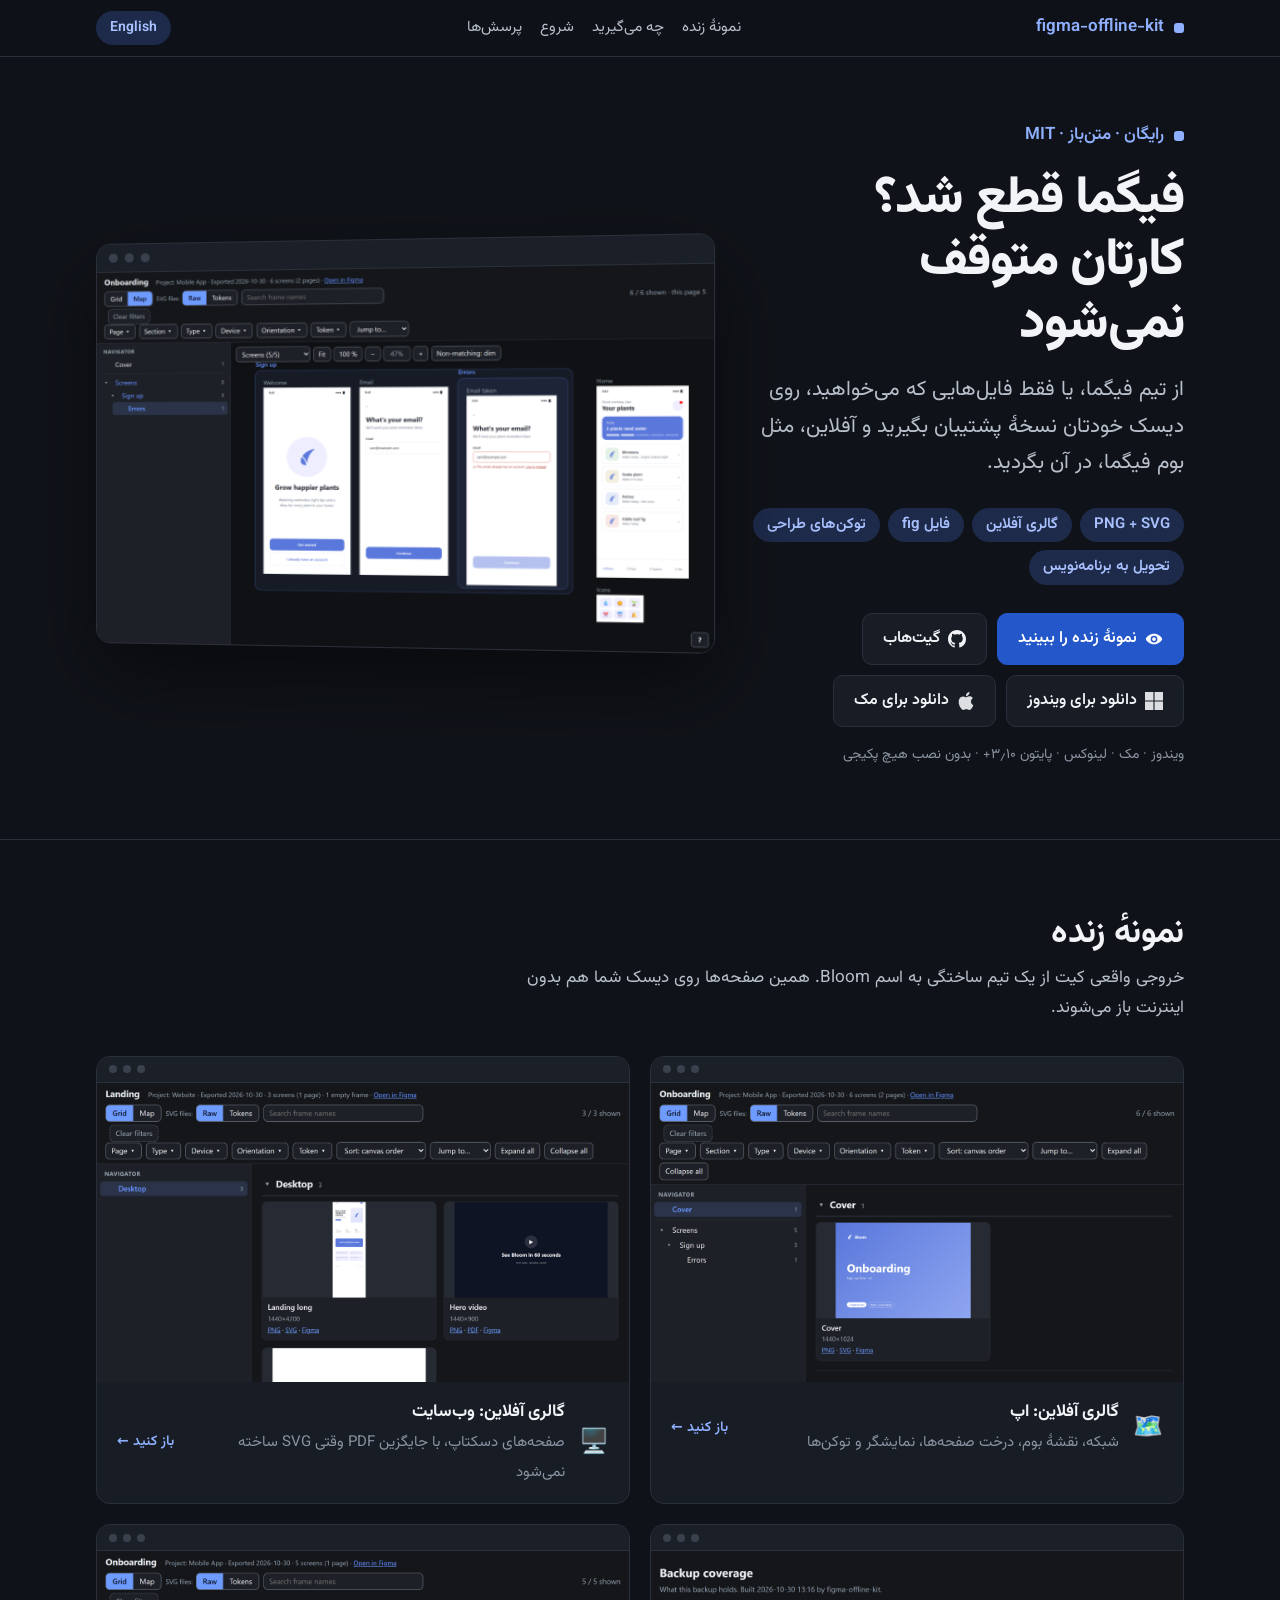
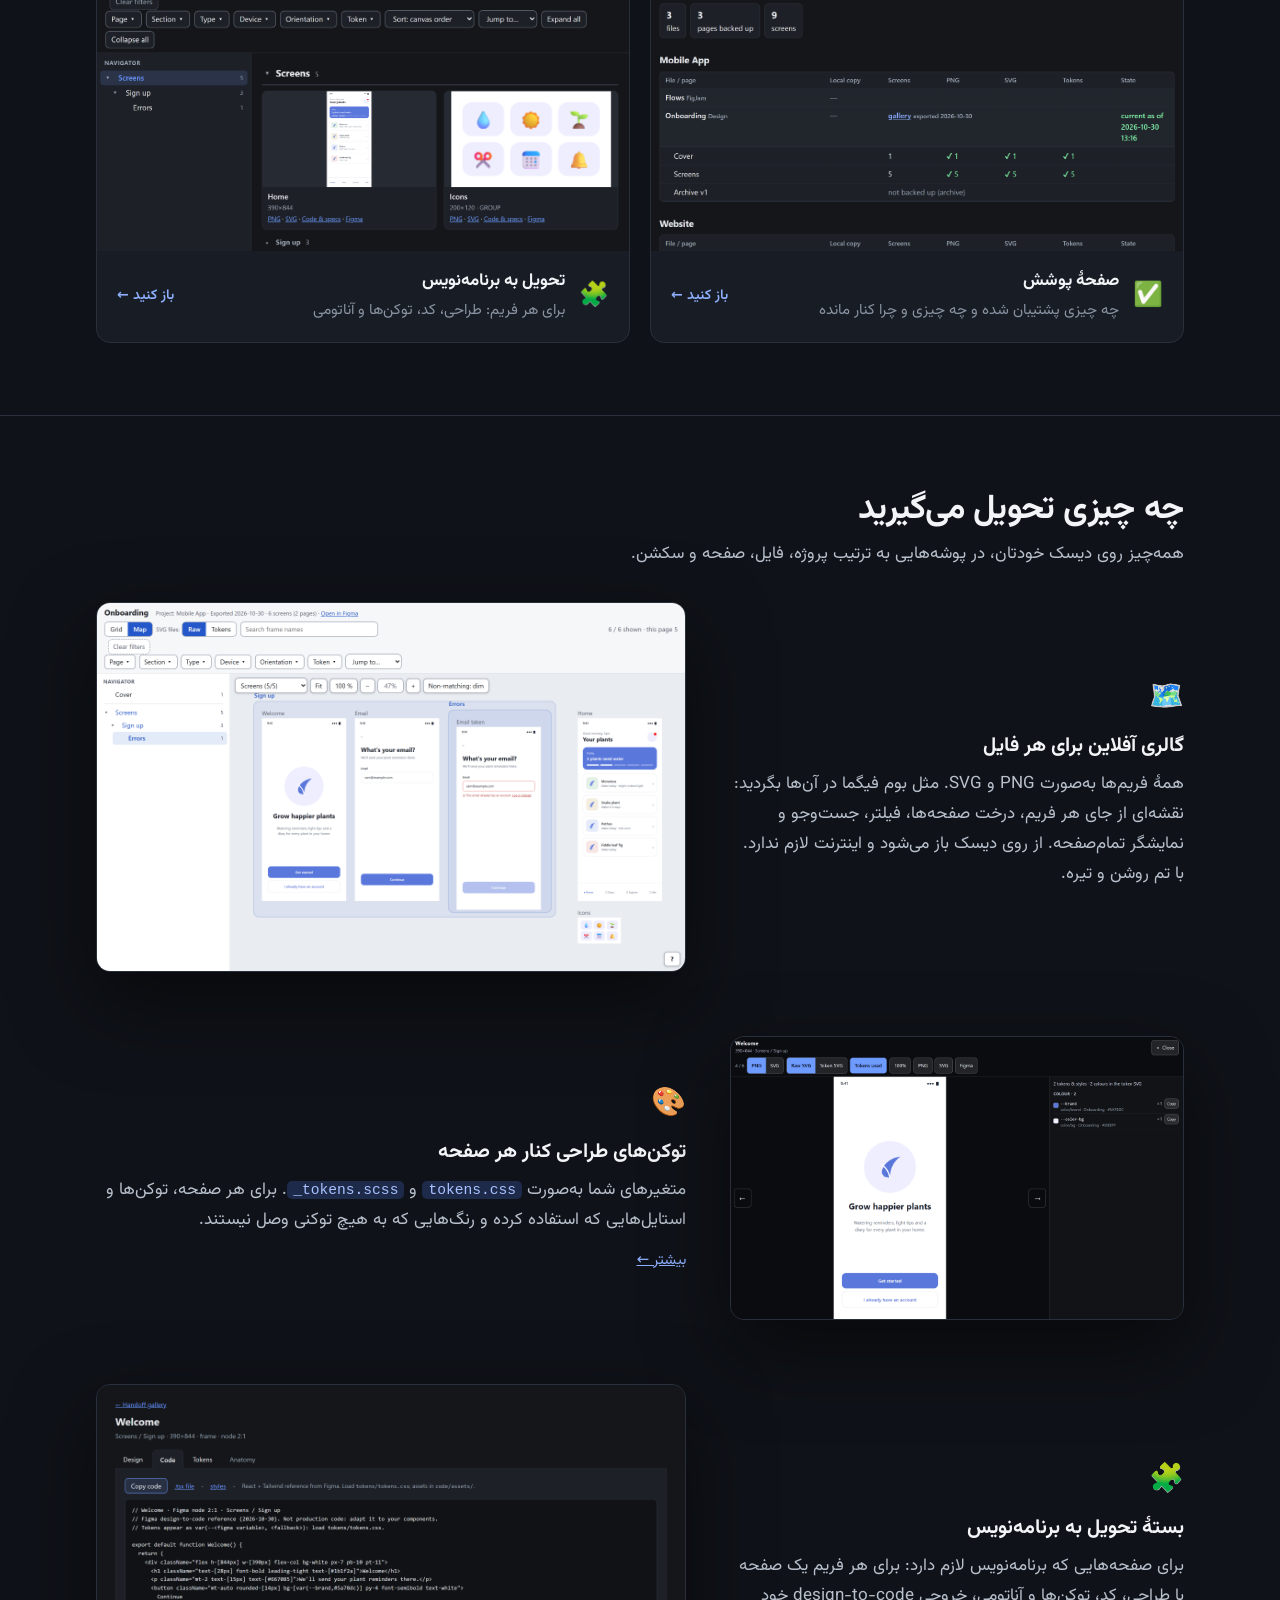
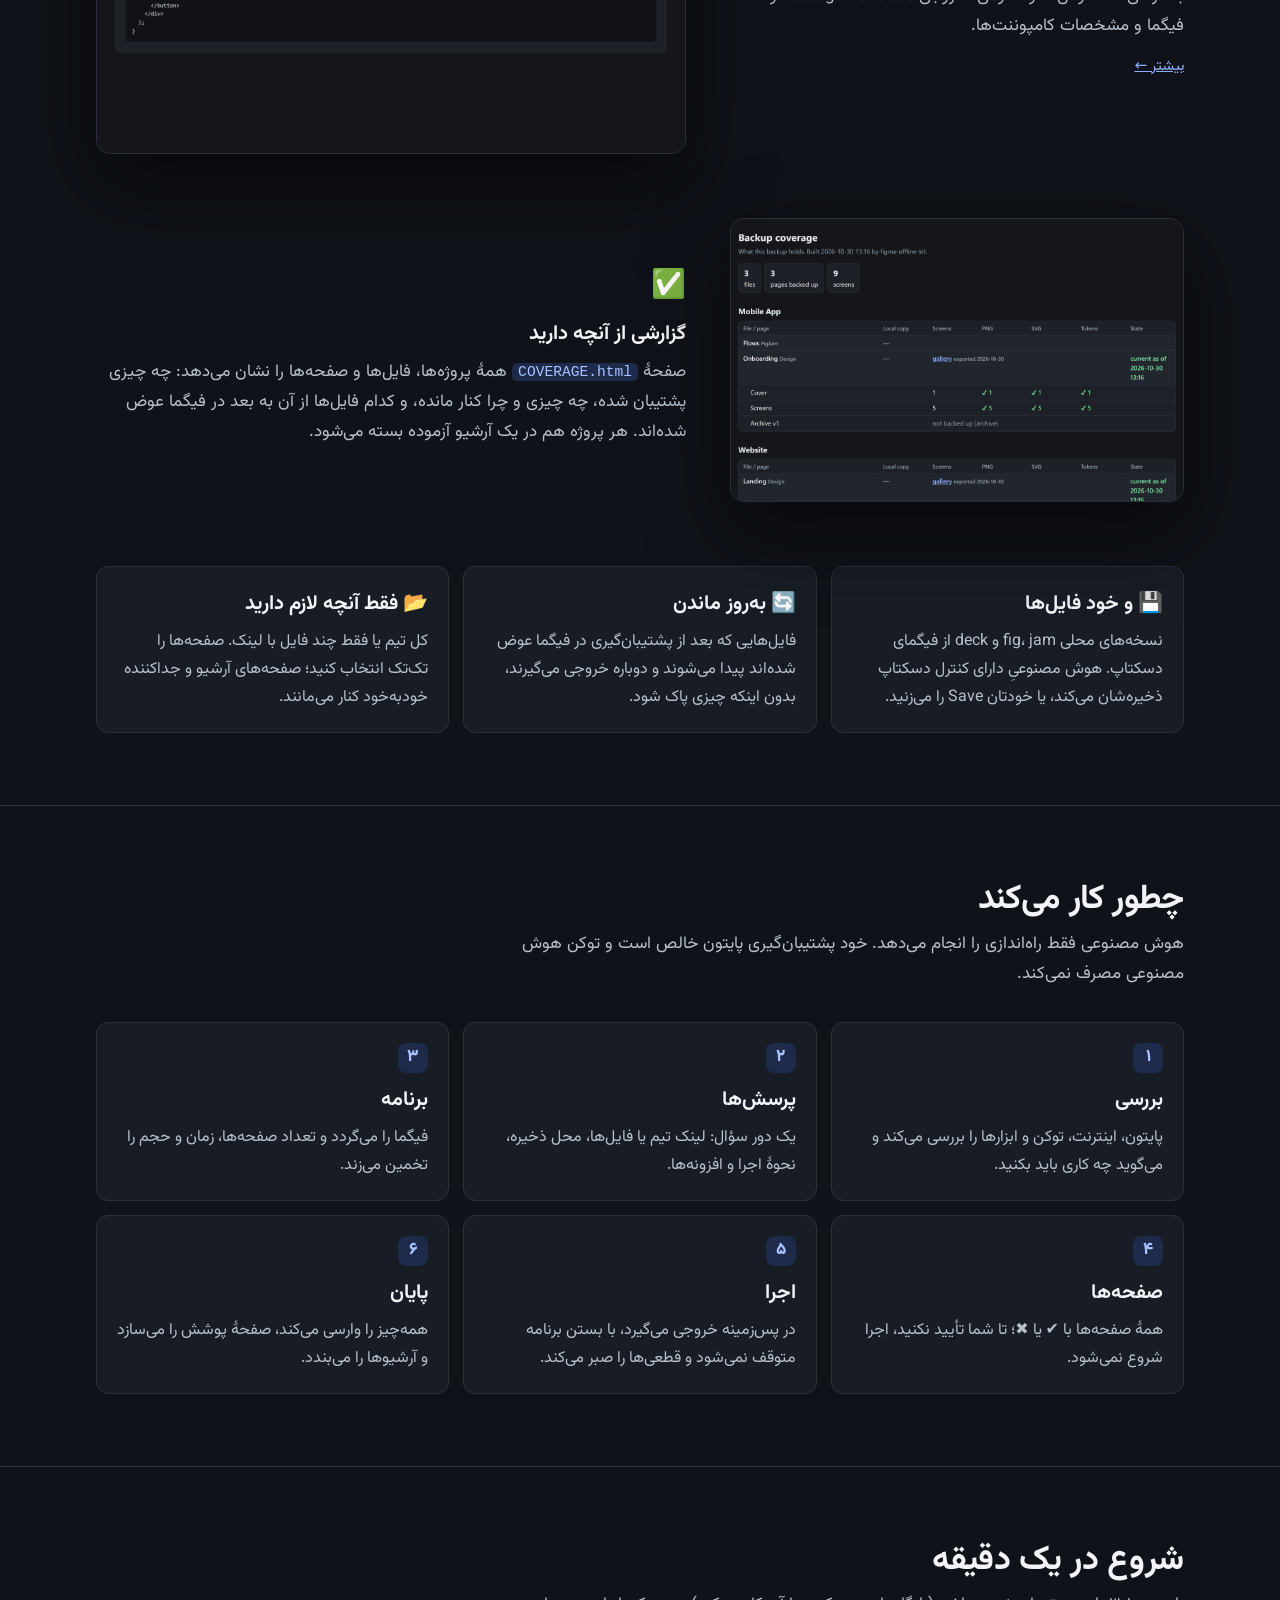
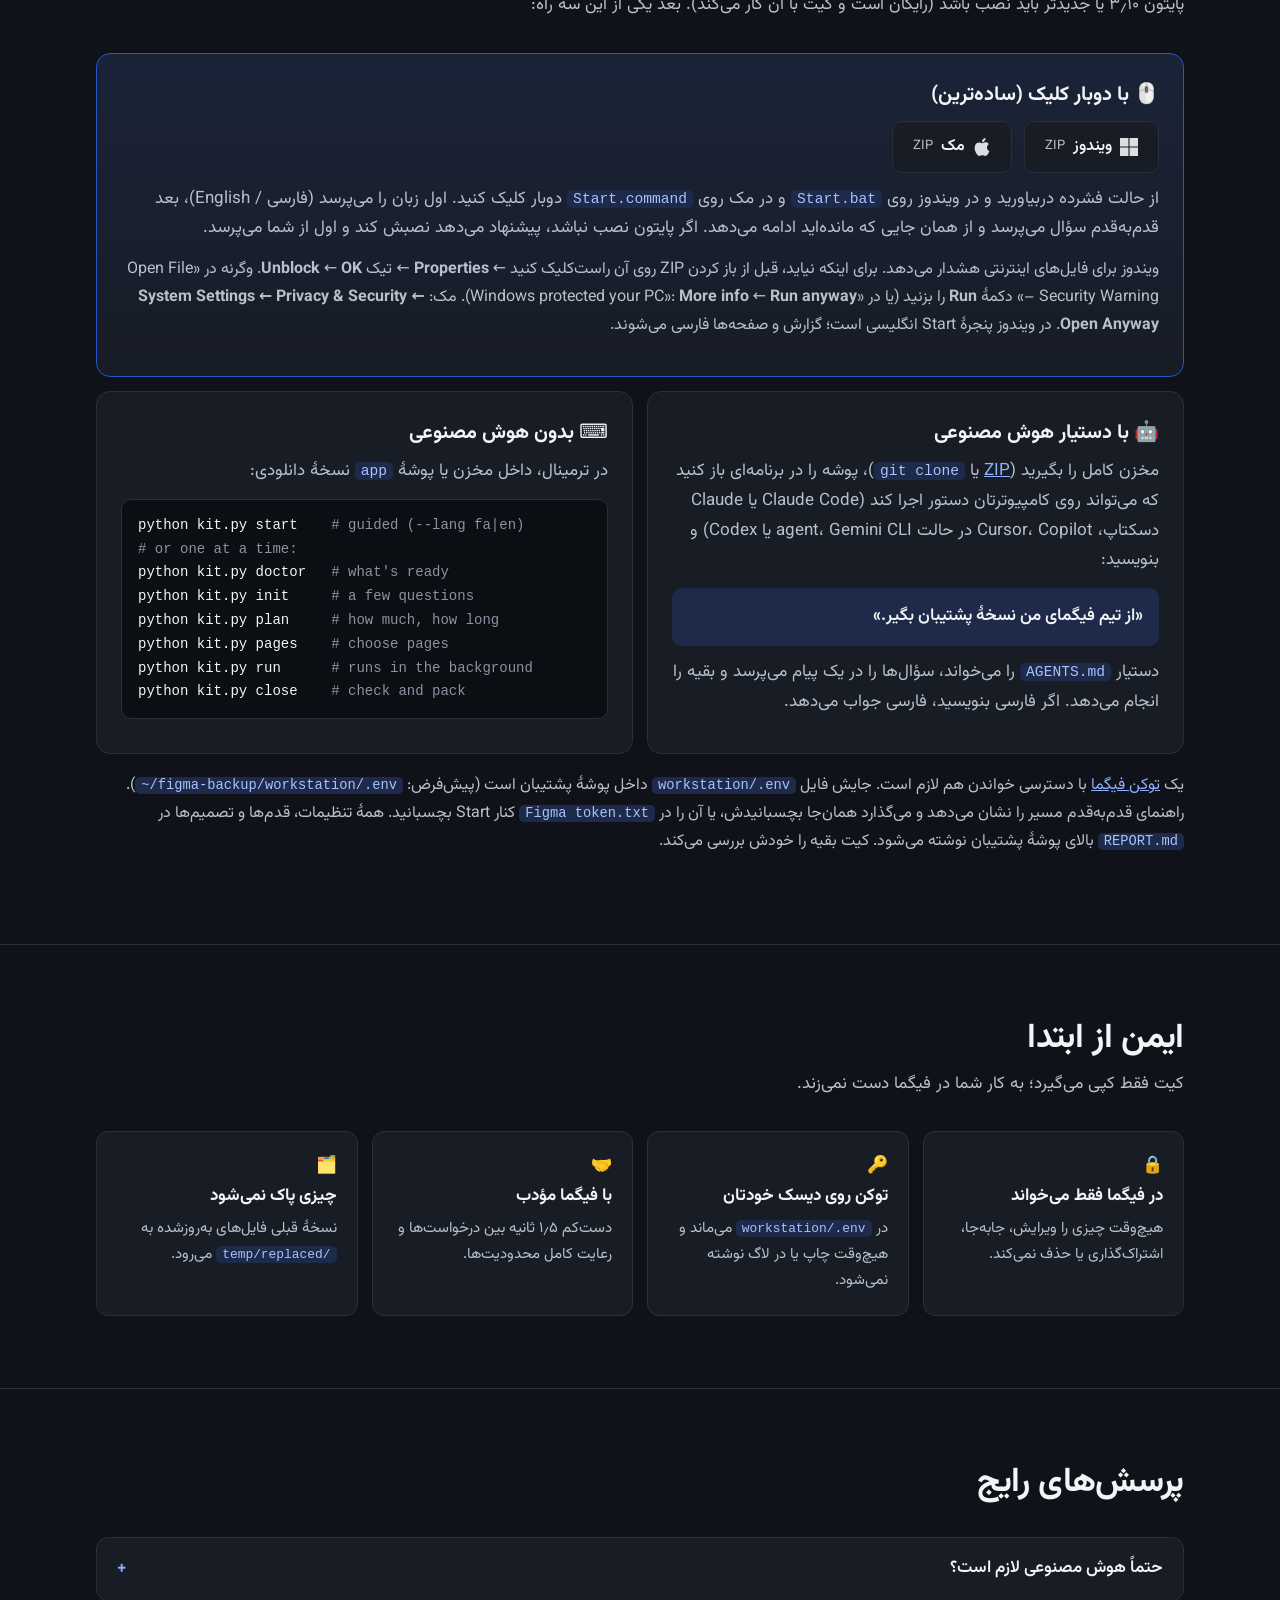
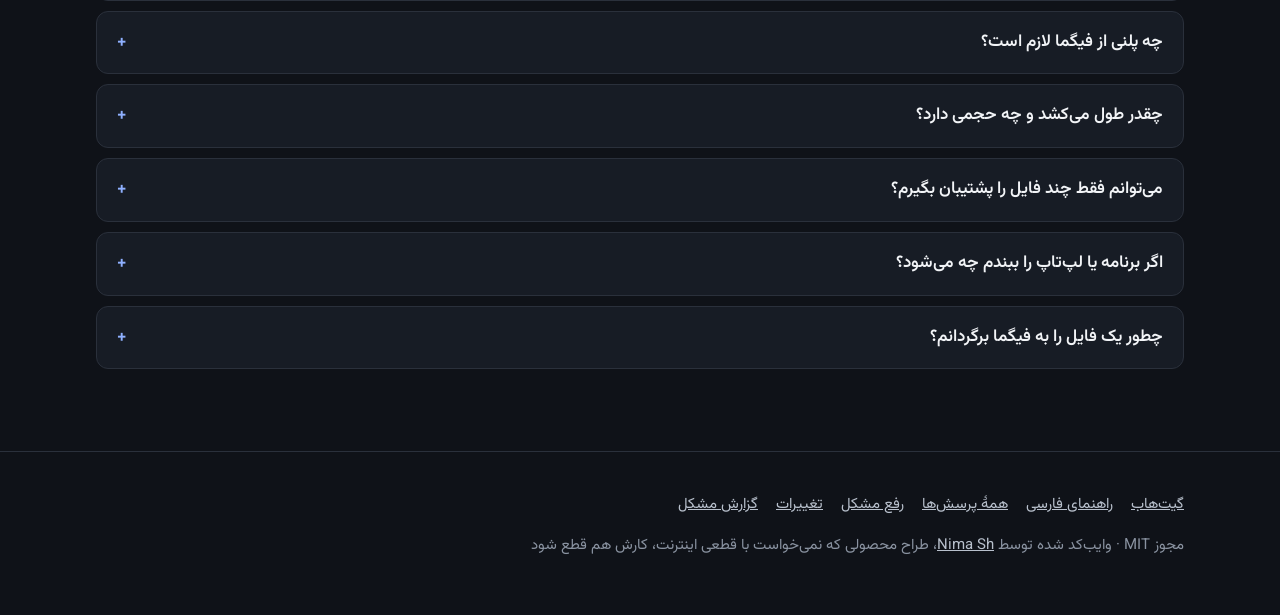
<file: index.html>
<!doctype html>
<html lang="fa" dir="rtl">
<head>
<meta charset="utf-8">
<meta name="viewport" content="width=device-width, initial-scale=1">
<title>figma-offline-kit</title>
<meta name="description" content="از تیم فیگما روی دیسک خودتان نسخهٔ پشتیبان بگیرید و آفلاین در آن بگردید. Back up your Figma team to your own disk and browse it offline.">
<meta property="og:title" content="figma-offline-kit">
<meta property="og:description" content="Back up your Figma team to your own disk, and keep working when Figma or the internet is down.">
<meta property="og:image" content="https://aenimaa.github.io/figma-offline-kit/docs/images/hero.png">
<meta name="twitter:card" content="summary_large_image">
<link rel="preconnect" href="https://fonts.googleapis.com">
<link rel="preconnect" href="https://fonts.gstatic.com" crossorigin>
<link href="https://fonts.googleapis.com/css2?family=Vazirmatn:wght@400;600;800&display=swap" rel="stylesheet">
<style>
  :root {
    --bg:#0F1218; --bg2:#141821; --card:#171C25; --line:#2A303B;
    --text:#F2F4F7; --muted:#B8C0CC; --dim:#8A93A1;
    --accent:#8FB0FF; --accent-strong:#2457C9; --chip:#1D2A4A; --chip-text:#A9C1FF;
    --ok:#7FD6A4;
  }
  * { box-sizing:border-box; }
  html { scroll-behavior:smooth; }
  body { margin:0; background:var(--bg); color:var(--text); font:17px/1.75 "Vazirmatn",Tahoma,system-ui,sans-serif; -webkit-font-smoothing:antialiased; }
  html[lang=en] body { line-height:1.6; }
  html[lang=fa] [lang=en], html[lang=en] [lang=fa] { display:none !important; }
  a { color:var(--accent); }
  img { max-width:100%; height:auto; display:block; }
  code, pre { font-family:ui-monospace,"Cascadia Mono",Consolas,monospace; direction:ltr; unicode-bidi:isolate; }
  code { background:var(--chip); color:var(--chip-text); padding:1px 6px; border-radius:5px; font-size:.86em; }
  .wrap { max-width:1120px; margin:0 auto; padding:0 16px; }
  section { padding:72px 0; border-top:1px solid var(--line); scroll-margin-top:56px; }
  h2 { font-size:clamp(26px,4vw,34px); line-height:1.3; margin:0 0 8px; letter-spacing:-.01em; }
  h3 { font-size:20px; margin:0 0 6px; }
  .lead { color:var(--muted); margin:0 0 32px; max-width:680px; }
  .kicker { display:flex; align-items:center; gap:10px; font-weight:600; color:var(--accent); }
  .kicker i { width:10px; height:10px; border-radius:3px; background:currentColor; }

  /* top bar */
  .top { position:sticky; top:0; z-index:5; background:rgba(15,18,24,.85); backdrop-filter:blur(10px); border-bottom:1px solid var(--line); }
  .top .wrap { display:flex; align-items:center; justify-content:space-between; gap:12px; height:56px; }
  .top nav { display:flex; gap:18px; font-size:15px; }
  .top nav a { color:var(--muted); text-decoration:none; }
  .top nav a:hover { color:var(--text); }
  .lang { background:var(--chip); color:var(--chip-text); border:0; border-radius:99px; padding:6px 14px; font:600 14px "Vazirmatn",system-ui,sans-serif; cursor:pointer; }
  .lang:hover { background:#25355d; }

  /* hero */
  .hero { display:grid; grid-template-columns:1fr 1.35fr; gap:56px; align-items:center; padding:64px 16px 72px; }
  .hero h1 { font-size:clamp(36px,5vw,52px); line-height:1.2; font-weight:800; letter-spacing:-.02em; margin:18px 0 16px; }
  .hero p { font-size:clamp(18px,2.2vw,21px); color:var(--muted); margin:0 0 26px; }
  .chips { display:flex; flex-wrap:wrap; gap:8px; margin:0 0 28px; padding:0; list-style:none; }
  .chips li { background:var(--chip); color:var(--chip-text); border-radius:99px; padding:4px 14px; font-size:15px; font-weight:600; }
  .ctas { display:flex; flex-wrap:wrap; gap:10px; }
  .btn { display:inline-flex; align-items:center; gap:8px; padding:11px 20px; border-radius:10px; font-weight:600; text-decoration:none; font-size:16px; border:1px solid var(--line); color:var(--text); background:var(--card); }
  .btn:hover { border-color:var(--accent); }
  .btn.primary { background:var(--accent-strong); border-color:var(--accent-strong); color:#fff; }
  .btn.primary:hover { background:#2d66e6; }
  .btn.dl.rec { border-color:var(--accent); box-shadow:0 0 0 1px var(--accent) inset; }
  .btn.dl small { font-weight:400; opacity:.75; font-size:13px; }
  .btn svg.ic { width:18px; height:18px; flex:none; fill:currentColor; }
  .btn.dl svg.ic { opacity:.9; }
  .dls { display:flex; flex-wrap:wrap; gap:12px; margin:8px 0 12px; }
  .need code { overflow-wrap:anywhere; }
  .meta { color:var(--dim); font-size:14px; margin-top:16px; }
  .shot { border-radius:14px; overflow:hidden; position:relative; border:1px solid var(--line); box-shadow:0 30px 80px rgba(0,0,0,.5); background:var(--bg2); }
  .shot .bar { height:28px; background:#1A1F28; border-bottom:1px solid var(--line); display:flex; align-items:center; gap:7px; padding:0 12px; direction:ltr; }
  .shot .bar i { width:9px; height:9px; border-radius:50%; background:#3A414D; }

  /* demo cards */
  .cards { display:grid; grid-template-columns:repeat(2,1fr); gap:20px; }
  a.card { display:flex; flex-direction:column; background:var(--card); border:1px solid var(--line); border-radius:14px; overflow:hidden; color:inherit; text-decoration:none; transition:border-color .2s, transform .2s, box-shadow .2s; }
  a.card:hover { border-color:var(--accent); transform:translateY(-3px); box-shadow:0 20px 50px rgba(0,0,0,.45); }
  a.card .bar { height:26px; background:#1A1F28; border-bottom:1px solid var(--line); display:flex; align-items:center; gap:6px; padding:0 12px; direction:ltr; }
  a.card .bar i { width:8px; height:8px; border-radius:50%; background:#3A414D; }
  a.card .thumb { aspect-ratio:16/9; overflow:hidden; background:var(--bg2); }
  a.card .thumb img { width:100%; height:100%; object-fit:cover; object-position:top left; transition:transform .4s; }
  a.card:hover .thumb img { transform:scale(1.03); }
  a.card .body { display:flex; align-items:center; gap:14px; padding:16px 20px; }
  a.card .ic { font-size:24px; }
  a.card .t { flex:1; min-width:0; }
  a.card b { display:block; color:var(--text); font-size:17px; }
  a.card .d { color:var(--dim); font-size:15px; }
  a.card em { font-style:normal; color:var(--accent); font-size:14px; font-weight:600; white-space:nowrap; }

  /* features */
  .feat { display:grid; grid-template-columns:1fr 1.3fr; gap:44px; align-items:center; margin:0 0 64px; }
  .feat:last-child { margin-bottom:0; }
  .feat.flip > .txt { order:2; }
  .feat .txt p { color:var(--muted); margin:0 0 10px; }
  .feat .tag { display:inline-block; font-size:28px; margin-bottom:6px; }
  .feat .more { font-size:15px; }
  .mini { display:grid; grid-template-columns:repeat(auto-fit,minmax(240px,1fr)); gap:14px; margin-top:8px; }
  .mini div { background:var(--card); border:1px solid var(--line); border-radius:12px; padding:20px; }
  .mini p { color:var(--muted); margin:0; font-size:16px; }

  /* steps */
  .steps { display:grid; grid-template-columns:repeat(3,1fr); gap:14px; counter-reset:s; padding:0; margin:0; list-style:none; }
  .steps li { background:var(--card); border:1px solid var(--line); border-radius:12px; padding:20px; }
  .steps .n { display:inline-grid; place-items:center; width:30px; height:30px; border-radius:8px; background:var(--chip); color:var(--chip-text); font-weight:800; margin-bottom:10px; }
  .steps p { color:var(--muted); margin:0; font-size:16px; }

  /* start */
  .two { display:grid; grid-template-columns:1fr 1fr; gap:14px; }
  .panel.hl { border-color:var(--accent-strong); margin-bottom:14px; background:linear-gradient(180deg,#1A2338,var(--card)); }
  .panel.hl p:last-child { margin:0; }
  .panel { background:var(--card); border:1px solid var(--line); border-radius:14px; padding:24px; min-width:0; }
  .panel p { color:var(--muted); margin:0 0 12px; }
  .say { background:var(--chip); color:var(--text); border-radius:10px; padding:14px 16px; font-weight:600; margin:0 0 12px; }
  pre { background:#0B0E13; border:1px solid var(--line); border-radius:10px; padding:14px 16px; margin:0; overflow-x:auto; font-size:14px; line-height:1.7; text-align:left; }
  pre .c { color:var(--dim); }
  .need { margin-top:18px; color:var(--muted); font-size:16px; }

  /* safety + faq */
  .safe { display:grid; grid-template-columns:repeat(4,1fr); gap:14px; }
  .safe div { background:var(--card); border:1px solid var(--line); border-radius:12px; padding:20px; }
  .safe b { display:block; margin-bottom:4px; }
  .safe p { color:var(--muted); margin:0; font-size:15px; }
  details { background:var(--card); border:1px solid var(--line); border-radius:12px; padding:0 20px; margin-bottom:10px; }
  summary { cursor:pointer; padding:16px 0; font-weight:600; list-style:none; display:flex; justify-content:space-between; gap:12px; }
  summary::-webkit-details-marker { display:none; }
  summary::after { content:"+"; color:var(--accent); font-weight:800; }
  details[open] summary::after { content:"−"; }
  details p { color:var(--muted); margin:0 0 16px; }

  footer { border-top:1px solid var(--line); padding:40px 0 56px; color:var(--dim); font-size:15px; }
  footer .links { display:flex; flex-wrap:wrap; gap:6px 18px; margin-bottom:14px; }
  footer a { color:var(--muted); }

  .hero > .shot { transform:perspective(1600px) rotateY(-8deg); transform-origin:left center; }
  html[lang=en] .hero > .shot { transform:perspective(1600px) rotateY(8deg); transform-origin:right center; }
  @media (max-width:880px) {
    .hero > .shot, html[lang=en] .hero > .shot { transform:none; }
    .cards { grid-template-columns:1fr; }
    .hero, .feat, .two { grid-template-columns:1fr; gap:28px; }
    .feat.flip > .txt { order:0; }
    .steps { grid-template-columns:1fr 1fr; }
    .safe { grid-template-columns:1fr 1fr; }
    .top nav { display:none; }
    section { padding:56px 0; }
  }
  @media (max-width:520px) {
    .steps, .safe { grid-template-columns:1fr; }
    .btn { flex:1 1 auto; justify-content:center; }
  }
</style>
</head>
<body>

<header class="top">
  <div class="wrap">
    <div class="kicker"><i></i>figma-offline-kit</div>
    <nav>
      <a href="#demo"><span lang="fa">نمونهٔ زنده</span><span lang="en">Live demo</span></a>
      <a href="#features"><span lang="fa">چه می‌گیرید</span><span lang="en">What you get</span></a>
      <a href="#start"><span lang="fa">شروع</span><span lang="en">Get started</span></a>
      <a href="#faq"><span lang="fa">پرسش‌ها</span><span lang="en">FAQ</span></a>
    </nav>
    <button class="lang" id="lang" type="button"><span lang="fa">English</span><span lang="en">فارسی</span></button>
  </div>
</header>

<main>
  <div class="wrap hero">
    <div>
      <div class="kicker"><i></i><span lang="fa">رایگان · متن‌باز · MIT</span><span lang="en">Free · open source · MIT</span></div>
      <h1><span lang="fa">فیگما قطع شد؟<br>کارتان متوقف نمی‌شود</span><span lang="en">Figma’s down?<br>Your work isn’t.</span></h1>
      <p lang="fa">از تیم فیگما، یا فقط فایل‌هایی که می‌خواهید، روی دیسک خودتان نسخهٔ پشتیبان بگیرید و آفلاین، مثل بوم فیگما، در آن بگردید.</p>
      <p lang="en">Back up your Figma team, or just the files you pick, to your own disk, and browse it offline like the canvas.</p>
      <ul class="chips" lang="fa"><li>PNG + SVG</li><li>گالری آفلاین</li><li>فایل fig</li><li>توکن‌های طراحی</li><li>تحویل به برنامه‌نویس</li></ul>
      <ul class="chips" lang="en"><li>PNG + SVG</li><li>Offline gallery</li><li>.fig files</li><li>Design tokens</li><li>Dev handoff</li></ul>
      <div class="ctas">
        <a class="btn primary" href="#demo"><svg class="ic" viewBox="0 0 24 24" aria-hidden="true"><path d="M12 5C6.5 5 2.3 8.6 1 12c1.3 3.4 5.5 7 11 7s9.7-3.6 11-7c-1.3-3.4-5.5-7-11-7zm0 11.5A4.5 4.5 0 1 1 12 7.5a4.5 4.5 0 0 1 0 9zm0-7a2.5 2.5 0 1 0 0 5 2.5 2.5 0 0 0 0-5z"/></svg><span lang="fa">نمونهٔ زنده را ببینید</span><span lang="en">See the live demo</span></a>
        <a class="btn" href="https://github.com/aenimaa/figma-offline-kit"><svg class="ic" viewBox="0 0 16 16" aria-hidden="true"><path d="M8 0C3.58 0 0 3.58 0 8c0 3.54 2.29 6.53 5.47 7.59.4.07.55-.17.55-.38 0-.19-.01-.82-.01-1.49-2.01.37-2.53-.49-2.69-.94-.09-.23-.48-.94-.82-1.13-.28-.15-.68-.52-.01-.53.63-.01 1.08.58 1.23.82.72 1.21 1.87.87 2.33.66.07-.52.28-.87.51-1.07-1.78-.2-3.64-.89-3.64-3.95 0-.87.31-1.59.82-2.15-.08-.2-.36-1.02.08-2.12 0 0 .67-.21 2.2.82.64-.18 1.32-.27 2-.27.68 0 1.36.09 2 .27 1.53-1.04 2.2-.82 2.2-.82.44 1.1.16 1.92.08 2.12.51.56.82 1.27.82 2.15 0 3.07-1.87 3.75-3.65 3.95.29.25.54.73.54 1.48 0 1.07-.01 1.93-.01 2.2 0 .21.15.46.55.38A8.013 8.013 0 0016 8c0-4.42-3.58-8-8-8z"/></svg><span lang="fa">گیت‌هاب</span><span lang="en">GitHub</span></a>
        <a class="btn dl" data-os="windows" href="downloads/figma-offline-kit-windows.zip" download><svg class="ic" viewBox="0 0 16 16" aria-hidden="true"><path d="M0 0h7.5v7.5H0zM8.5 0H16v7.5H8.5zM0 8.5h7.5V16H0zM8.5 8.5H16V16H8.5z"/></svg><span lang="fa">دانلود برای ویندوز</span><span lang="en">Download for Windows</span></a>
        <a class="btn dl" data-os="macos" href="downloads/figma-offline-kit-macos.zip" download><svg class="ic" viewBox="0 0 24 24" aria-hidden="true"><path d="M12.152 6.896c-.948 0-2.415-1.078-3.96-1.04-2.04.027-3.91 1.183-4.961 3.014-2.117 3.675-.546 9.103 1.519 12.09 1.013 1.454 2.208 3.09 3.792 3.039 1.52-.065 2.09-.987 3.935-.987 1.831 0 2.35.987 3.96.948 1.637-.026 2.676-1.48 3.676-2.948 1.156-1.688 1.636-3.325 1.662-3.415-.039-.013-3.182-1.221-3.22-4.857-.026-3.04 2.48-4.494 2.597-4.559-1.429-2.09-3.623-2.324-4.39-2.376-2-.156-3.675 1.09-4.61 1.09zM15.53 3.83c.843-1.012 1.4-2.427 1.245-3.83-1.207.052-2.662.805-3.532 1.818-.78.896-1.454 2.338-1.273 3.714 1.338.104 2.715-.688 3.559-1.701"/></svg><span lang="fa">دانلود برای مک</span><span lang="en">Download for macOS</span></a>
      </div>
      <div class="meta"><span lang="fa">ویندوز · مک · لینوکس · پایتون ۳٫۱۰+ · بدون نصب هیچ پکیجی</span><span lang="en">Windows · macOS · Linux · Python 3.10+ · nothing to install</span></div>
    </div>
    <div class="shot"><div class="bar"><i></i><i></i><i></i></div>
      <img src="docs/images/gallery-map-dark.png" width="2560" height="1600" alt="گالری آفلاین در نمای نقشه، با صفحه‌ها همان‌جا که روی بوم فیگما هستند / The offline gallery in map view">
    </div>
  </div>

  <section id="demo">
    <div class="wrap">
      <h2><span lang="fa">نمونهٔ زنده</span><span lang="en">Live demo</span></h2>
      <p class="lead" lang="fa">خروجی واقعی کیت از یک تیم ساختگی به اسم Bloom. همین صفحه‌ها روی دیسک شما هم بدون اینترنت باز می‌شوند.</p>
      <p class="lead" lang="en">The kit’s real output for a made-up team called Bloom. On your disk, the same pages open with no internet.</p>
      <div class="cards">
        <a class="card" href="examples/demo/Mobile%20App/Onboarding/index.html">
          <div class="bar"><i></i><i></i><i></i></div>
          <div class="thumb"><img src="site/img/demo-app.png" width="2560" height="1600" loading="lazy" alt="The app gallery in grid view"></div>
          <div class="body"><span class="ic">🗺️</span>
            <div class="t"><b lang="fa">گالری آفلاین: اپ</b><b lang="en">Offline gallery: app</b>
              <span class="d" lang="fa">شبکه، نقشهٔ بوم، درخت صفحه‌ها، نمایشگر و توکن‌ها</span><span class="d" lang="en">Grid, canvas map, page tree, viewer and tokens</span></div>
            <em lang="fa">باز کنید ←</em><em lang="en">Open →</em></div>
        </a>
        <a class="card" href="examples/demo/Website/Landing/index.html">
          <div class="bar"><i></i><i></i><i></i></div>
          <div class="thumb"><img src="site/img/demo-web.png" width="2560" height="1600" loading="lazy" alt="The website gallery"></div>
          <div class="body"><span class="ic">🖥️</span>
            <div class="t"><b lang="fa">گالری آفلاین: وب‌سایت</b><b lang="en">Offline gallery: website</b>
              <span class="d" lang="fa">صفحه‌های دسکتاپ، با جایگزین PDF وقتی SVG ساخته نمی‌شود</span><span class="d" lang="en">Desktop pages, with a PDF fallback when SVG can’t render</span></div>
            <em lang="fa">باز کنید ←</em><em lang="en">Open →</em></div>
        </a>
        <a class="card" href="examples/demo/COVERAGE.html">
          <div class="bar"><i></i><i></i><i></i></div>
          <div class="thumb"><img src="site/img/demo-coverage.png" width="2560" height="1600" loading="lazy" alt="The coverage page"></div>
          <div class="body"><span class="ic">✅</span>
            <div class="t"><b lang="fa">صفحهٔ پوشش</b><b lang="en">Coverage page</b>
              <span class="d" lang="fa">چه چیزی پشتیبان شده و چه چیزی و چرا کنار مانده</span><span class="d" lang="en">What the backup holds, and what was left out and why</span></div>
            <em lang="fa">باز کنید ←</em><em lang="en">Open →</em></div>
        </a>
        <a class="card" href="examples/handoff/Onboarding%20sign-up/index.html">
          <div class="bar"><i></i><i></i><i></i></div>
          <div class="thumb"><img src="site/img/demo-handoff.png" width="2560" height="1600" loading="lazy" alt="The dev handoff gallery"></div>
          <div class="body"><span class="ic">🧩</span>
            <div class="t"><b lang="fa">تحویل به برنامه‌نویس</b><b lang="en">Dev handoff</b>
              <span class="d" lang="fa">برای هر فریم: طراحی، کد، توکن‌ها و آناتومی</span><span class="d" lang="en">Per frame: design, code, tokens and anatomy</span></div>
            <em lang="fa">باز کنید ←</em><em lang="en">Open →</em></div>
        </a>
      </div>
    </div>
  </section>

  <section id="features">
    <div class="wrap">
      <h2><span lang="fa">چه چیزی تحویل می‌گیرید</span><span lang="en">What you get</span></h2>
      <p class="lead" lang="fa">همه‌چیز روی دیسک خودتان، در پوشه‌هایی به ترتیب پروژه، فایل، صفحه و سکشن.</p>
      <p class="lead" lang="en">Everything on your own disk, in folders by project, file, page and section.</p>

      <div class="feat">
        <div class="txt">
          <span class="tag">🗺️</span>
          <h3><span lang="fa">گالری آفلاین برای هر فایل</span><span lang="en">An offline gallery for every file</span></h3>
          <p lang="fa">همهٔ فریم‌ها به‌صورت PNG و SVG. مثل بوم فیگما در آن‌ها بگردید: نقشه‌ای از جای هر فریم، درخت صفحه‌ها، فیلتر، جست‌وجو و نمایشگر تمام‌صفحه. از روی دیسک باز می‌شود و اینترنت لازم ندارد. با تم روشن و تیره.</p>
          <p lang="en">Every frame as PNG and SVG. Browse them like the canvas: a map of where each frame sits, a page tree, filters, search and a full-screen viewer. It opens from disk, no internet needed, in light or dark.</p>
        </div>
        <div class="shot"><img src="docs/images/gallery-map-light.png" width="2560" height="1600" loading="lazy" alt="Offline gallery, map view, light theme"></div>
      </div>

      <div class="feat flip">
        <div class="txt">
          <span class="tag">🎨</span>
          <h3><span lang="fa">توکن‌های طراحی کنار هر صفحه</span><span lang="en">Design tokens next to every screen</span></h3>
          <p lang="fa">متغیرهای شما به‌صورت <code>tokens.css</code> و <code>_tokens.scss</code>. برای هر صفحه، توکن‌ها و استایل‌هایی که استفاده کرده و رنگ‌هایی که به هیچ توکنی وصل نیستند.</p>
          <p lang="en">Your variables as <code>tokens.css</code> and <code>_tokens.scss</code>. For each screen, the tokens and styles it uses, and the colours bound to nothing.</p>
          <a class="more" href="https://github.com/aenimaa/figma-offline-kit/blob/main/docs/tokens.md"><span lang="fa">بیشتر ←</span><span lang="en">More →</span></a>
        </div>
        <div class="shot"><img src="site/img/viewer-tokens.png" width="2560" height="1600" loading="lazy" alt="Gallery viewer with the tokens panel"></div>
      </div>

      <div class="feat">
        <div class="txt">
          <span class="tag">🧩</span>
          <h3><span lang="fa">بستهٔ تحویل به برنامه‌نویس</span><span lang="en">A handoff package for developers</span></h3>
          <p lang="fa">برای صفحه‌هایی که برنامه‌نویس لازم دارد: برای هر فریم یک صفحه با طراحی، کد، توکن‌ها و آناتومی، خروجی design-to-code خود فیگما و مشخصات کامپوننت‌ها.</p>
          <p lang="en">For the pages a developer needs: one page per frame with design, code, tokens and anatomy, Figma’s own design-to-code output, and component specs.</p>
          <a class="more" href="https://github.com/aenimaa/figma-offline-kit/blob/main/docs/handoff.md"><span lang="fa">بیشتر ←</span><span lang="en">More →</span></a>
        </div>
        <div class="shot"><img src="site/img/handoff-code.png" width="2560" height="1600" loading="lazy" alt="Handoff frame page with the code tab open"></div>
      </div>

      <div class="feat flip">
        <div class="txt">
          <span class="tag">✅</span>
          <h3><span lang="fa">گزارشی از آنچه دارید</span><span lang="en">Proof of what you have</span></h3>
          <p lang="fa">صفحهٔ <code>COVERAGE.html</code> همهٔ پروژه‌ها، فایل‌ها و صفحه‌ها را نشان می‌دهد: چه چیزی پشتیبان شده، چه چیزی و چرا کنار مانده، و کدام فایل‌ها از آن به بعد در فیگما عوض شده‌اند. هر پروژه هم در یک آرشیو آزموده بسته می‌شود.</p>
          <p lang="en"><code>COVERAGE.html</code> shows every project, file and page: what’s backed up, what’s left out and why, and which files changed in Figma since. Each project is packed into a tested archive.</p>
        </div>
        <div class="shot"><img src="site/img/demo-coverage.png" width="2560" height="1600" loading="lazy" alt="Coverage page"></div>
      </div>

      <div class="mini">
        <div>
          <h3>💾 <span lang="fa">و خود فایل‌ها</span><span lang="en">And the real files</span></h3>
          <p lang="fa">نسخه‌های محلی fig، jam و deck از فیگمای دسکتاپ. هوش مصنوعیِ دارای کنترل دسکتاپ ذخیره‌شان می‌کند، یا خودتان Save را می‌زنید.</p>
          <p lang="en">Local <code>.fig</code>, <code>.jam</code> and <code>.deck</code> copies from Figma desktop, saved by an AI with desktop control, or by you pressing Save.</p>
        </div>
        <div>
          <h3>🔄 <span lang="fa">به‌روز ماندن</span><span lang="en">Stays current</span></h3>
          <p lang="fa">فایل‌هایی که بعد از پشتیبان‌گیری در فیگما عوض شده‌اند پیدا می‌شوند و دوباره خروجی می‌گیرند، بدون اینکه چیزی پاک شود.</p>
          <p lang="en">Files changed in Figma since the backup are found and exported again, without deleting anything.</p>
        </div>
        <div>
          <h3>📂 <span lang="fa">فقط آنچه لازم دارید</span><span lang="en">Only what you need</span></h3>
          <p lang="fa">کل تیم یا فقط چند فایل با لینک. صفحه‌ها را تک‌تک انتخاب کنید؛ صفحه‌های آرشیو و جداکننده خودبه‌خود کنار می‌مانند.</p>
          <p lang="en">A whole team or just a few files by link. Pick pages one by one; archive and divider pages are left out by default.</p>
        </div>
      </div>
    </div>
  </section>

  <section id="how">
    <div class="wrap">
      <h2><span lang="fa">چطور کار می‌کند</span><span lang="en">How it works</span></h2>
      <p class="lead" lang="fa">هوش مصنوعی فقط راه‌اندازی را انجام می‌دهد. خود پشتیبان‌گیری پایتون خالص است و توکن هوش مصنوعی مصرف نمی‌کند.</p>
      <p class="lead" lang="en">An AI only does the setup. The backup itself is plain Python, so it uses no AI tokens.</p>
      <ol class="steps">
        <li><span class="n"><span lang="fa">۱</span><span lang="en">1</span></span><h3><span lang="fa">بررسی</span><span lang="en">Doctor</span></h3><p lang="fa">پایتون، اینترنت، توکن و ابزارها را بررسی می‌کند و می‌گوید چه کاری باید بکنید.</p><p lang="en">Checks Python, network, token and tools, and lists what you need to do.</p></li>
        <li><span class="n"><span lang="fa">۲</span><span lang="en">2</span></span><h3><span lang="fa">پرسش‌ها</span><span lang="en">Questions</span></h3><p lang="fa">یک دور سؤال: لینک تیم یا فایل‌ها، محل ذخیره، نحوهٔ اجرا و افزونه‌ها.</p><p lang="en">One round: a team link or file links, where to save, how to run, which extras.</p></li>
        <li><span class="n"><span lang="fa">۳</span><span lang="en">3</span></span><h3><span lang="fa">برنامه</span><span lang="en">Plan</span></h3><p lang="fa">فیگما را می‌گردد و تعداد صفحه‌ها، زمان و حجم را تخمین می‌زند.</p><p lang="en">Scans Figma and estimates screens, time and size.</p></li>
        <li><span class="n"><span lang="fa">۴</span><span lang="en">4</span></span><h3><span lang="fa">صفحه‌ها</span><span lang="en">Pages</span></h3><p lang="fa">همهٔ صفحه‌ها با ✔ یا ✖؛ تا شما تأیید نکنید، اجرا شروع نمی‌شود.</p><p lang="en">Every page with ✔ or ✖; the run waits until you confirm.</p></li>
        <li><span class="n"><span lang="fa">۵</span><span lang="en">5</span></span><h3><span lang="fa">اجرا</span><span lang="en">Run</span></h3><p lang="fa">در پس‌زمینه خروجی می‌گیرد، با بستن برنامه متوقف نمی‌شود و قطعی‌ها را صبر می‌کند.</p><p lang="en">Exports in the background, survives closing the app, waits out outages.</p></li>
        <li><span class="n"><span lang="fa">۶</span><span lang="en">6</span></span><h3><span lang="fa">پایان</span><span lang="en">Close</span></h3><p lang="fa">همه‌چیز را وارسی می‌کند، صفحهٔ پوشش را می‌سازد و آرشیوها را می‌بندد.</p><p lang="en">Verifies everything, writes the coverage page and packs archives.</p></li>
      </ol>
    </div>
  </section>

  <section id="start">
    <div class="wrap">
      <h2><span lang="fa">شروع در یک دقیقه</span><span lang="en">Start in a minute</span></h2>
      <p class="lead" lang="fa">پایتون ۳٫۱۰ یا جدیدتر باید نصب باشد (رایگان است و کیت با آن کار می‌کند). بعد یکی از این سه راه:</p>
      <p class="lead" lang="en">You need Python 3.10 or newer (free; the kit runs on it). Then pick one:</p>
      <div class="panel hl">
        <h3>🖱️ <span lang="fa">با دوبار کلیک (ساده‌ترین)</span><span lang="en">Double-click (the easiest)</span></h3>
        <div class="dls">
          <a class="btn dl" data-os="windows" href="downloads/figma-offline-kit-windows.zip" download><svg class="ic" viewBox="0 0 16 16" aria-hidden="true"><path d="M0 0h7.5v7.5H0zM8.5 0H16v7.5H8.5zM0 8.5h7.5V16H0zM8.5 8.5H16V16H8.5z"/></svg><span lang="fa">ویندوز</span><span lang="en">Windows</span> <small>ZIP</small></a>
          <a class="btn dl" data-os="macos" href="downloads/figma-offline-kit-macos.zip" download><svg class="ic" viewBox="0 0 24 24" aria-hidden="true"><path d="M12.152 6.896c-.948 0-2.415-1.078-3.96-1.04-2.04.027-3.91 1.183-4.961 3.014-2.117 3.675-.546 9.103 1.519 12.09 1.013 1.454 2.208 3.09 3.792 3.039 1.52-.065 2.09-.987 3.935-.987 1.831 0 2.35.987 3.96.948 1.637-.026 2.676-1.48 3.676-2.948 1.156-1.688 1.636-3.325 1.662-3.415-.039-.013-3.182-1.221-3.22-4.857-.026-3.04 2.48-4.494 2.597-4.559-1.429-2.09-3.623-2.324-4.39-2.376-2-.156-3.675 1.09-4.61 1.09zM15.53 3.83c.843-1.012 1.4-2.427 1.245-3.83-1.207.052-2.662.805-3.532 1.818-.78.896-1.454 2.338-1.273 3.714 1.338.104 2.715-.688 3.559-1.701"/></svg><span lang="fa">مک</span><span lang="en">macOS</span> <small>ZIP</small></a>
        </div>
        <p lang="fa">از حالت فشرده دربیاورید و در ویندوز روی <code>Start.bat</code> و در مک روی <code>Start.command</code> دوبار کلیک کنید. اول زبان را می‌پرسد (فارسی / English)، بعد قدم‌به‌قدم سؤال می‌پرسد و از همان جایی که مانده‌اید ادامه می‌دهد. اگر پایتون نصب نباشد، پیشنهاد می‌دهد نصبش کند و اول از شما می‌پرسد.</p>
        <p lang="en">Unzip it and double-click <code>Start.bat</code> on Windows or <code>Start.command</code> on macOS. It asks your language (فارسی / English), then one step at a time, and picks up where you left off. If Python is missing, it offers to install it and asks first.</p>
        <p class="need" lang="fa">ویندوز برای فایل‌های اینترنتی هشدار می‌دهد. برای اینکه نیاید، قبل از باز کردن ZIP روی آن راست‌کلیک کنید ← <b>Properties</b> ← تیک <b>Unblock</b> ← <b>OK</b>. وگرنه در «Open File – Security Warning» دکمهٔ <b>Run</b> را بزنید (یا در «Windows protected your PC»: <b>More info</b> ← <b>Run anyway</b>). مک: <b>System Settings ← Privacy &amp; Security ← Open Anyway</b>. در ویندوز پنجرهٔ Start انگلیسی است؛ گزارش و صفحه‌ها فارسی می‌شوند.</p>
        <p class="need" lang="en">Windows warns about files from the internet. To skip that, before unzipping right-click the ZIP → <b>Properties</b> → tick <b>Unblock</b> → <b>OK</b>. Otherwise click <b>Run</b> on “Open File – Security Warning” (or <b>More info</b> → <b>Run anyway</b> on “Windows protected your PC”). macOS: <b>System Settings → Privacy &amp; Security → Open Anyway</b>.</p>

      </div>
      <div class="two">
        <div class="panel">
          <h3>🤖 <span lang="fa">با دستیار هوش مصنوعی</span><span lang="en">With an AI assistant</span></h3>
          <p lang="fa">مخزن کامل را بگیرید (<a href="https://github.com/aenimaa/figma-offline-kit/archive/refs/heads/main.zip">ZIP</a> یا <code>git clone</code>)، پوشه را در برنامه‌ای باز کنید که می‌تواند روی کامپیوترتان دستور اجرا کند (Claude Code یا Claude دسکتاپ، Cursor، Copilot در حالت agent، Gemini CLI یا Codex) و بنویسید:</p>
          <p lang="en">Get the full repo (<a href="https://github.com/aenimaa/figma-offline-kit/archive/refs/heads/main.zip">ZIP</a> or <code>git clone</code>), open the folder in an AI app that can run commands on your computer (Claude Code or Claude desktop, Cursor, Copilot agent mode, Gemini CLI, Codex), and say:</p>
          <div class="say"><span lang="fa">«از تیم فیگمای من نسخهٔ پشتیبان بگیر.»</span><span lang="en">“Back up my Figma team.”</span></div>
          <p lang="fa">دستیار <code>AGENTS.md</code> را می‌خواند، سؤال‌ها را در یک پیام می‌پرسد و بقیه را انجام می‌دهد. اگر فارسی بنویسید، فارسی جواب می‌دهد.</p>
          <p lang="en">It reads <code>AGENTS.md</code>, asks a few questions in one message, and runs the rest.</p>
        </div>
        <div class="panel">
          <h3>⌨️ <span lang="fa">بدون هوش مصنوعی</span><span lang="en">On your own</span></h3>
          <p lang="fa">در ترمینال، داخل مخزن یا پوشهٔ <code>app</code> نسخهٔ دانلودی:</p>
          <p lang="en">In a terminal, inside the repo or the download's <code>app</code> folder:</p>
<pre>python kit.py start    <span class="c"># guided (--lang fa|en)</span>
<span class="c"># or one at a time:</span>
python kit.py doctor   <span class="c"># what's ready</span>
python kit.py init     <span class="c"># a few questions</span>
python kit.py plan     <span class="c"># how much, how long</span>
python kit.py pages    <span class="c"># choose pages</span>
python kit.py run      <span class="c"># runs in the background</span>
python kit.py close    <span class="c"># check and pack</span></pre>
        </div>
      </div>
      <p class="need" lang="fa">یک <a href="https://github.com/aenimaa/figma-offline-kit/blob/main/docs/figma-token.md">توکن فیگما</a> با دسترسی خواندن هم لازم است. جایش فایل <code dir="ltr">workstation/.env</code> داخل پوشهٔ پشتیبان است (پیش‌فرض: <code dir="ltr">~/figma-backup/workstation/.env</code>). راهنمای قدم‌به‌قدم مسیر را نشان می‌دهد و می‌گذارد همان‌جا بچسبانیدش، یا آن را در <code dir="ltr">Figma token.txt</code> کنار Start بچسبانید. همهٔ تنظیمات، قدم‌ها و تصمیم‌ها در <code dir="ltr">REPORT.md</code> بالای پوشهٔ پشتیبان نوشته می‌شود. کیت بقیه را خودش بررسی می‌کند.</p>
      <p class="need" lang="en">You also need a read-only <a href="https://github.com/aenimaa/figma-offline-kit/blob/main/docs/figma-token.md">Figma token</a>. It goes in <code>workstation/.env</code> inside your backup folder (default <code>~/figma-backup/workstation/.env</code>, on Windows <code>C:\Users\&lt;you&gt;\figma-backup\workstation\.env</code>); the guided start shows the path and lets you paste it there, or paste it into <code>Figma token.txt</code> next to Start. Every setting, step and decision is written down in <code>REPORT.md</code> at the top of the backup folder. The kit checks everything else.</p>
    </div>
  </section>

  <section id="safe">
    <div class="wrap">
      <h2><span lang="fa">ایمن از ابتدا</span><span lang="en">Safe by design</span></h2>
      <p class="lead" lang="fa">کیت فقط کپی می‌گیرد؛ به کار شما در فیگما دست نمی‌زند.</p>
      <p class="lead" lang="en">The kit only copies; it never touches your work in Figma.</p>
      <div class="safe">
        <div>🔒<b lang="fa">در فیگما فقط می‌خواند</b><b lang="en">Read-only in Figma</b><p lang="fa">هیچ‌وقت چیزی را ویرایش، جابه‌جا، اشتراک‌گذاری یا حذف نمی‌کند.</p><p lang="en">It never edits, moves, shares or deletes anything there.</p></div>
        <div>🔑<b lang="fa">توکن روی دیسک خودتان</b><b lang="en">Your token stays local</b><p lang="fa">در <code>workstation/.env</code> می‌ماند و هیچ‌وقت چاپ یا در لاگ نوشته نمی‌شود.</p><p lang="en">It stays in <code>workstation/.env</code> and is never printed or logged.</p></div>
        <div>🤝<b lang="fa">با فیگما مؤدب</b><b lang="en">Polite to Figma</b><p lang="fa">دست‌کم ۱٫۵ ثانیه بین درخواست‌ها و رعایت کامل محدودیت‌ها.</p><p lang="en">At least 1.5 s between calls, rate limits honoured in full.</p></div>
        <div>🗂️<b lang="fa">چیزی پاک نمی‌شود</b><b lang="en">Nothing is deleted</b><p lang="fa">نسخهٔ قبلی فایل‌های به‌روزشده به <code>temp/replaced/</code> می‌رود.</p><p lang="en">Old copies of refreshed files move to <code>temp/replaced/</code>.</p></div>
      </div>
    </div>
  </section>

  <section id="faq">
    <div class="wrap">
      <h2><span lang="fa">پرسش‌های رایج</span><span lang="en">FAQ</span></h2>
      <p class="lead"></p>
      <details><summary><span lang="fa">حتماً هوش مصنوعی لازم است؟</span><span lang="en">Do I need an AI?</span></summary>
        <p lang="fa">نه. هر قدم یک دستور <code>python kit.py …</code> است. هوش مصنوعی فقط کار را به گفت‌وگو تبدیل می‌کند، و اگر کنترل دسکتاپ داشته باشد، فایل‌های fig را هم برایتان ذخیره می‌کند.</p>
        <p lang="en">No. Every step is a <code>python kit.py …</code> command. An AI makes it a conversation, and with desktop control it can also save the <code>.fig</code> copies for you.</p></details>
      <details><summary><span lang="fa">چه پلنی از فیگما لازم است؟</span><span lang="en">Which Figma plan do I need?</span></summary>
        <p lang="fa">هر پلنی برای صفحه‌ها، گالری، نسخه‌های محلی و تحویل به برنامه‌نویس کافی است. خواندن متغیرها از REST API پلن Enterprise می‌خواهد؛ در پلن‌های دیگر، از MCP فیگما یا خروجی متغیرهای خود فیگما استفاده می‌شود.</p>
        <p lang="en">Any plan works for screens, galleries, local copies and handoff. Reading variables through the REST API needs Enterprise; on other plans, the kit uses Figma’s MCP or Figma’s own variables export.</p></details>
      <details><summary><span lang="fa">چقدر طول می‌کشد و چه حجمی دارد؟</span><span lang="en">How long does it take, and how big is it?</span></summary>
        <p lang="fa">دستور <code>plan</code> هر دو را تخمین می‌زند. به‌طور تقریبی: حدود ۱۰ صفحه در دقیقه برای PNG و SVG، و حدود ۰٫۶۵ مگابایت برای هر صفحه. نسخه‌های محلی به حدود ۴۰ فایل در روز محدودند.</p>
        <p lang="en"><code>plan</code> estimates both. Roughly: about 10 screens a minute for PNG + SVG, and about 0.65 MB per screen. Local copies are limited to about 40 a day.</p></details>
      <details><summary><span lang="fa">می‌توانم فقط چند فایل را پشتیبان بگیرم؟</span><span lang="en">Can I back up only some files?</span></summary>
        <p lang="fa">بله. در سؤال‌ها به‌جای لینک تیم، لینک فایل‌ها را بدهید. صفحه‌های هر فایل را هم می‌توانید جدا انتخاب کنید.</p>
        <p lang="en">Yes. In the interview, paste file links instead of a team link. You can also choose pages per file.</p></details>
      <details><summary><span lang="fa">اگر برنامه یا لپ‌تاپ را ببندم چه می‌شود؟</span><span lang="en">Can I close the app or my laptop during the run?</span></summary>
        <p lang="fa">بستن برنامه مشکلی ندارد و اجرا در پس‌زمینه ادامه پیدا می‌کند. اگر کامپیوتر خوابید یا ری‌استارت شد، <code>python kit.py resume</code> را بزنید.</p>
        <p lang="en">Closing the app is fine: the run continues in the background. If the computer sleeps or restarts, run <code>python kit.py resume</code>.</p></details>
      <details><summary><span lang="fa">چطور یک فایل را به فیگما برگردانم؟</span><span lang="en">How do I restore a file into Figma?</span></summary>
        <p lang="fa">فایل fig را داخل فیگما بکشید، یا از منوی Import فیگما استفاده کنید.</p>
        <p lang="en">Drag its <code>.fig</code> into Figma, or use Figma → Import.</p></details>
    </div>
  </section>
</main>

<footer>
  <div class="wrap">
    <div class="links">
      <a href="https://github.com/aenimaa/figma-offline-kit"><span lang="fa">گیت‌هاب</span><span lang="en">GitHub</span></a>
      <a href="https://github.com/aenimaa/figma-offline-kit/blob/main/README.fa.md" lang="fa">راهنمای فارسی</a>
      <a href="https://github.com/aenimaa/figma-offline-kit/blob/main/README.md" lang="en">README</a>
      <a href="https://github.com/aenimaa/figma-offline-kit/blob/main/docs/faq.md"><span lang="fa">همهٔ پرسش‌ها</span><span lang="en">Full FAQ</span></a>
      <a href="https://github.com/aenimaa/figma-offline-kit/blob/main/docs/troubleshooting.md"><span lang="fa">رفع مشکل</span><span lang="en">Troubleshooting</span></a>
      <a href="https://github.com/aenimaa/figma-offline-kit/blob/main/CHANGELOG.md"><span lang="fa">تغییرات</span><span lang="en">Changelog</span></a>
      <a href="https://github.com/aenimaa/figma-offline-kit/issues"><span lang="fa">گزارش مشکل</span><span lang="en">Report a problem</span></a>
    </div>
    <div lang="fa">مجوز MIT · وایب‌کد شده توسط <a href="https://github.com/aenimaa">Nima Sh</a>، طراح محصولی که نمی‌خواست با قطعی اینترنت، کارش هم قطع شود</div>
    <div lang="en">MIT license · Vibe-coded by <a href="https://github.com/aenimaa">Nima Sh</a>, a product designer who didn’t want an outage to stop his work</div>
  </div>
</footer>

<script>
(function () {
  var root = document.documentElement;
  function set(l, save) {
    root.lang = l;
    root.dir = l === 'fa' ? 'rtl' : 'ltr';
    if (save) { try { localStorage.setItem('lang', l); } catch (e) {} }
  }
  var q = new URLSearchParams(location.search).get('lang');
  var saved = null;
  try { saved = localStorage.getItem('lang'); } catch (e) {}
  var l = q || saved;
  if (l === 'en' || l === 'fa') set(l, false);
  document.getElementById('lang').addEventListener('click', function () {
    set(root.lang === 'fa' ? 'en' : 'fa', true);
  });
  // Highlight the download for this computer.
  var plat = ((navigator.userAgentData && navigator.userAgentData.platform) || navigator.platform || navigator.userAgent || '').toLowerCase();
  var mine = /mac|iphone|ipad/.test(plat) ? 'macos' : /win/.test(plat) ? 'windows' : null;
  if (mine) {
    document.querySelectorAll('.btn.dl[data-os="' + mine + '"]').forEach(function (a) { a.classList.add('rec'); });
  }
})();
</script>
</body>
</html>
</file>
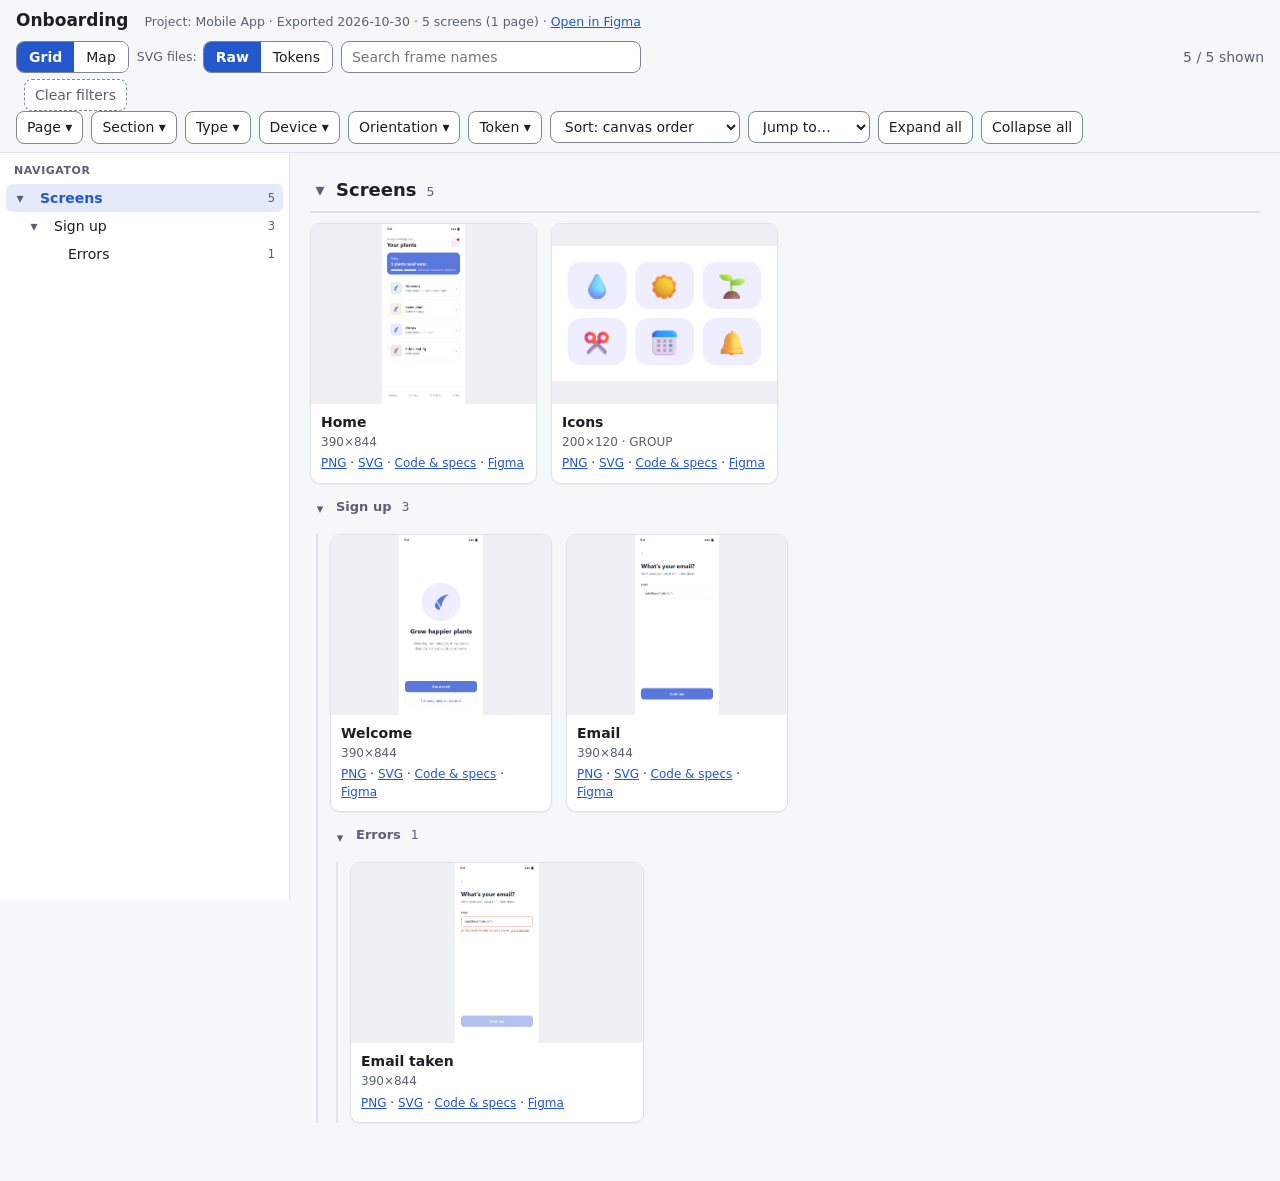
<file: examples/handoff/Onboarding sign-up/index.html>
<!DOCTYPE html>
<html lang="en">
<head>
<meta charset="utf-8">
<meta name="viewport" content="width=device-width, initial-scale=1">
<title>Onboarding &ndash; screens</title>
<style>
:root{--bg:#f6f7f9;--panel:#fff;--fg:#1c1f24;--mut:#596070;--line:#dfe2e8;--ctl:#7d8594;--acc:#2457c9;--accon:#fff;--accbg:rgba(36,87,201,.12);--thumb:#eef0f4;--mapbg:#e9ecf1;--sc:rgba(36,87,201,.07);--shadow:0 1px 2px rgba(0,0,0,.06);--warn:#9a4a00;--tgw:#92400e;--tgd:#1d4ed8;--tgp:#166534;--barh:0px}
@media (prefers-color-scheme:dark){:root{--bg:#14161a;--panel:#1d2026;--fg:#e8eaee;--mut:#9aa3b0;--line:#2c313a;--ctl:#6b7480;--acc:#6e9bff;--accon:#0b1020;--accbg:rgba(110,155,255,.16);--thumb:#262a32;--mapbg:#0f1114;--sc:rgba(110,155,255,.08);--shadow:none;--warn:#fbbf24;--tgw:#fbbf24;--tgd:#93c5fd;--tgp:#86efac}}
*{box-sizing:border-box}
html{scroll-padding-top:calc(var(--barh) + 10px)}
body{margin:0;background:var(--bg);color:var(--fg);font:14px/1.45 system-ui,-apple-system,"Segoe UI",Roboto,Tahoma,"Noto Sans Arabic",sans-serif}
a{color:var(--acc);text-decoration:underline}
button{font:inherit;color:inherit}
:focus-visible{outline:2px solid var(--acc);outline-offset:2px}
.vh{position:absolute!important;width:1px;height:1px;margin:-1px;padding:0;overflow:hidden;clip:rect(0 0 0 0);white-space:nowrap;border:0}
.skip{position:absolute;left:8px;top:-80px;z-index:200;background:var(--panel);color:var(--fg);border:2px solid var(--acc);padding:8px 14px;border-radius:8px}
.skip:focus{top:8px}
.unn{font-style:italic}
.hide,[hidden]{display:none!important}
.warn{color:var(--warn)}
/* header + filter bar: sticky on roomy viewports, plain flow when narrow or short */
#top{position:sticky;top:0;z-index:30;background:var(--bg);border-bottom:1px solid var(--line)}
.ttl{display:flex;flex-wrap:wrap;align-items:baseline;gap:2px 16px;padding:8px 16px 0}
.ttl h1{margin:0;font-size:17px;overflow-wrap:anywhere}
.ttl p{margin:0;color:var(--mut);font-size:12.5px;overflow-wrap:anywhere}
.bar{display:flex;flex-direction:column;gap:6px;padding:8px 16px}
.row{display:flex;flex-wrap:wrap;gap:6px 8px;align-items:center}
.bar input[type=search],.bar select,.btn,.ddb{font:inherit;color:var(--fg);background:var(--panel);border:1px solid var(--ctl);border-radius:8px;padding:5px 10px;min-width:0;min-height:32px;cursor:pointer}
.bar input[type=search]{cursor:text;flex:1 1 160px;max-width:300px}
.bar select{max-width:100%}
.btn:hover,.ddb:hover{border-color:var(--acc)}
.btn[disabled]{color:var(--mut);border-style:dashed;cursor:default}
.seg{display:inline-flex;border:1px solid var(--ctl);border-radius:8px;overflow:hidden}
.seg button{border:0;background:var(--panel);padding:5px 12px;cursor:pointer;min-height:30px}
.seg button[aria-pressed=true]{background:var(--acc);color:var(--accon);font-weight:600}
.seg button[disabled]{color:var(--mut);cursor:default;font-style:italic}
.chip{background:var(--panel);border:1px dashed var(--ctl);border-radius:999px;padding:3px 11px;min-height:30px;cursor:pointer;color:var(--mut)}
.chip[aria-pressed=true]{border:1px solid var(--acc);color:var(--fg);background:var(--accbg)}
.chip[aria-pressed=true]::before{content:"\2713\00a0";color:var(--acc);font-weight:700}
.chip b{color:var(--mut);font-weight:600;margin-left:4px}
.shown{color:var(--mut);margin-left:auto;white-space:nowrap}
.dd{position:relative}
.ddb[aria-expanded=true]{border-color:var(--acc)}
.ddb.on{border-color:var(--acc);background:var(--accbg)}
.ddn{color:var(--acc);font-weight:600}
.ddp{position:absolute;top:calc(100% + 4px);left:0;z-index:50;min-width:230px;max-width:min(380px,92vw);max-height:min(60vh,420px);display:flex;flex-direction:column;background:var(--panel);border:1px solid var(--ctl);border-radius:10px;box-shadow:0 8px 24px rgba(0,0,0,.2);padding:6px}
.ddq{width:100%;margin-bottom:4px}
.ddl{overflow:auto;flex:1;min-height:0}
.ddo{display:flex;align-items:center;gap:8px;padding:4px 6px;min-height:28px;border-radius:6px;cursor:pointer}
.ddo:hover{background:var(--accbg)}
.ddo span{flex:1;min-width:0;overflow-wrap:anywhere}
.ddo b{color:var(--mut);font-weight:400;font-size:12px}
.ddf{display:flex;justify-content:space-between;padding-top:4px;margin-top:4px;border-top:1px solid var(--line)}
.ddf button{border:0;background:none;color:var(--acc);cursor:pointer;padding:4px 8px;text-decoration:underline}
.only-compact,.only-narrow{display:none}
/* layout */
.app{display:flex;align-items:flex-start;position:relative}
#side{flex:none;width:290px;position:sticky;top:var(--barh);height:calc(100vh - var(--barh));height:calc(100dvh - var(--barh));overflow:auto;background:var(--panel);border-right:1px solid var(--line);padding:8px 6px 24px}
#side h2{margin:2px 8px 6px;font-size:11px;letter-spacing:.05em;text-transform:uppercase;color:var(--mut)}
#sideX{display:none}
#tree,#tree ul{list-style:none;margin:0;padding:0}
#tree ul{padding-inline-start:14px}
.tr{display:flex;align-items:center;gap:2px;padding:0 2px;border-radius:6px}
.tr:hover{background:var(--accbg)}
.tr.act{background:var(--accbg)}
.tl{flex:1;min-width:0;display:flex;align-items:center;gap:4px;text-align:start;border:0;background:none;cursor:pointer;padding:3px 6px;min-height:28px;border-radius:6px}
.tr.act .tl{color:var(--acc);font-weight:600}
.tr.anc .lb{color:var(--acc)}
.tl .lb{flex:1;min-width:0;overflow:hidden;text-overflow:ellipsis;white-space:nowrap}
.tl .cn{color:var(--mut);font-size:11.5px;font-weight:400}
.tr.zero .tl{color:var(--mut);font-style:italic;font-weight:400}
.tr.zero .lb{color:var(--mut)}
li.arch>.tr .tl{color:var(--mut)}
li.arch>.tr.act .tl{color:var(--acc)}
.tdv{display:flex;align-items:center;gap:6px;margin:5px 8px;color:var(--mut);font-size:10.5px;line-height:1}
.tdv::before,.tdv::after{content:"";flex:1;border-top:1px solid var(--line)}
.tdv.nolab::after{display:none}
.tdv.arc{margin:10px 4px 6px;font-size:11px;font-weight:600;letter-spacing:.03em}
.tdv.arc::before,.tdv.arc::after{border-top:2px solid var(--line)}
.tc{width:24px;height:24px;flex:none;border:0;background:none;cursor:pointer;color:var(--mut);padding:0;line-height:1}
.tc.nil{visibility:hidden;cursor:default}
.tc::before{content:"\25BE";display:inline-block;transition:transform .12s}
.tc[aria-expanded=false]::before{transform:rotate(-90deg)}
.tr.nk{display:none}
li.tcol>ul{display:none}
#bk{display:none}
#content{flex:1;min-width:0;position:relative}
#main{display:block;padding:0 20px 48px;outline:none}
#mapwrap{display:none;position:relative;flex-direction:column;height:calc(100vh - var(--barh));height:calc(100dvh - var(--barh));min-height:320px;margin:0 -20px -48px}
body.v-map #gridwrap,body.v-map #notice{display:none}
body.v-map #mapwrap{display:flex}
body.v-map #main{padding:0}
body.v-map #mapwrap{margin:0}
body.v-grid .only-map{display:none!important}
body.v-map .only-grid{display:none!important}
.notice{margin:12px 0 0;padding:8px 12px;border:1px solid var(--acc);background:var(--accbg);border-radius:8px}
.notice .btn{margin-inline-start:8px}
.g>.gh{display:flex;align-items:baseline}
.g>.gh h2,.g>.gh h3,.g>.gh h4,.g>.gh h5,.g>.gh h6{margin:0;flex:1;min-width:0}
.gbtn{display:flex;align-items:baseline;flex-wrap:wrap;gap:2px 6px;width:100%;border:0;background:none;text-align:start;cursor:pointer;padding:2px 0;min-height:28px;font-weight:700;font-size:inherit}
.k-page>.gh{margin-top:22px;padding-bottom:6px;border-bottom:2px solid var(--line)}
.k-page>.gh .gbtn{font-size:18px}
.k-sec>.gh{margin-top:12px}
.k-sec>.gh .gbtn{font-size:13px;color:var(--mut)}
.g.arch>.gh .gbtn{color:var(--mut)}
.chev{width:20px;flex:none;color:var(--mut);align-self:center;text-align:center}
.chev::before{content:"\25BE";display:inline-block;transition:transform .12s}
.gbtn[aria-expanded=false] .chev::before{transform:rotate(-90deg)}
.g.col>.gb{display:none}
.cnt{font-weight:400;color:var(--mut);font-size:12.5px;margin-inline-start:4px}
.tg{display:inline-block;flex:none;font:600 10px/1.5 system-ui,sans-serif;letter-spacing:.03em;padding:0 6px;border-radius:999px;border:1px solid currentColor;vertical-align:middle;color:var(--mut)}
.tg-WIP{color:var(--tgw);background:rgba(245,158,11,.14)}
.tg-Dev{color:var(--tgd);background:rgba(59,130,246,.13)}
.tg-Prod{color:var(--tgp);background:rgba(34,197,94,.14)}
.tg-arch{color:var(--mut);border-style:dashed;text-transform:uppercase}
.gdv{display:flex;align-items:center;gap:10px;margin:18px 0 0;color:var(--mut);font-size:12px}
.gdv::before,.gdv::after{content:"";flex:1;border-top:1px solid var(--line)}
.gdv.empty-l::after{display:none}
.gdv.arc{margin-top:36px;font-weight:600;letter-spacing:.04em}
.gdv.arc::before,.gdv.arc::after{border-top:2px solid var(--line)}
.k-sec>.gb{margin-inline-start:6px;padding-inline-start:12px;border-inline-start:2px solid var(--line)}
.grid{display:grid;grid-template-columns:repeat(auto-fill,minmax(min(220px,100%),1fr));gap:14px;margin:10px 0;padding:0;list-style:none}
.card{margin:0;background:var(--panel);border:1px solid var(--line);border-radius:10px;overflow:hidden;box-shadow:var(--shadow);display:flex;flex-direction:column;min-width:0}
.cbtn{display:flex;flex-direction:column;width:100%;padding:0;border:0;background:none;text-align:start;position:relative;cursor:zoom-in;color:inherit}
.cbtn.nobtn{cursor:default}
.cbtn:focus-visible{outline-offset:-3px}
.thumb{display:flex;align-items:center;justify-content:center;width:100%;height:180px;background:var(--thumb)}
.thumb img{width:100%;height:100%;object-fit:contain}
.thumb.missing{color:var(--mut);font-style:italic;border-bottom:1px dashed var(--line)}
.cap{padding:8px 10px 2px;display:flex;flex-direction:column;gap:2px}
.nm{font-weight:600;overflow-wrap:anywhere}
.meta{color:var(--mut);font-size:12px}
.bdg{align-self:flex-start;font:600 10.5px/1.5 system-ui,sans-serif;padding:0 7px;border-radius:999px;border:1px dashed currentColor;color:var(--mut)}
.lk{padding:2px 10px 10px;font-size:12px}
.empty{color:var(--mut);padding:40px 0;text-align:center}
.empty p{margin:4px 0}
/* map */
#map{position:relative;flex:1;min-height:0;overflow:hidden;background:var(--mapbg);touch-action:none;cursor:grab;--iz:1;--z:1;user-select:none;-webkit-user-select:none}
#map:focus-visible{outline-offset:-3px}
#map.drag{cursor:grabbing}
#world{position:absolute;left:0;top:0;width:0;height:0;transform-origin:0 0}
.sc{position:absolute;background:var(--sc);border-radius:28px;box-shadow:inset 0 0 0 calc(2px*var(--iz)) var(--accbg);pointer-events:none}
.sc.dim{background:transparent;box-shadow:inset 0 0 0 calc(1px*var(--iz)) var(--line)}
.sl,.fl{position:absolute;left:0;bottom:100%;transform-origin:0 100%;transform:scale(var(--iz));white-space:nowrap;overflow:hidden;text-overflow:ellipsis;max-width:calc(100% * var(--z));line-height:1.2;pointer-events:none}
.sl{font:600 13px/1.2 system-ui,"Segoe UI",Tahoma,sans-serif;color:var(--acc);margin-bottom:calc(5px*var(--iz));pointer-events:auto;cursor:pointer;padding:0;padding-inline-start:2px;background:none;border:0;text-align:start}
.sc.dim>.sl{color:var(--mut)}
.fl{font:12px/1.2 system-ui,"Segoe UI",Tahoma,sans-serif;color:var(--mut);margin-bottom:calc(4px*var(--iz))}
#map.nolab .fl{display:none}
.fr{position:absolute;background:var(--thumb)}
.fr img{position:absolute;left:0;top:0;width:100%;height:100%;display:block;opacity:0;transition:opacity .15s;-webkit-user-drag:none}
.fr img.ld{opacity:1}
.fb{position:absolute;inset:0;width:100%;height:100%;margin:0;padding:0;border:0;background:transparent;cursor:pointer;border-radius:0}
.fb:focus-visible{outline:calc(3px*var(--iz)) solid var(--acc);outline-offset:calc(2px*var(--iz))}
.fs{position:absolute;right:0;bottom:100%;transform-origin:100% 100%;transform:scale(var(--iz));padding-bottom:calc(4px*var(--iz));font:600 11px/1.2 system-ui,sans-serif;display:none;z-index:3;text-decoration:none}
.fs b{display:block;font-weight:600;color:var(--acc);background:var(--panel);border:1px solid var(--acc);border-radius:5px;padding:1px 6px}
.fr:hover>.fs,.fr:focus-within>.fs{display:block}
.fs:focus-visible{outline:none}
.fs:focus-visible b{outline:2px solid var(--acc);outline-offset:2px}
#map.nolab .fs{display:none!important}
.fr.miss{background:repeating-linear-gradient(45deg,var(--thumb),var(--thumb) 24px,var(--line) 24px,var(--line) 28px)}
.fr:hover{outline:calc(2px*var(--iz)) solid var(--acc)}
.fr.nm{pointer-events:none;background:var(--thumb)}
.fr.nm img{opacity:.15}
#map.hidenm .fr.nm,#map.hidenm .sc.dim{display:none}
#map.space,#map.space .fr,#map.space .fb{cursor:grab}
#mtool{position:absolute;top:10px;left:10px;right:10px;display:flex;flex-wrap:wrap;gap:6px;z-index:5;pointer-events:none;align-items:center}
#mtool>*{pointer-events:auto}
#mtool .btn,#mtool select{box-shadow:0 1px 4px rgba(0,0,0,.18)}
#mtool select{font:inherit;color:var(--fg);background:var(--panel);border:1px solid var(--ctl);border-radius:8px;padding:5px 8px;min-height:32px;max-width:min(320px,60vw)}
#zl{background:var(--panel);border:1px solid var(--ctl);border-radius:8px;padding:5px 10px;min-width:56px;text-align:center;color:var(--mut)}
#mhelpw{position:absolute;right:10px;bottom:10px;z-index:6;display:flex;flex-direction:column;align-items:flex-end;gap:6px;max-width:calc(100% - 20px)}
#mhelp{min-width:36px;font-weight:700;box-shadow:0 1px 4px rgba(0,0,0,.18)}
#mhelp[aria-expanded=true]{border-color:var(--acc);background:var(--accbg)}
#mhint{color:var(--fg);font-size:12px;background:var(--panel);border:1px solid var(--ctl);border-radius:10px;padding:8px 12px;box-shadow:0 6px 20px rgba(0,0,0,.2);max-width:380px}
#mhint dl{display:grid;grid-template-columns:auto 1fr;gap:3px 12px;margin:6px 0 0}
#mhint dt{color:var(--mut)}#mhint dd{margin:0}
/* lightbox (always dark) */
#lb{--lba:#6e9bff;--lbon:#0b1020;position:fixed;inset:0;z-index:100;display:flex;flex-direction:column;overflow:auto;background:#0a0c10;color:#e8eaee}
#lb .hd{flex:none;display:flex;flex-direction:column;gap:6px;padding:8px 12px;border-bottom:1px solid rgba(255,255,255,.18)}
#lb .hd1{display:flex;gap:10px;align-items:flex-start}
#lb .hd2{display:flex;flex-wrap:wrap;gap:6px 8px;align-items:center}
#lb .ti{flex:1;min-width:0}
#lb .lbt{margin:0;font-size:15px;line-height:1.3;overflow-wrap:anywhere;display:-webkit-box;-webkit-line-clamp:2;-webkit-box-orient:vertical;overflow:hidden}
#lb .ti span{color:#b4bcc8;font-size:12px;overflow-wrap:anywhere}
#lbc{color:#b4bcc8;font-size:12.5px;white-space:nowrap}
#lb .note{color:#d8dde5;font-size:12px;border:1px dashed rgba(255,255,255,.4);border-radius:999px;padding:1px 8px}
#lb .seg{border-color:rgba(255,255,255,.35)}
#lb .seg button{border-radius:0}
#lb .lks{display:inline-flex;flex-wrap:wrap;gap:6px}
#lb button,#lb a.b{font:inherit;color:#e8eaee;background:rgba(255,255,255,.1);border:1px solid rgba(255,255,255,.3);border-radius:8px;padding:6px 12px;cursor:pointer;min-height:44px;min-width:44px;display:inline-flex;align-items:center;justify-content:center;gap:4px;text-decoration:none}
#lb button:hover,#lb a.b:hover{background:rgba(255,255,255,.22)}
#lb button[aria-pressed=true]{background:var(--lba);border-color:var(--lba);color:var(--lbon);font-weight:600}
#lb button[disabled]{color:#aab2be;border-style:dashed;cursor:default}
#lb :focus-visible{outline:3px solid #fff;outline-offset:2px}
#lb .seg{display:inline-flex;overflow:hidden}
#lb .seg button{border:0}
#lb .stage{flex:1 1 auto;min-height:200px;position:relative;overflow:auto;display:flex}
#lb .stage img{margin:auto;display:block}
#lb.fit .stage{overflow:hidden}
#lb.fit .stage img{max-width:100%;max-height:100%;object-fit:contain}
#lb .nav{position:absolute;top:50%;transform:translateY(-50%);font-size:22px;padding:10px 14px;z-index:2;background:rgba(10,12,16,.7)}
/* v5: token SVG switch + token panel */
.svl{color:var(--mut);font-size:12.5px;margin-inline-end:-2px}
.lk a.tok,#lb a.b.tok{font-weight:600}
#lb .body{flex:1 1 auto;min-height:0;display:flex}
#lb .body .stage{flex:1 1 auto;min-width:0}
#tkp{flex:none;width:380px;max-width:45vw;overflow:auto;border-inline-start:1px solid rgba(255,255,255,.18);padding:10px 12px 24px;font-size:12.5px;background:rgba(255,255,255,.03)}
#tkp h3{margin:12px 0 4px;font-size:11px;letter-spacing:.05em;text-transform:uppercase;color:#b4bcc8}
#tkp h3:first-child{margin-top:0}
#tkp .sum{color:#d8dde5;margin:0 0 6px}
#tkp ul{list-style:none;margin:0;padding:0}
#tkp li{display:flex;align-items:baseline;gap:6px;padding:2px 0;border-bottom:1px solid rgba(255,255,255,.06)}
#tkp li .tn{flex:1;min-width:0;overflow-wrap:break-word}
#tkp li code{font:12px/1.4 ui-monospace,Consolas,monospace;color:#e8eaee}
#tkp li .fg{display:block;color:#9aa3b0;font-size:11px}
#tkp li .ct{color:#b4bcc8;font-variant-numeric:tabular-nums}
#tkp li .ext{font-size:10px;border:1px dashed #9aa3b0;border-radius:999px;padding:0 5px;color:#b4bcc8;white-space:nowrap}
#tkp li button.cp{min-height:28px;min-width:0;padding:2px 7px;font-size:11px}
#tkp .sw{width:14px;height:14px;flex:none;border-radius:3px;border:1px solid rgba(255,255,255,.4);align-self:center}
#tkp .ub li .tn{font:12px/1.4 ui-monospace,Consolas,monospace}
#tkp .none{color:#9aa3b0;font-style:italic}
#tkp .why{color:#9aa3b0;font-size:11.5px;margin:2px 0 6px}
#toast{position:fixed;left:50%;bottom:24px;transform:translateX(-50%);z-index:300;background:#1d2026;color:#e8eaee;border:1px solid #6e9bff;border-radius:8px;padding:6px 12px;font-size:13px}
@media (max-width:899px){#lb .body{flex-direction:column}#tkp{width:auto;max-width:none;max-height:45vh;border-inline-start:0;border-top:1px solid rgba(255,255,255,.18)}}
#lb .prev{left:8px}#lb .next{right:8px}
/* narrow drawer (tree) */
@media (max-width:899px){
  .only-narrow{display:inline-flex;align-items:center}
  #side{position:fixed;z-index:70;left:0;top:0;bottom:0;height:auto;width:min(320px,86vw);transform:translateX(-105%);visibility:hidden;transition:transform .18s,visibility 0s .18s;box-shadow:0 0 24px rgba(0,0,0,.3)}
  body.drawer #side{transform:none;visibility:visible;transition-delay:0s}
  body.drawer #bk{display:block;position:fixed;inset:0;z-index:60;background:rgba(0,0,0,.4)}
  #sideX{display:inline-flex;margin:0 8px 8px}
  #main{padding:0 12px 48px}
  #mapwrap{margin:0 -12px -48px}
  body.v-map #mapwrap{margin:0}
}
/* compact: narrow OR short viewport (also what 200 % / 400 % zoom produces): document flow, filters behind a button */
@media (max-width:699px),(max-height:559px){
  #top{position:static}
  .only-compact{display:inline-flex;align-items:center}
  #fpanel{display:none}
  #top.fo #fpanel{display:flex;flex-direction:column;gap:6px}
  .bar{padding-left:10px;padding-right:10px}
  .ttl{padding-left:10px;padding-right:10px}
  .shown{margin-left:0}
  .dd{position:static}
  .ddp{left:0;right:0;top:auto;max-width:none;min-width:0;z-index:50}
  .bar{position:relative}
  #mapwrap{height:auto;min-height:0;height:max(380px,calc(100dvh - 16px))}
  #mtool{position:static;pointer-events:auto;padding:8px 10px;background:var(--bg);border-bottom:1px solid var(--line)}
  .grid{grid-template-columns:repeat(auto-fill,minmax(min(150px,100%),1fr));gap:10px}
  .thumb{height:140px}
  #side{top:0;height:100vh;height:100dvh}
}
@media (pointer:coarse){
  .bar input[type=search],.bar select,.btn,.ddb,.chip,.seg button,#mtool select{min-height:44px}
  .tl{min-height:40px}.tc{width:36px;height:36px}.gbtn{min-height:44px}
}
@media (prefers-reduced-motion:reduce){*,*::before,*::after{transition:none!important;animation:none!important;scroll-behavior:auto!important}}
</style>
</head>
<body class="v-grid">
<a class="skip" id="skip" href="#main">Skip to gallery</a>
<div id="page">
<header id="top">
<div class="ttl">
<h1 dir="auto">Onboarding</h1>
<p>Project: <span dir="auto">Mobile App</span> &middot; Exported 2026-10-30 &middot; 5 screens (1 page) &middot; <a href="https://www.figma.com/design/FAKEkeyAAA1" target="_blank" rel="noopener">Open in Figma<span class="vh"> (opens in new tab)</span></a></p>
</div>
<div class="bar" id="bar">
<div class="row">
<button type="button" class="btn only-narrow" id="treeBtn" aria-expanded="false" aria-controls="side"><span aria-hidden="true">&#9776;&nbsp;</span>Tree</button>
<div class="seg" role="group" aria-label="View"><button type="button" id="vg" aria-pressed="true">Grid</button><button type="button" id="vm" aria-pressed="false">Map</button></div>
<span id="svwrap" class="row" hidden><span class="svl" id="svlbl">SVG files:</span><span class="seg" role="group" aria-labelledby="svlbl"><button type="button" id="svr" aria-pressed="true" title="Raw SVG, exactly as Figma exported it (fixed colours)">Raw</button><button type="button" id="svt" aria-pressed="false" title="Token SVG: same picture, colours written as var(--token, #hex) so they follow the code's design tokens">Tokens</button></span></span>
<button type="button" class="btn only-compact" id="fbtn" aria-expanded="false" aria-controls="fpanel">Filters</button>
<input id="q" type="search" placeholder="Search frame names" aria-label="Search frame names">
<span class="shown" id="shown" role="status"></span>
</div>
<div id="fpanel">
<div class="row">
<span id="chips" class="row"></span>
<button type="button" class="btn" id="clr">Clear filters</button>
</div>
<div class="row" id="row2">
<span id="dds" class="row"></span>
<select id="sort" class="only-grid" aria-label="Sort"><option value="canvas">Sort: canvas order</option><option value="name">Sort: name A&rarr;Z</option><option value="size">Sort: size (large first)</option><option value="num">Sort: number</option></select>
<select id="jump" aria-label="Jump to"><option value="">Jump to&hellip;</option></select>
<button type="button" class="btn only-grid" id="expall">Expand all</button>
<button type="button" class="btn only-grid" id="colall">Collapse all</button>
</div>
</div>
</div>
</header>
<div class="app">
<nav id="side" aria-label="Navigator"><h2>Navigator</h2><button type="button" class="btn" id="sideX">Close navigator</button><ul id="tree"></ul></nav>
<div id="bk"></div>
<div id="content">
<main id="main" tabindex="-1">
<p class="notice" id="notice" hidden><span id="noticet"></span><button type="button" class="btn" id="noticeb">Expand them</button></p>
<div id="gridwrap"><div id="grid"></div>
<div class="empty" id="empty" hidden><p>No frames match the current filters.</p><p id="fsum"></p><p><button type="button" class="btn" id="clr2">Clear filters</button></p></div></div>
<div id="mapwrap">
<div id="mtool">
<select id="mpage" aria-label="Map page"></select>
<button type="button" class="btn" id="mfit">Fit</button>
<button type="button" class="btn" id="m100">100 %</button>
<button type="button" class="btn" id="mout" aria-label="Zoom out">&minus;</button>
<span id="zl">100%</span>
<button type="button" class="btn" id="min" aria-label="Zoom in">+</button>
<button type="button" class="btn" id="mhide" title="Dim or hide frames that do not match the filters">Non-matching: dim</button>
</div>
<div id="map" tabindex="0" role="group" aria-label="Location map" aria-describedby="mhint"><div id="world"></div></div>
<div id="mhelpw">
<div id="mhint" role="note" hidden><b>Canvas shortcuts</b>
<dl>
<dt>Pan</dt><dd>two-finger scroll &middot; drag &middot; Space- or middle-drag &middot; arrows <small>(Shift: sideways / faster)</small></dd>
<dt>Zoom</dt><dd>pinch &middot; Ctrl+scroll &middot; + &minus; &middot; Ctrl + / &minus;</dd>
<dt>Fit &middot; 100%</dt><dd>Shift+1 &middot; Shift+0</dd>
<dt>Zoom to frame</dt><dd>Shift+2</dd>
<dt>Frames</dt><dd>Tab, then arrows &middot; Enter opens</dd>
</dl></div>
<button type="button" class="btn" id="mhelp" aria-expanded="false" aria-controls="mhint" title="Canvas shortcuts (?)"><span aria-hidden="true">?</span><span class="vh">Canvas shortcuts</span></button>
</div>
</div>
</main>
</div>
</div>
</div>
<div id="lb" class="fit" role="dialog" aria-modal="true" aria-labelledby="lbn" aria-describedby="lbm" hidden>
<div class="hd">
<div class="hd1">
<div class="ti"><h2 id="lbn" class="lbt">Screen viewer</h2><span id="lbm"></span></div>
<button type="button" id="lbx" title="Close (Esc)"><span aria-hidden="true">&times;&nbsp;</span>Close</button>
</div>
<div class="hd2">
<span id="lbc" role="status"></span>
<span class="seg" role="group" aria-label="Image format"><button type="button" id="lbpv" aria-pressed="true" title="Show the PNG (S switches)">PNG</button><button type="button" id="lbsv" aria-pressed="false" title="Show the SVG (S switches)">SVG</button></span>
<span class="seg" role="group" aria-label="SVG files: raw or tokens" id="lbsvs" hidden><button type="button" id="lbsr" aria-pressed="true" title="Raw SVG (R)">Raw SVG</button><button type="button" id="lbst" aria-pressed="false" title="Token SVG (R switches)">Token SVG</button></span>
<button type="button" id="lbtk" aria-pressed="false" aria-controls="tkp" title="Design tokens used on this screen (T)" hidden>Tokens used</button>
<button type="button" id="lbz" aria-pressed="false" title="Actual size, 1 Figma px = 1 CSS px (Z)">100%</button>
<span class="lks" id="lbl"></span>
<span class="note" id="lbsc" hidden></span>
<span class="bdg" id="lbem" hidden>empty frame</span>
</div>
</div>
<div class="body">
<div class="stage" id="stage">
<button type="button" class="nav prev" id="lbp" aria-label="Previous screen" title="Previous (Left arrow)">&larr;</button>
<button type="button" class="nav next" id="lbnx" aria-label="Next screen" title="Next (Right arrow)">&rarr;</button>
</div>
<aside id="tkp" aria-label="Design tokens on this screen" hidden></aside>
</div>
</div>
<div id="toast" role="status" hidden></div>
<script id="data" type="application/json">{"key":"FAKEkeyAAA1","tagOrder":["Page"],"screens":[{"n":2,"id":"2:1","name":"Welcome","type":"FRAME","tag":"Page","page":"Screens","pid":"0:3","section":"Sign up","x":40,"y":80,"w":390,"h":844,"fig":"https://www.figma.com/design/FAKEkeyAAA1?node-id=2-1","png":"screens/png/Screens/Sign%20up/002%20Welcome%20%5B2-1%5D.png","svg":"screens/svg/Screens/Sign%20up/002%20Welcome%20%5B2-1%5D.svg","det":"frames/002%20Welcome%20%5B2-1%5D.html","tsvg":"screens/svg-tokens/Screens/Sign%20up/002%20Welcome%20%5B2-1%5D.svg","tc":2,"tu":[[0,1],[1,1]]},{"n":3,"id":"2:2","name":"Email","type":"FRAME","tag":"Page","page":"Screens","pid":"0:3","section":"Sign up","x":470,"y":80,"w":390,"h":844,"fig":"https://www.figma.com/design/FAKEkeyAAA1?node-id=2-2","png":"screens/png/Screens/Sign%20up/003%20Email%20%5B2-2%5D.png","svg":"screens/svg/Screens/Sign%20up/003%20Email%20%5B2-2%5D.svg","det":"frames/003%20Email%20%5B2-2%5D.html","tsvg":"screens/svg-tokens/Screens/Sign%20up/003%20Email%20%5B2-2%5D.svg","tc":1,"tu":[[0,1]],"ub":[["#5A78DC",1,["Logo"]]]},{"n":4,"id":"2:6","name":"Email taken","type":"FRAME","tag":"Page","page":"Screens","pid":"0:3","section":"Sign up / Errors","x":940,"y":120,"w":390,"h":844,"fig":"https://www.figma.com/design/FAKEkeyAAA1?node-id=2-6","png":"screens/png/Screens/Sign%20up/Errors/004%20Email%20taken%20%5B2-6%5D.png","svg":"screens/svg/Screens/Sign%20up/Errors/004%20Email%20taken%20%5B2-6%5D.svg","det":"frames/004%20Email%20taken%20%5B2-6%5D.html","tsvg":"screens/svg/Screens/Sign%20up/Errors/004%20Email%20taken%20%5B2-6%5D.svg","tc":0,"tu":[]},{"n":5,"id":"2:3","name":"Home","type":"FRAME","tag":"Page","page":"Screens","pid":"0:3","section":"","x":1500,"y":80,"w":390,"h":844,"fig":"https://www.figma.com/design/FAKEkeyAAA1?node-id=2-3","png":"screens/png/Screens/005%20Home%20%5B2-3%5D.png","svg":"screens/svg/Screens/005%20Home%20%5B2-3%5D.svg","det":"frames/005%20Home%20%5B2-3%5D.html","tsvg":"screens/svg/Screens/005%20Home%20%5B2-3%5D.svg","tc":0,"tu":[],"ub":[["#FF0000",1,["Home"]]]},{"n":6,"id":"2:7","name":"Icons","type":"GROUP","tag":"Page","page":"Screens","pid":"0:3","section":"","x":1500,"y":1000,"w":200,"h":120,"fig":"https://www.figma.com/design/FAKEkeyAAA1?node-id=2-7","png":"screens/png/Screens/006%20Icons%20%5B2-7%5D.png","svg":"screens/svg/Screens/006%20Icons%20%5B2-7%5D.svg","det":"frames/006%20Icons%20%5B2-7%5D.html","tsvg":"screens/svg/Screens/006%20Icons%20%5B2-7%5D.svg","tc":0,"tu":[]}],"sections":[{"id":"2:0","name":"Sign up","page":"Screens","path":"Sign up","x":0,"y":0,"w":1400,"h":1000,"tag":"Page","pid":"0:3"},{"id":"2:5","name":"Errors","page":"Screens","path":"Sign up / Errors","x":900,"y":40,"w":480,"h":940,"tag":"Page","pid":"0:3"}],"pages":[{"id":"0:3","name":"Screens","tag":"Page","arch":0,"div":null}],"tk":[{"k":"color","c":"--brand","f":"color/brand","d":"Onboarding","v":"#5A78DC"},{"k":"color","c":"--color-bg","f":"color/bg","d":"Onboarding","v":"#EEEEFF"}]}</script>
<script>
(function(){
"use strict";
var DATA=JSON.parse(document.getElementById('data').textContent);
var S=DATA.screens,KEY=DATA.key,LS='figidx3:'+KEY+':';
function $(id){return document.getElementById(id)}
function el(t,c,x){var e=document.createElement(t);if(c)e.className=c;if(x!=null)e.textContent=x;return e}
function lsGet(k){try{return window.localStorage.getItem(k)}catch(e){return null}}
function lsSet(k,v){try{window.localStorage.setItem(k,v)}catch(e){}}
function lsArr(k){try{var v=JSON.parse(lsGet(k));return Array.isArray(v)?v:[]}catch(e){return []}}
var AR=/[؀-ۿݐ-ݿﭐ-﷿ﹰ-﻿]/;
var EDGE=/^[\s​-‏‪-‮⁠-⁤⁦-⁩﻿­]+|[\s​-‏‪-‮⁠-⁤⁦-⁩﻿­]+$/g;
function L(t){t=String(t==null?'':t).replace(EDGE,'');return t||'(unnamed)'}
function txt(e,t,unn){e.textContent=t;e.dir='auto';if(unn)e.classList.add('unn');else if(AR.test(t))e.lang='fa';return e}
function byYX(a,b){return (a.y-b.y)||(a.x-b.x)||(a.n-b.n)}
function readOrder(arr){ // rows by tolerance (centres within 40% of the smaller height, or y within 24px), then x
  var a=arr.slice().sort(byYX),rows=[],cur=null;
  a.forEach(function(s){
    var same=false;
    if(cur){var cy=s.y+s.h/2,ry=cur.a.y+cur.a.h/2;same=Math.abs(s.y-cur.a.y)<24||Math.abs(cy-ry)<=0.4*Math.min(s.h,cur.a.h)}
    if(same)cur.m.push(s);else{cur={a:s,m:[s]};rows.push(cur)}
  });
  var out=[];rows.forEach(function(r){r.m.sort(function(p,q){return (p.x-q.x)||(p.n-q.n)});out=out.concat(r.m)});
  return out;
}
function collate(a,b){return String(a).localeCompare(String(b),undefined,{numeric:true,sensitivity:'base'})}
var mqCompact=window.matchMedia('(max-width:699px),(max-height:559px)');
var mqNarrow=window.matchMedia('(max-width:899px)');

/* ---------- derived fields ---------- */
var hasPos=S.length>0;
var DEVS=[['mobile','Mobile (<600)'],['tablet','Tablet (600–1023)'],['desktop','Desktop (≥1024)'],['small','Component / small']];
var ORS=[['portrait','Portrait'],['landscape','Landscape']];
var TYPE_ORDER=['FRAME','COMPONENT','COMPONENT_SET','INSTANCE','GROUP'];
S.forEach(function(s,i){
  s.i=i;s.pk=s.pid;s.section=s.section||'';s.unn=!!s.unn;s.emp=!!s.emp;
  s.dn=s.unn?'(unnamed)':s.name;
  if(typeof s.x!=='number'||typeof s.y!=='number'||!s.w||!s.h)hasPos=false;
  var w=s.w||0,h=s.h||0,comp=(s.type==='COMPONENT'||s.type==='COMPONENT_SET');
  s.dev=(comp||h<200)?'small':(w<600?'mobile':(w<1024?'tablet':'desktop'));
  s.or=h>w?'portrait':'landscape';
  s.area=w*h;s.nl=s.dn.toLowerCase();s.match=true;
  var parts=s.section?s.section.split(' / '):[];
  s.secs=parts.map(function(_,k){return parts.slice(0,k+1).join(' / ')});
  s.tks=(s.tu||[]).map(function(t){return String(t[0])});if(s.ub)s.tks.push('!ub');
});
/* v5: SVG files = raw (Figma export) or tokens (colours as var(--token, #hex)); one choice for every gallery */
var TK=DATA.tk||[],HAS_TOK=S.some(function(s){return s.tsvg}),HAS_TU=S.some(function(s){return s.tu});
var SV=(HAS_TOK&&lsGet('figidx:svgv')==='tok')?'tok':'raw';
function svgOf(s){return (SV==='tok'&&s.tsvg)?s.tsvg:s.svg}
function svgLbl(s){return (SV==='tok'&&s.tsvg&&s.tsvg!==s.svg)?'SVG·tokens':'SVG'}
var KLBL={color:'Colour',spacing:'Spacing',radius:'Radius',size:'Size',stroke:'Stroke width',type:'Type variable',effect:'Effect',opacity:'Opacity','text-style':'Text style','effect-style':'Effect style','color-style':'Colour style'};

/* ---------- node model: Page > Section (nested); page order = Figma order, live first, then archive ---------- */
var NODES=[],ROOTS=[],byKey={},secRect={},LAYOUT=[],HAS_ARCH=false,ARC_LBL='──── Archive ────';
(DATA.sections||[]).forEach(function(c){secRect[c.pid+'|'+c.path]=c});
function mk(kind,key,label,parent){
  var n={id:NODES.length,kind:kind,key:key,label:L(label),parent:parent||null,kids:[],own:[],tot:0,cnt:0,box:null,rect:null,tag:'',page:'',pid:'',path:'',arch:false,depth:parent?parent.depth+1:0};
  NODES.push(n);byKey[key]=n;if(parent)parent.kids.push(n);else ROOTS.push(n);return n;
}
function ensureSec(pn,path){
  var parts=path.split(' / '),node=pn;
  for(var k=0;k<parts.length;k++){
    var p=parts.slice(0,k+1).join(' / '),key='S:'+pn.pid+'|'+p,sn=byKey[key];
    if(!sn){sn=mk('sec',key,parts[k],node);sn.tag=pn.tag;sn.page=pn.page;sn.pid=pn.pid;sn.arch=pn.arch;sn.path=p;var r=secRect[pn.pid+'|'+p];if(r&&typeof r.x==='number')sn.rect=r}
    node=sn;
  }
  return node;
}
(DATA.pages||[]).forEach(function(pg){
  var pn=mk('page','P:'+pg.id,pg.name,null);pn.tag=pg.tag;pn.page=L(pg.name);pn.pid=pg.id;pn.arch=!!pg.arch;pn.div=pg.div;
  if(pn.arch)HAS_ARCH=true;
});
S.forEach(function(s){
  var pn=byKey['P:'+s.pid];if(!pn)return;
  var node=s.section?ensureSec(pn,s.section):pn;
  node.own.push(s);s.node=node;s.arch=pn.arch;
});
(DATA.sections||[]).forEach(function(c){var pn=byKey['P:'+c.pid];if(pn&&c.path)ensureSec(pn,c.path)});
function bb(a,x0,y0,x1,y1){if(!a)return[x0,y0,x1,y1];return[Math.min(a[0],x0),Math.min(a[1],y0),Math.max(a[2],x1),Math.max(a[3],y1)]}
function post(n){
  n.tot=n.own.length;var a=null;
  n.own.forEach(function(s){if(hasPos)a=bb(a,s.x,s.y,s.x+s.w,s.y+s.h)});
  n.kids.forEach(function(k){post(k);n.tot+=k.tot;if(k.ub)a=bb(a,k.ub[0],k.ub[1],k.ub[2],k.ub[3])});
  if(n.rect)a=bb(a,n.rect.x,n.rect.y,n.rect.x+n.rect.w,n.rect.y+n.rect.h);
  n.ub=a;
  n.box=a?{x:a[0],y:a[1],w:a[2]-a[0],h:a[3]-a[1]}:null;
  if(n.rect)n.zbox={x:n.rect.x,y:n.rect.y,w:n.rect.w,h:n.rect.h};else n.zbox=n.box;
  if(hasPos)n.kids.sort(function(p,q){return (p.zbox&&q.zbox)?(p.zbox.y-q.zbox.y)||(p.zbox.x-q.zbox.x):0});
}
ROOTS.forEach(post);
var PAGES=ROOTS.filter(function(n){return n.tot>0});
/* LAYOUT: ordered entries {t:'p',n} | {t:'d',label} (Figma divider page(s)) | {t:'a'} (Archive divider), only between visible-able pages */
(function(){
  var seenArch=false,k=0;
  PAGES.forEach(function(pn){
    if(pn.arch&&!seenArch){seenArch=true;LAYOUT.push({t:'a'})}
    else if(pn.div!=null&&pn.div!==undefined&&k>0)LAYOUT.push({t:'d',label:pn.div||''});
    LAYOUT.push({t:'p',n:pn});k++;
  });
})();
function pageOf(n){while(n&&n.kind!=='page')n=n.parent;return n}
function anc(n){var a=[];for(n=n.parent;n;n=n.parent)a.push(n);return a}
/* a divider shows only when a visible page lies on both sides inside its group (Archive divider: when an archive page is visible) */
function updDividers(){
  var vis=function(e){return e.t==='p'&&e.n.cnt>0};
  LAYOUT.forEach(function(e,i){
    if(e.t==='p')return;var show=false,j;
    if(e.t==='a'){for(j=i+1;j<LAYOUT.length;j++)if(vis(LAYOUT[j])){show=true;break}}
    else{
      var before=false,after=false;
      for(j=i-1;j>=0&&LAYOUT[j].t!=='a';j--)if(vis(LAYOUT[j])){before=true;break}
      for(j=i+1;j<LAYOUT.length&&LAYOUT[j].t!=='a';j++)if(vis(LAYOUT[j])){after=true;break}
      show=before&&after;
    }
    (e.els||[]).forEach(function(x){x.classList.toggle('hide',!show)});
  });
}

/* ---------- state ---------- */
var F={tags:new Set(DATA.tagOrder),arch:true,pg:new Set(),sec:new Set(),ty:new Set(),dv:new Set(),or:new Set(),tk:new Set(),q:''};
var view='grid',sortMode='canvas',hideNM=false,mapPage=null;
var archKeys=ROOTS.filter(function(n){return n.arch}).map(function(n){return n.key});
var collapsed=new Set(lsGet(LS+'col')===null?archKeys:lsArr(LS+'col')),tcol=new Set(lsGet(LS+'tcol')===null?archKeys:lsArr(LS+'tcol'));
function saveCol(){lsSet(LS+'col',JSON.stringify(Array.from(collapsed)))}
function saveTcol(){lsSet(LS+'tcol',JSON.stringify(Array.from(tcol)))}
var applying=false;
var ovr=new Map(),autoOpen=false; // while a narrowing filter is active, groups with hits open and user toggles are session-only

function matches(s){
  if(!F.tags.has(s.tag))return false;
  if(!F.arch&&s.arch)return false;
  if(F.pg.size&&!F.pg.has(s.pk))return false;
  if(F.sec.size){var ok=false;for(var k=0;k<s.secs.length;k++)if(F.sec.has(s.secs[k])){ok=true;break}if(!ok)return false}
  if(F.ty.size&&!F.ty.has(s.type))return false;
  if(F.dv.size&&!F.dv.has(s.dev))return false;
  if(F.or.size&&!F.or.has(s.or))return false;
  if(F.tk.size){var hit=false;for(var j=0;j<s.tks.length;j++)if(F.tk.has(s.tks[j])){hit=true;break}if(!hit)return false}
  if(F.q&&s.nl.indexOf(F.q)<0)return false;
  return true;
}
function filtersActive(){
  return F.tags.size!==DATA.tagOrder.length||!F.arch||F.pg.size||F.sec.size||F.ty.size||F.dv.size||F.or.size||F.tk.size||F.q!=='';
}
function narrowing(){return !!(F.q||F.pg.size||F.sec.size||F.ty.size||F.dv.size||F.or.size||F.tk.size)}
function nFilt(){return (F.tags.size!==DATA.tagOrder.length?1:0)+(!F.arch?1:0)+(F.pg.size?1:0)+(F.sec.size?1:0)+(F.ty.size?1:0)+(F.dv.size?1:0)+(F.or.size?1:0)+(F.tk.size?1:0)}
function setPressed(b,on){b.setAttribute('aria-pressed',on?'true':'false')}

/* ---------- grid ---------- */
var ORDER=[];
function ctxOf(s){return s.section||s.page}
function card(s){
  var li=el('li','card');li.dataset.i=s.i;
  var hasBtn=!!s.png;
  var b=el(hasBtn?'button':'div','cbtn'+(hasBtn?'':' nobtn'));if(hasBtn)b.type='button';
  var th=el('span','thumb');
  if(hasBtn){var im=new Image();im.loading='lazy';im.decoding='async';im.alt='';im.src=s.png;th.appendChild(im)}
  else{th.className='thumb missing';th.textContent='not exported'}
  b.appendChild(th);
  var cp=el('span','cap');cp.appendChild(txt(el('span','nm'),s.dn,s.unn));
  var dims=(s.w&&s.h)?(s.w+'×'+s.h):'';
  cp.appendChild(el('span','meta',dims+(s.type&&s.type!=='FRAME'?(dims?' · ':'')+s.type:'')));
  if(s.emp)cp.appendChild(el('span','bdg','empty frame'));
  cp.appendChild(txt(el('span','vh'),', in '+ctxOf(s)));
  b.appendChild(cp);li.appendChild(b);
  var lk=el('span','lk');
  function lnk(t,h){
    var a=el('a',null,t);a.href=h;a.target='_blank';a.rel='noopener';
    a.setAttribute('aria-label',t+', '+s.dn+' (opens in new tab)');
    if(hasBtn)a.tabIndex=-1; // the card button is the one Tab stop; the same links are in the viewer
    if(lk.firstChild)lk.appendChild(document.createTextNode(' · '));lk.appendChild(a);return a;
  }
  if(s.png)lnk('PNG',s.png);if(s.svg){s.svgA=lnk(svgLbl(s),svgOf(s));s.svgA.classList.toggle('tok',svgOf(s)!==s.svg)}if(s.pdf)lnk('PDF',s.pdf);if(s.det){var dl=lnk('Code & specs',s.det);dl.removeAttribute('target');dl.removeAttribute('rel');dl.setAttribute('aria-label','Code and specs, '+s.dn)}lnk('Figma',s.fig);
  li.appendChild(lk);s.card=li;return li;
}
function tagChip(t){return DATA.tagOrder.length<2?document.createTextNode(''):el('span','tg tg-'+t,t)}
function tgs(t){return DATA.tagOrder.length<2?'':' ['+t+']'}
function buildGrid(){
  var root=$('grid');root.textContent='';ORDER=[];
  function build(n,into){
    if(!n.tot)return;
    ORDER.push(n);
    var g=el('section','g k-'+n.kind+(n.arch?' arch':''));g.dataset.nid=n.id;n.g=g;
    var gh=el('div','gh');n.gh=gh;
    var hl=Math.min(2+n.depth,6),h=el('h'+hl);
    var bt=el('button','gbtn');bt.type='button';bt.id='gh-'+n.id;bt.setAttribute('aria-controls','gb-'+n.id);n.gbtn=bt;
    bt.appendChild(el('span','chev'));bt.lastChild.setAttribute('aria-hidden','true');
    bt.appendChild(txt(el('span','gl'),n.label,n.label==='(unnamed)'));
    if(n.kind==='page')bt.appendChild(tagChip(n.tag));
    if(n.arch&&n.kind==='page')bt.appendChild(el('span','tg tg-arch','archive'));
    n.cntEl=el('span','cnt');bt.appendChild(n.cntEl);
    h.appendChild(bt);gh.appendChild(h);g.appendChild(gh);
    var gb=el('div','gb');gb.id='gb-'+n.id;
    if(n.own.length){var gr=el('ul','grid');n.gridEl=gr;n.own.forEach(function(s){gr.appendChild(card(s))});gb.appendChild(gr)}
    n.kids.forEach(function(k){build(k,gb)});
    g.appendChild(gb);into.appendChild(g);
    bt.addEventListener('click',function(){setState(n,!isOpen(n))});
  }
  LAYOUT.forEach(function(e){
    if(e.t==='p'){build(e.n,root);return}
    var lab=e.t==='a'?ARC_LBL:e.label,d=el('p','gdv'+(e.t==='a'?' arc':(e.label?'':' empty-l')),lab);
    if(!lab)d.setAttribute('aria-hidden','true');
    e.els=(e.els||[]);e.els.push(d);root.appendChild(d);
  });
}
function isOpen(n){
  if(ovr.has(n.key))return ovr.get(n.key);
  if(autoOpen&&n.cnt>0)return true;
  return !collapsed.has(n.key);
}
function paint(n){
  if(!n.g)return;var o=isOpen(n);
  n.g.classList.toggle('col',!o);n.gbtn.setAttribute('aria-expanded',o?'true':'false');
}
function setState(n,open,noSave){
  if(!n.g)return;
  if(autoOpen)ovr.set(n.key,open);
  else{if(open)collapsed.delete(n.key);else collapsed.add(n.key);if(!noSave)saveCol()}
  paint(n);
  if(!noSave)updNotice();
}
function allCol(c){ORDER.forEach(function(n){setState(n,!c,true)});if(!autoOpen)saveCol();updNotice();spy()}
function sortGrid(){
  var cmp=sortMode==='name'?function(a,b){return collate(a.dn,b.dn)||(a.n-b.n)}
    :sortMode==='size'?function(a,b){return (b.area-a.area)||(a.n-b.n)}
    :sortMode==='num'?function(a,b){return a.n-b.n}
    :(hasPos?byYX:function(a,b){return a.n-b.n});
  var canvas=(sortMode!=='name'&&sortMode!=='size'&&sortMode!=='num'&&hasPos);
  ORDER.forEach(function(n){if(!n.gridEl)return;(canvas?readOrder(n.own):n.own.slice().sort(cmp)).forEach(function(s){n.gridEl.appendChild(s.card)})});
}
/* hits that sit inside a collapsed group (e.g. the default-collapsed Archive) are announced, never silently hidden */
function updNotice(){
  var n=0;
  if(filtersActive())S.forEach(function(s){
    if(!s.match||!s.node)return;
    for(var x=s.node;x;x=x.parent)if(x.g&&!isOpen(x)){n++;return}
  });
  var bx=$('notice');bx.hidden=!n;
  if(n)$('noticet').textContent=n+' matching frame'+(n===1?' is':'s are')+' inside collapsed groups.';
}

/* ---------- tree navigator ---------- */
function buildTree(){
  var root=$('tree');root.textContent='';
  function build(n,ul){
    if(!n.tot)return;
    var li=el('li');var row=el('div','tr');row.dataset.nid=n.id;
    var kids=n.kids.filter(function(k){return k.tot});
    var tg;
    if(kids.length){
      tg=el('button','tc');tg.type='button';tg.setAttribute('aria-label','Expand or collapse '+n.label);
      tg.setAttribute('aria-expanded',tcol.has(n.key)?'false':'true');tg.setAttribute('aria-controls','tr-'+n.id);
    }else{tg=el('span','tc nil');tg.setAttribute('aria-hidden','true')}
    var tl=el('button','tl');tl.type='button';tl.dataset.nid=n.id;
    var lb=txt(el('span','lb'),n.label,n.label==='(unnamed)');lb.title=n.label;
    var cn=el('span','cn');
    tl.appendChild(lb);if(n.kind==='page')tl.appendChild(tagChip(n.tag));tl.appendChild(cn);
    row.appendChild(tg);row.appendChild(tl);li.appendChild(row);
    if(n.arch)li.classList.add('arch');
    n.li=li;n.trow=row;n.tl=tl;n.tcnt=cn;
    if(kids.length){var sub=el('ul');sub.id='tr-'+n.id;kids.forEach(function(k){build(k,sub)});li.appendChild(sub)}
    if(tcol.has(n.key)&&kids.length)li.classList.add('tcol');
    ul.appendChild(li);
    if(kids.length)tg.addEventListener('click',function(){var c=!li.classList.contains('tcol');li.classList.toggle('tcol',c);tg.setAttribute('aria-expanded',c?'false':'true');if(c)tcol.add(n.key);else tcol.delete(n.key);saveTcol()});
    tl.addEventListener('click',function(){navigate(n)});
    n.ttg=kids.length?tg:null;n.tli=li;
  }
  LAYOUT.forEach(function(e){
    if(e.t==='p'){build(e.n,root);return}
    var li=el('li','tdv'+(e.t==='a'?' arc':(e.label?'':' nolab')),e.t==='a'?ARC_LBL:e.label);
    if(!(e.t==='a'||e.label))li.setAttribute('aria-hidden','true');
    e.els=(e.els||[]);e.els.push(li);root.appendChild(li);
  });
  /* arrow keys inside the tree: Up/Down move between visible rows, Right/Left expand/collapse */
  root.addEventListener('keydown',function(e){
    var t=e.target;if(!(t.classList&&t.classList.contains('tl'))||e.altKey||e.ctrlKey||e.metaKey)return;
    var n=NODES[+t.dataset.nid];
    if(e.key==='ArrowDown'||e.key==='ArrowUp'){
      var all=[].slice.call(root.querySelectorAll('.tl')).filter(function(b){return b.offsetParent!==null});
      var k=all.indexOf(t)+(e.key==='ArrowDown'?1:-1);
      if(k>=0&&k<all.length){e.preventDefault();all[k].focus()}
    }else if((e.key==='ArrowRight'||e.key==='ArrowLeft')&&n&&n.ttg){
      var closed=n.li.classList.contains('tcol');
      if((e.key==='ArrowRight')===closed){e.preventDefault();n.ttg.click()}
    }
  });
}
var activeNode=null;
function setActive(n){
  if(n===activeNode)return;
  if(activeNode&&activeNode.trow){activeNode.trow.classList.remove('act');activeNode.tl.removeAttribute('aria-current');anc(activeNode).forEach(function(a){if(a.trow)a.trow.classList.remove('anc')})}
  activeNode=n;
  if(!n||!n.trow)return;
  n.trow.classList.add('act');n.tl.setAttribute('aria-current','location');anc(n).forEach(function(a){if(a.trow)a.trow.classList.add('anc')});
  var side=$('side'),r=n.trow.getBoundingClientRect(),sr=side.getBoundingClientRect();
  if(r.height&&sr.height&&(r.top<sr.top+30||r.bottom>sr.bottom-10))side.scrollTop+=r.top-sr.top-sr.height/3;
}

/* ---------- drawer (narrow viewports) ---------- */
var drawerOpener=null;
function syncSide(){
  var open=document.body.classList.contains('drawer');
  $('side').inert=mqNarrow.matches&&!open;
  $('top').inert=open;$('content').inert=open;
  $('treeBtn').setAttribute('aria-expanded',open?'true':'false');
}
function openDrawer(){
  drawerOpener=document.activeElement===document.body?null:document.activeElement;
  document.body.classList.add('drawer');syncSide();$('sideX').focus();
}
function closeDrawer(restore){
  var was=document.body.classList.contains('drawer');
  document.body.classList.remove('drawer');syncSide();
  if(was&&restore){var o=(drawerOpener&&drawerOpener.isConnected)?drawerOpener:$('treeBtn');o.focus()}
  return was;
}

/* ---------- navigation (tree / jump / map labels) ---------- */
function topOffset(){if(mqCompact.matches)return 0;return Math.max(0,$('top').getBoundingClientRect().bottom)}
function navigate(n){
  var wasDrawer=closeDrawer(false);
  if(view==='map'){
    var pn=pageOf(n);
    if(!pn)return;
    if(pn!==mapPage){buildMap(pn);syncHash()}
    if(n.kind==='sec'&&n.zbox)fitBox(n.zbox,0.05,1);else fitBox(pn.box,50,1);
    if(wasDrawer)mapEl.focus({preventScroll:true});
    return;
  }
  if(!n.g)return;
  anc(n).forEach(function(a){setState(a,true,true)});setState(n,true,true);if(!autoOpen)saveCol();updNotice();
  if(n.g.classList.contains('hide'))return;
  window.scrollBy(0,n.gh.getBoundingClientRect().top-topOffset()-6);
  setActive(n);
  if(wasDrawer)n.gbtn.focus({preventScroll:true});
}
var spyT=0;
function spy(){
  if(view!=='grid'){return}
  var top=topOffset()+12,best=null;
  for(var k=0;k<ORDER.length;k++){
    var n=ORDER[k];if(!n.gh||n.g.classList.contains('hide')||!n.gh.offsetParent)continue;
    if(n.gh.getBoundingClientRect().top<=top)best=n;else break;
  }
  setActive(best||ORDER[0]||null);
}

/* ---------- filters UI ---------- */
var DD={};
function setDD(k,open){var d=DD[k];d.pop.hidden=!open;d.b.setAttribute('aria-expanded',open?'true':'false')}
function closeDD(){Object.keys(DD).forEach(function(k){setDD(k,false)})}
function makeDD(fk,label,opts,search){
  var wrap=el('div','dd'),b=el('button','ddb');b.type='button';
  var nb=el('span','ddn');b.appendChild(document.createTextNode(label));b.appendChild(nb);b.appendChild(document.createTextNode(' ▾'));
  b.setAttribute('aria-expanded','false');b.setAttribute('aria-controls','dd-'+fk);
  var pop=el('div','ddp');pop.id='dd-'+fk;pop.hidden=true;var qi=null;
  if(search){qi=el('input','ddq');qi.type='search';qi.placeholder='Search '+label.toLowerCase()+'…';qi.setAttribute('aria-label','Search '+label.toLowerCase());pop.appendChild(qi)}
  var list=el('div','ddl');pop.appendChild(list);var rows=[];
  opts.forEach(function(o){
    var lb=el('label','ddo'),cb=document.createElement('input');cb.type='checkbox';cb.value=o[0];
    var sp=txt(el('span'),o[1]);lb.appendChild(cb);lb.appendChild(sp);lb.appendChild(el('b',null,String(o[2])));list.appendChild(lb);
    rows.push({cb:cb,lb:lb,t:o[1].toLowerCase()});
    cb.addEventListener('change',function(){read();applyFilters()});
  });
  var ft=el('div','ddf'),cl=el('button',null,'Clear');cl.type='button';ft.appendChild(cl);pop.appendChild(ft);
  wrap.appendChild(b);wrap.appendChild(pop);
  function read(){var st=new Set();rows.forEach(function(r){if(r.cb.checked)st.add(r.cb.value)});F[fk]=st;upd()}
  function upd(){var n=F[fk].size;nb.textContent=n?' ('+n+')':'';b.classList.toggle('on',n>0)}
  function push(){rows.forEach(function(r){r.cb.checked=F[fk].has(r.cb.value)});upd()}
  cl.addEventListener('click',function(){F[fk]=new Set();push();applyFilters()});
  b.addEventListener('click',function(e){e.stopPropagation();var open=pop.hidden;closeDD();setDD(fk,open);if(open&&qi)qi.focus()});
  pop.addEventListener('click',function(e){e.stopPropagation()});
  if(qi)qi.addEventListener('input',function(){var t=qi.value.trim().toLowerCase();rows.forEach(function(r){r.lb.classList.toggle('hide',!!t&&r.t.indexOf(t)<0)})});
  DD[fk]={wrap:wrap,pop:pop,push:push,qi:qi,rows:rows,b:b};
  return wrap;
}
document.addEventListener('click',closeDD);
document.addEventListener('focusin',function(e){Object.keys(DD).forEach(function(k){if(!DD[k].pop.hidden&&!DD[k].wrap.contains(e.target))setDD(k,false)})});

function buildFilters(){
  var chips=$('chips');
  if(DATA.tagOrder.length>1)DATA.tagOrder.forEach(function(t){
    var c=S.filter(function(s){return s.tag===t}).length;
    var b=el('button','chip');b.type='button';b.dataset.tag=t;setPressed(b,true);b.appendChild(document.createTextNode(t+' '));b.appendChild(el('b',null,String(c)));
    b.addEventListener('click',function(){if(F.tags.has(t))F.tags.delete(t);else F.tags.add(t);setPressed(b,F.tags.has(t));applyFilters()});
    chips.appendChild(b);
  });
  if(HAS_ARCH){
    var ab=el('button','chip');ab.type='button';ab.id='arcb';setPressed(ab,true);ab.title='Show pages classified as archive';
    ab.appendChild(document.createTextNode('Include archive '));
    ab.appendChild(el('b',null,String(S.filter(function(s){return s.arch}).length)));
    ab.addEventListener('click',function(){F.arch=!F.arch;setPressed(ab,F.arch);applyFilters()});
    chips.appendChild(ab);
  }
  var dds=$('dds');
  var po=PAGES.map(function(p){return [p.pid,p.page+(DATA.tagOrder.length<2?'':' · '+p.tag)+(p.arch?' · archive':''),p.tot]});
  dds.appendChild(makeDD('pg','Page',po,false));
  var sc={},so=[];
  S.forEach(function(s){s.secs.forEach(function(p){sc[p]=(sc[p]||0)+1})});
  Object.keys(sc).sort(collate).forEach(function(p){so.push([p,p,sc[p]])});
  if(so.length)dds.appendChild(makeDD('sec','Section',so,true));
  var tc={};S.forEach(function(s){tc[s.type]=(tc[s.type]||0)+1});
  var tl=Object.keys(tc).sort(function(a,b){var x=TYPE_ORDER.indexOf(a),y=TYPE_ORDER.indexOf(b);return (x<0?99:x)-(y<0?99:y)||collate(a,b)});
  dds.appendChild(makeDD('ty','Type',tl.map(function(t){return [t,t,tc[t]]}),false));
  var dc={},oc={};S.forEach(function(s){dc[s.dev]=(dc[s.dev]||0)+1;oc[s.or]=(oc[s.or]||0)+1});
  dds.appendChild(makeDD('dv','Device',DEVS.map(function(d){return [d[0],d[1],dc[d[0]]||0]}),false));
  dds.appendChild(makeDD('or','Orientation',ORS.map(function(d){return [d[0],d[1],oc[d[0]]||0]}),false));
  if(HAS_TU){
    var kc={},ubn=0;S.forEach(function(s){(s.tu||[]).forEach(function(t){kc[t[0]]=(kc[t[0]]||0)+1});if(s.ub)ubn++});
    var to=[];if(ubn)to.push(['!ub','⚠ Unbound colours (no token)',ubn]);
    TK.forEach(function(t,k){if(kc[k])to.push([String(k),(t.c||t.f)+'  ·  '+(KLBL[t.k]||t.k),kc[k]])});
    dds.appendChild(makeDD('tk','Token',to,true));
  }
  // jump-to
  var j=$('jump');
  function opt(v,t){var o=document.createElement('option');o.dir='auto';if(v===null)o.disabled=true;else o.value=v;o.textContent=t;j.appendChild(o)}
  LAYOUT.forEach(function(e){
    if(e.t==='a'){opt(null,ARC_LBL);return}
    if(e.t==='d'){opt(null,e.label?'── '+e.label+' ──':'────────');return}
    (function add(n,d){if(!n.tot)return;opt(String(n.id),new Array(d+1).join('  ')+n.label+(n.kind==='page'?tgs(n.tag):'')+' ('+n.tot+')');n.kids.forEach(function(k){add(k,d+1)})})(e.n,0);
  });
  j.addEventListener('change',function(){var n=NODES[+j.value];j.value='';if(n)navigate(n)});
}
function hideLbl(){return 'Non-matching: '+(hideNM?'hide':'dim')}
function pushFilterUI(){
  [].forEach.call($('chips').children,function(b){if(b.dataset.tag)setPressed(b,F.tags.has(b.dataset.tag))});
  if($('arcb'))setPressed($('arcb'),F.arch);
  Object.keys(DD).forEach(function(k){DD[k].push()});
  $('q').value=F.q;$('sort').value=sortMode;
  $('mhide').textContent=hideLbl();
}
function filterSummary(){
  var p=[];
  if(F.q)p.push('Search “'+F.q+'”');
  if(F.tags.size!==DATA.tagOrder.length)p.push('Tags: '+(DATA.tagOrder.filter(function(t){return F.tags.has(t)}).join(', ')||'none'));
  if(!F.arch)p.push('Archive excluded');
  [['pg','Page'],['sec','Section'],['ty','Type'],['dv','Device'],['or','Orientation'],['tk','Token']].forEach(function(m){if(F[m[0]].size)p.push(m[1]+' ('+F[m[0]].size+')')});
  return p.length?'Active: '+p.join(' · '):'';
}

/* ---------- apply filters ---------- */
var shownN=0;
function updShown(){
  var txt=shownN+' / '+S.length+' shown';
  if(view==='map'&&mapPage)txt+=' · this page '+mapPage.cnt;
  $('shown').textContent=txt;
}
function applyFilters(noHash){
  var shown=0;
  S.forEach(function(s){s.match=matches(s);if(s.match)shown++;if(s.card)s.card.classList.toggle('hide',!s.match)});
  function count(n){var c=0;n.own.forEach(function(s){if(s.match)c++});n.kids.forEach(function(k){c+=count(k)});n.cnt=c;return c}
  ROOTS.forEach(count);
  autoOpen=narrowing();if(!autoOpen)ovr.clear();
  NODES.forEach(function(n){
    if(!n.tot)return;
    var t=n.cnt===n.tot?String(n.cnt):n.cnt+' / '+n.tot;
    if(n.g){n.g.classList.toggle('hide',!n.cnt);n.cntEl.textContent=t;paint(n)}
    if(n.trow){n.trow.classList.toggle('zero',!n.cnt);n.tcnt.textContent=n.cnt===n.tot?n.tot:n.cnt+'/'+n.tot}
  });
  updDividers();updNotice();
  shownN=shown;updShown();
  var act=filtersActive();
  $('clr').disabled=!act;
  $('empty').hidden=!!shown;$('fsum').textContent=filterSummary();
  var nf=nFilt();$('fbtn').textContent='Filters'+(nf?' ('+nf+')':'');
  refreshMapPageSel();
  if(view==='map')mapMatchUpdate();
  if(!noHash)syncHash();
  spy();
}
function clearFilters(){
  F.tags=new Set(DATA.tagOrder);F.arch=true;F.pg=new Set();F.sec=new Set();F.ty=new Set();F.dv=new Set();F.or=new Set();F.tk=new Set();F.q='';
  pushFilterUI();applyFilters();
}

/* ---------- URL hash ---------- */
function syncHash(){
  if(applying)return;
  var p=new URLSearchParams();
  if(view==='map'){p.set('v','map');if(mapPage)p.set('mp',mapPage.key.slice(2))}
  if(F.tags.size!==DATA.tagOrder.length)DATA.tagOrder.forEach(function(t){if(F.tags.has(t))p.append('tg',t)});
  if(F.tags.size===0)p.set('tg0','1');
  if(!F.arch)p.set('ar','0');
  [['pg','pg'],['sec','sec'],['ty','ty'],['dv','dv'],['or','or'],['tk','tk']].forEach(function(m){F[m[0]].forEach(function(v){p.append(m[1],v)})});
  if(F.q)p.set('q',F.q);
  if(sortMode!=='canvas')p.set('so',sortMode);
  if(hideNM)p.set('hm','1');
  var h=p.toString();
  try{history.replaceState(null,'',h?'#'+h:location.pathname+location.search)}catch(e){try{location.hash=h}catch(e2){}}
}
function readHash(){
  var p=new URLSearchParams(location.hash.replace(/^#/,''));
  var tg=p.getAll('tg').filter(function(t){return DATA.tagOrder.indexOf(t)>-1});
  F.tags=new Set(p.has('tg0')?[]:(tg.length?tg:DATA.tagOrder));
  F.arch=p.get('ar')!=='0';
  var okPg={};PAGES.forEach(function(x){okPg[x.pid]=1});
  F.pg=new Set(p.getAll('pg').filter(function(v){return okPg[v]}));
  F.sec=new Set(p.getAll('sec'));
  F.ty=new Set(p.getAll('ty'));F.dv=new Set(p.getAll('dv'));F.or=new Set(p.getAll('or'));
  F.tk=new Set(p.getAll('tk').filter(function(v){return v==='!ub'||TK[+v]}));
  F.q=(p.get('q')||'').trim().toLowerCase();
  var so=p.get('so');sortMode=(so==='name'||so==='size'||so==='num')?so:'canvas';
  hideNM=p.get('hm')==='1';
  var mp=byKey['P:'+(p.get('mp')||'')];
  mapPage=(mp&&mp.tot)?mp:null;
  return (p.get('v')==='map'&&hasPos)?'map':'grid';
}

/* ---------- map ---------- */
var mapEl=$('map'),world=$('world'),cam={x:0,y:0,z:1},frames=[],mapSecs=[],ox=0,oy=0,ws=0,MAXIMG=150,rove=null;
var dirty=false,loadT=0,spaceDown=false;
function pos(d,r){d.style.left=(r.x-ox)+'px';d.style.top=(r.y-oy)+'px';d.style.width=r.w+'px';d.style.height=r.h+'px'}
function buildMap(pn){
  mapPage=pn;world.textContent='';frames=[];mapSecs=[];rove=null;
  (function col(n){n.own.forEach(function(s){frames.push(s)});n.kids.forEach(function(k){if(k.kind==='sec'&&k.rect)mapSecs.push(k);col(k)})})(pn);
  ox=pn.box.x;oy=pn.box.y;
  mapSecs.sort(function(a,b){return b.rect.w*b.rect.h-a.rect.w*a.rect.h});
  mapSecs.forEach(function(n){
    var d=el('div','sc');pos(d,n.rect);
    var l=txt(el('button','sl'),n.label,n.label==='(unnamed)');l.type='button';l.tabIndex=-1;l.dataset.nid=n.id;l.setAttribute('aria-label','Zoom to section '+n.path);d.appendChild(l);world.appendChild(d);n.me=d;
  });
  frames.sort(byYX);
  var fr=document.createDocumentFragment();
  frames.forEach(function(s){
    var f=el('div','fr'+(s.png?'':' miss'));pos(f,s);f.dataset.i=s.i;
    var l=txt(el('span','fl'),s.dn,s.unn);l.setAttribute('aria-hidden','true');f.appendChild(l);
    s.fb=null;
    if(s.png){var fb=el('button','fb');fb.type='button';fb.tabIndex=-1;fb.setAttribute('aria-label','Open '+s.dn+', in '+ctxOf(s));f.appendChild(fb);s.fb=fb}
    s.fsA=null;
    if(s.svg){var sv=el('a','fs');sv.href=svgOf(s);sv.target='_blank';sv.rel='noopener';sv.setAttribute('aria-label',svgLbl(s)+', '+s.dn+' (opens in new tab)');sv.appendChild(el('b',null,svgLbl(s)));f.appendChild(sv);s.fsA=sv}
    fr.appendChild(f);s.fe=f;s.im=null;
  });
  world.appendChild(fr);
  var sel=$('mpage');if(sel.value!==pn.key)sel.value=pn.key;
  mapMatchUpdate();updShown();
  fitBox(fitTarget(),50,1);
}
function fitTarget(){
  if(filtersActive()){
    var a=null;frames.forEach(function(s){if(s.match)a=bb(a,s.x,s.y,s.x+s.w,s.y+s.h)});
    if(a)return{x:a[0],y:a[1],w:a[2]-a[0],h:a[3]-a[1]};
  }
  return mapPage.box;
}
function setRove(s){if(rove&&rove.fb)rove.fb.tabIndex=-1;rove=s;if(s&&s.fb)s.fb.tabIndex=0}
function fixRove(){
  if(rove&&rove.fb&&rove.match)return;
  var l=mapList();setRove(l[0]||null);
}
function mapMatchUpdate(){
  if(!mapPage)return;
  frames.forEach(function(s){s.fe.classList.toggle('nm',!s.match);if(s.fb)s.fb.disabled=!s.match});
  mapSecs.forEach(function(n){n.me.classList.toggle('dim',!n.cnt)});
  mapEl.classList.toggle('hidenm',hideNM);
  fixRove();
  schedLoad();
}
function refreshMapPageSel(){
  var sel=$('mpage');if(!PAGES.length)return;
  var inc=function(p){return F.tags.has(p.tag)&&(F.arch||!p.arch)&&(!F.pg.size||F.pg.has(p.pid))};
  var list=PAGES.filter(inc);
  if(!list.length)list=PAGES;
  var sig=list.map(function(p){return p.key+':'+p.cnt+'/'+p.tot}).join(',');
  if(sel.dataset.sig!==sig){
    sel.textContent='';var emitted=0,pendThin=null,pendArc=false;
    function sep(t){var o=document.createElement('option');o.disabled=true;o.textContent=t;sel.appendChild(o)}
    LAYOUT.forEach(function(e){
      if(e.t==='a'){pendArc=true;pendThin=null;return}
      if(e.t==='d'){if(pendThin===null)pendThin=e.label||'';return}
      if(list.indexOf(e.n)<0)return;
      if(pendArc)sep(ARC_LBL);
      else if(emitted&&pendThin!==null)sep(pendThin?'── '+pendThin+' ──':'────────────');
      pendArc=false;pendThin=null;emitted++;
      var p=e.n,o=document.createElement('option');o.dir='auto';o.value=p.key;o.textContent=p.page+tgs(p.tag)+' ('+p.cnt+'/'+p.tot+')';sel.appendChild(o);
    });
    sel.dataset.sig=sig;
  }
  if(mapPage)sel.value=mapPage.key;
  if(view==='map'&&mapPage&&list.indexOf(mapPage)<0&&!applying){buildMap(list[0]);syncHash()}
}
function applyCam(){
  dirty=false;
  world.style.transform='translate('+cam.x+'px,'+cam.y+'px) scale('+cam.z+')';
  mapEl.style.setProperty('--iz',String(1/cam.z));mapEl.style.setProperty('--z',String(cam.z));
  mapEl.classList.toggle('nolab',cam.z<0.1);
  $('zl').textContent=Math.round(cam.z*100)+'%';
  schedLoad();
}
function touchCam(){if(!dirty){dirty=true;requestAnimationFrame(applyCam)}}
function schedLoad(){clearTimeout(loadT);loadT=setTimeout(function(){loadVisible();mapSpy()},130)}
function zoomAt(sx,sy,nz){
  nz=Math.max(0.01,Math.min(8,nz));var k=nz/cam.z;
  cam.x=sx-(sx-cam.x)*k;cam.y=sy-(sy-cam.y)*k;cam.z=nz;touchCam();
}
function fitBox(b,pad,maxz){
  if(!b||!mapPage)return;
  var W=mapEl.clientWidth||800,H=mapEl.clientHeight||600;pad=pad||40;
  var bx=b.x-ox,by=b.y-oy;
  var z=pad<1?Math.min(W/(b.w*(1+2*pad)),H/(b.h*(1+2*pad))):Math.min((W-2*pad)/b.w,(H-2*pad)/b.h);z=Math.max(0.01,Math.min(maxz||1,z));
  cam.z=z;cam.x=(W-b.w*z)/2-bx*z;cam.y=(H-b.h*z)/2-by*z;applyCam();
}
function loadVisible(){
  if(view!=='map'||!frames.length)return;
  var W=mapEl.clientWidth,H=mapEl.clientHeight,z=cam.z;
  var x0=-cam.x/z,y0=-cam.y/z,x1=x0+W/z,y1=y0+H/z,mx=(x1-x0)/2,my=(y1-y0)/2,cx=(x0+x1)/2,cy=(y0+y1)/2;
  var want=[];
  frames.forEach(function(s){
    if(!s.png||!s.match)return;
    var fx=s.x-ox,fy=s.y-oy;
    if(fx<x1+mx&&fx+s.w>x0-mx&&fy<y1+my&&fy+s.h>y0-my&&Math.max(s.w,s.h)*z>=6){
      var dx=fx+s.w/2-cx,dy=fy+s.h/2-cy;s.dist=dx*dx+dy*dy;want.push(s);
    }
  });
  if(want.length>MAXIMG){want.sort(function(a,b){return a.dist-b.dist});want.length=MAXIMG}
  ws++;want.forEach(function(s){s.ws=ws});
  frames.forEach(function(s){if(s.im&&s.ws!==ws){s.im.remove();s.im=null}});
  want.forEach(function(s){
    if(s.im)return;
    var im=new Image();im.loading='lazy';im.decoding='async';im.alt='';im.draggable=false;
    im.onload=function(){im.classList.add('ld')};im.src=s.png;
    s.fe.insertBefore(im,s.fe.firstChild);s.im=im;
  });
}
function mapSpy(){
  if(view!=='map'||!mapPage)return;
  var W=mapEl.clientWidth,H=mapEl.clientHeight,cx=(W/2-cam.x)/cam.z+ox,cy=(H/2-cam.y)/cam.z+oy,best=mapPage,ba=0;
  mapSecs.forEach(function(n){var r=n.rect;if(cx>=r.x&&cx<=r.x+r.w&&cy>=r.y&&cy<=r.y+r.h){var a=r.w*r.h;if(!ba||a<ba){ba=a;best=n}}});
  setActive(best);
}
function mapList(){return readOrder(frames.filter(function(s){return s.match&&s.png}))}
/* keep a keyboard-focused frame on screen (centre it when it is not fully inside) */
function ensureVisible(s){
  var W=mapEl.clientWidth,H=mapEl.clientHeight,z=cam.z,x=(s.x-ox)*z+cam.x,y=(s.y-oy)*z+cam.y,w=s.w*z,h=s.h*z,m=24;
  if(x>=m&&y>=m+(mqCompact.matches?0:40)&&x+w<=W-m&&y+h<=H-m)return;
  cam.x+=W/2-(x+w/2);cam.y+=H/2-(y+h/2);touchCam();
}
function moveFocus(dir){
  var cur=rove;if(!cur)return;
  var cx=cur.x+cur.w/2,cy=cur.y+cur.h/2,best=null,bs=1e18;
  frames.forEach(function(c){
    if(c===cur||!c.fb||!c.match)return;
    var dx=c.x+c.w/2-cx,dy=c.y+c.h/2-cy,al,pe;
    if(dir==='R'){al=dx;pe=Math.abs(dy)}else if(dir==='L'){al=-dx;pe=Math.abs(dy)}else if(dir==='D'){al=dy;pe=Math.abs(dx)}else{al=-dy;pe=Math.abs(dx)}
    if(al<=1)return;
    var sc=al+2*pe;if(sc<bs){bs=sc;best=c}
  });
  if(best)best.fb.focus({preventScroll:true});
}
(function mapEvents(){
  var ptr={},drag=null,last=null;
  function rect(){return mapEl.getBoundingClientRect()}
  function mid(){var k=Object.keys(ptr),a=ptr[k[0]],b=ptr[k[1]];return{x:(a.x+b.x)/2,y:(a.y+b.y)/2,d:Math.hypot(a.x-b.x,a.y-b.y)||1}}
  mapEl.addEventListener('pointerdown',function(e){
    if(e.button>0)return;
    try{mapEl.setPointerCapture(e.pointerId)}catch(x){}
    ptr[e.pointerId]={x:e.clientX,y:e.clientY};
    var n=Object.keys(ptr).length;
    if(n===1){drag={x:e.clientX,y:e.clientY,moved:false,t:e.target,space:spaceDown};mapEl.classList.add('drag')}
    else if(n===2){last=mid();if(drag)drag.moved=true}
    mapEl.focus({preventScroll:true});
  });
  mapEl.addEventListener('pointermove',function(e){
    if(!ptr[e.pointerId])return;
    var px=ptr[e.pointerId];var dx=e.clientX-px.x,dy=e.clientY-px.y;px.x=e.clientX;px.y=e.clientY;
    var n=Object.keys(ptr).length;
    if(n>=2&&last){var m=mid(),r=rect();cam.x+=m.x-last.x;cam.y+=m.y-last.y;zoomAt(m.x-r.left,m.y-r.top,cam.z*m.d/last.d);last=m;return}
    if(drag){
      if(!drag.moved&&Math.hypot(e.clientX-drag.x,e.clientY-drag.y)>4)drag.moved=true;
      if(drag.moved){cam.x+=dx;cam.y+=dy;touchCam()}
    }
  });
  function up(e){
    if(!ptr[e.pointerId])return;
    delete ptr[e.pointerId];last=null;
    var n=Object.keys(ptr).length;
    if(n===0){
      mapEl.classList.remove('drag');
      if(drag&&!drag.moved&&e.type==='pointerup'){
        var t=drag.t&&drag.t.closest?drag.t:null,fr=t&&t.closest('.fr'),sl=t&&t.closest('.sl'),fs=t&&t.closest('a.fs');
        if(fs){try{window.open(fs.href,'_blank','noopener')}catch(x){}}
        else if(sl&&sl.dataset.nid){navigate(NODES[+sl.dataset.nid])}
        else if(fr&&!drag.space&&!fr.classList.contains('nm')&&!fr.classList.contains('miss')){
          var s=S[+fr.dataset.i];lbOpen(mapList(),s);
        }
      }
      drag=null;schedLoad();
    }else if(n===1){var k=Object.keys(ptr)[0];drag={x:ptr[k].x,y:ptr[k].y,moved:true,t:null,space:false}}
  }
  /* keyboard / assistive activation arrives as a click with detail 0; pointer clicks are handled in up() */
  world.addEventListener('click',function(e){
    var t=e.target.closest?e.target:null;if(!t)return;
    var fs=t.closest('a.fs');
    if(fs){if(e.detail!==0)e.preventDefault();return}
    if(e.detail!==0)return;
    var sl=t.closest('.sl'),fb=t.closest('.fb');
    if(sl&&sl.dataset.nid){navigate(NODES[+sl.dataset.nid])}
    else if(fb){var s=S[+fb.parentNode.dataset.i];if(s&&s.match)lbOpen(mapList(),s)}
  });
  world.addEventListener('focusin',function(e){
    var f=e.target.closest&&e.target.closest('.fr');if(!f)return;
    mapEl.scrollLeft=0;mapEl.scrollTop=0; // native focus scrolling must not shift the overflow:hidden canvas
    var s=S[+f.dataset.i];if(e.target.classList.contains('fb'))setRove(s);
    ensureVisible(s);
  });
  mapEl.addEventListener('pointerup',up);mapEl.addEventListener('pointercancel',up);
  /* Figma canvas model: two-finger scroll / wheel = pan in any direction (Shift: sideways); pinch or Ctrl/Cmd + wheel = zoom at the cursor */
  mapEl.addEventListener('wheel',function(e){
    e.preventDefault();
    var k=e.deltaMode===1?16:(e.deltaMode===2?400:1),dx=e.deltaX*k,dy=e.deltaY*k,r=rect();
    if(e.ctrlKey||e.metaKey){zoomAt(e.clientX-r.left,e.clientY-r.top,cam.z*Math.exp(-dy*0.01));return}
    if(e.shiftKey&&!dx){dx=dy;dy=0}
    cam.x-=dx;cam.y-=dy;touchCam();
  },{passive:false});
  /* middle-button drag pans (as in Figma); stop the browser's autoscroll */
  mapEl.addEventListener('mousedown',function(e){if(e.button===1)e.preventDefault()});
  mapEl.addEventListener('pointerdown',function(e){
    if(e.button!==1)return;
    try{mapEl.setPointerCapture(e.pointerId)}catch(x){}
    ptr[e.pointerId]={x:e.clientX,y:e.clientY};
    drag={x:e.clientX,y:e.clientY,moved:true,t:null,space:true};mapEl.classList.add('drag');mapEl.focus({preventScroll:true});
  });
  /* shortcuts panel: collapsed by default, remembered; ? toggles, Esc closes */
  function setHelp(open,save){$('mhint').hidden=!open;$('mhelp').setAttribute('aria-expanded',open?'true':'false');if(save)lsSet('figidx:mhelp',open?'1':'0')}
  setHelp(lsGet('figidx:mhelp')==='1');
  $('mhelp').onclick=function(){setHelp($('mhint').hidden,true)};
  function zc(f){zoomAt(mapEl.clientWidth/2,mapEl.clientHeight/2,cam.z*f)}
  $('min').onclick=function(){zc(1.3)};$('mout').onclick=function(){zc(1/1.3)};
  $('m100').onclick=function(){zoomAt(mapEl.clientWidth/2,mapEl.clientHeight/2,1)};
  $('mfit').onclick=function(){if(mapPage)fitBox(fitTarget(),50,1)};
  $('mhide').onclick=function(){hideNM=!hideNM;$('mhide').textContent=hideLbl();mapMatchUpdate();syncHash()};
  $('mpage').addEventListener('change',function(){var p=byKey[this.value];if(p&&p!==mapPage){buildMap(p);applyFilters()}});
  /* keys act only while the canvas or one of its frames has focus (never on toolbar buttons, inputs or the viewer) */
  window.addEventListener('keydown',function(e){
    if(view!=='map'||!lb.hidden)return;
    var t=e.target;
    var onMap=(t===mapEl),onFrame=!!(t&&t.classList&&t.classList.contains('fb')),onFs=!!(t&&t.classList&&t.classList.contains('fs'));
    if(!(onMap||onFrame||onFs))return;
    /* Figma shortcuts: Ctrl/Cmd + = − 0 zoom the canvas (not the browser page); Shift+1 fit, Shift+0 100 %, Shift+2 zoom to the focused frame */
    if((e.ctrlKey||e.metaKey)&&!e.altKey){
      if(e.key==='+'||e.key==='='){e.preventDefault();zc(1.3)}else if(e.key==='-'||e.key==='_'){e.preventDefault();zc(1/1.3)}
      else if(e.key==='0'){e.preventDefault();$('m100').click()}
      return;
    }
    if(e.altKey)return;
    if(e.key==='?'){e.preventDefault();setHelp($('mhint').hidden,true);return}
    if(e.key==='Escape'&&!$('mhint').hidden){e.preventDefault();setHelp(false,true);return}
    if(e.shiftKey&&(e.code==='Digit1'||e.code==='Digit0'||e.code==='Digit2')){
      e.preventDefault();
      if(e.code==='Digit1')$('mfit').click();else if(e.code==='Digit0')$('m100').click();
      else{var f=rove||(onFrame&&S[+t.parentNode.dataset.i]);if(f)fitBox({x:f.x,y:f.y,w:f.w,h:f.h},0.08,2)}
      return;
    }
    if(e.key===' '){if(onMap){e.preventDefault();if(!spaceDown){spaceDown=true;mapEl.classList.add('space')}}return}
    if(e.key==='+'||e.key==='='){e.preventDefault();zc(1.3)}else if(e.key==='-'||e.key==='_'){e.preventDefault();zc(1/1.3)}
    else if(e.key==='0'||e.key==='f'||e.key==='F'){e.preventDefault();$('mfit').click()}
    else if(e.key==='1'){e.preventDefault();$('m100').click()}
    else if(e.key.indexOf('Arrow')===0){
      if(onMap){
        var st=e.shiftKey?320:90;
        if(e.key==='ArrowLeft')cam.x+=st;else if(e.key==='ArrowRight')cam.x-=st;else if(e.key==='ArrowUp')cam.y+=st;else cam.y-=st;
        e.preventDefault();touchCam();
      }else if(onFrame){
        e.preventDefault();moveFocus(e.key==='ArrowRight'?'R':e.key==='ArrowLeft'?'L':e.key==='ArrowDown'?'D':'U');
      }
    }
  });
  function sup(){spaceDown=false;mapEl.classList.remove('space')}
  window.addEventListener('keyup',function(e){if(e.key===' ')sup()});
  window.addEventListener('blur',sup);
  window.addEventListener('resize',function(){if(view==='map')schedLoad()});
})();

/* ---------- view switch ---------- */
function setView(v){
  if(v==='map'&&!hasPos)v='grid';
  view=v;document.body.classList.toggle('v-map',v==='map');document.body.classList.toggle('v-grid',v==='grid');
  setPressed($('vg'),v==='grid');setPressed($('vm'),v==='map');
  if(v==='map'){
    if(!mapPage){mapPage=PAGES.filter(function(p){return p.cnt})[0]||PAGES[0]}
    if(mapPage){refreshMapPageSel();buildMap(mapPage)}
    setActive(mapPage);window.scrollTo(0,0);
  }else{spy()}
  applyFilters();
}

/* ---------- lightbox: modal dialog ---------- */
var lb=$('lb'),stage=$('stage'),img=new Image(),LB={list:[],cur:-1,mode:'png',opener:null};
img.id='lbi';img.alt='';stage.insertBefore(img,$('lbnx'));
var lbLinks={};
['PNG','SVG','PDF','Specs','Figma'].forEach(function(t){var a=el('a','b',t==='Specs'?'Code & specs':t);if(t!=='Specs'){a.target='_blank';a.rel='noopener'}lbLinks[t]=a});
function lbSrc(s){return (LB.mode==='svg'&&s.svg)?svgOf(s):(s.png||svgOf(s))}
/* raw ⇄ token SVG: one global choice (remembered), mirrored in the toolbar and the viewer */
function setSV(v){
  if(!HAS_TOK)return;SV=v;lsSet('figidx:svgv',v);
  setPressed($('svr'),v==='raw');setPressed($('svt'),v==='tok');setPressed($('lbsr'),v==='raw');setPressed($('lbst'),v==='tok');
  S.forEach(function(s){
    var h=svgOf(s),t=svgLbl(s);
    if(s.svgA){s.svgA.href=h;s.svgA.textContent=t;s.svgA.setAttribute('aria-label',t+', '+s.dn+' (opens in new tab)');s.svgA.classList.toggle('tok',h!==s.svg)}
    if(s.fsA){s.fsA.href=h;s.fsA.firstChild.textContent=t;s.fsA.setAttribute('aria-label',t+', '+s.dn+' (opens in new tab)')}
  });
  if(!lb.hidden&&LB.list[LB.cur]){var s=LB.list[LB.cur];putLinks(s);if(LB.mode==='svg'){img.src=lbSrc(s)}lbModeUI(s)}
}
if(HAS_TOK){$('svwrap').hidden=false;$('svr').onclick=function(){setSV('raw')};$('svt').onclick=function(){setSV('tok')};
  $('lbsr').onclick=function(){setSV('raw')};$('lbst').onclick=function(){setSV('tok')};setPressed($('svr'),SV==='raw');setPressed($('svt'),SV==='tok')}
/* token panel */
var TKP=HAS_TU&&lsGet('figidx:tkp')==='1';
function toast(m){var t=$('toast');t.textContent=m;t.hidden=false;clearTimeout(toast.t);toast.t=setTimeout(function(){t.hidden=true},1600)}
function copy(v){
  function fb(){var a=document.createElement('textarea');a.value=v;a.style.position='fixed';a.style.opacity='0';lb.appendChild(a);a.select();try{document.execCommand('copy')}catch(e){}a.remove()}
  try{navigator.clipboard.writeText(v).then(function(){toast('Copied '+v)},function(){fb();toast('Copied '+v)})}catch(e){fb();toast('Copied '+v)}
}
function tkRender(s){
  var p=$('tkp');p.textContent='';
  if(!s.tu){p.appendChild(el('p','none','No token data for this screen.'));return}
  var ub=s.ub||[],nub=ub.reduce(function(a,u){return a+u[1]},0);
  p.appendChild(el('p','sum',s.tu.length+' tokens & styles'+(s.tarch?' · archive page: no token SVG (token list only)':'')+(s.tc!=null?(s.tsvg===s.svg?' · no colour tokens: the token SVG is the raw SVG':' · '+s.tc+' colours in the token SVG'):'')+(ub.length?' · '+ub.length+' unbound colour'+(ub.length===1?'':'s'):'')));
  var groups={},order=[];
  s.tu.forEach(function(t){var d=TK[t[0]];if(!d)return;if(!groups[d.k]){groups[d.k]=[];order.push(d.k)}groups[d.k].push([d,t[1]])});
  order.forEach(function(k){
    p.appendChild(el('h3',null,(KLBL[k]||k)+' · '+groups[k].length));
    var ul=el('ul');
    groups[k].forEach(function(x){
      var d=x[0],li=el('li'),tn=el('span','tn'),v=d.c?(d.k==='text-style'?'.'+d.c:'var('+d.c+')'):'';
      if(d.v){var sw=el('span','sw');sw.style.background=d.v;sw.title=d.v;sw.setAttribute('aria-hidden','true');li.appendChild(sw)}
      if(d.c)tn.appendChild(el('code',null,d.c));
      var fg=txt(el('span','fg'),d.f+(d.d?' · '+d.d:'')+(d.v?' · '+d.v:''));tn.appendChild(fg);li.appendChild(tn);
      li.appendChild(el('span','ct','×'+x[1]));
      if(v){var b=el('button','cp','Copy');b.type='button';b.setAttribute('aria-label','Copy '+v);b.onclick=function(){copy(v)};li.appendChild(b)}
      ul.appendChild(li);
    });
    p.appendChild(ul);
  });
  if(ub.length){
    p.appendChild(el('h3',null,'Unbound colours · '+ub.length));
    p.appendChild(el('p','why','Hard-coded in Figma: no variable, no colour style ('+nub+' uses). Candidates for a token.'));
    var ul=el('ul','ub');
    ub.forEach(function(u){
      var li=el('li'),sw=el('span','sw');sw.style.background=u[0];sw.setAttribute('aria-hidden','true');li.appendChild(sw);
      var tn=el('span','tn',u[0]);if(u[2]&&u[2].length)tn.appendChild(txt(el('span','fg'),'e.g. '+u[2].join(', ')));li.appendChild(tn);
      li.appendChild(el('span','ct','×'+u[1]));
      var b=el('button','cp','Copy');b.type='button';b.setAttribute('aria-label','Copy '+u[0]);b.onclick=function(){copy(u[0])};li.appendChild(b);
      ul.appendChild(li);
    });
    p.appendChild(ul);
  }
}
function tkUI(s){
  var has=!!(s&&s.tu);$('lbtk').hidden=!HAS_TU;$('lbtk').disabled=!has;
  setPressed($('lbtk'),TKP&&has);$('tkp').hidden=!(TKP&&has);
  if(TKP&&has)tkRender(s);
}
function tkToggle(){if(!HAS_TU)return;TKP=!TKP;lsSet('figidx:tkp',TKP?'1':'0');tkUI(LB.list[LB.cur])}
$('lbtk').onclick=tkToggle;
function putLinks(s){
  var lk=$('lbl');lk.textContent='';
  function put(t,h,lbl){var a=lbLinks[t];if(!h)return;a.href=h;a.textContent=lbl||t;a.classList.toggle('tok',t==='SVG'&&h!==s.svg);a.setAttribute('aria-label',(lbl||t)+', '+s.dn+(t==='Specs'?'':' (opens in new tab)'));lk.appendChild(a)}
  put('PNG',s.png);put('SVG',svgOf(s),svgLbl(s));put('PDF',s.pdf);put('Specs',s.det,'Code & specs');put('Figma',s.fig);
}
function scaleTxt(v){return '@'+String(+v.toFixed(2))+'x'}
function lbShow(k){
  var s=LB.list[k];LB.cur=k;
  txt($('lbn'),s.dn,s.unn);
  $('lbm').textContent=(s.w&&s.h?s.w+'×'+s.h+' · ':'')+s.page+tgs(s.tag)+(s.section?' / '+s.section:'');
  $('lbc').textContent=(k+1)+' / '+LB.list.length;
  putLinks(s);tkUI(s);
  var sc=$('lbsc');
  if(s.sc&&s.sc<2){sc.hidden=false;sc.textContent='PNG '+scaleTxt(s.sc);sc.title='This PNG was exported at '+scaleTxt(s.sc)+' (below @2x); the 100% view still shows the frame at its true size'}
  else sc.hidden=true;
  $('lbem').hidden=!s.emp;
  img.alt=s.dn;img.src=lbSrc(s);lbModeUI(s);sizeImg(s);
  stage.scrollTop=0;stage.scrollLeft=0;
}
function lbModeUI(s){
  var has=!!(s&&s.svg),svg=LB.mode==='svg'&&has;
  setPressed($('lbpv'),!svg);setPressed($('lbsv'),svg);
  $('lbsv').hidden=!has;$('lbpv').hidden=!s.png&&has;
  $('lbsvs').hidden=!(has&&s.tsvg);setPressed($('lbsr'),SV==='raw');setPressed($('lbst'),SV==='tok');
}
function lbView(m){
  var s=LB.list[LB.cur];if(!s)return;
  if(m==null)m=LB.mode==='svg'?'png':'svg';
  if(m==='svg'&&!s.svg)return;
  LB.mode=m;img.src=lbSrc(s);lbModeUI(s);sizeImg(s);
}
/* 100% = 1 Figma px per CSS px: PNG natural size / its export scale (SVG is 1x); falls back to the frame width */
function sizeImg(s){
  if(lb.classList.contains('fit')){img.style.width='';img.style.height='';return}
  var svg=LB.mode==='svg'&&s.svg,sc=svg?1:(s.sc||2);
  if(img.complete&&img.naturalWidth&&s.w){
    var cw=img.naturalWidth/sc,ch=img.naturalHeight/sc;
    if(Math.abs(cw-s.w)/s.w<=0.3){img.style.width=cw+'px';img.style.height=ch+'px';return}
  }
  if(s.w){img.style.width=s.w+'px';img.style.height='auto'}
}
img.addEventListener('load',function(){var s=LB.list[LB.cur];if(s)sizeImg(s)});
function lbOpen(list,s){
  var k=list.indexOf(s);if(k<0)return;
  LB.opener=document.activeElement&&document.activeElement!==document.body?document.activeElement:null;
  LB.list=list;
  $('page').inert=true;lb.hidden=false;
  lbShow(k);$('lbx').focus();
}
function lbClose(){
  var s=LB.list[LB.cur];
  lb.hidden=true;$('page').inert=false;img.removeAttribute('src');
  if(view==='map'&&s&&s.fe&&mapPage){ // keep the last viewed frame in sight
    var W=mapEl.clientWidth,H=mapEl.clientHeight,z=cam.z,cx=(s.x-ox+s.w/2)*z+cam.x,cy=(s.y-oy+s.h/2)*z+cam.y;
    if(cx<0||cy<0||cx>W||cy>H){cam.x+=W/2-cx;cam.y+=H/2-cy;applyCam()}
  }
  var o=LB.opener;
  if(!(o&&o.isConnected&&o.offsetParent!==null))o=(s&&(s.fb||(s.card&&s.card.querySelector('button.cbtn'))))||null;
  if(o&&o.isConnected)o.focus({preventScroll:!!(o.closest&&o.closest('#map'))});
  LB.opener=null;
}
function lbGo(d){if(LB.list.length)lbShow((LB.cur+d+LB.list.length)%LB.list.length)}
function lbZoom(){var on=lb.classList.toggle('fit');setPressed($('lbz'),!on);sizeImg(LB.list[LB.cur])}
$('grid').addEventListener('click',function(e){
  var b=e.target.closest&&e.target.closest('button.cbtn');if(!b)return;
  var list=[].slice.call($('grid').querySelectorAll('.card')).filter(function(c){return c.offsetParent!==null&&S[+c.dataset.i].png}).map(function(c){return S[+c.dataset.i]});
  lbOpen(list,S[+b.parentNode.dataset.i]);
});
$('lbx').onclick=lbClose;$('lbp').onclick=function(){lbGo(-1)};$('lbnx').onclick=function(){lbGo(1)};$('lbz').onclick=lbZoom;
$('lbpv').onclick=function(){lbView('png')};$('lbsv').onclick=function(){lbView('svg')};
stage.addEventListener('click',function(e){if(e.target===this)lbClose()});
(function swipe(){
  var t0=null;
  stage.addEventListener('touchstart',function(e){t0=e.touches.length===1?{x:e.touches[0].clientX,y:e.touches[0].clientY}:null},{passive:true});
  stage.addEventListener('touchend',function(e){
    if(!t0)return;var t=e.changedTouches[0],dx=t.clientX-t0.x,dy=t.clientY-t0.y;t0=null;
    if(Math.abs(dx)>50&&Math.abs(dx)>1.5*Math.abs(dy)&&(lb.classList.contains('fit')||stage.scrollWidth<=stage.clientWidth+1))lbGo(dx<0?1:-1);
  },{passive:true});
})();
function lbFocusables(){
  return [].slice.call(lb.querySelectorAll('button,a[href]')).filter(function(b){return !b.disabled&&!b.hidden&&b.getClientRects().length>0});
}
document.addEventListener('keydown',function(e){
  if(!lb.hidden){
    if(e.key==='Escape'){e.preventDefault();lbClose()}
    else if(e.key==='Tab'){
      var f=lbFocusables();if(!f.length)return;
      var first=f[0],last=f[f.length-1],a=document.activeElement;
      if(e.shiftKey&&(a===first||!lb.contains(a))){e.preventDefault();last.focus()}
      else if(!e.shiftKey&&(a===last||!lb.contains(a))){e.preventDefault();first.focus()}
    }
    else if(e.altKey||e.ctrlKey||e.metaKey)return;
    else if(e.key==='ArrowRight'){e.preventDefault();lbGo(1)}else if(e.key==='ArrowLeft'){e.preventDefault();lbGo(-1)}
    else if(e.key==='z'||e.key==='Z')lbZoom();
    else if(e.key==='s'||e.key==='S')lbView();
    else if(e.key==='t'||e.key==='T')tkToggle();
    else if((e.key==='r'||e.key==='R')&&HAS_TOK)setSV(SV==='tok'?'raw':'tok');
    return;
  }
  if(e.key==='Escape'){
    var openDD=Object.keys(DD).filter(function(k){return !DD[k].pop.hidden})[0];
    if(openDD){var inside=DD[openDD].wrap.contains(document.activeElement);setDD(openDD,false);if(inside)DD[openDD].b.focus();return}
    if(document.body.classList.contains('drawer'))closeDrawer(true);
  }
});

/* ---------- wire up ---------- */
$('q').addEventListener('input',function(){F.q=this.value.trim().toLowerCase();applyFilters()});
$('sort').addEventListener('change',function(){sortMode=this.value;sortGrid();syncHash()});
$('clr').onclick=clearFilters;$('clr2').onclick=clearFilters;
$('expall').onclick=function(){allCol(false)};$('colall').onclick=function(){allCol(true)};
$('noticeb').onclick=function(){ORDER.forEach(function(n){if(n.cnt>0)setState(n,true,true)});if(!autoOpen)saveCol();updNotice();spy()};
$('vg').onclick=function(){if(view!=='grid'){setView('grid')}};
$('vm').onclick=function(){if(view!=='map'){setView('map')}};
$('treeBtn').onclick=function(e){e.stopPropagation();if(document.body.classList.contains('drawer'))closeDrawer(true);else openDrawer()};
$('sideX').onclick=function(){closeDrawer(true)};
$('bk').onclick=function(){closeDrawer(true)};
$('fbtn').onclick=function(){var o=!$('top').classList.contains('fo');$('top').classList.toggle('fo',o);this.setAttribute('aria-expanded',o?'true':'false')};
$('skip').onclick=function(e){e.preventDefault();var m=$('main');m.focus();m.scrollIntoView()};
window.addEventListener('scroll',function(){if(!spyT)spyT=requestAnimationFrame(function(){spyT=0;spy()})},{passive:true});
function updBarH(){document.documentElement.style.setProperty('--barh',(mqCompact.matches?0:$('top').offsetHeight)+'px')}
if(window.ResizeObserver)new ResizeObserver(updBarH).observe($('top'));
window.addEventListener('resize',function(){updBarH();if(window.innerWidth>=900)closeDrawer(false)});
var mqL=function(){updBarH();syncSide()};
if(mqCompact.addEventListener){mqCompact.addEventListener('change',mqL);mqNarrow.addEventListener('change',mqL)}
window.addEventListener('hashchange',function(){
  applying=true;var v=readHash();pushFilterUI();sortGrid();applying=false;
  if(v==='map'&&mapPage&&view==='map')buildMap(mapPage);
  if(v!==view)setView(v);else applyFilters(true);
});

/* ---------- init ---------- */
if(!hasPos){$('vm').disabled=true;$('vm').title='No canvas coordinates in the inventory for this file'}
updBarH();
buildTree();buildGrid();buildFilters();
var startView=readHash();
pushFilterUI();sortGrid();
applying=true;applyFilters(true);applying=false;
setView(startView);
syncSide();
})();
</script>
</body>
</html>
</file>
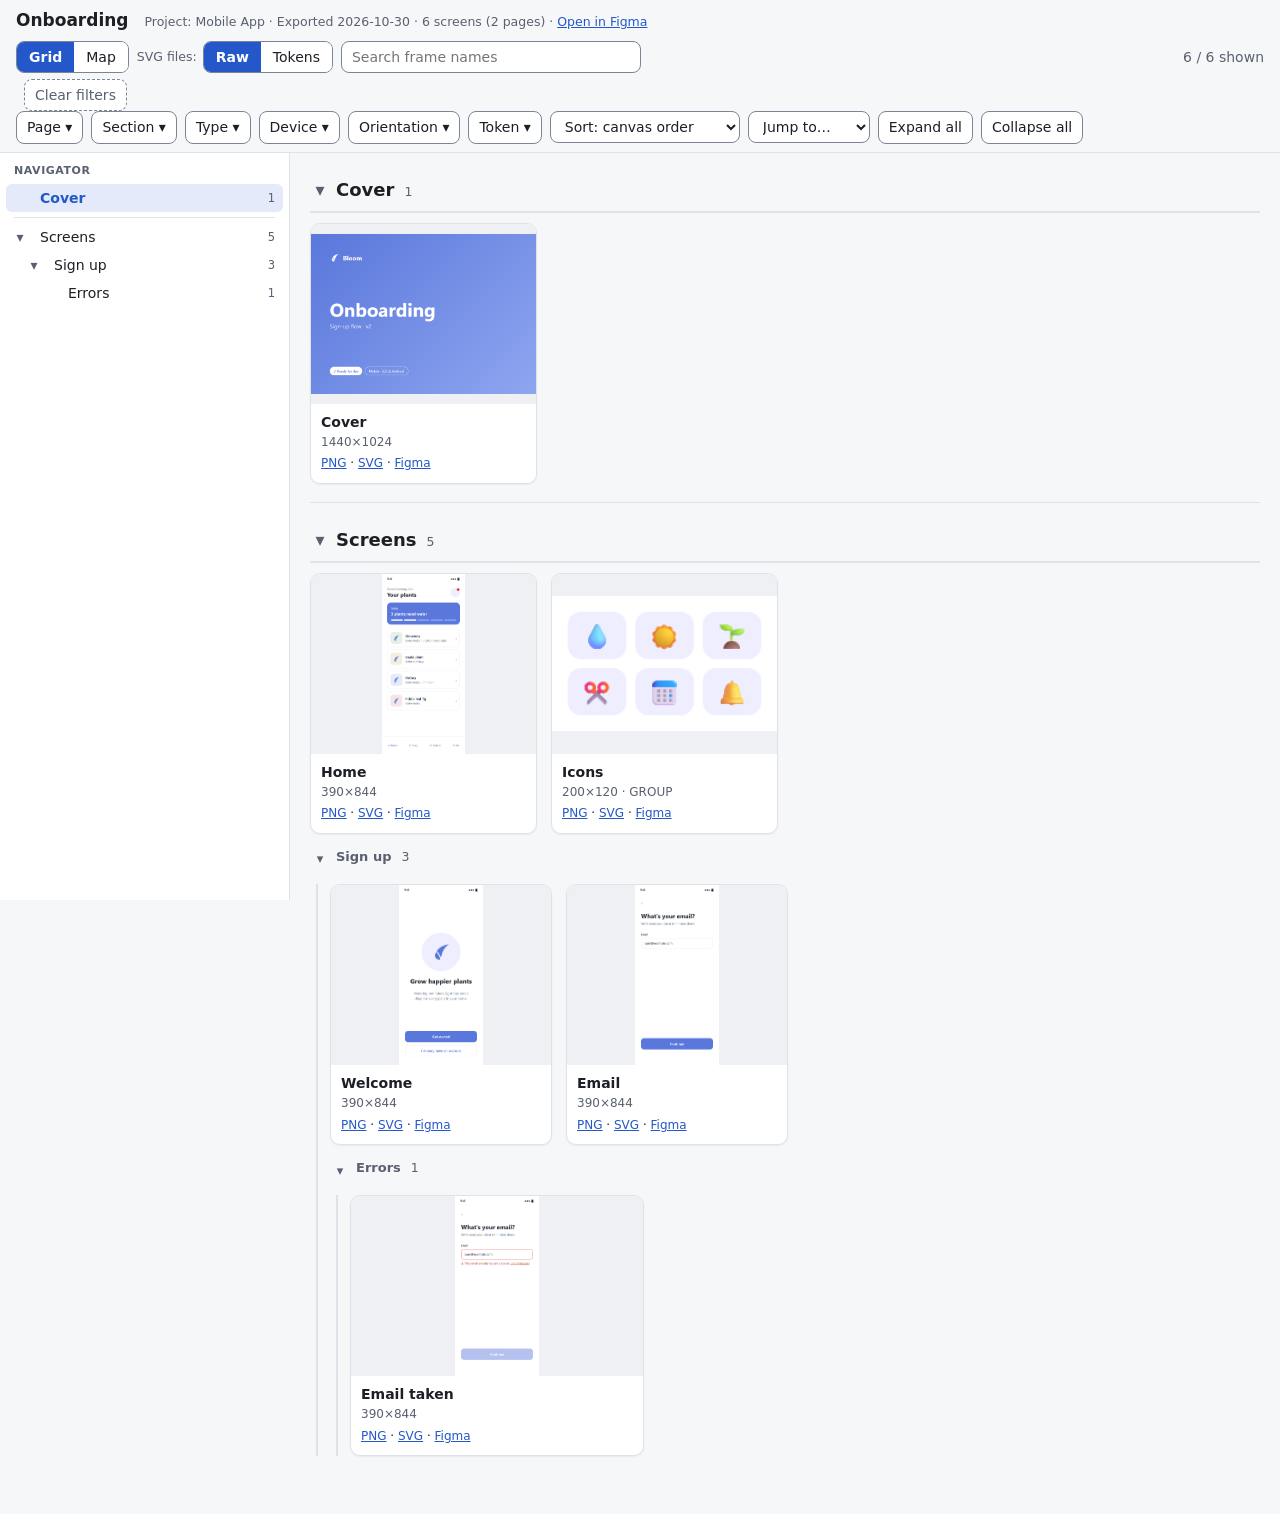
<file: examples/demo/Mobile App/Onboarding/index.html>
<!DOCTYPE html>
<html lang="en">
<head>
<meta charset="utf-8">
<meta name="viewport" content="width=device-width, initial-scale=1">
<title>Onboarding &ndash; screens</title>
<style>
:root{--bg:#f6f7f9;--panel:#fff;--fg:#1c1f24;--mut:#596070;--line:#dfe2e8;--ctl:#7d8594;--acc:#2457c9;--accon:#fff;--accbg:rgba(36,87,201,.12);--thumb:#eef0f4;--mapbg:#e9ecf1;--sc:rgba(36,87,201,.07);--shadow:0 1px 2px rgba(0,0,0,.06);--warn:#9a4a00;--tgw:#92400e;--tgd:#1d4ed8;--tgp:#166534;--barh:0px}
@media (prefers-color-scheme:dark){:root{--bg:#14161a;--panel:#1d2026;--fg:#e8eaee;--mut:#9aa3b0;--line:#2c313a;--ctl:#6b7480;--acc:#6e9bff;--accon:#0b1020;--accbg:rgba(110,155,255,.16);--thumb:#262a32;--mapbg:#0f1114;--sc:rgba(110,155,255,.08);--shadow:none;--warn:#fbbf24;--tgw:#fbbf24;--tgd:#93c5fd;--tgp:#86efac}}
*{box-sizing:border-box}
html{scroll-padding-top:calc(var(--barh) + 10px)}
body{margin:0;background:var(--bg);color:var(--fg);font:14px/1.45 system-ui,-apple-system,"Segoe UI",Roboto,Tahoma,"Noto Sans Arabic",sans-serif}
a{color:var(--acc);text-decoration:underline}
button{font:inherit;color:inherit}
:focus-visible{outline:2px solid var(--acc);outline-offset:2px}
.vh{position:absolute!important;width:1px;height:1px;margin:-1px;padding:0;overflow:hidden;clip:rect(0 0 0 0);white-space:nowrap;border:0}
.skip{position:absolute;left:8px;top:-80px;z-index:200;background:var(--panel);color:var(--fg);border:2px solid var(--acc);padding:8px 14px;border-radius:8px}
.skip:focus{top:8px}
.unn{font-style:italic}
.hide,[hidden]{display:none!important}
.warn{color:var(--warn)}
/* header + filter bar: sticky on roomy viewports, plain flow when narrow or short */
#top{position:sticky;top:0;z-index:30;background:var(--bg);border-bottom:1px solid var(--line)}
.ttl{display:flex;flex-wrap:wrap;align-items:baseline;gap:2px 16px;padding:8px 16px 0}
.ttl h1{margin:0;font-size:17px;overflow-wrap:anywhere}
.ttl p{margin:0;color:var(--mut);font-size:12.5px;overflow-wrap:anywhere}
.bar{display:flex;flex-direction:column;gap:6px;padding:8px 16px}
.row{display:flex;flex-wrap:wrap;gap:6px 8px;align-items:center}
.bar input[type=search],.bar select,.btn,.ddb{font:inherit;color:var(--fg);background:var(--panel);border:1px solid var(--ctl);border-radius:8px;padding:5px 10px;min-width:0;min-height:32px;cursor:pointer}
.bar input[type=search]{cursor:text;flex:1 1 160px;max-width:300px}
.bar select{max-width:100%}
.btn:hover,.ddb:hover{border-color:var(--acc)}
.btn[disabled]{color:var(--mut);border-style:dashed;cursor:default}
.seg{display:inline-flex;border:1px solid var(--ctl);border-radius:8px;overflow:hidden}
.seg button{border:0;background:var(--panel);padding:5px 12px;cursor:pointer;min-height:30px}
.seg button[aria-pressed=true]{background:var(--acc);color:var(--accon);font-weight:600}
.seg button[disabled]{color:var(--mut);cursor:default;font-style:italic}
.chip{background:var(--panel);border:1px dashed var(--ctl);border-radius:999px;padding:3px 11px;min-height:30px;cursor:pointer;color:var(--mut)}
.chip[aria-pressed=true]{border:1px solid var(--acc);color:var(--fg);background:var(--accbg)}
.chip[aria-pressed=true]::before{content:"\2713\00a0";color:var(--acc);font-weight:700}
.chip b{color:var(--mut);font-weight:600;margin-left:4px}
.shown{color:var(--mut);margin-left:auto;white-space:nowrap}
.dd{position:relative}
.ddb[aria-expanded=true]{border-color:var(--acc)}
.ddb.on{border-color:var(--acc);background:var(--accbg)}
.ddn{color:var(--acc);font-weight:600}
.ddp{position:absolute;top:calc(100% + 4px);left:0;z-index:50;min-width:230px;max-width:min(380px,92vw);max-height:min(60vh,420px);display:flex;flex-direction:column;background:var(--panel);border:1px solid var(--ctl);border-radius:10px;box-shadow:0 8px 24px rgba(0,0,0,.2);padding:6px}
.ddq{width:100%;margin-bottom:4px}
.ddl{overflow:auto;flex:1;min-height:0}
.ddo{display:flex;align-items:center;gap:8px;padding:4px 6px;min-height:28px;border-radius:6px;cursor:pointer}
.ddo:hover{background:var(--accbg)}
.ddo span{flex:1;min-width:0;overflow-wrap:anywhere}
.ddo b{color:var(--mut);font-weight:400;font-size:12px}
.ddf{display:flex;justify-content:space-between;padding-top:4px;margin-top:4px;border-top:1px solid var(--line)}
.ddf button{border:0;background:none;color:var(--acc);cursor:pointer;padding:4px 8px;text-decoration:underline}
.only-compact,.only-narrow{display:none}
/* layout */
.app{display:flex;align-items:flex-start;position:relative}
#side{flex:none;width:290px;position:sticky;top:var(--barh);height:calc(100vh - var(--barh));height:calc(100dvh - var(--barh));overflow:auto;background:var(--panel);border-right:1px solid var(--line);padding:8px 6px 24px}
#side h2{margin:2px 8px 6px;font-size:11px;letter-spacing:.05em;text-transform:uppercase;color:var(--mut)}
#sideX{display:none}
#tree,#tree ul{list-style:none;margin:0;padding:0}
#tree ul{padding-inline-start:14px}
.tr{display:flex;align-items:center;gap:2px;padding:0 2px;border-radius:6px}
.tr:hover{background:var(--accbg)}
.tr.act{background:var(--accbg)}
.tl{flex:1;min-width:0;display:flex;align-items:center;gap:4px;text-align:start;border:0;background:none;cursor:pointer;padding:3px 6px;min-height:28px;border-radius:6px}
.tr.act .tl{color:var(--acc);font-weight:600}
.tr.anc .lb{color:var(--acc)}
.tl .lb{flex:1;min-width:0;overflow:hidden;text-overflow:ellipsis;white-space:nowrap}
.tl .cn{color:var(--mut);font-size:11.5px;font-weight:400}
.tr.zero .tl{color:var(--mut);font-style:italic;font-weight:400}
.tr.zero .lb{color:var(--mut)}
li.arch>.tr .tl{color:var(--mut)}
li.arch>.tr.act .tl{color:var(--acc)}
.tdv{display:flex;align-items:center;gap:6px;margin:5px 8px;color:var(--mut);font-size:10.5px;line-height:1}
.tdv::before,.tdv::after{content:"";flex:1;border-top:1px solid var(--line)}
.tdv.nolab::after{display:none}
.tdv.arc{margin:10px 4px 6px;font-size:11px;font-weight:600;letter-spacing:.03em}
.tdv.arc::before,.tdv.arc::after{border-top:2px solid var(--line)}
.tc{width:24px;height:24px;flex:none;border:0;background:none;cursor:pointer;color:var(--mut);padding:0;line-height:1}
.tc.nil{visibility:hidden;cursor:default}
.tc::before{content:"\25BE";display:inline-block;transition:transform .12s}
.tc[aria-expanded=false]::before{transform:rotate(-90deg)}
.tr.nk{display:none}
li.tcol>ul{display:none}
#bk{display:none}
#content{flex:1;min-width:0;position:relative}
#main{display:block;padding:0 20px 48px;outline:none}
#mapwrap{display:none;position:relative;flex-direction:column;height:calc(100vh - var(--barh));height:calc(100dvh - var(--barh));min-height:320px;margin:0 -20px -48px}
body.v-map #gridwrap,body.v-map #notice{display:none}
body.v-map #mapwrap{display:flex}
body.v-map #main{padding:0}
body.v-map #mapwrap{margin:0}
body.v-grid .only-map{display:none!important}
body.v-map .only-grid{display:none!important}
.notice{margin:12px 0 0;padding:8px 12px;border:1px solid var(--acc);background:var(--accbg);border-radius:8px}
.notice .btn{margin-inline-start:8px}
.g>.gh{display:flex;align-items:baseline}
.g>.gh h2,.g>.gh h3,.g>.gh h4,.g>.gh h5,.g>.gh h6{margin:0;flex:1;min-width:0}
.gbtn{display:flex;align-items:baseline;flex-wrap:wrap;gap:2px 6px;width:100%;border:0;background:none;text-align:start;cursor:pointer;padding:2px 0;min-height:28px;font-weight:700;font-size:inherit}
.k-page>.gh{margin-top:22px;padding-bottom:6px;border-bottom:2px solid var(--line)}
.k-page>.gh .gbtn{font-size:18px}
.k-sec>.gh{margin-top:12px}
.k-sec>.gh .gbtn{font-size:13px;color:var(--mut)}
.g.arch>.gh .gbtn{color:var(--mut)}
.chev{width:20px;flex:none;color:var(--mut);align-self:center;text-align:center}
.chev::before{content:"\25BE";display:inline-block;transition:transform .12s}
.gbtn[aria-expanded=false] .chev::before{transform:rotate(-90deg)}
.g.col>.gb{display:none}
.cnt{font-weight:400;color:var(--mut);font-size:12.5px;margin-inline-start:4px}
.tg{display:inline-block;flex:none;font:600 10px/1.5 system-ui,sans-serif;letter-spacing:.03em;padding:0 6px;border-radius:999px;border:1px solid currentColor;vertical-align:middle;color:var(--mut)}
.tg-WIP{color:var(--tgw);background:rgba(245,158,11,.14)}
.tg-Dev{color:var(--tgd);background:rgba(59,130,246,.13)}
.tg-Prod{color:var(--tgp);background:rgba(34,197,94,.14)}
.tg-arch{color:var(--mut);border-style:dashed;text-transform:uppercase}
.gdv{display:flex;align-items:center;gap:10px;margin:18px 0 0;color:var(--mut);font-size:12px}
.gdv::before,.gdv::after{content:"";flex:1;border-top:1px solid var(--line)}
.gdv.empty-l::after{display:none}
.gdv.arc{margin-top:36px;font-weight:600;letter-spacing:.04em}
.gdv.arc::before,.gdv.arc::after{border-top:2px solid var(--line)}
.k-sec>.gb{margin-inline-start:6px;padding-inline-start:12px;border-inline-start:2px solid var(--line)}
.grid{display:grid;grid-template-columns:repeat(auto-fill,minmax(min(220px,100%),1fr));gap:14px;margin:10px 0;padding:0;list-style:none}
.card{margin:0;background:var(--panel);border:1px solid var(--line);border-radius:10px;overflow:hidden;box-shadow:var(--shadow);display:flex;flex-direction:column;min-width:0}
.cbtn{display:flex;flex-direction:column;width:100%;padding:0;border:0;background:none;text-align:start;position:relative;cursor:zoom-in;color:inherit}
.cbtn.nobtn{cursor:default}
.cbtn:focus-visible{outline-offset:-3px}
.thumb{display:flex;align-items:center;justify-content:center;width:100%;height:180px;background:var(--thumb)}
.thumb img{width:100%;height:100%;object-fit:contain}
.thumb.missing{color:var(--mut);font-style:italic;border-bottom:1px dashed var(--line)}
.cap{padding:8px 10px 2px;display:flex;flex-direction:column;gap:2px}
.nm{font-weight:600;overflow-wrap:anywhere}
.meta{color:var(--mut);font-size:12px}
.bdg{align-self:flex-start;font:600 10.5px/1.5 system-ui,sans-serif;padding:0 7px;border-radius:999px;border:1px dashed currentColor;color:var(--mut)}
.lk{padding:2px 10px 10px;font-size:12px}
.empty{color:var(--mut);padding:40px 0;text-align:center}
.empty p{margin:4px 0}
/* map */
#map{position:relative;flex:1;min-height:0;overflow:hidden;background:var(--mapbg);touch-action:none;cursor:grab;--iz:1;--z:1;user-select:none;-webkit-user-select:none}
#map:focus-visible{outline-offset:-3px}
#map.drag{cursor:grabbing}
#world{position:absolute;left:0;top:0;width:0;height:0;transform-origin:0 0}
.sc{position:absolute;background:var(--sc);border-radius:28px;box-shadow:inset 0 0 0 calc(2px*var(--iz)) var(--accbg);pointer-events:none}
.sc.dim{background:transparent;box-shadow:inset 0 0 0 calc(1px*var(--iz)) var(--line)}
.sl,.fl{position:absolute;left:0;bottom:100%;transform-origin:0 100%;transform:scale(var(--iz));white-space:nowrap;overflow:hidden;text-overflow:ellipsis;max-width:calc(100% * var(--z));line-height:1.2;pointer-events:none}
.sl{font:600 13px/1.2 system-ui,"Segoe UI",Tahoma,sans-serif;color:var(--acc);margin-bottom:calc(5px*var(--iz));pointer-events:auto;cursor:pointer;padding:0;padding-inline-start:2px;background:none;border:0;text-align:start}
.sc.dim>.sl{color:var(--mut)}
.fl{font:12px/1.2 system-ui,"Segoe UI",Tahoma,sans-serif;color:var(--mut);margin-bottom:calc(4px*var(--iz))}
#map.nolab .fl{display:none}
.fr{position:absolute;background:var(--thumb)}
.fr img{position:absolute;left:0;top:0;width:100%;height:100%;display:block;opacity:0;transition:opacity .15s;-webkit-user-drag:none}
.fr img.ld{opacity:1}
.fb{position:absolute;inset:0;width:100%;height:100%;margin:0;padding:0;border:0;background:transparent;cursor:pointer;border-radius:0}
.fb:focus-visible{outline:calc(3px*var(--iz)) solid var(--acc);outline-offset:calc(2px*var(--iz))}
.fs{position:absolute;right:0;bottom:100%;transform-origin:100% 100%;transform:scale(var(--iz));padding-bottom:calc(4px*var(--iz));font:600 11px/1.2 system-ui,sans-serif;display:none;z-index:3;text-decoration:none}
.fs b{display:block;font-weight:600;color:var(--acc);background:var(--panel);border:1px solid var(--acc);border-radius:5px;padding:1px 6px}
.fr:hover>.fs,.fr:focus-within>.fs{display:block}
.fs:focus-visible{outline:none}
.fs:focus-visible b{outline:2px solid var(--acc);outline-offset:2px}
#map.nolab .fs{display:none!important}
.fr.miss{background:repeating-linear-gradient(45deg,var(--thumb),var(--thumb) 24px,var(--line) 24px,var(--line) 28px)}
.fr:hover{outline:calc(2px*var(--iz)) solid var(--acc)}
.fr.nm{pointer-events:none;background:var(--thumb)}
.fr.nm img{opacity:.15}
#map.hidenm .fr.nm,#map.hidenm .sc.dim{display:none}
#map.space,#map.space .fr,#map.space .fb{cursor:grab}
#mtool{position:absolute;top:10px;left:10px;right:10px;display:flex;flex-wrap:wrap;gap:6px;z-index:5;pointer-events:none;align-items:center}
#mtool>*{pointer-events:auto}
#mtool .btn,#mtool select{box-shadow:0 1px 4px rgba(0,0,0,.18)}
#mtool select{font:inherit;color:var(--fg);background:var(--panel);border:1px solid var(--ctl);border-radius:8px;padding:5px 8px;min-height:32px;max-width:min(320px,60vw)}
#zl{background:var(--panel);border:1px solid var(--ctl);border-radius:8px;padding:5px 10px;min-width:56px;text-align:center;color:var(--mut)}
#mhelpw{position:absolute;right:10px;bottom:10px;z-index:6;display:flex;flex-direction:column;align-items:flex-end;gap:6px;max-width:calc(100% - 20px)}
#mhelp{min-width:36px;font-weight:700;box-shadow:0 1px 4px rgba(0,0,0,.18)}
#mhelp[aria-expanded=true]{border-color:var(--acc);background:var(--accbg)}
#mhint{color:var(--fg);font-size:12px;background:var(--panel);border:1px solid var(--ctl);border-radius:10px;padding:8px 12px;box-shadow:0 6px 20px rgba(0,0,0,.2);max-width:380px}
#mhint dl{display:grid;grid-template-columns:auto 1fr;gap:3px 12px;margin:6px 0 0}
#mhint dt{color:var(--mut)}#mhint dd{margin:0}
/* lightbox (always dark) */
#lb{--lba:#6e9bff;--lbon:#0b1020;position:fixed;inset:0;z-index:100;display:flex;flex-direction:column;overflow:auto;background:#0a0c10;color:#e8eaee}
#lb .hd{flex:none;display:flex;flex-direction:column;gap:6px;padding:8px 12px;border-bottom:1px solid rgba(255,255,255,.18)}
#lb .hd1{display:flex;gap:10px;align-items:flex-start}
#lb .hd2{display:flex;flex-wrap:wrap;gap:6px 8px;align-items:center}
#lb .ti{flex:1;min-width:0}
#lb .lbt{margin:0;font-size:15px;line-height:1.3;overflow-wrap:anywhere;display:-webkit-box;-webkit-line-clamp:2;-webkit-box-orient:vertical;overflow:hidden}
#lb .ti span{color:#b4bcc8;font-size:12px;overflow-wrap:anywhere}
#lbc{color:#b4bcc8;font-size:12.5px;white-space:nowrap}
#lb .note{color:#d8dde5;font-size:12px;border:1px dashed rgba(255,255,255,.4);border-radius:999px;padding:1px 8px}
#lb .seg{border-color:rgba(255,255,255,.35)}
#lb .seg button{border-radius:0}
#lb .lks{display:inline-flex;flex-wrap:wrap;gap:6px}
#lb button,#lb a.b{font:inherit;color:#e8eaee;background:rgba(255,255,255,.1);border:1px solid rgba(255,255,255,.3);border-radius:8px;padding:6px 12px;cursor:pointer;min-height:44px;min-width:44px;display:inline-flex;align-items:center;justify-content:center;gap:4px;text-decoration:none}
#lb button:hover,#lb a.b:hover{background:rgba(255,255,255,.22)}
#lb button[aria-pressed=true]{background:var(--lba);border-color:var(--lba);color:var(--lbon);font-weight:600}
#lb button[disabled]{color:#aab2be;border-style:dashed;cursor:default}
#lb :focus-visible{outline:3px solid #fff;outline-offset:2px}
#lb .seg{display:inline-flex;overflow:hidden}
#lb .seg button{border:0}
#lb .stage{flex:1 1 auto;min-height:200px;position:relative;overflow:auto;display:flex}
#lb .stage img{margin:auto;display:block}
#lb.fit .stage{overflow:hidden}
#lb.fit .stage img{max-width:100%;max-height:100%;object-fit:contain}
#lb .nav{position:absolute;top:50%;transform:translateY(-50%);font-size:22px;padding:10px 14px;z-index:2;background:rgba(10,12,16,.7)}
/* v5: token SVG switch + token panel */
.svl{color:var(--mut);font-size:12.5px;margin-inline-end:-2px}
.lk a.tok,#lb a.b.tok{font-weight:600}
#lb .body{flex:1 1 auto;min-height:0;display:flex}
#lb .body .stage{flex:1 1 auto;min-width:0}
#tkp{flex:none;width:380px;max-width:45vw;overflow:auto;border-inline-start:1px solid rgba(255,255,255,.18);padding:10px 12px 24px;font-size:12.5px;background:rgba(255,255,255,.03)}
#tkp h3{margin:12px 0 4px;font-size:11px;letter-spacing:.05em;text-transform:uppercase;color:#b4bcc8}
#tkp h3:first-child{margin-top:0}
#tkp .sum{color:#d8dde5;margin:0 0 6px}
#tkp ul{list-style:none;margin:0;padding:0}
#tkp li{display:flex;align-items:baseline;gap:6px;padding:2px 0;border-bottom:1px solid rgba(255,255,255,.06)}
#tkp li .tn{flex:1;min-width:0;overflow-wrap:break-word}
#tkp li code{font:12px/1.4 ui-monospace,Consolas,monospace;color:#e8eaee}
#tkp li .fg{display:block;color:#9aa3b0;font-size:11px}
#tkp li .ct{color:#b4bcc8;font-variant-numeric:tabular-nums}
#tkp li .ext{font-size:10px;border:1px dashed #9aa3b0;border-radius:999px;padding:0 5px;color:#b4bcc8;white-space:nowrap}
#tkp li button.cp{min-height:28px;min-width:0;padding:2px 7px;font-size:11px}
#tkp .sw{width:14px;height:14px;flex:none;border-radius:3px;border:1px solid rgba(255,255,255,.4);align-self:center}
#tkp .ub li .tn{font:12px/1.4 ui-monospace,Consolas,monospace}
#tkp .none{color:#9aa3b0;font-style:italic}
#tkp .why{color:#9aa3b0;font-size:11.5px;margin:2px 0 6px}
#toast{position:fixed;left:50%;bottom:24px;transform:translateX(-50%);z-index:300;background:#1d2026;color:#e8eaee;border:1px solid #6e9bff;border-radius:8px;padding:6px 12px;font-size:13px}
@media (max-width:899px){#lb .body{flex-direction:column}#tkp{width:auto;max-width:none;max-height:45vh;border-inline-start:0;border-top:1px solid rgba(255,255,255,.18)}}
#lb .prev{left:8px}#lb .next{right:8px}
/* narrow drawer (tree) */
@media (max-width:899px){
  .only-narrow{display:inline-flex;align-items:center}
  #side{position:fixed;z-index:70;left:0;top:0;bottom:0;height:auto;width:min(320px,86vw);transform:translateX(-105%);visibility:hidden;transition:transform .18s,visibility 0s .18s;box-shadow:0 0 24px rgba(0,0,0,.3)}
  body.drawer #side{transform:none;visibility:visible;transition-delay:0s}
  body.drawer #bk{display:block;position:fixed;inset:0;z-index:60;background:rgba(0,0,0,.4)}
  #sideX{display:inline-flex;margin:0 8px 8px}
  #main{padding:0 12px 48px}
  #mapwrap{margin:0 -12px -48px}
  body.v-map #mapwrap{margin:0}
}
/* compact: narrow OR short viewport (also what 200 % / 400 % zoom produces): document flow, filters behind a button */
@media (max-width:699px),(max-height:559px){
  #top{position:static}
  .only-compact{display:inline-flex;align-items:center}
  #fpanel{display:none}
  #top.fo #fpanel{display:flex;flex-direction:column;gap:6px}
  .bar{padding-left:10px;padding-right:10px}
  .ttl{padding-left:10px;padding-right:10px}
  .shown{margin-left:0}
  .dd{position:static}
  .ddp{left:0;right:0;top:auto;max-width:none;min-width:0;z-index:50}
  .bar{position:relative}
  #mapwrap{height:auto;min-height:0;height:max(380px,calc(100dvh - 16px))}
  #mtool{position:static;pointer-events:auto;padding:8px 10px;background:var(--bg);border-bottom:1px solid var(--line)}
  .grid{grid-template-columns:repeat(auto-fill,minmax(min(150px,100%),1fr));gap:10px}
  .thumb{height:140px}
  #side{top:0;height:100vh;height:100dvh}
}
@media (pointer:coarse){
  .bar input[type=search],.bar select,.btn,.ddb,.chip,.seg button,#mtool select{min-height:44px}
  .tl{min-height:40px}.tc{width:36px;height:36px}.gbtn{min-height:44px}
}
@media (prefers-reduced-motion:reduce){*,*::before,*::after{transition:none!important;animation:none!important;scroll-behavior:auto!important}}
</style>
</head>
<body class="v-grid">
<a class="skip" id="skip" href="#main">Skip to gallery</a>
<div id="page">
<header id="top">
<div class="ttl">
<h1 dir="auto">Onboarding</h1>
<p>Project: <span dir="auto">Mobile App</span> &middot; Exported 2026-10-30 &middot; 6 screens (2 pages) &middot; <a href="https://www.figma.com/design/FAKEkeyAAA1" target="_blank" rel="noopener">Open in Figma<span class="vh"> (opens in new tab)</span></a></p>
</div>
<div class="bar" id="bar">
<div class="row">
<button type="button" class="btn only-narrow" id="treeBtn" aria-expanded="false" aria-controls="side"><span aria-hidden="true">&#9776;&nbsp;</span>Tree</button>
<div class="seg" role="group" aria-label="View"><button type="button" id="vg" aria-pressed="true">Grid</button><button type="button" id="vm" aria-pressed="false">Map</button></div>
<span id="svwrap" class="row" hidden><span class="svl" id="svlbl">SVG files:</span><span class="seg" role="group" aria-labelledby="svlbl"><button type="button" id="svr" aria-pressed="true" title="Raw SVG, exactly as Figma exported it (fixed colours)">Raw</button><button type="button" id="svt" aria-pressed="false" title="Token SVG: same picture, colours written as var(--token, #hex) so they follow the code's design tokens">Tokens</button></span></span>
<button type="button" class="btn only-compact" id="fbtn" aria-expanded="false" aria-controls="fpanel">Filters</button>
<input id="q" type="search" placeholder="Search frame names" aria-label="Search frame names">
<span class="shown" id="shown" role="status"></span>
</div>
<div id="fpanel">
<div class="row">
<span id="chips" class="row"></span>
<button type="button" class="btn" id="clr">Clear filters</button>
</div>
<div class="row" id="row2">
<span id="dds" class="row"></span>
<select id="sort" class="only-grid" aria-label="Sort"><option value="canvas">Sort: canvas order</option><option value="name">Sort: name A&rarr;Z</option><option value="size">Sort: size (large first)</option><option value="num">Sort: number</option></select>
<select id="jump" aria-label="Jump to"><option value="">Jump to&hellip;</option></select>
<button type="button" class="btn only-grid" id="expall">Expand all</button>
<button type="button" class="btn only-grid" id="colall">Collapse all</button>
</div>
</div>
</div>
</header>
<div class="app">
<nav id="side" aria-label="Navigator"><h2>Navigator</h2><button type="button" class="btn" id="sideX">Close navigator</button><ul id="tree"></ul></nav>
<div id="bk"></div>
<div id="content">
<main id="main" tabindex="-1">
<p class="notice" id="notice" hidden><span id="noticet"></span><button type="button" class="btn" id="noticeb">Expand them</button></p>
<div id="gridwrap"><div id="grid"></div>
<div class="empty" id="empty" hidden><p>No frames match the current filters.</p><p id="fsum"></p><p><button type="button" class="btn" id="clr2">Clear filters</button></p></div></div>
<div id="mapwrap">
<div id="mtool">
<select id="mpage" aria-label="Map page"></select>
<button type="button" class="btn" id="mfit">Fit</button>
<button type="button" class="btn" id="m100">100 %</button>
<button type="button" class="btn" id="mout" aria-label="Zoom out">&minus;</button>
<span id="zl">100%</span>
<button type="button" class="btn" id="min" aria-label="Zoom in">+</button>
<button type="button" class="btn" id="mhide" title="Dim or hide frames that do not match the filters">Non-matching: dim</button>
</div>
<div id="map" tabindex="0" role="group" aria-label="Location map" aria-describedby="mhint"><div id="world"></div></div>
<div id="mhelpw">
<div id="mhint" role="note" hidden><b>Canvas shortcuts</b>
<dl>
<dt>Pan</dt><dd>two-finger scroll &middot; drag &middot; Space- or middle-drag &middot; arrows <small>(Shift: sideways / faster)</small></dd>
<dt>Zoom</dt><dd>pinch &middot; Ctrl+scroll &middot; + &minus; &middot; Ctrl + / &minus;</dd>
<dt>Fit &middot; 100%</dt><dd>Shift+1 &middot; Shift+0</dd>
<dt>Zoom to frame</dt><dd>Shift+2</dd>
<dt>Frames</dt><dd>Tab, then arrows &middot; Enter opens</dd>
</dl></div>
<button type="button" class="btn" id="mhelp" aria-expanded="false" aria-controls="mhint" title="Canvas shortcuts (?)"><span aria-hidden="true">?</span><span class="vh">Canvas shortcuts</span></button>
</div>
</div>
</main>
</div>
</div>
</div>
<div id="lb" class="fit" role="dialog" aria-modal="true" aria-labelledby="lbn" aria-describedby="lbm" hidden>
<div class="hd">
<div class="hd1">
<div class="ti"><h2 id="lbn" class="lbt">Screen viewer</h2><span id="lbm"></span></div>
<button type="button" id="lbx" title="Close (Esc)"><span aria-hidden="true">&times;&nbsp;</span>Close</button>
</div>
<div class="hd2">
<span id="lbc" role="status"></span>
<span class="seg" role="group" aria-label="Image format"><button type="button" id="lbpv" aria-pressed="true" title="Show the PNG (S switches)">PNG</button><button type="button" id="lbsv" aria-pressed="false" title="Show the SVG (S switches)">SVG</button></span>
<span class="seg" role="group" aria-label="SVG files: raw or tokens" id="lbsvs" hidden><button type="button" id="lbsr" aria-pressed="true" title="Raw SVG (R)">Raw SVG</button><button type="button" id="lbst" aria-pressed="false" title="Token SVG (R switches)">Token SVG</button></span>
<button type="button" id="lbtk" aria-pressed="false" aria-controls="tkp" title="Design tokens used on this screen (T)" hidden>Tokens used</button>
<button type="button" id="lbz" aria-pressed="false" title="Actual size, 1 Figma px = 1 CSS px (Z)">100%</button>
<span class="lks" id="lbl"></span>
<span class="note" id="lbsc" hidden></span>
<span class="bdg" id="lbem" hidden>empty frame</span>
</div>
</div>
<div class="body">
<div class="stage" id="stage">
<button type="button" class="nav prev" id="lbp" aria-label="Previous screen" title="Previous (Left arrow)">&larr;</button>
<button type="button" class="nav next" id="lbnx" aria-label="Next screen" title="Next (Right arrow)">&rarr;</button>
</div>
<aside id="tkp" aria-label="Design tokens on this screen" hidden></aside>
</div>
</div>
<div id="toast" role="status" hidden></div>
<script id="data" type="application/json">{"key":"FAKEkeyAAA1","tagOrder":["Page"],"screens":[{"n":1,"id":"1:1","name":"Cover","type":"FRAME","tag":"Page","page":"Cover","pid":"0:1","section":"","x":0,"y":0,"w":1440,"h":1024,"fig":"https://www.figma.com/design/FAKEkeyAAA1?node-id=1-1","png":"screens/png/Cover/001%20Cover%20%5B1-1%5D.png","svg":"screens/svg/Cover/001%20Cover%20%5B1-1%5D.svg","tsvg":"screens/svg/Cover/001%20Cover%20%5B1-1%5D.svg","tc":0,"tu":[]},{"n":2,"id":"2:1","name":"Welcome","type":"FRAME","tag":"Page","page":"Screens","pid":"0:3","section":"Sign up","x":40,"y":80,"w":390,"h":844,"fig":"https://www.figma.com/design/FAKEkeyAAA1?node-id=2-1","png":"screens/png/Screens/Sign%20up/002%20Welcome%20%5B2-1%5D.png","svg":"screens/svg/Screens/Sign%20up/002%20Welcome%20%5B2-1%5D.svg","tsvg":"screens/svg-tokens/Screens/Sign%20up/002%20Welcome%20%5B2-1%5D.svg","tc":2,"tu":[[0,1],[1,1]]},{"n":3,"id":"2:2","name":"Email","type":"FRAME","tag":"Page","page":"Screens","pid":"0:3","section":"Sign up","x":470,"y":80,"w":390,"h":844,"fig":"https://www.figma.com/design/FAKEkeyAAA1?node-id=2-2","png":"screens/png/Screens/Sign%20up/003%20Email%20%5B2-2%5D.png","svg":"screens/svg/Screens/Sign%20up/003%20Email%20%5B2-2%5D.svg","tsvg":"screens/svg-tokens/Screens/Sign%20up/003%20Email%20%5B2-2%5D.svg","tc":1,"tu":[[0,1]],"ub":[["#5A78DC",1,["Logo"]]]},{"n":4,"id":"2:6","name":"Email taken","type":"FRAME","tag":"Page","page":"Screens","pid":"0:3","section":"Sign up / Errors","x":940,"y":120,"w":390,"h":844,"fig":"https://www.figma.com/design/FAKEkeyAAA1?node-id=2-6","png":"screens/png/Screens/Sign%20up/Errors/004%20Email%20taken%20%5B2-6%5D.png","svg":"screens/svg/Screens/Sign%20up/Errors/004%20Email%20taken%20%5B2-6%5D.svg","tsvg":"screens/svg/Screens/Sign%20up/Errors/004%20Email%20taken%20%5B2-6%5D.svg","tc":0,"tu":[]},{"n":5,"id":"2:3","name":"Home","type":"FRAME","tag":"Page","page":"Screens","pid":"0:3","section":"","x":1500,"y":80,"w":390,"h":844,"fig":"https://www.figma.com/design/FAKEkeyAAA1?node-id=2-3","png":"screens/png/Screens/005%20Home%20%5B2-3%5D.png","svg":"screens/svg/Screens/005%20Home%20%5B2-3%5D.svg","tsvg":"screens/svg/Screens/005%20Home%20%5B2-3%5D.svg","tc":0,"tu":[],"ub":[["#FF0000",1,["Home"]]]},{"n":6,"id":"2:7","name":"Icons","type":"GROUP","tag":"Page","page":"Screens","pid":"0:3","section":"","x":1500,"y":1000,"w":200,"h":120,"fig":"https://www.figma.com/design/FAKEkeyAAA1?node-id=2-7","png":"screens/png/Screens/006%20Icons%20%5B2-7%5D.png","svg":"screens/svg/Screens/006%20Icons%20%5B2-7%5D.svg","tsvg":"screens/svg/Screens/006%20Icons%20%5B2-7%5D.svg","tc":0,"tu":[]}],"sections":[{"id":"2:0","name":"Sign up","page":"Screens","path":"Sign up","x":0,"y":0,"w":1400,"h":1000,"tag":"Page","pid":"0:3"},{"id":"2:5","name":"Errors","page":"Screens","path":"Sign up / Errors","x":900,"y":40,"w":480,"h":940,"tag":"Page","pid":"0:3"}],"pages":[{"id":"0:1","name":"Cover","tag":"Page","arch":0,"div":null},{"id":"0:3","name":"Screens","tag":"Page","arch":0,"div":""}],"tk":[{"k":"color","c":"--brand","f":"color/brand","d":"Onboarding","v":"#5A78DC"},{"k":"color","c":"--color-bg","f":"color/bg","d":"Onboarding","v":"#EEEEFF"}]}</script>
<script>
(function(){
"use strict";
var DATA=JSON.parse(document.getElementById('data').textContent);
var S=DATA.screens,KEY=DATA.key,LS='figidx3:'+KEY+':';
function $(id){return document.getElementById(id)}
function el(t,c,x){var e=document.createElement(t);if(c)e.className=c;if(x!=null)e.textContent=x;return e}
function lsGet(k){try{return window.localStorage.getItem(k)}catch(e){return null}}
function lsSet(k,v){try{window.localStorage.setItem(k,v)}catch(e){}}
function lsArr(k){try{var v=JSON.parse(lsGet(k));return Array.isArray(v)?v:[]}catch(e){return []}}
var AR=/[؀-ۿݐ-ݿﭐ-﷿ﹰ-﻿]/;
var EDGE=/^[\s​-‏‪-‮⁠-⁤⁦-⁩﻿­]+|[\s​-‏‪-‮⁠-⁤⁦-⁩﻿­]+$/g;
function L(t){t=String(t==null?'':t).replace(EDGE,'');return t||'(unnamed)'}
function txt(e,t,unn){e.textContent=t;e.dir='auto';if(unn)e.classList.add('unn');else if(AR.test(t))e.lang='fa';return e}
function byYX(a,b){return (a.y-b.y)||(a.x-b.x)||(a.n-b.n)}
function readOrder(arr){ // rows by tolerance (centres within 40% of the smaller height, or y within 24px), then x
  var a=arr.slice().sort(byYX),rows=[],cur=null;
  a.forEach(function(s){
    var same=false;
    if(cur){var cy=s.y+s.h/2,ry=cur.a.y+cur.a.h/2;same=Math.abs(s.y-cur.a.y)<24||Math.abs(cy-ry)<=0.4*Math.min(s.h,cur.a.h)}
    if(same)cur.m.push(s);else{cur={a:s,m:[s]};rows.push(cur)}
  });
  var out=[];rows.forEach(function(r){r.m.sort(function(p,q){return (p.x-q.x)||(p.n-q.n)});out=out.concat(r.m)});
  return out;
}
function collate(a,b){return String(a).localeCompare(String(b),undefined,{numeric:true,sensitivity:'base'})}
var mqCompact=window.matchMedia('(max-width:699px),(max-height:559px)');
var mqNarrow=window.matchMedia('(max-width:899px)');

/* ---------- derived fields ---------- */
var hasPos=S.length>0;
var DEVS=[['mobile','Mobile (<600)'],['tablet','Tablet (600–1023)'],['desktop','Desktop (≥1024)'],['small','Component / small']];
var ORS=[['portrait','Portrait'],['landscape','Landscape']];
var TYPE_ORDER=['FRAME','COMPONENT','COMPONENT_SET','INSTANCE','GROUP'];
S.forEach(function(s,i){
  s.i=i;s.pk=s.pid;s.section=s.section||'';s.unn=!!s.unn;s.emp=!!s.emp;
  s.dn=s.unn?'(unnamed)':s.name;
  if(typeof s.x!=='number'||typeof s.y!=='number'||!s.w||!s.h)hasPos=false;
  var w=s.w||0,h=s.h||0,comp=(s.type==='COMPONENT'||s.type==='COMPONENT_SET');
  s.dev=(comp||h<200)?'small':(w<600?'mobile':(w<1024?'tablet':'desktop'));
  s.or=h>w?'portrait':'landscape';
  s.area=w*h;s.nl=s.dn.toLowerCase();s.match=true;
  var parts=s.section?s.section.split(' / '):[];
  s.secs=parts.map(function(_,k){return parts.slice(0,k+1).join(' / ')});
  s.tks=(s.tu||[]).map(function(t){return String(t[0])});if(s.ub)s.tks.push('!ub');
});
/* v5: SVG files = raw (Figma export) or tokens (colours as var(--token, #hex)); one choice for every gallery */
var TK=DATA.tk||[],HAS_TOK=S.some(function(s){return s.tsvg}),HAS_TU=S.some(function(s){return s.tu});
var SV=(HAS_TOK&&lsGet('figidx:svgv')==='tok')?'tok':'raw';
function svgOf(s){return (SV==='tok'&&s.tsvg)?s.tsvg:s.svg}
function svgLbl(s){return (SV==='tok'&&s.tsvg&&s.tsvg!==s.svg)?'SVG·tokens':'SVG'}
var KLBL={color:'Colour',spacing:'Spacing',radius:'Radius',size:'Size',stroke:'Stroke width',type:'Type variable',effect:'Effect',opacity:'Opacity','text-style':'Text style','effect-style':'Effect style','color-style':'Colour style'};

/* ---------- node model: Page > Section (nested); page order = Figma order, live first, then archive ---------- */
var NODES=[],ROOTS=[],byKey={},secRect={},LAYOUT=[],HAS_ARCH=false,ARC_LBL='──── Archive ────';
(DATA.sections||[]).forEach(function(c){secRect[c.pid+'|'+c.path]=c});
function mk(kind,key,label,parent){
  var n={id:NODES.length,kind:kind,key:key,label:L(label),parent:parent||null,kids:[],own:[],tot:0,cnt:0,box:null,rect:null,tag:'',page:'',pid:'',path:'',arch:false,depth:parent?parent.depth+1:0};
  NODES.push(n);byKey[key]=n;if(parent)parent.kids.push(n);else ROOTS.push(n);return n;
}
function ensureSec(pn,path){
  var parts=path.split(' / '),node=pn;
  for(var k=0;k<parts.length;k++){
    var p=parts.slice(0,k+1).join(' / '),key='S:'+pn.pid+'|'+p,sn=byKey[key];
    if(!sn){sn=mk('sec',key,parts[k],node);sn.tag=pn.tag;sn.page=pn.page;sn.pid=pn.pid;sn.arch=pn.arch;sn.path=p;var r=secRect[pn.pid+'|'+p];if(r&&typeof r.x==='number')sn.rect=r}
    node=sn;
  }
  return node;
}
(DATA.pages||[]).forEach(function(pg){
  var pn=mk('page','P:'+pg.id,pg.name,null);pn.tag=pg.tag;pn.page=L(pg.name);pn.pid=pg.id;pn.arch=!!pg.arch;pn.div=pg.div;
  if(pn.arch)HAS_ARCH=true;
});
S.forEach(function(s){
  var pn=byKey['P:'+s.pid];if(!pn)return;
  var node=s.section?ensureSec(pn,s.section):pn;
  node.own.push(s);s.node=node;s.arch=pn.arch;
});
(DATA.sections||[]).forEach(function(c){var pn=byKey['P:'+c.pid];if(pn&&c.path)ensureSec(pn,c.path)});
function bb(a,x0,y0,x1,y1){if(!a)return[x0,y0,x1,y1];return[Math.min(a[0],x0),Math.min(a[1],y0),Math.max(a[2],x1),Math.max(a[3],y1)]}
function post(n){
  n.tot=n.own.length;var a=null;
  n.own.forEach(function(s){if(hasPos)a=bb(a,s.x,s.y,s.x+s.w,s.y+s.h)});
  n.kids.forEach(function(k){post(k);n.tot+=k.tot;if(k.ub)a=bb(a,k.ub[0],k.ub[1],k.ub[2],k.ub[3])});
  if(n.rect)a=bb(a,n.rect.x,n.rect.y,n.rect.x+n.rect.w,n.rect.y+n.rect.h);
  n.ub=a;
  n.box=a?{x:a[0],y:a[1],w:a[2]-a[0],h:a[3]-a[1]}:null;
  if(n.rect)n.zbox={x:n.rect.x,y:n.rect.y,w:n.rect.w,h:n.rect.h};else n.zbox=n.box;
  if(hasPos)n.kids.sort(function(p,q){return (p.zbox&&q.zbox)?(p.zbox.y-q.zbox.y)||(p.zbox.x-q.zbox.x):0});
}
ROOTS.forEach(post);
var PAGES=ROOTS.filter(function(n){return n.tot>0});
/* LAYOUT: ordered entries {t:'p',n} | {t:'d',label} (Figma divider page(s)) | {t:'a'} (Archive divider), only between visible-able pages */
(function(){
  var seenArch=false,k=0;
  PAGES.forEach(function(pn){
    if(pn.arch&&!seenArch){seenArch=true;LAYOUT.push({t:'a'})}
    else if(pn.div!=null&&pn.div!==undefined&&k>0)LAYOUT.push({t:'d',label:pn.div||''});
    LAYOUT.push({t:'p',n:pn});k++;
  });
})();
function pageOf(n){while(n&&n.kind!=='page')n=n.parent;return n}
function anc(n){var a=[];for(n=n.parent;n;n=n.parent)a.push(n);return a}
/* a divider shows only when a visible page lies on both sides inside its group (Archive divider: when an archive page is visible) */
function updDividers(){
  var vis=function(e){return e.t==='p'&&e.n.cnt>0};
  LAYOUT.forEach(function(e,i){
    if(e.t==='p')return;var show=false,j;
    if(e.t==='a'){for(j=i+1;j<LAYOUT.length;j++)if(vis(LAYOUT[j])){show=true;break}}
    else{
      var before=false,after=false;
      for(j=i-1;j>=0&&LAYOUT[j].t!=='a';j--)if(vis(LAYOUT[j])){before=true;break}
      for(j=i+1;j<LAYOUT.length&&LAYOUT[j].t!=='a';j++)if(vis(LAYOUT[j])){after=true;break}
      show=before&&after;
    }
    (e.els||[]).forEach(function(x){x.classList.toggle('hide',!show)});
  });
}

/* ---------- state ---------- */
var F={tags:new Set(DATA.tagOrder),arch:true,pg:new Set(),sec:new Set(),ty:new Set(),dv:new Set(),or:new Set(),tk:new Set(),q:''};
var view='grid',sortMode='canvas',hideNM=false,mapPage=null;
var archKeys=ROOTS.filter(function(n){return n.arch}).map(function(n){return n.key});
var collapsed=new Set(lsGet(LS+'col')===null?archKeys:lsArr(LS+'col')),tcol=new Set(lsGet(LS+'tcol')===null?archKeys:lsArr(LS+'tcol'));
function saveCol(){lsSet(LS+'col',JSON.stringify(Array.from(collapsed)))}
function saveTcol(){lsSet(LS+'tcol',JSON.stringify(Array.from(tcol)))}
var applying=false;
var ovr=new Map(),autoOpen=false; // while a narrowing filter is active, groups with hits open and user toggles are session-only

function matches(s){
  if(!F.tags.has(s.tag))return false;
  if(!F.arch&&s.arch)return false;
  if(F.pg.size&&!F.pg.has(s.pk))return false;
  if(F.sec.size){var ok=false;for(var k=0;k<s.secs.length;k++)if(F.sec.has(s.secs[k])){ok=true;break}if(!ok)return false}
  if(F.ty.size&&!F.ty.has(s.type))return false;
  if(F.dv.size&&!F.dv.has(s.dev))return false;
  if(F.or.size&&!F.or.has(s.or))return false;
  if(F.tk.size){var hit=false;for(var j=0;j<s.tks.length;j++)if(F.tk.has(s.tks[j])){hit=true;break}if(!hit)return false}
  if(F.q&&s.nl.indexOf(F.q)<0)return false;
  return true;
}
function filtersActive(){
  return F.tags.size!==DATA.tagOrder.length||!F.arch||F.pg.size||F.sec.size||F.ty.size||F.dv.size||F.or.size||F.tk.size||F.q!=='';
}
function narrowing(){return !!(F.q||F.pg.size||F.sec.size||F.ty.size||F.dv.size||F.or.size||F.tk.size)}
function nFilt(){return (F.tags.size!==DATA.tagOrder.length?1:0)+(!F.arch?1:0)+(F.pg.size?1:0)+(F.sec.size?1:0)+(F.ty.size?1:0)+(F.dv.size?1:0)+(F.or.size?1:0)+(F.tk.size?1:0)}
function setPressed(b,on){b.setAttribute('aria-pressed',on?'true':'false')}

/* ---------- grid ---------- */
var ORDER=[];
function ctxOf(s){return s.section||s.page}
function card(s){
  var li=el('li','card');li.dataset.i=s.i;
  var hasBtn=!!s.png;
  var b=el(hasBtn?'button':'div','cbtn'+(hasBtn?'':' nobtn'));if(hasBtn)b.type='button';
  var th=el('span','thumb');
  if(hasBtn){var im=new Image();im.loading='lazy';im.decoding='async';im.alt='';im.src=s.png;th.appendChild(im)}
  else{th.className='thumb missing';th.textContent='not exported'}
  b.appendChild(th);
  var cp=el('span','cap');cp.appendChild(txt(el('span','nm'),s.dn,s.unn));
  var dims=(s.w&&s.h)?(s.w+'×'+s.h):'';
  cp.appendChild(el('span','meta',dims+(s.type&&s.type!=='FRAME'?(dims?' · ':'')+s.type:'')));
  if(s.emp)cp.appendChild(el('span','bdg','empty frame'));
  cp.appendChild(txt(el('span','vh'),', in '+ctxOf(s)));
  b.appendChild(cp);li.appendChild(b);
  var lk=el('span','lk');
  function lnk(t,h){
    var a=el('a',null,t);a.href=h;a.target='_blank';a.rel='noopener';
    a.setAttribute('aria-label',t+', '+s.dn+' (opens in new tab)');
    if(hasBtn)a.tabIndex=-1; // the card button is the one Tab stop; the same links are in the viewer
    if(lk.firstChild)lk.appendChild(document.createTextNode(' · '));lk.appendChild(a);return a;
  }
  if(s.png)lnk('PNG',s.png);if(s.svg){s.svgA=lnk(svgLbl(s),svgOf(s));s.svgA.classList.toggle('tok',svgOf(s)!==s.svg)}if(s.pdf)lnk('PDF',s.pdf);if(s.det){var dl=lnk('Code & specs',s.det);dl.removeAttribute('target');dl.removeAttribute('rel');dl.setAttribute('aria-label','Code and specs, '+s.dn)}lnk('Figma',s.fig);
  li.appendChild(lk);s.card=li;return li;
}
function tagChip(t){return DATA.tagOrder.length<2?document.createTextNode(''):el('span','tg tg-'+t,t)}
function tgs(t){return DATA.tagOrder.length<2?'':' ['+t+']'}
function buildGrid(){
  var root=$('grid');root.textContent='';ORDER=[];
  function build(n,into){
    if(!n.tot)return;
    ORDER.push(n);
    var g=el('section','g k-'+n.kind+(n.arch?' arch':''));g.dataset.nid=n.id;n.g=g;
    var gh=el('div','gh');n.gh=gh;
    var hl=Math.min(2+n.depth,6),h=el('h'+hl);
    var bt=el('button','gbtn');bt.type='button';bt.id='gh-'+n.id;bt.setAttribute('aria-controls','gb-'+n.id);n.gbtn=bt;
    bt.appendChild(el('span','chev'));bt.lastChild.setAttribute('aria-hidden','true');
    bt.appendChild(txt(el('span','gl'),n.label,n.label==='(unnamed)'));
    if(n.kind==='page')bt.appendChild(tagChip(n.tag));
    if(n.arch&&n.kind==='page')bt.appendChild(el('span','tg tg-arch','archive'));
    n.cntEl=el('span','cnt');bt.appendChild(n.cntEl);
    h.appendChild(bt);gh.appendChild(h);g.appendChild(gh);
    var gb=el('div','gb');gb.id='gb-'+n.id;
    if(n.own.length){var gr=el('ul','grid');n.gridEl=gr;n.own.forEach(function(s){gr.appendChild(card(s))});gb.appendChild(gr)}
    n.kids.forEach(function(k){build(k,gb)});
    g.appendChild(gb);into.appendChild(g);
    bt.addEventListener('click',function(){setState(n,!isOpen(n))});
  }
  LAYOUT.forEach(function(e){
    if(e.t==='p'){build(e.n,root);return}
    var lab=e.t==='a'?ARC_LBL:e.label,d=el('p','gdv'+(e.t==='a'?' arc':(e.label?'':' empty-l')),lab);
    if(!lab)d.setAttribute('aria-hidden','true');
    e.els=(e.els||[]);e.els.push(d);root.appendChild(d);
  });
}
function isOpen(n){
  if(ovr.has(n.key))return ovr.get(n.key);
  if(autoOpen&&n.cnt>0)return true;
  return !collapsed.has(n.key);
}
function paint(n){
  if(!n.g)return;var o=isOpen(n);
  n.g.classList.toggle('col',!o);n.gbtn.setAttribute('aria-expanded',o?'true':'false');
}
function setState(n,open,noSave){
  if(!n.g)return;
  if(autoOpen)ovr.set(n.key,open);
  else{if(open)collapsed.delete(n.key);else collapsed.add(n.key);if(!noSave)saveCol()}
  paint(n);
  if(!noSave)updNotice();
}
function allCol(c){ORDER.forEach(function(n){setState(n,!c,true)});if(!autoOpen)saveCol();updNotice();spy()}
function sortGrid(){
  var cmp=sortMode==='name'?function(a,b){return collate(a.dn,b.dn)||(a.n-b.n)}
    :sortMode==='size'?function(a,b){return (b.area-a.area)||(a.n-b.n)}
    :sortMode==='num'?function(a,b){return a.n-b.n}
    :(hasPos?byYX:function(a,b){return a.n-b.n});
  var canvas=(sortMode!=='name'&&sortMode!=='size'&&sortMode!=='num'&&hasPos);
  ORDER.forEach(function(n){if(!n.gridEl)return;(canvas?readOrder(n.own):n.own.slice().sort(cmp)).forEach(function(s){n.gridEl.appendChild(s.card)})});
}
/* hits that sit inside a collapsed group (e.g. the default-collapsed Archive) are announced, never silently hidden */
function updNotice(){
  var n=0;
  if(filtersActive())S.forEach(function(s){
    if(!s.match||!s.node)return;
    for(var x=s.node;x;x=x.parent)if(x.g&&!isOpen(x)){n++;return}
  });
  var bx=$('notice');bx.hidden=!n;
  if(n)$('noticet').textContent=n+' matching frame'+(n===1?' is':'s are')+' inside collapsed groups.';
}

/* ---------- tree navigator ---------- */
function buildTree(){
  var root=$('tree');root.textContent='';
  function build(n,ul){
    if(!n.tot)return;
    var li=el('li');var row=el('div','tr');row.dataset.nid=n.id;
    var kids=n.kids.filter(function(k){return k.tot});
    var tg;
    if(kids.length){
      tg=el('button','tc');tg.type='button';tg.setAttribute('aria-label','Expand or collapse '+n.label);
      tg.setAttribute('aria-expanded',tcol.has(n.key)?'false':'true');tg.setAttribute('aria-controls','tr-'+n.id);
    }else{tg=el('span','tc nil');tg.setAttribute('aria-hidden','true')}
    var tl=el('button','tl');tl.type='button';tl.dataset.nid=n.id;
    var lb=txt(el('span','lb'),n.label,n.label==='(unnamed)');lb.title=n.label;
    var cn=el('span','cn');
    tl.appendChild(lb);if(n.kind==='page')tl.appendChild(tagChip(n.tag));tl.appendChild(cn);
    row.appendChild(tg);row.appendChild(tl);li.appendChild(row);
    if(n.arch)li.classList.add('arch');
    n.li=li;n.trow=row;n.tl=tl;n.tcnt=cn;
    if(kids.length){var sub=el('ul');sub.id='tr-'+n.id;kids.forEach(function(k){build(k,sub)});li.appendChild(sub)}
    if(tcol.has(n.key)&&kids.length)li.classList.add('tcol');
    ul.appendChild(li);
    if(kids.length)tg.addEventListener('click',function(){var c=!li.classList.contains('tcol');li.classList.toggle('tcol',c);tg.setAttribute('aria-expanded',c?'false':'true');if(c)tcol.add(n.key);else tcol.delete(n.key);saveTcol()});
    tl.addEventListener('click',function(){navigate(n)});
    n.ttg=kids.length?tg:null;n.tli=li;
  }
  LAYOUT.forEach(function(e){
    if(e.t==='p'){build(e.n,root);return}
    var li=el('li','tdv'+(e.t==='a'?' arc':(e.label?'':' nolab')),e.t==='a'?ARC_LBL:e.label);
    if(!(e.t==='a'||e.label))li.setAttribute('aria-hidden','true');
    e.els=(e.els||[]);e.els.push(li);root.appendChild(li);
  });
  /* arrow keys inside the tree: Up/Down move between visible rows, Right/Left expand/collapse */
  root.addEventListener('keydown',function(e){
    var t=e.target;if(!(t.classList&&t.classList.contains('tl'))||e.altKey||e.ctrlKey||e.metaKey)return;
    var n=NODES[+t.dataset.nid];
    if(e.key==='ArrowDown'||e.key==='ArrowUp'){
      var all=[].slice.call(root.querySelectorAll('.tl')).filter(function(b){return b.offsetParent!==null});
      var k=all.indexOf(t)+(e.key==='ArrowDown'?1:-1);
      if(k>=0&&k<all.length){e.preventDefault();all[k].focus()}
    }else if((e.key==='ArrowRight'||e.key==='ArrowLeft')&&n&&n.ttg){
      var closed=n.li.classList.contains('tcol');
      if((e.key==='ArrowRight')===closed){e.preventDefault();n.ttg.click()}
    }
  });
}
var activeNode=null;
function setActive(n){
  if(n===activeNode)return;
  if(activeNode&&activeNode.trow){activeNode.trow.classList.remove('act');activeNode.tl.removeAttribute('aria-current');anc(activeNode).forEach(function(a){if(a.trow)a.trow.classList.remove('anc')})}
  activeNode=n;
  if(!n||!n.trow)return;
  n.trow.classList.add('act');n.tl.setAttribute('aria-current','location');anc(n).forEach(function(a){if(a.trow)a.trow.classList.add('anc')});
  var side=$('side'),r=n.trow.getBoundingClientRect(),sr=side.getBoundingClientRect();
  if(r.height&&sr.height&&(r.top<sr.top+30||r.bottom>sr.bottom-10))side.scrollTop+=r.top-sr.top-sr.height/3;
}

/* ---------- drawer (narrow viewports) ---------- */
var drawerOpener=null;
function syncSide(){
  var open=document.body.classList.contains('drawer');
  $('side').inert=mqNarrow.matches&&!open;
  $('top').inert=open;$('content').inert=open;
  $('treeBtn').setAttribute('aria-expanded',open?'true':'false');
}
function openDrawer(){
  drawerOpener=document.activeElement===document.body?null:document.activeElement;
  document.body.classList.add('drawer');syncSide();$('sideX').focus();
}
function closeDrawer(restore){
  var was=document.body.classList.contains('drawer');
  document.body.classList.remove('drawer');syncSide();
  if(was&&restore){var o=(drawerOpener&&drawerOpener.isConnected)?drawerOpener:$('treeBtn');o.focus()}
  return was;
}

/* ---------- navigation (tree / jump / map labels) ---------- */
function topOffset(){if(mqCompact.matches)return 0;return Math.max(0,$('top').getBoundingClientRect().bottom)}
function navigate(n){
  var wasDrawer=closeDrawer(false);
  if(view==='map'){
    var pn=pageOf(n);
    if(!pn)return;
    if(pn!==mapPage){buildMap(pn);syncHash()}
    if(n.kind==='sec'&&n.zbox)fitBox(n.zbox,0.05,1);else fitBox(pn.box,50,1);
    if(wasDrawer)mapEl.focus({preventScroll:true});
    return;
  }
  if(!n.g)return;
  anc(n).forEach(function(a){setState(a,true,true)});setState(n,true,true);if(!autoOpen)saveCol();updNotice();
  if(n.g.classList.contains('hide'))return;
  window.scrollBy(0,n.gh.getBoundingClientRect().top-topOffset()-6);
  setActive(n);
  if(wasDrawer)n.gbtn.focus({preventScroll:true});
}
var spyT=0;
function spy(){
  if(view!=='grid'){return}
  var top=topOffset()+12,best=null;
  for(var k=0;k<ORDER.length;k++){
    var n=ORDER[k];if(!n.gh||n.g.classList.contains('hide')||!n.gh.offsetParent)continue;
    if(n.gh.getBoundingClientRect().top<=top)best=n;else break;
  }
  setActive(best||ORDER[0]||null);
}

/* ---------- filters UI ---------- */
var DD={};
function setDD(k,open){var d=DD[k];d.pop.hidden=!open;d.b.setAttribute('aria-expanded',open?'true':'false')}
function closeDD(){Object.keys(DD).forEach(function(k){setDD(k,false)})}
function makeDD(fk,label,opts,search){
  var wrap=el('div','dd'),b=el('button','ddb');b.type='button';
  var nb=el('span','ddn');b.appendChild(document.createTextNode(label));b.appendChild(nb);b.appendChild(document.createTextNode(' ▾'));
  b.setAttribute('aria-expanded','false');b.setAttribute('aria-controls','dd-'+fk);
  var pop=el('div','ddp');pop.id='dd-'+fk;pop.hidden=true;var qi=null;
  if(search){qi=el('input','ddq');qi.type='search';qi.placeholder='Search '+label.toLowerCase()+'…';qi.setAttribute('aria-label','Search '+label.toLowerCase());pop.appendChild(qi)}
  var list=el('div','ddl');pop.appendChild(list);var rows=[];
  opts.forEach(function(o){
    var lb=el('label','ddo'),cb=document.createElement('input');cb.type='checkbox';cb.value=o[0];
    var sp=txt(el('span'),o[1]);lb.appendChild(cb);lb.appendChild(sp);lb.appendChild(el('b',null,String(o[2])));list.appendChild(lb);
    rows.push({cb:cb,lb:lb,t:o[1].toLowerCase()});
    cb.addEventListener('change',function(){read();applyFilters()});
  });
  var ft=el('div','ddf'),cl=el('button',null,'Clear');cl.type='button';ft.appendChild(cl);pop.appendChild(ft);
  wrap.appendChild(b);wrap.appendChild(pop);
  function read(){var st=new Set();rows.forEach(function(r){if(r.cb.checked)st.add(r.cb.value)});F[fk]=st;upd()}
  function upd(){var n=F[fk].size;nb.textContent=n?' ('+n+')':'';b.classList.toggle('on',n>0)}
  function push(){rows.forEach(function(r){r.cb.checked=F[fk].has(r.cb.value)});upd()}
  cl.addEventListener('click',function(){F[fk]=new Set();push();applyFilters()});
  b.addEventListener('click',function(e){e.stopPropagation();var open=pop.hidden;closeDD();setDD(fk,open);if(open&&qi)qi.focus()});
  pop.addEventListener('click',function(e){e.stopPropagation()});
  if(qi)qi.addEventListener('input',function(){var t=qi.value.trim().toLowerCase();rows.forEach(function(r){r.lb.classList.toggle('hide',!!t&&r.t.indexOf(t)<0)})});
  DD[fk]={wrap:wrap,pop:pop,push:push,qi:qi,rows:rows,b:b};
  return wrap;
}
document.addEventListener('click',closeDD);
document.addEventListener('focusin',function(e){Object.keys(DD).forEach(function(k){if(!DD[k].pop.hidden&&!DD[k].wrap.contains(e.target))setDD(k,false)})});

function buildFilters(){
  var chips=$('chips');
  if(DATA.tagOrder.length>1)DATA.tagOrder.forEach(function(t){
    var c=S.filter(function(s){return s.tag===t}).length;
    var b=el('button','chip');b.type='button';b.dataset.tag=t;setPressed(b,true);b.appendChild(document.createTextNode(t+' '));b.appendChild(el('b',null,String(c)));
    b.addEventListener('click',function(){if(F.tags.has(t))F.tags.delete(t);else F.tags.add(t);setPressed(b,F.tags.has(t));applyFilters()});
    chips.appendChild(b);
  });
  if(HAS_ARCH){
    var ab=el('button','chip');ab.type='button';ab.id='arcb';setPressed(ab,true);ab.title='Show pages classified as archive';
    ab.appendChild(document.createTextNode('Include archive '));
    ab.appendChild(el('b',null,String(S.filter(function(s){return s.arch}).length)));
    ab.addEventListener('click',function(){F.arch=!F.arch;setPressed(ab,F.arch);applyFilters()});
    chips.appendChild(ab);
  }
  var dds=$('dds');
  var po=PAGES.map(function(p){return [p.pid,p.page+(DATA.tagOrder.length<2?'':' · '+p.tag)+(p.arch?' · archive':''),p.tot]});
  dds.appendChild(makeDD('pg','Page',po,false));
  var sc={},so=[];
  S.forEach(function(s){s.secs.forEach(function(p){sc[p]=(sc[p]||0)+1})});
  Object.keys(sc).sort(collate).forEach(function(p){so.push([p,p,sc[p]])});
  if(so.length)dds.appendChild(makeDD('sec','Section',so,true));
  var tc={};S.forEach(function(s){tc[s.type]=(tc[s.type]||0)+1});
  var tl=Object.keys(tc).sort(function(a,b){var x=TYPE_ORDER.indexOf(a),y=TYPE_ORDER.indexOf(b);return (x<0?99:x)-(y<0?99:y)||collate(a,b)});
  dds.appendChild(makeDD('ty','Type',tl.map(function(t){return [t,t,tc[t]]}),false));
  var dc={},oc={};S.forEach(function(s){dc[s.dev]=(dc[s.dev]||0)+1;oc[s.or]=(oc[s.or]||0)+1});
  dds.appendChild(makeDD('dv','Device',DEVS.map(function(d){return [d[0],d[1],dc[d[0]]||0]}),false));
  dds.appendChild(makeDD('or','Orientation',ORS.map(function(d){return [d[0],d[1],oc[d[0]]||0]}),false));
  if(HAS_TU){
    var kc={},ubn=0;S.forEach(function(s){(s.tu||[]).forEach(function(t){kc[t[0]]=(kc[t[0]]||0)+1});if(s.ub)ubn++});
    var to=[];if(ubn)to.push(['!ub','⚠ Unbound colours (no token)',ubn]);
    TK.forEach(function(t,k){if(kc[k])to.push([String(k),(t.c||t.f)+'  ·  '+(KLBL[t.k]||t.k),kc[k]])});
    dds.appendChild(makeDD('tk','Token',to,true));
  }
  // jump-to
  var j=$('jump');
  function opt(v,t){var o=document.createElement('option');o.dir='auto';if(v===null)o.disabled=true;else o.value=v;o.textContent=t;j.appendChild(o)}
  LAYOUT.forEach(function(e){
    if(e.t==='a'){opt(null,ARC_LBL);return}
    if(e.t==='d'){opt(null,e.label?'── '+e.label+' ──':'────────');return}
    (function add(n,d){if(!n.tot)return;opt(String(n.id),new Array(d+1).join('  ')+n.label+(n.kind==='page'?tgs(n.tag):'')+' ('+n.tot+')');n.kids.forEach(function(k){add(k,d+1)})})(e.n,0);
  });
  j.addEventListener('change',function(){var n=NODES[+j.value];j.value='';if(n)navigate(n)});
}
function hideLbl(){return 'Non-matching: '+(hideNM?'hide':'dim')}
function pushFilterUI(){
  [].forEach.call($('chips').children,function(b){if(b.dataset.tag)setPressed(b,F.tags.has(b.dataset.tag))});
  if($('arcb'))setPressed($('arcb'),F.arch);
  Object.keys(DD).forEach(function(k){DD[k].push()});
  $('q').value=F.q;$('sort').value=sortMode;
  $('mhide').textContent=hideLbl();
}
function filterSummary(){
  var p=[];
  if(F.q)p.push('Search “'+F.q+'”');
  if(F.tags.size!==DATA.tagOrder.length)p.push('Tags: '+(DATA.tagOrder.filter(function(t){return F.tags.has(t)}).join(', ')||'none'));
  if(!F.arch)p.push('Archive excluded');
  [['pg','Page'],['sec','Section'],['ty','Type'],['dv','Device'],['or','Orientation'],['tk','Token']].forEach(function(m){if(F[m[0]].size)p.push(m[1]+' ('+F[m[0]].size+')')});
  return p.length?'Active: '+p.join(' · '):'';
}

/* ---------- apply filters ---------- */
var shownN=0;
function updShown(){
  var txt=shownN+' / '+S.length+' shown';
  if(view==='map'&&mapPage)txt+=' · this page '+mapPage.cnt;
  $('shown').textContent=txt;
}
function applyFilters(noHash){
  var shown=0;
  S.forEach(function(s){s.match=matches(s);if(s.match)shown++;if(s.card)s.card.classList.toggle('hide',!s.match)});
  function count(n){var c=0;n.own.forEach(function(s){if(s.match)c++});n.kids.forEach(function(k){c+=count(k)});n.cnt=c;return c}
  ROOTS.forEach(count);
  autoOpen=narrowing();if(!autoOpen)ovr.clear();
  NODES.forEach(function(n){
    if(!n.tot)return;
    var t=n.cnt===n.tot?String(n.cnt):n.cnt+' / '+n.tot;
    if(n.g){n.g.classList.toggle('hide',!n.cnt);n.cntEl.textContent=t;paint(n)}
    if(n.trow){n.trow.classList.toggle('zero',!n.cnt);n.tcnt.textContent=n.cnt===n.tot?n.tot:n.cnt+'/'+n.tot}
  });
  updDividers();updNotice();
  shownN=shown;updShown();
  var act=filtersActive();
  $('clr').disabled=!act;
  $('empty').hidden=!!shown;$('fsum').textContent=filterSummary();
  var nf=nFilt();$('fbtn').textContent='Filters'+(nf?' ('+nf+')':'');
  refreshMapPageSel();
  if(view==='map')mapMatchUpdate();
  if(!noHash)syncHash();
  spy();
}
function clearFilters(){
  F.tags=new Set(DATA.tagOrder);F.arch=true;F.pg=new Set();F.sec=new Set();F.ty=new Set();F.dv=new Set();F.or=new Set();F.tk=new Set();F.q='';
  pushFilterUI();applyFilters();
}

/* ---------- URL hash ---------- */
function syncHash(){
  if(applying)return;
  var p=new URLSearchParams();
  if(view==='map'){p.set('v','map');if(mapPage)p.set('mp',mapPage.key.slice(2))}
  if(F.tags.size!==DATA.tagOrder.length)DATA.tagOrder.forEach(function(t){if(F.tags.has(t))p.append('tg',t)});
  if(F.tags.size===0)p.set('tg0','1');
  if(!F.arch)p.set('ar','0');
  [['pg','pg'],['sec','sec'],['ty','ty'],['dv','dv'],['or','or'],['tk','tk']].forEach(function(m){F[m[0]].forEach(function(v){p.append(m[1],v)})});
  if(F.q)p.set('q',F.q);
  if(sortMode!=='canvas')p.set('so',sortMode);
  if(hideNM)p.set('hm','1');
  var h=p.toString();
  try{history.replaceState(null,'',h?'#'+h:location.pathname+location.search)}catch(e){try{location.hash=h}catch(e2){}}
}
function readHash(){
  var p=new URLSearchParams(location.hash.replace(/^#/,''));
  var tg=p.getAll('tg').filter(function(t){return DATA.tagOrder.indexOf(t)>-1});
  F.tags=new Set(p.has('tg0')?[]:(tg.length?tg:DATA.tagOrder));
  F.arch=p.get('ar')!=='0';
  var okPg={};PAGES.forEach(function(x){okPg[x.pid]=1});
  F.pg=new Set(p.getAll('pg').filter(function(v){return okPg[v]}));
  F.sec=new Set(p.getAll('sec'));
  F.ty=new Set(p.getAll('ty'));F.dv=new Set(p.getAll('dv'));F.or=new Set(p.getAll('or'));
  F.tk=new Set(p.getAll('tk').filter(function(v){return v==='!ub'||TK[+v]}));
  F.q=(p.get('q')||'').trim().toLowerCase();
  var so=p.get('so');sortMode=(so==='name'||so==='size'||so==='num')?so:'canvas';
  hideNM=p.get('hm')==='1';
  var mp=byKey['P:'+(p.get('mp')||'')];
  mapPage=(mp&&mp.tot)?mp:null;
  return (p.get('v')==='map'&&hasPos)?'map':'grid';
}

/* ---------- map ---------- */
var mapEl=$('map'),world=$('world'),cam={x:0,y:0,z:1},frames=[],mapSecs=[],ox=0,oy=0,ws=0,MAXIMG=150,rove=null;
var dirty=false,loadT=0,spaceDown=false;
function pos(d,r){d.style.left=(r.x-ox)+'px';d.style.top=(r.y-oy)+'px';d.style.width=r.w+'px';d.style.height=r.h+'px'}
function buildMap(pn){
  mapPage=pn;world.textContent='';frames=[];mapSecs=[];rove=null;
  (function col(n){n.own.forEach(function(s){frames.push(s)});n.kids.forEach(function(k){if(k.kind==='sec'&&k.rect)mapSecs.push(k);col(k)})})(pn);
  ox=pn.box.x;oy=pn.box.y;
  mapSecs.sort(function(a,b){return b.rect.w*b.rect.h-a.rect.w*a.rect.h});
  mapSecs.forEach(function(n){
    var d=el('div','sc');pos(d,n.rect);
    var l=txt(el('button','sl'),n.label,n.label==='(unnamed)');l.type='button';l.tabIndex=-1;l.dataset.nid=n.id;l.setAttribute('aria-label','Zoom to section '+n.path);d.appendChild(l);world.appendChild(d);n.me=d;
  });
  frames.sort(byYX);
  var fr=document.createDocumentFragment();
  frames.forEach(function(s){
    var f=el('div','fr'+(s.png?'':' miss'));pos(f,s);f.dataset.i=s.i;
    var l=txt(el('span','fl'),s.dn,s.unn);l.setAttribute('aria-hidden','true');f.appendChild(l);
    s.fb=null;
    if(s.png){var fb=el('button','fb');fb.type='button';fb.tabIndex=-1;fb.setAttribute('aria-label','Open '+s.dn+', in '+ctxOf(s));f.appendChild(fb);s.fb=fb}
    s.fsA=null;
    if(s.svg){var sv=el('a','fs');sv.href=svgOf(s);sv.target='_blank';sv.rel='noopener';sv.setAttribute('aria-label',svgLbl(s)+', '+s.dn+' (opens in new tab)');sv.appendChild(el('b',null,svgLbl(s)));f.appendChild(sv);s.fsA=sv}
    fr.appendChild(f);s.fe=f;s.im=null;
  });
  world.appendChild(fr);
  var sel=$('mpage');if(sel.value!==pn.key)sel.value=pn.key;
  mapMatchUpdate();updShown();
  fitBox(fitTarget(),50,1);
}
function fitTarget(){
  if(filtersActive()){
    var a=null;frames.forEach(function(s){if(s.match)a=bb(a,s.x,s.y,s.x+s.w,s.y+s.h)});
    if(a)return{x:a[0],y:a[1],w:a[2]-a[0],h:a[3]-a[1]};
  }
  return mapPage.box;
}
function setRove(s){if(rove&&rove.fb)rove.fb.tabIndex=-1;rove=s;if(s&&s.fb)s.fb.tabIndex=0}
function fixRove(){
  if(rove&&rove.fb&&rove.match)return;
  var l=mapList();setRove(l[0]||null);
}
function mapMatchUpdate(){
  if(!mapPage)return;
  frames.forEach(function(s){s.fe.classList.toggle('nm',!s.match);if(s.fb)s.fb.disabled=!s.match});
  mapSecs.forEach(function(n){n.me.classList.toggle('dim',!n.cnt)});
  mapEl.classList.toggle('hidenm',hideNM);
  fixRove();
  schedLoad();
}
function refreshMapPageSel(){
  var sel=$('mpage');if(!PAGES.length)return;
  var inc=function(p){return F.tags.has(p.tag)&&(F.arch||!p.arch)&&(!F.pg.size||F.pg.has(p.pid))};
  var list=PAGES.filter(inc);
  if(!list.length)list=PAGES;
  var sig=list.map(function(p){return p.key+':'+p.cnt+'/'+p.tot}).join(',');
  if(sel.dataset.sig!==sig){
    sel.textContent='';var emitted=0,pendThin=null,pendArc=false;
    function sep(t){var o=document.createElement('option');o.disabled=true;o.textContent=t;sel.appendChild(o)}
    LAYOUT.forEach(function(e){
      if(e.t==='a'){pendArc=true;pendThin=null;return}
      if(e.t==='d'){if(pendThin===null)pendThin=e.label||'';return}
      if(list.indexOf(e.n)<0)return;
      if(pendArc)sep(ARC_LBL);
      else if(emitted&&pendThin!==null)sep(pendThin?'── '+pendThin+' ──':'────────────');
      pendArc=false;pendThin=null;emitted++;
      var p=e.n,o=document.createElement('option');o.dir='auto';o.value=p.key;o.textContent=p.page+tgs(p.tag)+' ('+p.cnt+'/'+p.tot+')';sel.appendChild(o);
    });
    sel.dataset.sig=sig;
  }
  if(mapPage)sel.value=mapPage.key;
  if(view==='map'&&mapPage&&list.indexOf(mapPage)<0&&!applying){buildMap(list[0]);syncHash()}
}
function applyCam(){
  dirty=false;
  world.style.transform='translate('+cam.x+'px,'+cam.y+'px) scale('+cam.z+')';
  mapEl.style.setProperty('--iz',String(1/cam.z));mapEl.style.setProperty('--z',String(cam.z));
  mapEl.classList.toggle('nolab',cam.z<0.1);
  $('zl').textContent=Math.round(cam.z*100)+'%';
  schedLoad();
}
function touchCam(){if(!dirty){dirty=true;requestAnimationFrame(applyCam)}}
function schedLoad(){clearTimeout(loadT);loadT=setTimeout(function(){loadVisible();mapSpy()},130)}
function zoomAt(sx,sy,nz){
  nz=Math.max(0.01,Math.min(8,nz));var k=nz/cam.z;
  cam.x=sx-(sx-cam.x)*k;cam.y=sy-(sy-cam.y)*k;cam.z=nz;touchCam();
}
function fitBox(b,pad,maxz){
  if(!b||!mapPage)return;
  var W=mapEl.clientWidth||800,H=mapEl.clientHeight||600;pad=pad||40;
  var bx=b.x-ox,by=b.y-oy;
  var z=pad<1?Math.min(W/(b.w*(1+2*pad)),H/(b.h*(1+2*pad))):Math.min((W-2*pad)/b.w,(H-2*pad)/b.h);z=Math.max(0.01,Math.min(maxz||1,z));
  cam.z=z;cam.x=(W-b.w*z)/2-bx*z;cam.y=(H-b.h*z)/2-by*z;applyCam();
}
function loadVisible(){
  if(view!=='map'||!frames.length)return;
  var W=mapEl.clientWidth,H=mapEl.clientHeight,z=cam.z;
  var x0=-cam.x/z,y0=-cam.y/z,x1=x0+W/z,y1=y0+H/z,mx=(x1-x0)/2,my=(y1-y0)/2,cx=(x0+x1)/2,cy=(y0+y1)/2;
  var want=[];
  frames.forEach(function(s){
    if(!s.png||!s.match)return;
    var fx=s.x-ox,fy=s.y-oy;
    if(fx<x1+mx&&fx+s.w>x0-mx&&fy<y1+my&&fy+s.h>y0-my&&Math.max(s.w,s.h)*z>=6){
      var dx=fx+s.w/2-cx,dy=fy+s.h/2-cy;s.dist=dx*dx+dy*dy;want.push(s);
    }
  });
  if(want.length>MAXIMG){want.sort(function(a,b){return a.dist-b.dist});want.length=MAXIMG}
  ws++;want.forEach(function(s){s.ws=ws});
  frames.forEach(function(s){if(s.im&&s.ws!==ws){s.im.remove();s.im=null}});
  want.forEach(function(s){
    if(s.im)return;
    var im=new Image();im.loading='lazy';im.decoding='async';im.alt='';im.draggable=false;
    im.onload=function(){im.classList.add('ld')};im.src=s.png;
    s.fe.insertBefore(im,s.fe.firstChild);s.im=im;
  });
}
function mapSpy(){
  if(view!=='map'||!mapPage)return;
  var W=mapEl.clientWidth,H=mapEl.clientHeight,cx=(W/2-cam.x)/cam.z+ox,cy=(H/2-cam.y)/cam.z+oy,best=mapPage,ba=0;
  mapSecs.forEach(function(n){var r=n.rect;if(cx>=r.x&&cx<=r.x+r.w&&cy>=r.y&&cy<=r.y+r.h){var a=r.w*r.h;if(!ba||a<ba){ba=a;best=n}}});
  setActive(best);
}
function mapList(){return readOrder(frames.filter(function(s){return s.match&&s.png}))}
/* keep a keyboard-focused frame on screen (centre it when it is not fully inside) */
function ensureVisible(s){
  var W=mapEl.clientWidth,H=mapEl.clientHeight,z=cam.z,x=(s.x-ox)*z+cam.x,y=(s.y-oy)*z+cam.y,w=s.w*z,h=s.h*z,m=24;
  if(x>=m&&y>=m+(mqCompact.matches?0:40)&&x+w<=W-m&&y+h<=H-m)return;
  cam.x+=W/2-(x+w/2);cam.y+=H/2-(y+h/2);touchCam();
}
function moveFocus(dir){
  var cur=rove;if(!cur)return;
  var cx=cur.x+cur.w/2,cy=cur.y+cur.h/2,best=null,bs=1e18;
  frames.forEach(function(c){
    if(c===cur||!c.fb||!c.match)return;
    var dx=c.x+c.w/2-cx,dy=c.y+c.h/2-cy,al,pe;
    if(dir==='R'){al=dx;pe=Math.abs(dy)}else if(dir==='L'){al=-dx;pe=Math.abs(dy)}else if(dir==='D'){al=dy;pe=Math.abs(dx)}else{al=-dy;pe=Math.abs(dx)}
    if(al<=1)return;
    var sc=al+2*pe;if(sc<bs){bs=sc;best=c}
  });
  if(best)best.fb.focus({preventScroll:true});
}
(function mapEvents(){
  var ptr={},drag=null,last=null;
  function rect(){return mapEl.getBoundingClientRect()}
  function mid(){var k=Object.keys(ptr),a=ptr[k[0]],b=ptr[k[1]];return{x:(a.x+b.x)/2,y:(a.y+b.y)/2,d:Math.hypot(a.x-b.x,a.y-b.y)||1}}
  mapEl.addEventListener('pointerdown',function(e){
    if(e.button>0)return;
    try{mapEl.setPointerCapture(e.pointerId)}catch(x){}
    ptr[e.pointerId]={x:e.clientX,y:e.clientY};
    var n=Object.keys(ptr).length;
    if(n===1){drag={x:e.clientX,y:e.clientY,moved:false,t:e.target,space:spaceDown};mapEl.classList.add('drag')}
    else if(n===2){last=mid();if(drag)drag.moved=true}
    mapEl.focus({preventScroll:true});
  });
  mapEl.addEventListener('pointermove',function(e){
    if(!ptr[e.pointerId])return;
    var px=ptr[e.pointerId];var dx=e.clientX-px.x,dy=e.clientY-px.y;px.x=e.clientX;px.y=e.clientY;
    var n=Object.keys(ptr).length;
    if(n>=2&&last){var m=mid(),r=rect();cam.x+=m.x-last.x;cam.y+=m.y-last.y;zoomAt(m.x-r.left,m.y-r.top,cam.z*m.d/last.d);last=m;return}
    if(drag){
      if(!drag.moved&&Math.hypot(e.clientX-drag.x,e.clientY-drag.y)>4)drag.moved=true;
      if(drag.moved){cam.x+=dx;cam.y+=dy;touchCam()}
    }
  });
  function up(e){
    if(!ptr[e.pointerId])return;
    delete ptr[e.pointerId];last=null;
    var n=Object.keys(ptr).length;
    if(n===0){
      mapEl.classList.remove('drag');
      if(drag&&!drag.moved&&e.type==='pointerup'){
        var t=drag.t&&drag.t.closest?drag.t:null,fr=t&&t.closest('.fr'),sl=t&&t.closest('.sl'),fs=t&&t.closest('a.fs');
        if(fs){try{window.open(fs.href,'_blank','noopener')}catch(x){}}
        else if(sl&&sl.dataset.nid){navigate(NODES[+sl.dataset.nid])}
        else if(fr&&!drag.space&&!fr.classList.contains('nm')&&!fr.classList.contains('miss')){
          var s=S[+fr.dataset.i];lbOpen(mapList(),s);
        }
      }
      drag=null;schedLoad();
    }else if(n===1){var k=Object.keys(ptr)[0];drag={x:ptr[k].x,y:ptr[k].y,moved:true,t:null,space:false}}
  }
  /* keyboard / assistive activation arrives as a click with detail 0; pointer clicks are handled in up() */
  world.addEventListener('click',function(e){
    var t=e.target.closest?e.target:null;if(!t)return;
    var fs=t.closest('a.fs');
    if(fs){if(e.detail!==0)e.preventDefault();return}
    if(e.detail!==0)return;
    var sl=t.closest('.sl'),fb=t.closest('.fb');
    if(sl&&sl.dataset.nid){navigate(NODES[+sl.dataset.nid])}
    else if(fb){var s=S[+fb.parentNode.dataset.i];if(s&&s.match)lbOpen(mapList(),s)}
  });
  world.addEventListener('focusin',function(e){
    var f=e.target.closest&&e.target.closest('.fr');if(!f)return;
    mapEl.scrollLeft=0;mapEl.scrollTop=0; // native focus scrolling must not shift the overflow:hidden canvas
    var s=S[+f.dataset.i];if(e.target.classList.contains('fb'))setRove(s);
    ensureVisible(s);
  });
  mapEl.addEventListener('pointerup',up);mapEl.addEventListener('pointercancel',up);
  /* Figma canvas model: two-finger scroll / wheel = pan in any direction (Shift: sideways); pinch or Ctrl/Cmd + wheel = zoom at the cursor */
  mapEl.addEventListener('wheel',function(e){
    e.preventDefault();
    var k=e.deltaMode===1?16:(e.deltaMode===2?400:1),dx=e.deltaX*k,dy=e.deltaY*k,r=rect();
    if(e.ctrlKey||e.metaKey){zoomAt(e.clientX-r.left,e.clientY-r.top,cam.z*Math.exp(-dy*0.01));return}
    if(e.shiftKey&&!dx){dx=dy;dy=0}
    cam.x-=dx;cam.y-=dy;touchCam();
  },{passive:false});
  /* middle-button drag pans (as in Figma); stop the browser's autoscroll */
  mapEl.addEventListener('mousedown',function(e){if(e.button===1)e.preventDefault()});
  mapEl.addEventListener('pointerdown',function(e){
    if(e.button!==1)return;
    try{mapEl.setPointerCapture(e.pointerId)}catch(x){}
    ptr[e.pointerId]={x:e.clientX,y:e.clientY};
    drag={x:e.clientX,y:e.clientY,moved:true,t:null,space:true};mapEl.classList.add('drag');mapEl.focus({preventScroll:true});
  });
  /* shortcuts panel: collapsed by default, remembered; ? toggles, Esc closes */
  function setHelp(open,save){$('mhint').hidden=!open;$('mhelp').setAttribute('aria-expanded',open?'true':'false');if(save)lsSet('figidx:mhelp',open?'1':'0')}
  setHelp(lsGet('figidx:mhelp')==='1');
  $('mhelp').onclick=function(){setHelp($('mhint').hidden,true)};
  function zc(f){zoomAt(mapEl.clientWidth/2,mapEl.clientHeight/2,cam.z*f)}
  $('min').onclick=function(){zc(1.3)};$('mout').onclick=function(){zc(1/1.3)};
  $('m100').onclick=function(){zoomAt(mapEl.clientWidth/2,mapEl.clientHeight/2,1)};
  $('mfit').onclick=function(){if(mapPage)fitBox(fitTarget(),50,1)};
  $('mhide').onclick=function(){hideNM=!hideNM;$('mhide').textContent=hideLbl();mapMatchUpdate();syncHash()};
  $('mpage').addEventListener('change',function(){var p=byKey[this.value];if(p&&p!==mapPage){buildMap(p);applyFilters()}});
  /* keys act only while the canvas or one of its frames has focus (never on toolbar buttons, inputs or the viewer) */
  window.addEventListener('keydown',function(e){
    if(view!=='map'||!lb.hidden)return;
    var t=e.target;
    var onMap=(t===mapEl),onFrame=!!(t&&t.classList&&t.classList.contains('fb')),onFs=!!(t&&t.classList&&t.classList.contains('fs'));
    if(!(onMap||onFrame||onFs))return;
    /* Figma shortcuts: Ctrl/Cmd + = − 0 zoom the canvas (not the browser page); Shift+1 fit, Shift+0 100 %, Shift+2 zoom to the focused frame */
    if((e.ctrlKey||e.metaKey)&&!e.altKey){
      if(e.key==='+'||e.key==='='){e.preventDefault();zc(1.3)}else if(e.key==='-'||e.key==='_'){e.preventDefault();zc(1/1.3)}
      else if(e.key==='0'){e.preventDefault();$('m100').click()}
      return;
    }
    if(e.altKey)return;
    if(e.key==='?'){e.preventDefault();setHelp($('mhint').hidden,true);return}
    if(e.key==='Escape'&&!$('mhint').hidden){e.preventDefault();setHelp(false,true);return}
    if(e.shiftKey&&(e.code==='Digit1'||e.code==='Digit0'||e.code==='Digit2')){
      e.preventDefault();
      if(e.code==='Digit1')$('mfit').click();else if(e.code==='Digit0')$('m100').click();
      else{var f=rove||(onFrame&&S[+t.parentNode.dataset.i]);if(f)fitBox({x:f.x,y:f.y,w:f.w,h:f.h},0.08,2)}
      return;
    }
    if(e.key===' '){if(onMap){e.preventDefault();if(!spaceDown){spaceDown=true;mapEl.classList.add('space')}}return}
    if(e.key==='+'||e.key==='='){e.preventDefault();zc(1.3)}else if(e.key==='-'||e.key==='_'){e.preventDefault();zc(1/1.3)}
    else if(e.key==='0'||e.key==='f'||e.key==='F'){e.preventDefault();$('mfit').click()}
    else if(e.key==='1'){e.preventDefault();$('m100').click()}
    else if(e.key.indexOf('Arrow')===0){
      if(onMap){
        var st=e.shiftKey?320:90;
        if(e.key==='ArrowLeft')cam.x+=st;else if(e.key==='ArrowRight')cam.x-=st;else if(e.key==='ArrowUp')cam.y+=st;else cam.y-=st;
        e.preventDefault();touchCam();
      }else if(onFrame){
        e.preventDefault();moveFocus(e.key==='ArrowRight'?'R':e.key==='ArrowLeft'?'L':e.key==='ArrowDown'?'D':'U');
      }
    }
  });
  function sup(){spaceDown=false;mapEl.classList.remove('space')}
  window.addEventListener('keyup',function(e){if(e.key===' ')sup()});
  window.addEventListener('blur',sup);
  window.addEventListener('resize',function(){if(view==='map')schedLoad()});
})();

/* ---------- view switch ---------- */
function setView(v){
  if(v==='map'&&!hasPos)v='grid';
  view=v;document.body.classList.toggle('v-map',v==='map');document.body.classList.toggle('v-grid',v==='grid');
  setPressed($('vg'),v==='grid');setPressed($('vm'),v==='map');
  if(v==='map'){
    if(!mapPage){mapPage=PAGES.filter(function(p){return p.cnt})[0]||PAGES[0]}
    if(mapPage){refreshMapPageSel();buildMap(mapPage)}
    setActive(mapPage);window.scrollTo(0,0);
  }else{spy()}
  applyFilters();
}

/* ---------- lightbox: modal dialog ---------- */
var lb=$('lb'),stage=$('stage'),img=new Image(),LB={list:[],cur:-1,mode:'png',opener:null};
img.id='lbi';img.alt='';stage.insertBefore(img,$('lbnx'));
var lbLinks={};
['PNG','SVG','PDF','Specs','Figma'].forEach(function(t){var a=el('a','b',t==='Specs'?'Code & specs':t);if(t!=='Specs'){a.target='_blank';a.rel='noopener'}lbLinks[t]=a});
function lbSrc(s){return (LB.mode==='svg'&&s.svg)?svgOf(s):(s.png||svgOf(s))}
/* raw ⇄ token SVG: one global choice (remembered), mirrored in the toolbar and the viewer */
function setSV(v){
  if(!HAS_TOK)return;SV=v;lsSet('figidx:svgv',v);
  setPressed($('svr'),v==='raw');setPressed($('svt'),v==='tok');setPressed($('lbsr'),v==='raw');setPressed($('lbst'),v==='tok');
  S.forEach(function(s){
    var h=svgOf(s),t=svgLbl(s);
    if(s.svgA){s.svgA.href=h;s.svgA.textContent=t;s.svgA.setAttribute('aria-label',t+', '+s.dn+' (opens in new tab)');s.svgA.classList.toggle('tok',h!==s.svg)}
    if(s.fsA){s.fsA.href=h;s.fsA.firstChild.textContent=t;s.fsA.setAttribute('aria-label',t+', '+s.dn+' (opens in new tab)')}
  });
  if(!lb.hidden&&LB.list[LB.cur]){var s=LB.list[LB.cur];putLinks(s);if(LB.mode==='svg'){img.src=lbSrc(s)}lbModeUI(s)}
}
if(HAS_TOK){$('svwrap').hidden=false;$('svr').onclick=function(){setSV('raw')};$('svt').onclick=function(){setSV('tok')};
  $('lbsr').onclick=function(){setSV('raw')};$('lbst').onclick=function(){setSV('tok')};setPressed($('svr'),SV==='raw');setPressed($('svt'),SV==='tok')}
/* token panel */
var TKP=HAS_TU&&lsGet('figidx:tkp')==='1';
function toast(m){var t=$('toast');t.textContent=m;t.hidden=false;clearTimeout(toast.t);toast.t=setTimeout(function(){t.hidden=true},1600)}
function copy(v){
  function fb(){var a=document.createElement('textarea');a.value=v;a.style.position='fixed';a.style.opacity='0';lb.appendChild(a);a.select();try{document.execCommand('copy')}catch(e){}a.remove()}
  try{navigator.clipboard.writeText(v).then(function(){toast('Copied '+v)},function(){fb();toast('Copied '+v)})}catch(e){fb();toast('Copied '+v)}
}
function tkRender(s){
  var p=$('tkp');p.textContent='';
  if(!s.tu){p.appendChild(el('p','none','No token data for this screen.'));return}
  var ub=s.ub||[],nub=ub.reduce(function(a,u){return a+u[1]},0);
  p.appendChild(el('p','sum',s.tu.length+' tokens & styles'+(s.tarch?' · archive page: no token SVG (token list only)':'')+(s.tc!=null?(s.tsvg===s.svg?' · no colour tokens: the token SVG is the raw SVG':' · '+s.tc+' colours in the token SVG'):'')+(ub.length?' · '+ub.length+' unbound colour'+(ub.length===1?'':'s'):'')));
  var groups={},order=[];
  s.tu.forEach(function(t){var d=TK[t[0]];if(!d)return;if(!groups[d.k]){groups[d.k]=[];order.push(d.k)}groups[d.k].push([d,t[1]])});
  order.forEach(function(k){
    p.appendChild(el('h3',null,(KLBL[k]||k)+' · '+groups[k].length));
    var ul=el('ul');
    groups[k].forEach(function(x){
      var d=x[0],li=el('li'),tn=el('span','tn'),v=d.c?(d.k==='text-style'?'.'+d.c:'var('+d.c+')'):'';
      if(d.v){var sw=el('span','sw');sw.style.background=d.v;sw.title=d.v;sw.setAttribute('aria-hidden','true');li.appendChild(sw)}
      if(d.c)tn.appendChild(el('code',null,d.c));
      var fg=txt(el('span','fg'),d.f+(d.d?' · '+d.d:'')+(d.v?' · '+d.v:''));tn.appendChild(fg);li.appendChild(tn);
      li.appendChild(el('span','ct','×'+x[1]));
      if(v){var b=el('button','cp','Copy');b.type='button';b.setAttribute('aria-label','Copy '+v);b.onclick=function(){copy(v)};li.appendChild(b)}
      ul.appendChild(li);
    });
    p.appendChild(ul);
  });
  if(ub.length){
    p.appendChild(el('h3',null,'Unbound colours · '+ub.length));
    p.appendChild(el('p','why','Hard-coded in Figma: no variable, no colour style ('+nub+' uses). Candidates for a token.'));
    var ul=el('ul','ub');
    ub.forEach(function(u){
      var li=el('li'),sw=el('span','sw');sw.style.background=u[0];sw.setAttribute('aria-hidden','true');li.appendChild(sw);
      var tn=el('span','tn',u[0]);if(u[2]&&u[2].length)tn.appendChild(txt(el('span','fg'),'e.g. '+u[2].join(', ')));li.appendChild(tn);
      li.appendChild(el('span','ct','×'+u[1]));
      var b=el('button','cp','Copy');b.type='button';b.setAttribute('aria-label','Copy '+u[0]);b.onclick=function(){copy(u[0])};li.appendChild(b);
      ul.appendChild(li);
    });
    p.appendChild(ul);
  }
}
function tkUI(s){
  var has=!!(s&&s.tu);$('lbtk').hidden=!HAS_TU;$('lbtk').disabled=!has;
  setPressed($('lbtk'),TKP&&has);$('tkp').hidden=!(TKP&&has);
  if(TKP&&has)tkRender(s);
}
function tkToggle(){if(!HAS_TU)return;TKP=!TKP;lsSet('figidx:tkp',TKP?'1':'0');tkUI(LB.list[LB.cur])}
$('lbtk').onclick=tkToggle;
function putLinks(s){
  var lk=$('lbl');lk.textContent='';
  function put(t,h,lbl){var a=lbLinks[t];if(!h)return;a.href=h;a.textContent=lbl||t;a.classList.toggle('tok',t==='SVG'&&h!==s.svg);a.setAttribute('aria-label',(lbl||t)+', '+s.dn+(t==='Specs'?'':' (opens in new tab)'));lk.appendChild(a)}
  put('PNG',s.png);put('SVG',svgOf(s),svgLbl(s));put('PDF',s.pdf);put('Specs',s.det,'Code & specs');put('Figma',s.fig);
}
function scaleTxt(v){return '@'+String(+v.toFixed(2))+'x'}
function lbShow(k){
  var s=LB.list[k];LB.cur=k;
  txt($('lbn'),s.dn,s.unn);
  $('lbm').textContent=(s.w&&s.h?s.w+'×'+s.h+' · ':'')+s.page+tgs(s.tag)+(s.section?' / '+s.section:'');
  $('lbc').textContent=(k+1)+' / '+LB.list.length;
  putLinks(s);tkUI(s);
  var sc=$('lbsc');
  if(s.sc&&s.sc<2){sc.hidden=false;sc.textContent='PNG '+scaleTxt(s.sc);sc.title='This PNG was exported at '+scaleTxt(s.sc)+' (below @2x); the 100% view still shows the frame at its true size'}
  else sc.hidden=true;
  $('lbem').hidden=!s.emp;
  img.alt=s.dn;img.src=lbSrc(s);lbModeUI(s);sizeImg(s);
  stage.scrollTop=0;stage.scrollLeft=0;
}
function lbModeUI(s){
  var has=!!(s&&s.svg),svg=LB.mode==='svg'&&has;
  setPressed($('lbpv'),!svg);setPressed($('lbsv'),svg);
  $('lbsv').hidden=!has;$('lbpv').hidden=!s.png&&has;
  $('lbsvs').hidden=!(has&&s.tsvg);setPressed($('lbsr'),SV==='raw');setPressed($('lbst'),SV==='tok');
}
function lbView(m){
  var s=LB.list[LB.cur];if(!s)return;
  if(m==null)m=LB.mode==='svg'?'png':'svg';
  if(m==='svg'&&!s.svg)return;
  LB.mode=m;img.src=lbSrc(s);lbModeUI(s);sizeImg(s);
}
/* 100% = 1 Figma px per CSS px: PNG natural size / its export scale (SVG is 1x); falls back to the frame width */
function sizeImg(s){
  if(lb.classList.contains('fit')){img.style.width='';img.style.height='';return}
  var svg=LB.mode==='svg'&&s.svg,sc=svg?1:(s.sc||2);
  if(img.complete&&img.naturalWidth&&s.w){
    var cw=img.naturalWidth/sc,ch=img.naturalHeight/sc;
    if(Math.abs(cw-s.w)/s.w<=0.3){img.style.width=cw+'px';img.style.height=ch+'px';return}
  }
  if(s.w){img.style.width=s.w+'px';img.style.height='auto'}
}
img.addEventListener('load',function(){var s=LB.list[LB.cur];if(s)sizeImg(s)});
function lbOpen(list,s){
  var k=list.indexOf(s);if(k<0)return;
  LB.opener=document.activeElement&&document.activeElement!==document.body?document.activeElement:null;
  LB.list=list;
  $('page').inert=true;lb.hidden=false;
  lbShow(k);$('lbx').focus();
}
function lbClose(){
  var s=LB.list[LB.cur];
  lb.hidden=true;$('page').inert=false;img.removeAttribute('src');
  if(view==='map'&&s&&s.fe&&mapPage){ // keep the last viewed frame in sight
    var W=mapEl.clientWidth,H=mapEl.clientHeight,z=cam.z,cx=(s.x-ox+s.w/2)*z+cam.x,cy=(s.y-oy+s.h/2)*z+cam.y;
    if(cx<0||cy<0||cx>W||cy>H){cam.x+=W/2-cx;cam.y+=H/2-cy;applyCam()}
  }
  var o=LB.opener;
  if(!(o&&o.isConnected&&o.offsetParent!==null))o=(s&&(s.fb||(s.card&&s.card.querySelector('button.cbtn'))))||null;
  if(o&&o.isConnected)o.focus({preventScroll:!!(o.closest&&o.closest('#map'))});
  LB.opener=null;
}
function lbGo(d){if(LB.list.length)lbShow((LB.cur+d+LB.list.length)%LB.list.length)}
function lbZoom(){var on=lb.classList.toggle('fit');setPressed($('lbz'),!on);sizeImg(LB.list[LB.cur])}
$('grid').addEventListener('click',function(e){
  var b=e.target.closest&&e.target.closest('button.cbtn');if(!b)return;
  var list=[].slice.call($('grid').querySelectorAll('.card')).filter(function(c){return c.offsetParent!==null&&S[+c.dataset.i].png}).map(function(c){return S[+c.dataset.i]});
  lbOpen(list,S[+b.parentNode.dataset.i]);
});
$('lbx').onclick=lbClose;$('lbp').onclick=function(){lbGo(-1)};$('lbnx').onclick=function(){lbGo(1)};$('lbz').onclick=lbZoom;
$('lbpv').onclick=function(){lbView('png')};$('lbsv').onclick=function(){lbView('svg')};
stage.addEventListener('click',function(e){if(e.target===this)lbClose()});
(function swipe(){
  var t0=null;
  stage.addEventListener('touchstart',function(e){t0=e.touches.length===1?{x:e.touches[0].clientX,y:e.touches[0].clientY}:null},{passive:true});
  stage.addEventListener('touchend',function(e){
    if(!t0)return;var t=e.changedTouches[0],dx=t.clientX-t0.x,dy=t.clientY-t0.y;t0=null;
    if(Math.abs(dx)>50&&Math.abs(dx)>1.5*Math.abs(dy)&&(lb.classList.contains('fit')||stage.scrollWidth<=stage.clientWidth+1))lbGo(dx<0?1:-1);
  },{passive:true});
})();
function lbFocusables(){
  return [].slice.call(lb.querySelectorAll('button,a[href]')).filter(function(b){return !b.disabled&&!b.hidden&&b.getClientRects().length>0});
}
document.addEventListener('keydown',function(e){
  if(!lb.hidden){
    if(e.key==='Escape'){e.preventDefault();lbClose()}
    else if(e.key==='Tab'){
      var f=lbFocusables();if(!f.length)return;
      var first=f[0],last=f[f.length-1],a=document.activeElement;
      if(e.shiftKey&&(a===first||!lb.contains(a))){e.preventDefault();last.focus()}
      else if(!e.shiftKey&&(a===last||!lb.contains(a))){e.preventDefault();first.focus()}
    }
    else if(e.altKey||e.ctrlKey||e.metaKey)return;
    else if(e.key==='ArrowRight'){e.preventDefault();lbGo(1)}else if(e.key==='ArrowLeft'){e.preventDefault();lbGo(-1)}
    else if(e.key==='z'||e.key==='Z')lbZoom();
    else if(e.key==='s'||e.key==='S')lbView();
    else if(e.key==='t'||e.key==='T')tkToggle();
    else if((e.key==='r'||e.key==='R')&&HAS_TOK)setSV(SV==='tok'?'raw':'tok');
    return;
  }
  if(e.key==='Escape'){
    var openDD=Object.keys(DD).filter(function(k){return !DD[k].pop.hidden})[0];
    if(openDD){var inside=DD[openDD].wrap.contains(document.activeElement);setDD(openDD,false);if(inside)DD[openDD].b.focus();return}
    if(document.body.classList.contains('drawer'))closeDrawer(true);
  }
});

/* ---------- wire up ---------- */
$('q').addEventListener('input',function(){F.q=this.value.trim().toLowerCase();applyFilters()});
$('sort').addEventListener('change',function(){sortMode=this.value;sortGrid();syncHash()});
$('clr').onclick=clearFilters;$('clr2').onclick=clearFilters;
$('expall').onclick=function(){allCol(false)};$('colall').onclick=function(){allCol(true)};
$('noticeb').onclick=function(){ORDER.forEach(function(n){if(n.cnt>0)setState(n,true,true)});if(!autoOpen)saveCol();updNotice();spy()};
$('vg').onclick=function(){if(view!=='grid'){setView('grid')}};
$('vm').onclick=function(){if(view!=='map'){setView('map')}};
$('treeBtn').onclick=function(e){e.stopPropagation();if(document.body.classList.contains('drawer'))closeDrawer(true);else openDrawer()};
$('sideX').onclick=function(){closeDrawer(true)};
$('bk').onclick=function(){closeDrawer(true)};
$('fbtn').onclick=function(){var o=!$('top').classList.contains('fo');$('top').classList.toggle('fo',o);this.setAttribute('aria-expanded',o?'true':'false')};
$('skip').onclick=function(e){e.preventDefault();var m=$('main');m.focus();m.scrollIntoView()};
window.addEventListener('scroll',function(){if(!spyT)spyT=requestAnimationFrame(function(){spyT=0;spy()})},{passive:true});
function updBarH(){document.documentElement.style.setProperty('--barh',(mqCompact.matches?0:$('top').offsetHeight)+'px')}
if(window.ResizeObserver)new ResizeObserver(updBarH).observe($('top'));
window.addEventListener('resize',function(){updBarH();if(window.innerWidth>=900)closeDrawer(false)});
var mqL=function(){updBarH();syncSide()};
if(mqCompact.addEventListener){mqCompact.addEventListener('change',mqL);mqNarrow.addEventListener('change',mqL)}
window.addEventListener('hashchange',function(){
  applying=true;var v=readHash();pushFilterUI();sortGrid();applying=false;
  if(v==='map'&&mapPage&&view==='map')buildMap(mapPage);
  if(v!==view)setView(v);else applyFilters(true);
});

/* ---------- init ---------- */
if(!hasPos){$('vm').disabled=true;$('vm').title='No canvas coordinates in the inventory for this file'}
updBarH();
buildTree();buildGrid();buildFilters();
var startView=readHash();
pushFilterUI();sortGrid();
applying=true;applyFilters(true);applying=false;
setView(startView);
syncSide();
})();
</script>
</body>
</html>
</file>
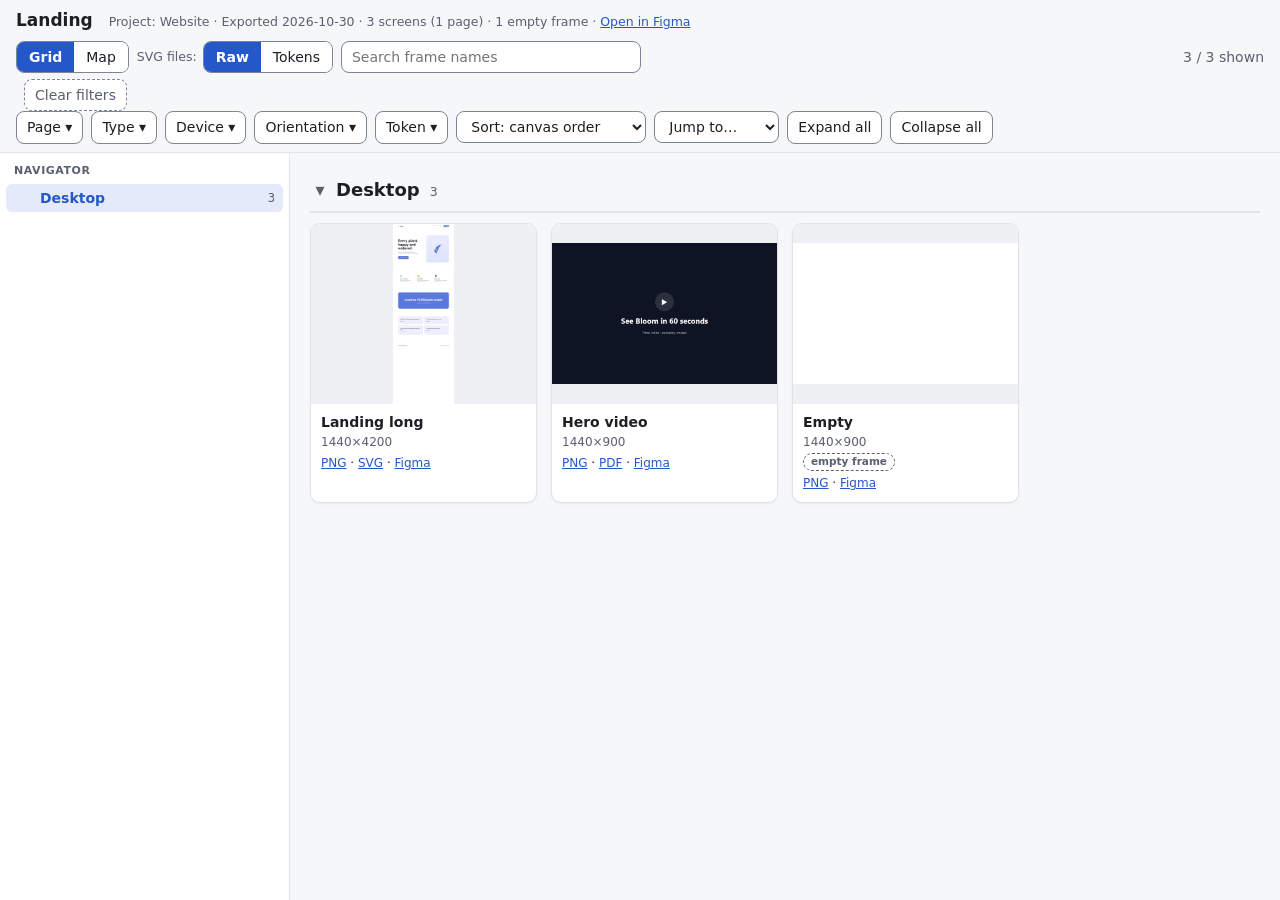
<file: examples/demo/Website/Landing/index.html>
<!DOCTYPE html>
<html lang="en">
<head>
<meta charset="utf-8">
<meta name="viewport" content="width=device-width, initial-scale=1">
<title>Landing &ndash; screens</title>
<style>
:root{--bg:#f6f7f9;--panel:#fff;--fg:#1c1f24;--mut:#596070;--line:#dfe2e8;--ctl:#7d8594;--acc:#2457c9;--accon:#fff;--accbg:rgba(36,87,201,.12);--thumb:#eef0f4;--mapbg:#e9ecf1;--sc:rgba(36,87,201,.07);--shadow:0 1px 2px rgba(0,0,0,.06);--warn:#9a4a00;--tgw:#92400e;--tgd:#1d4ed8;--tgp:#166534;--barh:0px}
@media (prefers-color-scheme:dark){:root{--bg:#14161a;--panel:#1d2026;--fg:#e8eaee;--mut:#9aa3b0;--line:#2c313a;--ctl:#6b7480;--acc:#6e9bff;--accon:#0b1020;--accbg:rgba(110,155,255,.16);--thumb:#262a32;--mapbg:#0f1114;--sc:rgba(110,155,255,.08);--shadow:none;--warn:#fbbf24;--tgw:#fbbf24;--tgd:#93c5fd;--tgp:#86efac}}
*{box-sizing:border-box}
html{scroll-padding-top:calc(var(--barh) + 10px)}
body{margin:0;background:var(--bg);color:var(--fg);font:14px/1.45 system-ui,-apple-system,"Segoe UI",Roboto,Tahoma,"Noto Sans Arabic",sans-serif}
a{color:var(--acc);text-decoration:underline}
button{font:inherit;color:inherit}
:focus-visible{outline:2px solid var(--acc);outline-offset:2px}
.vh{position:absolute!important;width:1px;height:1px;margin:-1px;padding:0;overflow:hidden;clip:rect(0 0 0 0);white-space:nowrap;border:0}
.skip{position:absolute;left:8px;top:-80px;z-index:200;background:var(--panel);color:var(--fg);border:2px solid var(--acc);padding:8px 14px;border-radius:8px}
.skip:focus{top:8px}
.unn{font-style:italic}
.hide,[hidden]{display:none!important}
.warn{color:var(--warn)}
/* header + filter bar: sticky on roomy viewports, plain flow when narrow or short */
#top{position:sticky;top:0;z-index:30;background:var(--bg);border-bottom:1px solid var(--line)}
.ttl{display:flex;flex-wrap:wrap;align-items:baseline;gap:2px 16px;padding:8px 16px 0}
.ttl h1{margin:0;font-size:17px;overflow-wrap:anywhere}
.ttl p{margin:0;color:var(--mut);font-size:12.5px;overflow-wrap:anywhere}
.bar{display:flex;flex-direction:column;gap:6px;padding:8px 16px}
.row{display:flex;flex-wrap:wrap;gap:6px 8px;align-items:center}
.bar input[type=search],.bar select,.btn,.ddb{font:inherit;color:var(--fg);background:var(--panel);border:1px solid var(--ctl);border-radius:8px;padding:5px 10px;min-width:0;min-height:32px;cursor:pointer}
.bar input[type=search]{cursor:text;flex:1 1 160px;max-width:300px}
.bar select{max-width:100%}
.btn:hover,.ddb:hover{border-color:var(--acc)}
.btn[disabled]{color:var(--mut);border-style:dashed;cursor:default}
.seg{display:inline-flex;border:1px solid var(--ctl);border-radius:8px;overflow:hidden}
.seg button{border:0;background:var(--panel);padding:5px 12px;cursor:pointer;min-height:30px}
.seg button[aria-pressed=true]{background:var(--acc);color:var(--accon);font-weight:600}
.seg button[disabled]{color:var(--mut);cursor:default;font-style:italic}
.chip{background:var(--panel);border:1px dashed var(--ctl);border-radius:999px;padding:3px 11px;min-height:30px;cursor:pointer;color:var(--mut)}
.chip[aria-pressed=true]{border:1px solid var(--acc);color:var(--fg);background:var(--accbg)}
.chip[aria-pressed=true]::before{content:"\2713\00a0";color:var(--acc);font-weight:700}
.chip b{color:var(--mut);font-weight:600;margin-left:4px}
.shown{color:var(--mut);margin-left:auto;white-space:nowrap}
.dd{position:relative}
.ddb[aria-expanded=true]{border-color:var(--acc)}
.ddb.on{border-color:var(--acc);background:var(--accbg)}
.ddn{color:var(--acc);font-weight:600}
.ddp{position:absolute;top:calc(100% + 4px);left:0;z-index:50;min-width:230px;max-width:min(380px,92vw);max-height:min(60vh,420px);display:flex;flex-direction:column;background:var(--panel);border:1px solid var(--ctl);border-radius:10px;box-shadow:0 8px 24px rgba(0,0,0,.2);padding:6px}
.ddq{width:100%;margin-bottom:4px}
.ddl{overflow:auto;flex:1;min-height:0}
.ddo{display:flex;align-items:center;gap:8px;padding:4px 6px;min-height:28px;border-radius:6px;cursor:pointer}
.ddo:hover{background:var(--accbg)}
.ddo span{flex:1;min-width:0;overflow-wrap:anywhere}
.ddo b{color:var(--mut);font-weight:400;font-size:12px}
.ddf{display:flex;justify-content:space-between;padding-top:4px;margin-top:4px;border-top:1px solid var(--line)}
.ddf button{border:0;background:none;color:var(--acc);cursor:pointer;padding:4px 8px;text-decoration:underline}
.only-compact,.only-narrow{display:none}
/* layout */
.app{display:flex;align-items:flex-start;position:relative}
#side{flex:none;width:290px;position:sticky;top:var(--barh);height:calc(100vh - var(--barh));height:calc(100dvh - var(--barh));overflow:auto;background:var(--panel);border-right:1px solid var(--line);padding:8px 6px 24px}
#side h2{margin:2px 8px 6px;font-size:11px;letter-spacing:.05em;text-transform:uppercase;color:var(--mut)}
#sideX{display:none}
#tree,#tree ul{list-style:none;margin:0;padding:0}
#tree ul{padding-inline-start:14px}
.tr{display:flex;align-items:center;gap:2px;padding:0 2px;border-radius:6px}
.tr:hover{background:var(--accbg)}
.tr.act{background:var(--accbg)}
.tl{flex:1;min-width:0;display:flex;align-items:center;gap:4px;text-align:start;border:0;background:none;cursor:pointer;padding:3px 6px;min-height:28px;border-radius:6px}
.tr.act .tl{color:var(--acc);font-weight:600}
.tr.anc .lb{color:var(--acc)}
.tl .lb{flex:1;min-width:0;overflow:hidden;text-overflow:ellipsis;white-space:nowrap}
.tl .cn{color:var(--mut);font-size:11.5px;font-weight:400}
.tr.zero .tl{color:var(--mut);font-style:italic;font-weight:400}
.tr.zero .lb{color:var(--mut)}
li.arch>.tr .tl{color:var(--mut)}
li.arch>.tr.act .tl{color:var(--acc)}
.tdv{display:flex;align-items:center;gap:6px;margin:5px 8px;color:var(--mut);font-size:10.5px;line-height:1}
.tdv::before,.tdv::after{content:"";flex:1;border-top:1px solid var(--line)}
.tdv.nolab::after{display:none}
.tdv.arc{margin:10px 4px 6px;font-size:11px;font-weight:600;letter-spacing:.03em}
.tdv.arc::before,.tdv.arc::after{border-top:2px solid var(--line)}
.tc{width:24px;height:24px;flex:none;border:0;background:none;cursor:pointer;color:var(--mut);padding:0;line-height:1}
.tc.nil{visibility:hidden;cursor:default}
.tc::before{content:"\25BE";display:inline-block;transition:transform .12s}
.tc[aria-expanded=false]::before{transform:rotate(-90deg)}
.tr.nk{display:none}
li.tcol>ul{display:none}
#bk{display:none}
#content{flex:1;min-width:0;position:relative}
#main{display:block;padding:0 20px 48px;outline:none}
#mapwrap{display:none;position:relative;flex-direction:column;height:calc(100vh - var(--barh));height:calc(100dvh - var(--barh));min-height:320px;margin:0 -20px -48px}
body.v-map #gridwrap,body.v-map #notice{display:none}
body.v-map #mapwrap{display:flex}
body.v-map #main{padding:0}
body.v-map #mapwrap{margin:0}
body.v-grid .only-map{display:none!important}
body.v-map .only-grid{display:none!important}
.notice{margin:12px 0 0;padding:8px 12px;border:1px solid var(--acc);background:var(--accbg);border-radius:8px}
.notice .btn{margin-inline-start:8px}
.g>.gh{display:flex;align-items:baseline}
.g>.gh h2,.g>.gh h3,.g>.gh h4,.g>.gh h5,.g>.gh h6{margin:0;flex:1;min-width:0}
.gbtn{display:flex;align-items:baseline;flex-wrap:wrap;gap:2px 6px;width:100%;border:0;background:none;text-align:start;cursor:pointer;padding:2px 0;min-height:28px;font-weight:700;font-size:inherit}
.k-page>.gh{margin-top:22px;padding-bottom:6px;border-bottom:2px solid var(--line)}
.k-page>.gh .gbtn{font-size:18px}
.k-sec>.gh{margin-top:12px}
.k-sec>.gh .gbtn{font-size:13px;color:var(--mut)}
.g.arch>.gh .gbtn{color:var(--mut)}
.chev{width:20px;flex:none;color:var(--mut);align-self:center;text-align:center}
.chev::before{content:"\25BE";display:inline-block;transition:transform .12s}
.gbtn[aria-expanded=false] .chev::before{transform:rotate(-90deg)}
.g.col>.gb{display:none}
.cnt{font-weight:400;color:var(--mut);font-size:12.5px;margin-inline-start:4px}
.tg{display:inline-block;flex:none;font:600 10px/1.5 system-ui,sans-serif;letter-spacing:.03em;padding:0 6px;border-radius:999px;border:1px solid currentColor;vertical-align:middle;color:var(--mut)}
.tg-WIP{color:var(--tgw);background:rgba(245,158,11,.14)}
.tg-Dev{color:var(--tgd);background:rgba(59,130,246,.13)}
.tg-Prod{color:var(--tgp);background:rgba(34,197,94,.14)}
.tg-arch{color:var(--mut);border-style:dashed;text-transform:uppercase}
.gdv{display:flex;align-items:center;gap:10px;margin:18px 0 0;color:var(--mut);font-size:12px}
.gdv::before,.gdv::after{content:"";flex:1;border-top:1px solid var(--line)}
.gdv.empty-l::after{display:none}
.gdv.arc{margin-top:36px;font-weight:600;letter-spacing:.04em}
.gdv.arc::before,.gdv.arc::after{border-top:2px solid var(--line)}
.k-sec>.gb{margin-inline-start:6px;padding-inline-start:12px;border-inline-start:2px solid var(--line)}
.grid{display:grid;grid-template-columns:repeat(auto-fill,minmax(min(220px,100%),1fr));gap:14px;margin:10px 0;padding:0;list-style:none}
.card{margin:0;background:var(--panel);border:1px solid var(--line);border-radius:10px;overflow:hidden;box-shadow:var(--shadow);display:flex;flex-direction:column;min-width:0}
.cbtn{display:flex;flex-direction:column;width:100%;padding:0;border:0;background:none;text-align:start;position:relative;cursor:zoom-in;color:inherit}
.cbtn.nobtn{cursor:default}
.cbtn:focus-visible{outline-offset:-3px}
.thumb{display:flex;align-items:center;justify-content:center;width:100%;height:180px;background:var(--thumb)}
.thumb img{width:100%;height:100%;object-fit:contain}
.thumb.missing{color:var(--mut);font-style:italic;border-bottom:1px dashed var(--line)}
.cap{padding:8px 10px 2px;display:flex;flex-direction:column;gap:2px}
.nm{font-weight:600;overflow-wrap:anywhere}
.meta{color:var(--mut);font-size:12px}
.bdg{align-self:flex-start;font:600 10.5px/1.5 system-ui,sans-serif;padding:0 7px;border-radius:999px;border:1px dashed currentColor;color:var(--mut)}
.lk{padding:2px 10px 10px;font-size:12px}
.empty{color:var(--mut);padding:40px 0;text-align:center}
.empty p{margin:4px 0}
/* map */
#map{position:relative;flex:1;min-height:0;overflow:hidden;background:var(--mapbg);touch-action:none;cursor:grab;--iz:1;--z:1;user-select:none;-webkit-user-select:none}
#map:focus-visible{outline-offset:-3px}
#map.drag{cursor:grabbing}
#world{position:absolute;left:0;top:0;width:0;height:0;transform-origin:0 0}
.sc{position:absolute;background:var(--sc);border-radius:28px;box-shadow:inset 0 0 0 calc(2px*var(--iz)) var(--accbg);pointer-events:none}
.sc.dim{background:transparent;box-shadow:inset 0 0 0 calc(1px*var(--iz)) var(--line)}
.sl,.fl{position:absolute;left:0;bottom:100%;transform-origin:0 100%;transform:scale(var(--iz));white-space:nowrap;overflow:hidden;text-overflow:ellipsis;max-width:calc(100% * var(--z));line-height:1.2;pointer-events:none}
.sl{font:600 13px/1.2 system-ui,"Segoe UI",Tahoma,sans-serif;color:var(--acc);margin-bottom:calc(5px*var(--iz));pointer-events:auto;cursor:pointer;padding:0;padding-inline-start:2px;background:none;border:0;text-align:start}
.sc.dim>.sl{color:var(--mut)}
.fl{font:12px/1.2 system-ui,"Segoe UI",Tahoma,sans-serif;color:var(--mut);margin-bottom:calc(4px*var(--iz))}
#map.nolab .fl{display:none}
.fr{position:absolute;background:var(--thumb)}
.fr img{position:absolute;left:0;top:0;width:100%;height:100%;display:block;opacity:0;transition:opacity .15s;-webkit-user-drag:none}
.fr img.ld{opacity:1}
.fb{position:absolute;inset:0;width:100%;height:100%;margin:0;padding:0;border:0;background:transparent;cursor:pointer;border-radius:0}
.fb:focus-visible{outline:calc(3px*var(--iz)) solid var(--acc);outline-offset:calc(2px*var(--iz))}
.fs{position:absolute;right:0;bottom:100%;transform-origin:100% 100%;transform:scale(var(--iz));padding-bottom:calc(4px*var(--iz));font:600 11px/1.2 system-ui,sans-serif;display:none;z-index:3;text-decoration:none}
.fs b{display:block;font-weight:600;color:var(--acc);background:var(--panel);border:1px solid var(--acc);border-radius:5px;padding:1px 6px}
.fr:hover>.fs,.fr:focus-within>.fs{display:block}
.fs:focus-visible{outline:none}
.fs:focus-visible b{outline:2px solid var(--acc);outline-offset:2px}
#map.nolab .fs{display:none!important}
.fr.miss{background:repeating-linear-gradient(45deg,var(--thumb),var(--thumb) 24px,var(--line) 24px,var(--line) 28px)}
.fr:hover{outline:calc(2px*var(--iz)) solid var(--acc)}
.fr.nm{pointer-events:none;background:var(--thumb)}
.fr.nm img{opacity:.15}
#map.hidenm .fr.nm,#map.hidenm .sc.dim{display:none}
#map.space,#map.space .fr,#map.space .fb{cursor:grab}
#mtool{position:absolute;top:10px;left:10px;right:10px;display:flex;flex-wrap:wrap;gap:6px;z-index:5;pointer-events:none;align-items:center}
#mtool>*{pointer-events:auto}
#mtool .btn,#mtool select{box-shadow:0 1px 4px rgba(0,0,0,.18)}
#mtool select{font:inherit;color:var(--fg);background:var(--panel);border:1px solid var(--ctl);border-radius:8px;padding:5px 8px;min-height:32px;max-width:min(320px,60vw)}
#zl{background:var(--panel);border:1px solid var(--ctl);border-radius:8px;padding:5px 10px;min-width:56px;text-align:center;color:var(--mut)}
#mhelpw{position:absolute;right:10px;bottom:10px;z-index:6;display:flex;flex-direction:column;align-items:flex-end;gap:6px;max-width:calc(100% - 20px)}
#mhelp{min-width:36px;font-weight:700;box-shadow:0 1px 4px rgba(0,0,0,.18)}
#mhelp[aria-expanded=true]{border-color:var(--acc);background:var(--accbg)}
#mhint{color:var(--fg);font-size:12px;background:var(--panel);border:1px solid var(--ctl);border-radius:10px;padding:8px 12px;box-shadow:0 6px 20px rgba(0,0,0,.2);max-width:380px}
#mhint dl{display:grid;grid-template-columns:auto 1fr;gap:3px 12px;margin:6px 0 0}
#mhint dt{color:var(--mut)}#mhint dd{margin:0}
/* lightbox (always dark) */
#lb{--lba:#6e9bff;--lbon:#0b1020;position:fixed;inset:0;z-index:100;display:flex;flex-direction:column;overflow:auto;background:#0a0c10;color:#e8eaee}
#lb .hd{flex:none;display:flex;flex-direction:column;gap:6px;padding:8px 12px;border-bottom:1px solid rgba(255,255,255,.18)}
#lb .hd1{display:flex;gap:10px;align-items:flex-start}
#lb .hd2{display:flex;flex-wrap:wrap;gap:6px 8px;align-items:center}
#lb .ti{flex:1;min-width:0}
#lb .lbt{margin:0;font-size:15px;line-height:1.3;overflow-wrap:anywhere;display:-webkit-box;-webkit-line-clamp:2;-webkit-box-orient:vertical;overflow:hidden}
#lb .ti span{color:#b4bcc8;font-size:12px;overflow-wrap:anywhere}
#lbc{color:#b4bcc8;font-size:12.5px;white-space:nowrap}
#lb .note{color:#d8dde5;font-size:12px;border:1px dashed rgba(255,255,255,.4);border-radius:999px;padding:1px 8px}
#lb .seg{border-color:rgba(255,255,255,.35)}
#lb .seg button{border-radius:0}
#lb .lks{display:inline-flex;flex-wrap:wrap;gap:6px}
#lb button,#lb a.b{font:inherit;color:#e8eaee;background:rgba(255,255,255,.1);border:1px solid rgba(255,255,255,.3);border-radius:8px;padding:6px 12px;cursor:pointer;min-height:44px;min-width:44px;display:inline-flex;align-items:center;justify-content:center;gap:4px;text-decoration:none}
#lb button:hover,#lb a.b:hover{background:rgba(255,255,255,.22)}
#lb button[aria-pressed=true]{background:var(--lba);border-color:var(--lba);color:var(--lbon);font-weight:600}
#lb button[disabled]{color:#aab2be;border-style:dashed;cursor:default}
#lb :focus-visible{outline:3px solid #fff;outline-offset:2px}
#lb .seg{display:inline-flex;overflow:hidden}
#lb .seg button{border:0}
#lb .stage{flex:1 1 auto;min-height:200px;position:relative;overflow:auto;display:flex}
#lb .stage img{margin:auto;display:block}
#lb.fit .stage{overflow:hidden}
#lb.fit .stage img{max-width:100%;max-height:100%;object-fit:contain}
#lb .nav{position:absolute;top:50%;transform:translateY(-50%);font-size:22px;padding:10px 14px;z-index:2;background:rgba(10,12,16,.7)}
/* v5: token SVG switch + token panel */
.svl{color:var(--mut);font-size:12.5px;margin-inline-end:-2px}
.lk a.tok,#lb a.b.tok{font-weight:600}
#lb .body{flex:1 1 auto;min-height:0;display:flex}
#lb .body .stage{flex:1 1 auto;min-width:0}
#tkp{flex:none;width:380px;max-width:45vw;overflow:auto;border-inline-start:1px solid rgba(255,255,255,.18);padding:10px 12px 24px;font-size:12.5px;background:rgba(255,255,255,.03)}
#tkp h3{margin:12px 0 4px;font-size:11px;letter-spacing:.05em;text-transform:uppercase;color:#b4bcc8}
#tkp h3:first-child{margin-top:0}
#tkp .sum{color:#d8dde5;margin:0 0 6px}
#tkp ul{list-style:none;margin:0;padding:0}
#tkp li{display:flex;align-items:baseline;gap:6px;padding:2px 0;border-bottom:1px solid rgba(255,255,255,.06)}
#tkp li .tn{flex:1;min-width:0;overflow-wrap:break-word}
#tkp li code{font:12px/1.4 ui-monospace,Consolas,monospace;color:#e8eaee}
#tkp li .fg{display:block;color:#9aa3b0;font-size:11px}
#tkp li .ct{color:#b4bcc8;font-variant-numeric:tabular-nums}
#tkp li .ext{font-size:10px;border:1px dashed #9aa3b0;border-radius:999px;padding:0 5px;color:#b4bcc8;white-space:nowrap}
#tkp li button.cp{min-height:28px;min-width:0;padding:2px 7px;font-size:11px}
#tkp .sw{width:14px;height:14px;flex:none;border-radius:3px;border:1px solid rgba(255,255,255,.4);align-self:center}
#tkp .ub li .tn{font:12px/1.4 ui-monospace,Consolas,monospace}
#tkp .none{color:#9aa3b0;font-style:italic}
#tkp .why{color:#9aa3b0;font-size:11.5px;margin:2px 0 6px}
#toast{position:fixed;left:50%;bottom:24px;transform:translateX(-50%);z-index:300;background:#1d2026;color:#e8eaee;border:1px solid #6e9bff;border-radius:8px;padding:6px 12px;font-size:13px}
@media (max-width:899px){#lb .body{flex-direction:column}#tkp{width:auto;max-width:none;max-height:45vh;border-inline-start:0;border-top:1px solid rgba(255,255,255,.18)}}
#lb .prev{left:8px}#lb .next{right:8px}
/* narrow drawer (tree) */
@media (max-width:899px){
  .only-narrow{display:inline-flex;align-items:center}
  #side{position:fixed;z-index:70;left:0;top:0;bottom:0;height:auto;width:min(320px,86vw);transform:translateX(-105%);visibility:hidden;transition:transform .18s,visibility 0s .18s;box-shadow:0 0 24px rgba(0,0,0,.3)}
  body.drawer #side{transform:none;visibility:visible;transition-delay:0s}
  body.drawer #bk{display:block;position:fixed;inset:0;z-index:60;background:rgba(0,0,0,.4)}
  #sideX{display:inline-flex;margin:0 8px 8px}
  #main{padding:0 12px 48px}
  #mapwrap{margin:0 -12px -48px}
  body.v-map #mapwrap{margin:0}
}
/* compact: narrow OR short viewport (also what 200 % / 400 % zoom produces): document flow, filters behind a button */
@media (max-width:699px),(max-height:559px){
  #top{position:static}
  .only-compact{display:inline-flex;align-items:center}
  #fpanel{display:none}
  #top.fo #fpanel{display:flex;flex-direction:column;gap:6px}
  .bar{padding-left:10px;padding-right:10px}
  .ttl{padding-left:10px;padding-right:10px}
  .shown{margin-left:0}
  .dd{position:static}
  .ddp{left:0;right:0;top:auto;max-width:none;min-width:0;z-index:50}
  .bar{position:relative}
  #mapwrap{height:auto;min-height:0;height:max(380px,calc(100dvh - 16px))}
  #mtool{position:static;pointer-events:auto;padding:8px 10px;background:var(--bg);border-bottom:1px solid var(--line)}
  .grid{grid-template-columns:repeat(auto-fill,minmax(min(150px,100%),1fr));gap:10px}
  .thumb{height:140px}
  #side{top:0;height:100vh;height:100dvh}
}
@media (pointer:coarse){
  .bar input[type=search],.bar select,.btn,.ddb,.chip,.seg button,#mtool select{min-height:44px}
  .tl{min-height:40px}.tc{width:36px;height:36px}.gbtn{min-height:44px}
}
@media (prefers-reduced-motion:reduce){*,*::before,*::after{transition:none!important;animation:none!important;scroll-behavior:auto!important}}
</style>
</head>
<body class="v-grid">
<a class="skip" id="skip" href="#main">Skip to gallery</a>
<div id="page">
<header id="top">
<div class="ttl">
<h1 dir="auto">Landing</h1>
<p>Project: <span dir="auto">Website</span> &middot; Exported 2026-10-30 &middot; 3 screens (1 page) &middot; 1 empty frame &middot; <a href="https://www.figma.com/design/FAKEkeyCCC3" target="_blank" rel="noopener">Open in Figma<span class="vh"> (opens in new tab)</span></a></p>
</div>
<div class="bar" id="bar">
<div class="row">
<button type="button" class="btn only-narrow" id="treeBtn" aria-expanded="false" aria-controls="side"><span aria-hidden="true">&#9776;&nbsp;</span>Tree</button>
<div class="seg" role="group" aria-label="View"><button type="button" id="vg" aria-pressed="true">Grid</button><button type="button" id="vm" aria-pressed="false">Map</button></div>
<span id="svwrap" class="row" hidden><span class="svl" id="svlbl">SVG files:</span><span class="seg" role="group" aria-labelledby="svlbl"><button type="button" id="svr" aria-pressed="true" title="Raw SVG, exactly as Figma exported it (fixed colours)">Raw</button><button type="button" id="svt" aria-pressed="false" title="Token SVG: same picture, colours written as var(--token, #hex) so they follow the code's design tokens">Tokens</button></span></span>
<button type="button" class="btn only-compact" id="fbtn" aria-expanded="false" aria-controls="fpanel">Filters</button>
<input id="q" type="search" placeholder="Search frame names" aria-label="Search frame names">
<span class="shown" id="shown" role="status"></span>
</div>
<div id="fpanel">
<div class="row">
<span id="chips" class="row"></span>
<button type="button" class="btn" id="clr">Clear filters</button>
</div>
<div class="row" id="row2">
<span id="dds" class="row"></span>
<select id="sort" class="only-grid" aria-label="Sort"><option value="canvas">Sort: canvas order</option><option value="name">Sort: name A&rarr;Z</option><option value="size">Sort: size (large first)</option><option value="num">Sort: number</option></select>
<select id="jump" aria-label="Jump to"><option value="">Jump to&hellip;</option></select>
<button type="button" class="btn only-grid" id="expall">Expand all</button>
<button type="button" class="btn only-grid" id="colall">Collapse all</button>
</div>
</div>
</div>
</header>
<div class="app">
<nav id="side" aria-label="Navigator"><h2>Navigator</h2><button type="button" class="btn" id="sideX">Close navigator</button><ul id="tree"></ul></nav>
<div id="bk"></div>
<div id="content">
<main id="main" tabindex="-1">
<p class="notice" id="notice" hidden><span id="noticet"></span><button type="button" class="btn" id="noticeb">Expand them</button></p>
<div id="gridwrap"><div id="grid"></div>
<div class="empty" id="empty" hidden><p>No frames match the current filters.</p><p id="fsum"></p><p><button type="button" class="btn" id="clr2">Clear filters</button></p></div></div>
<div id="mapwrap">
<div id="mtool">
<select id="mpage" aria-label="Map page"></select>
<button type="button" class="btn" id="mfit">Fit</button>
<button type="button" class="btn" id="m100">100 %</button>
<button type="button" class="btn" id="mout" aria-label="Zoom out">&minus;</button>
<span id="zl">100%</span>
<button type="button" class="btn" id="min" aria-label="Zoom in">+</button>
<button type="button" class="btn" id="mhide" title="Dim or hide frames that do not match the filters">Non-matching: dim</button>
</div>
<div id="map" tabindex="0" role="group" aria-label="Location map" aria-describedby="mhint"><div id="world"></div></div>
<div id="mhelpw">
<div id="mhint" role="note" hidden><b>Canvas shortcuts</b>
<dl>
<dt>Pan</dt><dd>two-finger scroll &middot; drag &middot; Space- or middle-drag &middot; arrows <small>(Shift: sideways / faster)</small></dd>
<dt>Zoom</dt><dd>pinch &middot; Ctrl+scroll &middot; + &minus; &middot; Ctrl + / &minus;</dd>
<dt>Fit &middot; 100%</dt><dd>Shift+1 &middot; Shift+0</dd>
<dt>Zoom to frame</dt><dd>Shift+2</dd>
<dt>Frames</dt><dd>Tab, then arrows &middot; Enter opens</dd>
</dl></div>
<button type="button" class="btn" id="mhelp" aria-expanded="false" aria-controls="mhint" title="Canvas shortcuts (?)"><span aria-hidden="true">?</span><span class="vh">Canvas shortcuts</span></button>
</div>
</div>
</main>
</div>
</div>
</div>
<div id="lb" class="fit" role="dialog" aria-modal="true" aria-labelledby="lbn" aria-describedby="lbm" hidden>
<div class="hd">
<div class="hd1">
<div class="ti"><h2 id="lbn" class="lbt">Screen viewer</h2><span id="lbm"></span></div>
<button type="button" id="lbx" title="Close (Esc)"><span aria-hidden="true">&times;&nbsp;</span>Close</button>
</div>
<div class="hd2">
<span id="lbc" role="status"></span>
<span class="seg" role="group" aria-label="Image format"><button type="button" id="lbpv" aria-pressed="true" title="Show the PNG (S switches)">PNG</button><button type="button" id="lbsv" aria-pressed="false" title="Show the SVG (S switches)">SVG</button></span>
<span class="seg" role="group" aria-label="SVG files: raw or tokens" id="lbsvs" hidden><button type="button" id="lbsr" aria-pressed="true" title="Raw SVG (R)">Raw SVG</button><button type="button" id="lbst" aria-pressed="false" title="Token SVG (R switches)">Token SVG</button></span>
<button type="button" id="lbtk" aria-pressed="false" aria-controls="tkp" title="Design tokens used on this screen (T)" hidden>Tokens used</button>
<button type="button" id="lbz" aria-pressed="false" title="Actual size, 1 Figma px = 1 CSS px (Z)">100%</button>
<span class="lks" id="lbl"></span>
<span class="note" id="lbsc" hidden></span>
<span class="bdg" id="lbem" hidden>empty frame</span>
</div>
</div>
<div class="body">
<div class="stage" id="stage">
<button type="button" class="nav prev" id="lbp" aria-label="Previous screen" title="Previous (Left arrow)">&larr;</button>
<button type="button" class="nav next" id="lbnx" aria-label="Next screen" title="Next (Right arrow)">&rarr;</button>
</div>
<aside id="tkp" aria-label="Design tokens on this screen" hidden></aside>
</div>
</div>
<div id="toast" role="status" hidden></div>
<script id="data" type="application/json">{"key":"FAKEkeyCCC3","tagOrder":["Page"],"screens":[{"n":1,"id":"3:1","name":"Landing long","type":"FRAME","tag":"Page","page":"Desktop","pid":"1:0","section":"","x":0,"y":0,"w":1440,"h":4200,"fig":"https://www.figma.com/design/FAKEkeyCCC3?node-id=3-1","png":"screens/png/Desktop/001%20Landing%20long%20%5B3-1%5D.png","svg":"screens/svg/Desktop/001%20Landing%20long%20%5B3-1%5D.svg","sc":1.6,"tsvg":"screens/svg/Desktop/001%20Landing%20long%20%5B3-1%5D.svg","tc":0,"tu":[]},{"n":2,"id":"3:2","name":"Hero video","type":"FRAME","tag":"Page","page":"Desktop","pid":"1:0","section":"","x":2000,"y":0,"w":1440,"h":900,"fig":"https://www.figma.com/design/FAKEkeyCCC3?node-id=3-2","png":"screens/png/Desktop/002%20Hero%20video%20%5B3-2%5D.png","pdf":"screens/pdf/Desktop/002%20Hero%20video%20%5B3-2%5D.pdf","tu":[]},{"n":3,"id":"3:3","name":"Empty","type":"FRAME","tag":"Page","page":"Desktop","pid":"1:0","section":"","x":3600,"y":0,"w":1440,"h":900,"fig":"https://www.figma.com/design/FAKEkeyCCC3?node-id=3-3","png":"screens/png/Desktop/003%20Empty%20%5B3-3%5D.png","emp":1,"tu":[]}],"sections":[],"pages":[{"id":"1:0","name":"Desktop","tag":"Page","arch":0,"div":null}],"tk":[]}</script>
<script>
(function(){
"use strict";
var DATA=JSON.parse(document.getElementById('data').textContent);
var S=DATA.screens,KEY=DATA.key,LS='figidx3:'+KEY+':';
function $(id){return document.getElementById(id)}
function el(t,c,x){var e=document.createElement(t);if(c)e.className=c;if(x!=null)e.textContent=x;return e}
function lsGet(k){try{return window.localStorage.getItem(k)}catch(e){return null}}
function lsSet(k,v){try{window.localStorage.setItem(k,v)}catch(e){}}
function lsArr(k){try{var v=JSON.parse(lsGet(k));return Array.isArray(v)?v:[]}catch(e){return []}}
var AR=/[؀-ۿݐ-ݿﭐ-﷿ﹰ-﻿]/;
var EDGE=/^[\s​-‏‪-‮⁠-⁤⁦-⁩﻿­]+|[\s​-‏‪-‮⁠-⁤⁦-⁩﻿­]+$/g;
function L(t){t=String(t==null?'':t).replace(EDGE,'');return t||'(unnamed)'}
function txt(e,t,unn){e.textContent=t;e.dir='auto';if(unn)e.classList.add('unn');else if(AR.test(t))e.lang='fa';return e}
function byYX(a,b){return (a.y-b.y)||(a.x-b.x)||(a.n-b.n)}
function readOrder(arr){ // rows by tolerance (centres within 40% of the smaller height, or y within 24px), then x
  var a=arr.slice().sort(byYX),rows=[],cur=null;
  a.forEach(function(s){
    var same=false;
    if(cur){var cy=s.y+s.h/2,ry=cur.a.y+cur.a.h/2;same=Math.abs(s.y-cur.a.y)<24||Math.abs(cy-ry)<=0.4*Math.min(s.h,cur.a.h)}
    if(same)cur.m.push(s);else{cur={a:s,m:[s]};rows.push(cur)}
  });
  var out=[];rows.forEach(function(r){r.m.sort(function(p,q){return (p.x-q.x)||(p.n-q.n)});out=out.concat(r.m)});
  return out;
}
function collate(a,b){return String(a).localeCompare(String(b),undefined,{numeric:true,sensitivity:'base'})}
var mqCompact=window.matchMedia('(max-width:699px),(max-height:559px)');
var mqNarrow=window.matchMedia('(max-width:899px)');

/* ---------- derived fields ---------- */
var hasPos=S.length>0;
var DEVS=[['mobile','Mobile (<600)'],['tablet','Tablet (600–1023)'],['desktop','Desktop (≥1024)'],['small','Component / small']];
var ORS=[['portrait','Portrait'],['landscape','Landscape']];
var TYPE_ORDER=['FRAME','COMPONENT','COMPONENT_SET','INSTANCE','GROUP'];
S.forEach(function(s,i){
  s.i=i;s.pk=s.pid;s.section=s.section||'';s.unn=!!s.unn;s.emp=!!s.emp;
  s.dn=s.unn?'(unnamed)':s.name;
  if(typeof s.x!=='number'||typeof s.y!=='number'||!s.w||!s.h)hasPos=false;
  var w=s.w||0,h=s.h||0,comp=(s.type==='COMPONENT'||s.type==='COMPONENT_SET');
  s.dev=(comp||h<200)?'small':(w<600?'mobile':(w<1024?'tablet':'desktop'));
  s.or=h>w?'portrait':'landscape';
  s.area=w*h;s.nl=s.dn.toLowerCase();s.match=true;
  var parts=s.section?s.section.split(' / '):[];
  s.secs=parts.map(function(_,k){return parts.slice(0,k+1).join(' / ')});
  s.tks=(s.tu||[]).map(function(t){return String(t[0])});if(s.ub)s.tks.push('!ub');
});
/* v5: SVG files = raw (Figma export) or tokens (colours as var(--token, #hex)); one choice for every gallery */
var TK=DATA.tk||[],HAS_TOK=S.some(function(s){return s.tsvg}),HAS_TU=S.some(function(s){return s.tu});
var SV=(HAS_TOK&&lsGet('figidx:svgv')==='tok')?'tok':'raw';
function svgOf(s){return (SV==='tok'&&s.tsvg)?s.tsvg:s.svg}
function svgLbl(s){return (SV==='tok'&&s.tsvg&&s.tsvg!==s.svg)?'SVG·tokens':'SVG'}
var KLBL={color:'Colour',spacing:'Spacing',radius:'Radius',size:'Size',stroke:'Stroke width',type:'Type variable',effect:'Effect',opacity:'Opacity','text-style':'Text style','effect-style':'Effect style','color-style':'Colour style'};

/* ---------- node model: Page > Section (nested); page order = Figma order, live first, then archive ---------- */
var NODES=[],ROOTS=[],byKey={},secRect={},LAYOUT=[],HAS_ARCH=false,ARC_LBL='──── Archive ────';
(DATA.sections||[]).forEach(function(c){secRect[c.pid+'|'+c.path]=c});
function mk(kind,key,label,parent){
  var n={id:NODES.length,kind:kind,key:key,label:L(label),parent:parent||null,kids:[],own:[],tot:0,cnt:0,box:null,rect:null,tag:'',page:'',pid:'',path:'',arch:false,depth:parent?parent.depth+1:0};
  NODES.push(n);byKey[key]=n;if(parent)parent.kids.push(n);else ROOTS.push(n);return n;
}
function ensureSec(pn,path){
  var parts=path.split(' / '),node=pn;
  for(var k=0;k<parts.length;k++){
    var p=parts.slice(0,k+1).join(' / '),key='S:'+pn.pid+'|'+p,sn=byKey[key];
    if(!sn){sn=mk('sec',key,parts[k],node);sn.tag=pn.tag;sn.page=pn.page;sn.pid=pn.pid;sn.arch=pn.arch;sn.path=p;var r=secRect[pn.pid+'|'+p];if(r&&typeof r.x==='number')sn.rect=r}
    node=sn;
  }
  return node;
}
(DATA.pages||[]).forEach(function(pg){
  var pn=mk('page','P:'+pg.id,pg.name,null);pn.tag=pg.tag;pn.page=L(pg.name);pn.pid=pg.id;pn.arch=!!pg.arch;pn.div=pg.div;
  if(pn.arch)HAS_ARCH=true;
});
S.forEach(function(s){
  var pn=byKey['P:'+s.pid];if(!pn)return;
  var node=s.section?ensureSec(pn,s.section):pn;
  node.own.push(s);s.node=node;s.arch=pn.arch;
});
(DATA.sections||[]).forEach(function(c){var pn=byKey['P:'+c.pid];if(pn&&c.path)ensureSec(pn,c.path)});
function bb(a,x0,y0,x1,y1){if(!a)return[x0,y0,x1,y1];return[Math.min(a[0],x0),Math.min(a[1],y0),Math.max(a[2],x1),Math.max(a[3],y1)]}
function post(n){
  n.tot=n.own.length;var a=null;
  n.own.forEach(function(s){if(hasPos)a=bb(a,s.x,s.y,s.x+s.w,s.y+s.h)});
  n.kids.forEach(function(k){post(k);n.tot+=k.tot;if(k.ub)a=bb(a,k.ub[0],k.ub[1],k.ub[2],k.ub[3])});
  if(n.rect)a=bb(a,n.rect.x,n.rect.y,n.rect.x+n.rect.w,n.rect.y+n.rect.h);
  n.ub=a;
  n.box=a?{x:a[0],y:a[1],w:a[2]-a[0],h:a[3]-a[1]}:null;
  if(n.rect)n.zbox={x:n.rect.x,y:n.rect.y,w:n.rect.w,h:n.rect.h};else n.zbox=n.box;
  if(hasPos)n.kids.sort(function(p,q){return (p.zbox&&q.zbox)?(p.zbox.y-q.zbox.y)||(p.zbox.x-q.zbox.x):0});
}
ROOTS.forEach(post);
var PAGES=ROOTS.filter(function(n){return n.tot>0});
/* LAYOUT: ordered entries {t:'p',n} | {t:'d',label} (Figma divider page(s)) | {t:'a'} (Archive divider), only between visible-able pages */
(function(){
  var seenArch=false,k=0;
  PAGES.forEach(function(pn){
    if(pn.arch&&!seenArch){seenArch=true;LAYOUT.push({t:'a'})}
    else if(pn.div!=null&&pn.div!==undefined&&k>0)LAYOUT.push({t:'d',label:pn.div||''});
    LAYOUT.push({t:'p',n:pn});k++;
  });
})();
function pageOf(n){while(n&&n.kind!=='page')n=n.parent;return n}
function anc(n){var a=[];for(n=n.parent;n;n=n.parent)a.push(n);return a}
/* a divider shows only when a visible page lies on both sides inside its group (Archive divider: when an archive page is visible) */
function updDividers(){
  var vis=function(e){return e.t==='p'&&e.n.cnt>0};
  LAYOUT.forEach(function(e,i){
    if(e.t==='p')return;var show=false,j;
    if(e.t==='a'){for(j=i+1;j<LAYOUT.length;j++)if(vis(LAYOUT[j])){show=true;break}}
    else{
      var before=false,after=false;
      for(j=i-1;j>=0&&LAYOUT[j].t!=='a';j--)if(vis(LAYOUT[j])){before=true;break}
      for(j=i+1;j<LAYOUT.length&&LAYOUT[j].t!=='a';j++)if(vis(LAYOUT[j])){after=true;break}
      show=before&&after;
    }
    (e.els||[]).forEach(function(x){x.classList.toggle('hide',!show)});
  });
}

/* ---------- state ---------- */
var F={tags:new Set(DATA.tagOrder),arch:true,pg:new Set(),sec:new Set(),ty:new Set(),dv:new Set(),or:new Set(),tk:new Set(),q:''};
var view='grid',sortMode='canvas',hideNM=false,mapPage=null;
var archKeys=ROOTS.filter(function(n){return n.arch}).map(function(n){return n.key});
var collapsed=new Set(lsGet(LS+'col')===null?archKeys:lsArr(LS+'col')),tcol=new Set(lsGet(LS+'tcol')===null?archKeys:lsArr(LS+'tcol'));
function saveCol(){lsSet(LS+'col',JSON.stringify(Array.from(collapsed)))}
function saveTcol(){lsSet(LS+'tcol',JSON.stringify(Array.from(tcol)))}
var applying=false;
var ovr=new Map(),autoOpen=false; // while a narrowing filter is active, groups with hits open and user toggles are session-only

function matches(s){
  if(!F.tags.has(s.tag))return false;
  if(!F.arch&&s.arch)return false;
  if(F.pg.size&&!F.pg.has(s.pk))return false;
  if(F.sec.size){var ok=false;for(var k=0;k<s.secs.length;k++)if(F.sec.has(s.secs[k])){ok=true;break}if(!ok)return false}
  if(F.ty.size&&!F.ty.has(s.type))return false;
  if(F.dv.size&&!F.dv.has(s.dev))return false;
  if(F.or.size&&!F.or.has(s.or))return false;
  if(F.tk.size){var hit=false;for(var j=0;j<s.tks.length;j++)if(F.tk.has(s.tks[j])){hit=true;break}if(!hit)return false}
  if(F.q&&s.nl.indexOf(F.q)<0)return false;
  return true;
}
function filtersActive(){
  return F.tags.size!==DATA.tagOrder.length||!F.arch||F.pg.size||F.sec.size||F.ty.size||F.dv.size||F.or.size||F.tk.size||F.q!=='';
}
function narrowing(){return !!(F.q||F.pg.size||F.sec.size||F.ty.size||F.dv.size||F.or.size||F.tk.size)}
function nFilt(){return (F.tags.size!==DATA.tagOrder.length?1:0)+(!F.arch?1:0)+(F.pg.size?1:0)+(F.sec.size?1:0)+(F.ty.size?1:0)+(F.dv.size?1:0)+(F.or.size?1:0)+(F.tk.size?1:0)}
function setPressed(b,on){b.setAttribute('aria-pressed',on?'true':'false')}

/* ---------- grid ---------- */
var ORDER=[];
function ctxOf(s){return s.section||s.page}
function card(s){
  var li=el('li','card');li.dataset.i=s.i;
  var hasBtn=!!s.png;
  var b=el(hasBtn?'button':'div','cbtn'+(hasBtn?'':' nobtn'));if(hasBtn)b.type='button';
  var th=el('span','thumb');
  if(hasBtn){var im=new Image();im.loading='lazy';im.decoding='async';im.alt='';im.src=s.png;th.appendChild(im)}
  else{th.className='thumb missing';th.textContent='not exported'}
  b.appendChild(th);
  var cp=el('span','cap');cp.appendChild(txt(el('span','nm'),s.dn,s.unn));
  var dims=(s.w&&s.h)?(s.w+'×'+s.h):'';
  cp.appendChild(el('span','meta',dims+(s.type&&s.type!=='FRAME'?(dims?' · ':'')+s.type:'')));
  if(s.emp)cp.appendChild(el('span','bdg','empty frame'));
  cp.appendChild(txt(el('span','vh'),', in '+ctxOf(s)));
  b.appendChild(cp);li.appendChild(b);
  var lk=el('span','lk');
  function lnk(t,h){
    var a=el('a',null,t);a.href=h;a.target='_blank';a.rel='noopener';
    a.setAttribute('aria-label',t+', '+s.dn+' (opens in new tab)');
    if(hasBtn)a.tabIndex=-1; // the card button is the one Tab stop; the same links are in the viewer
    if(lk.firstChild)lk.appendChild(document.createTextNode(' · '));lk.appendChild(a);return a;
  }
  if(s.png)lnk('PNG',s.png);if(s.svg){s.svgA=lnk(svgLbl(s),svgOf(s));s.svgA.classList.toggle('tok',svgOf(s)!==s.svg)}if(s.pdf)lnk('PDF',s.pdf);if(s.det){var dl=lnk('Code & specs',s.det);dl.removeAttribute('target');dl.removeAttribute('rel');dl.setAttribute('aria-label','Code and specs, '+s.dn)}lnk('Figma',s.fig);
  li.appendChild(lk);s.card=li;return li;
}
function tagChip(t){return DATA.tagOrder.length<2?document.createTextNode(''):el('span','tg tg-'+t,t)}
function tgs(t){return DATA.tagOrder.length<2?'':' ['+t+']'}
function buildGrid(){
  var root=$('grid');root.textContent='';ORDER=[];
  function build(n,into){
    if(!n.tot)return;
    ORDER.push(n);
    var g=el('section','g k-'+n.kind+(n.arch?' arch':''));g.dataset.nid=n.id;n.g=g;
    var gh=el('div','gh');n.gh=gh;
    var hl=Math.min(2+n.depth,6),h=el('h'+hl);
    var bt=el('button','gbtn');bt.type='button';bt.id='gh-'+n.id;bt.setAttribute('aria-controls','gb-'+n.id);n.gbtn=bt;
    bt.appendChild(el('span','chev'));bt.lastChild.setAttribute('aria-hidden','true');
    bt.appendChild(txt(el('span','gl'),n.label,n.label==='(unnamed)'));
    if(n.kind==='page')bt.appendChild(tagChip(n.tag));
    if(n.arch&&n.kind==='page')bt.appendChild(el('span','tg tg-arch','archive'));
    n.cntEl=el('span','cnt');bt.appendChild(n.cntEl);
    h.appendChild(bt);gh.appendChild(h);g.appendChild(gh);
    var gb=el('div','gb');gb.id='gb-'+n.id;
    if(n.own.length){var gr=el('ul','grid');n.gridEl=gr;n.own.forEach(function(s){gr.appendChild(card(s))});gb.appendChild(gr)}
    n.kids.forEach(function(k){build(k,gb)});
    g.appendChild(gb);into.appendChild(g);
    bt.addEventListener('click',function(){setState(n,!isOpen(n))});
  }
  LAYOUT.forEach(function(e){
    if(e.t==='p'){build(e.n,root);return}
    var lab=e.t==='a'?ARC_LBL:e.label,d=el('p','gdv'+(e.t==='a'?' arc':(e.label?'':' empty-l')),lab);
    if(!lab)d.setAttribute('aria-hidden','true');
    e.els=(e.els||[]);e.els.push(d);root.appendChild(d);
  });
}
function isOpen(n){
  if(ovr.has(n.key))return ovr.get(n.key);
  if(autoOpen&&n.cnt>0)return true;
  return !collapsed.has(n.key);
}
function paint(n){
  if(!n.g)return;var o=isOpen(n);
  n.g.classList.toggle('col',!o);n.gbtn.setAttribute('aria-expanded',o?'true':'false');
}
function setState(n,open,noSave){
  if(!n.g)return;
  if(autoOpen)ovr.set(n.key,open);
  else{if(open)collapsed.delete(n.key);else collapsed.add(n.key);if(!noSave)saveCol()}
  paint(n);
  if(!noSave)updNotice();
}
function allCol(c){ORDER.forEach(function(n){setState(n,!c,true)});if(!autoOpen)saveCol();updNotice();spy()}
function sortGrid(){
  var cmp=sortMode==='name'?function(a,b){return collate(a.dn,b.dn)||(a.n-b.n)}
    :sortMode==='size'?function(a,b){return (b.area-a.area)||(a.n-b.n)}
    :sortMode==='num'?function(a,b){return a.n-b.n}
    :(hasPos?byYX:function(a,b){return a.n-b.n});
  var canvas=(sortMode!=='name'&&sortMode!=='size'&&sortMode!=='num'&&hasPos);
  ORDER.forEach(function(n){if(!n.gridEl)return;(canvas?readOrder(n.own):n.own.slice().sort(cmp)).forEach(function(s){n.gridEl.appendChild(s.card)})});
}
/* hits that sit inside a collapsed group (e.g. the default-collapsed Archive) are announced, never silently hidden */
function updNotice(){
  var n=0;
  if(filtersActive())S.forEach(function(s){
    if(!s.match||!s.node)return;
    for(var x=s.node;x;x=x.parent)if(x.g&&!isOpen(x)){n++;return}
  });
  var bx=$('notice');bx.hidden=!n;
  if(n)$('noticet').textContent=n+' matching frame'+(n===1?' is':'s are')+' inside collapsed groups.';
}

/* ---------- tree navigator ---------- */
function buildTree(){
  var root=$('tree');root.textContent='';
  function build(n,ul){
    if(!n.tot)return;
    var li=el('li');var row=el('div','tr');row.dataset.nid=n.id;
    var kids=n.kids.filter(function(k){return k.tot});
    var tg;
    if(kids.length){
      tg=el('button','tc');tg.type='button';tg.setAttribute('aria-label','Expand or collapse '+n.label);
      tg.setAttribute('aria-expanded',tcol.has(n.key)?'false':'true');tg.setAttribute('aria-controls','tr-'+n.id);
    }else{tg=el('span','tc nil');tg.setAttribute('aria-hidden','true')}
    var tl=el('button','tl');tl.type='button';tl.dataset.nid=n.id;
    var lb=txt(el('span','lb'),n.label,n.label==='(unnamed)');lb.title=n.label;
    var cn=el('span','cn');
    tl.appendChild(lb);if(n.kind==='page')tl.appendChild(tagChip(n.tag));tl.appendChild(cn);
    row.appendChild(tg);row.appendChild(tl);li.appendChild(row);
    if(n.arch)li.classList.add('arch');
    n.li=li;n.trow=row;n.tl=tl;n.tcnt=cn;
    if(kids.length){var sub=el('ul');sub.id='tr-'+n.id;kids.forEach(function(k){build(k,sub)});li.appendChild(sub)}
    if(tcol.has(n.key)&&kids.length)li.classList.add('tcol');
    ul.appendChild(li);
    if(kids.length)tg.addEventListener('click',function(){var c=!li.classList.contains('tcol');li.classList.toggle('tcol',c);tg.setAttribute('aria-expanded',c?'false':'true');if(c)tcol.add(n.key);else tcol.delete(n.key);saveTcol()});
    tl.addEventListener('click',function(){navigate(n)});
    n.ttg=kids.length?tg:null;n.tli=li;
  }
  LAYOUT.forEach(function(e){
    if(e.t==='p'){build(e.n,root);return}
    var li=el('li','tdv'+(e.t==='a'?' arc':(e.label?'':' nolab')),e.t==='a'?ARC_LBL:e.label);
    if(!(e.t==='a'||e.label))li.setAttribute('aria-hidden','true');
    e.els=(e.els||[]);e.els.push(li);root.appendChild(li);
  });
  /* arrow keys inside the tree: Up/Down move between visible rows, Right/Left expand/collapse */
  root.addEventListener('keydown',function(e){
    var t=e.target;if(!(t.classList&&t.classList.contains('tl'))||e.altKey||e.ctrlKey||e.metaKey)return;
    var n=NODES[+t.dataset.nid];
    if(e.key==='ArrowDown'||e.key==='ArrowUp'){
      var all=[].slice.call(root.querySelectorAll('.tl')).filter(function(b){return b.offsetParent!==null});
      var k=all.indexOf(t)+(e.key==='ArrowDown'?1:-1);
      if(k>=0&&k<all.length){e.preventDefault();all[k].focus()}
    }else if((e.key==='ArrowRight'||e.key==='ArrowLeft')&&n&&n.ttg){
      var closed=n.li.classList.contains('tcol');
      if((e.key==='ArrowRight')===closed){e.preventDefault();n.ttg.click()}
    }
  });
}
var activeNode=null;
function setActive(n){
  if(n===activeNode)return;
  if(activeNode&&activeNode.trow){activeNode.trow.classList.remove('act');activeNode.tl.removeAttribute('aria-current');anc(activeNode).forEach(function(a){if(a.trow)a.trow.classList.remove('anc')})}
  activeNode=n;
  if(!n||!n.trow)return;
  n.trow.classList.add('act');n.tl.setAttribute('aria-current','location');anc(n).forEach(function(a){if(a.trow)a.trow.classList.add('anc')});
  var side=$('side'),r=n.trow.getBoundingClientRect(),sr=side.getBoundingClientRect();
  if(r.height&&sr.height&&(r.top<sr.top+30||r.bottom>sr.bottom-10))side.scrollTop+=r.top-sr.top-sr.height/3;
}

/* ---------- drawer (narrow viewports) ---------- */
var drawerOpener=null;
function syncSide(){
  var open=document.body.classList.contains('drawer');
  $('side').inert=mqNarrow.matches&&!open;
  $('top').inert=open;$('content').inert=open;
  $('treeBtn').setAttribute('aria-expanded',open?'true':'false');
}
function openDrawer(){
  drawerOpener=document.activeElement===document.body?null:document.activeElement;
  document.body.classList.add('drawer');syncSide();$('sideX').focus();
}
function closeDrawer(restore){
  var was=document.body.classList.contains('drawer');
  document.body.classList.remove('drawer');syncSide();
  if(was&&restore){var o=(drawerOpener&&drawerOpener.isConnected)?drawerOpener:$('treeBtn');o.focus()}
  return was;
}

/* ---------- navigation (tree / jump / map labels) ---------- */
function topOffset(){if(mqCompact.matches)return 0;return Math.max(0,$('top').getBoundingClientRect().bottom)}
function navigate(n){
  var wasDrawer=closeDrawer(false);
  if(view==='map'){
    var pn=pageOf(n);
    if(!pn)return;
    if(pn!==mapPage){buildMap(pn);syncHash()}
    if(n.kind==='sec'&&n.zbox)fitBox(n.zbox,0.05,1);else fitBox(pn.box,50,1);
    if(wasDrawer)mapEl.focus({preventScroll:true});
    return;
  }
  if(!n.g)return;
  anc(n).forEach(function(a){setState(a,true,true)});setState(n,true,true);if(!autoOpen)saveCol();updNotice();
  if(n.g.classList.contains('hide'))return;
  window.scrollBy(0,n.gh.getBoundingClientRect().top-topOffset()-6);
  setActive(n);
  if(wasDrawer)n.gbtn.focus({preventScroll:true});
}
var spyT=0;
function spy(){
  if(view!=='grid'){return}
  var top=topOffset()+12,best=null;
  for(var k=0;k<ORDER.length;k++){
    var n=ORDER[k];if(!n.gh||n.g.classList.contains('hide')||!n.gh.offsetParent)continue;
    if(n.gh.getBoundingClientRect().top<=top)best=n;else break;
  }
  setActive(best||ORDER[0]||null);
}

/* ---------- filters UI ---------- */
var DD={};
function setDD(k,open){var d=DD[k];d.pop.hidden=!open;d.b.setAttribute('aria-expanded',open?'true':'false')}
function closeDD(){Object.keys(DD).forEach(function(k){setDD(k,false)})}
function makeDD(fk,label,opts,search){
  var wrap=el('div','dd'),b=el('button','ddb');b.type='button';
  var nb=el('span','ddn');b.appendChild(document.createTextNode(label));b.appendChild(nb);b.appendChild(document.createTextNode(' ▾'));
  b.setAttribute('aria-expanded','false');b.setAttribute('aria-controls','dd-'+fk);
  var pop=el('div','ddp');pop.id='dd-'+fk;pop.hidden=true;var qi=null;
  if(search){qi=el('input','ddq');qi.type='search';qi.placeholder='Search '+label.toLowerCase()+'…';qi.setAttribute('aria-label','Search '+label.toLowerCase());pop.appendChild(qi)}
  var list=el('div','ddl');pop.appendChild(list);var rows=[];
  opts.forEach(function(o){
    var lb=el('label','ddo'),cb=document.createElement('input');cb.type='checkbox';cb.value=o[0];
    var sp=txt(el('span'),o[1]);lb.appendChild(cb);lb.appendChild(sp);lb.appendChild(el('b',null,String(o[2])));list.appendChild(lb);
    rows.push({cb:cb,lb:lb,t:o[1].toLowerCase()});
    cb.addEventListener('change',function(){read();applyFilters()});
  });
  var ft=el('div','ddf'),cl=el('button',null,'Clear');cl.type='button';ft.appendChild(cl);pop.appendChild(ft);
  wrap.appendChild(b);wrap.appendChild(pop);
  function read(){var st=new Set();rows.forEach(function(r){if(r.cb.checked)st.add(r.cb.value)});F[fk]=st;upd()}
  function upd(){var n=F[fk].size;nb.textContent=n?' ('+n+')':'';b.classList.toggle('on',n>0)}
  function push(){rows.forEach(function(r){r.cb.checked=F[fk].has(r.cb.value)});upd()}
  cl.addEventListener('click',function(){F[fk]=new Set();push();applyFilters()});
  b.addEventListener('click',function(e){e.stopPropagation();var open=pop.hidden;closeDD();setDD(fk,open);if(open&&qi)qi.focus()});
  pop.addEventListener('click',function(e){e.stopPropagation()});
  if(qi)qi.addEventListener('input',function(){var t=qi.value.trim().toLowerCase();rows.forEach(function(r){r.lb.classList.toggle('hide',!!t&&r.t.indexOf(t)<0)})});
  DD[fk]={wrap:wrap,pop:pop,push:push,qi:qi,rows:rows,b:b};
  return wrap;
}
document.addEventListener('click',closeDD);
document.addEventListener('focusin',function(e){Object.keys(DD).forEach(function(k){if(!DD[k].pop.hidden&&!DD[k].wrap.contains(e.target))setDD(k,false)})});

function buildFilters(){
  var chips=$('chips');
  if(DATA.tagOrder.length>1)DATA.tagOrder.forEach(function(t){
    var c=S.filter(function(s){return s.tag===t}).length;
    var b=el('button','chip');b.type='button';b.dataset.tag=t;setPressed(b,true);b.appendChild(document.createTextNode(t+' '));b.appendChild(el('b',null,String(c)));
    b.addEventListener('click',function(){if(F.tags.has(t))F.tags.delete(t);else F.tags.add(t);setPressed(b,F.tags.has(t));applyFilters()});
    chips.appendChild(b);
  });
  if(HAS_ARCH){
    var ab=el('button','chip');ab.type='button';ab.id='arcb';setPressed(ab,true);ab.title='Show pages classified as archive';
    ab.appendChild(document.createTextNode('Include archive '));
    ab.appendChild(el('b',null,String(S.filter(function(s){return s.arch}).length)));
    ab.addEventListener('click',function(){F.arch=!F.arch;setPressed(ab,F.arch);applyFilters()});
    chips.appendChild(ab);
  }
  var dds=$('dds');
  var po=PAGES.map(function(p){return [p.pid,p.page+(DATA.tagOrder.length<2?'':' · '+p.tag)+(p.arch?' · archive':''),p.tot]});
  dds.appendChild(makeDD('pg','Page',po,false));
  var sc={},so=[];
  S.forEach(function(s){s.secs.forEach(function(p){sc[p]=(sc[p]||0)+1})});
  Object.keys(sc).sort(collate).forEach(function(p){so.push([p,p,sc[p]])});
  if(so.length)dds.appendChild(makeDD('sec','Section',so,true));
  var tc={};S.forEach(function(s){tc[s.type]=(tc[s.type]||0)+1});
  var tl=Object.keys(tc).sort(function(a,b){var x=TYPE_ORDER.indexOf(a),y=TYPE_ORDER.indexOf(b);return (x<0?99:x)-(y<0?99:y)||collate(a,b)});
  dds.appendChild(makeDD('ty','Type',tl.map(function(t){return [t,t,tc[t]]}),false));
  var dc={},oc={};S.forEach(function(s){dc[s.dev]=(dc[s.dev]||0)+1;oc[s.or]=(oc[s.or]||0)+1});
  dds.appendChild(makeDD('dv','Device',DEVS.map(function(d){return [d[0],d[1],dc[d[0]]||0]}),false));
  dds.appendChild(makeDD('or','Orientation',ORS.map(function(d){return [d[0],d[1],oc[d[0]]||0]}),false));
  if(HAS_TU){
    var kc={},ubn=0;S.forEach(function(s){(s.tu||[]).forEach(function(t){kc[t[0]]=(kc[t[0]]||0)+1});if(s.ub)ubn++});
    var to=[];if(ubn)to.push(['!ub','⚠ Unbound colours (no token)',ubn]);
    TK.forEach(function(t,k){if(kc[k])to.push([String(k),(t.c||t.f)+'  ·  '+(KLBL[t.k]||t.k),kc[k]])});
    dds.appendChild(makeDD('tk','Token',to,true));
  }
  // jump-to
  var j=$('jump');
  function opt(v,t){var o=document.createElement('option');o.dir='auto';if(v===null)o.disabled=true;else o.value=v;o.textContent=t;j.appendChild(o)}
  LAYOUT.forEach(function(e){
    if(e.t==='a'){opt(null,ARC_LBL);return}
    if(e.t==='d'){opt(null,e.label?'── '+e.label+' ──':'────────');return}
    (function add(n,d){if(!n.tot)return;opt(String(n.id),new Array(d+1).join('  ')+n.label+(n.kind==='page'?tgs(n.tag):'')+' ('+n.tot+')');n.kids.forEach(function(k){add(k,d+1)})})(e.n,0);
  });
  j.addEventListener('change',function(){var n=NODES[+j.value];j.value='';if(n)navigate(n)});
}
function hideLbl(){return 'Non-matching: '+(hideNM?'hide':'dim')}
function pushFilterUI(){
  [].forEach.call($('chips').children,function(b){if(b.dataset.tag)setPressed(b,F.tags.has(b.dataset.tag))});
  if($('arcb'))setPressed($('arcb'),F.arch);
  Object.keys(DD).forEach(function(k){DD[k].push()});
  $('q').value=F.q;$('sort').value=sortMode;
  $('mhide').textContent=hideLbl();
}
function filterSummary(){
  var p=[];
  if(F.q)p.push('Search “'+F.q+'”');
  if(F.tags.size!==DATA.tagOrder.length)p.push('Tags: '+(DATA.tagOrder.filter(function(t){return F.tags.has(t)}).join(', ')||'none'));
  if(!F.arch)p.push('Archive excluded');
  [['pg','Page'],['sec','Section'],['ty','Type'],['dv','Device'],['or','Orientation'],['tk','Token']].forEach(function(m){if(F[m[0]].size)p.push(m[1]+' ('+F[m[0]].size+')')});
  return p.length?'Active: '+p.join(' · '):'';
}

/* ---------- apply filters ---------- */
var shownN=0;
function updShown(){
  var txt=shownN+' / '+S.length+' shown';
  if(view==='map'&&mapPage)txt+=' · this page '+mapPage.cnt;
  $('shown').textContent=txt;
}
function applyFilters(noHash){
  var shown=0;
  S.forEach(function(s){s.match=matches(s);if(s.match)shown++;if(s.card)s.card.classList.toggle('hide',!s.match)});
  function count(n){var c=0;n.own.forEach(function(s){if(s.match)c++});n.kids.forEach(function(k){c+=count(k)});n.cnt=c;return c}
  ROOTS.forEach(count);
  autoOpen=narrowing();if(!autoOpen)ovr.clear();
  NODES.forEach(function(n){
    if(!n.tot)return;
    var t=n.cnt===n.tot?String(n.cnt):n.cnt+' / '+n.tot;
    if(n.g){n.g.classList.toggle('hide',!n.cnt);n.cntEl.textContent=t;paint(n)}
    if(n.trow){n.trow.classList.toggle('zero',!n.cnt);n.tcnt.textContent=n.cnt===n.tot?n.tot:n.cnt+'/'+n.tot}
  });
  updDividers();updNotice();
  shownN=shown;updShown();
  var act=filtersActive();
  $('clr').disabled=!act;
  $('empty').hidden=!!shown;$('fsum').textContent=filterSummary();
  var nf=nFilt();$('fbtn').textContent='Filters'+(nf?' ('+nf+')':'');
  refreshMapPageSel();
  if(view==='map')mapMatchUpdate();
  if(!noHash)syncHash();
  spy();
}
function clearFilters(){
  F.tags=new Set(DATA.tagOrder);F.arch=true;F.pg=new Set();F.sec=new Set();F.ty=new Set();F.dv=new Set();F.or=new Set();F.tk=new Set();F.q='';
  pushFilterUI();applyFilters();
}

/* ---------- URL hash ---------- */
function syncHash(){
  if(applying)return;
  var p=new URLSearchParams();
  if(view==='map'){p.set('v','map');if(mapPage)p.set('mp',mapPage.key.slice(2))}
  if(F.tags.size!==DATA.tagOrder.length)DATA.tagOrder.forEach(function(t){if(F.tags.has(t))p.append('tg',t)});
  if(F.tags.size===0)p.set('tg0','1');
  if(!F.arch)p.set('ar','0');
  [['pg','pg'],['sec','sec'],['ty','ty'],['dv','dv'],['or','or'],['tk','tk']].forEach(function(m){F[m[0]].forEach(function(v){p.append(m[1],v)})});
  if(F.q)p.set('q',F.q);
  if(sortMode!=='canvas')p.set('so',sortMode);
  if(hideNM)p.set('hm','1');
  var h=p.toString();
  try{history.replaceState(null,'',h?'#'+h:location.pathname+location.search)}catch(e){try{location.hash=h}catch(e2){}}
}
function readHash(){
  var p=new URLSearchParams(location.hash.replace(/^#/,''));
  var tg=p.getAll('tg').filter(function(t){return DATA.tagOrder.indexOf(t)>-1});
  F.tags=new Set(p.has('tg0')?[]:(tg.length?tg:DATA.tagOrder));
  F.arch=p.get('ar')!=='0';
  var okPg={};PAGES.forEach(function(x){okPg[x.pid]=1});
  F.pg=new Set(p.getAll('pg').filter(function(v){return okPg[v]}));
  F.sec=new Set(p.getAll('sec'));
  F.ty=new Set(p.getAll('ty'));F.dv=new Set(p.getAll('dv'));F.or=new Set(p.getAll('or'));
  F.tk=new Set(p.getAll('tk').filter(function(v){return v==='!ub'||TK[+v]}));
  F.q=(p.get('q')||'').trim().toLowerCase();
  var so=p.get('so');sortMode=(so==='name'||so==='size'||so==='num')?so:'canvas';
  hideNM=p.get('hm')==='1';
  var mp=byKey['P:'+(p.get('mp')||'')];
  mapPage=(mp&&mp.tot)?mp:null;
  return (p.get('v')==='map'&&hasPos)?'map':'grid';
}

/* ---------- map ---------- */
var mapEl=$('map'),world=$('world'),cam={x:0,y:0,z:1},frames=[],mapSecs=[],ox=0,oy=0,ws=0,MAXIMG=150,rove=null;
var dirty=false,loadT=0,spaceDown=false;
function pos(d,r){d.style.left=(r.x-ox)+'px';d.style.top=(r.y-oy)+'px';d.style.width=r.w+'px';d.style.height=r.h+'px'}
function buildMap(pn){
  mapPage=pn;world.textContent='';frames=[];mapSecs=[];rove=null;
  (function col(n){n.own.forEach(function(s){frames.push(s)});n.kids.forEach(function(k){if(k.kind==='sec'&&k.rect)mapSecs.push(k);col(k)})})(pn);
  ox=pn.box.x;oy=pn.box.y;
  mapSecs.sort(function(a,b){return b.rect.w*b.rect.h-a.rect.w*a.rect.h});
  mapSecs.forEach(function(n){
    var d=el('div','sc');pos(d,n.rect);
    var l=txt(el('button','sl'),n.label,n.label==='(unnamed)');l.type='button';l.tabIndex=-1;l.dataset.nid=n.id;l.setAttribute('aria-label','Zoom to section '+n.path);d.appendChild(l);world.appendChild(d);n.me=d;
  });
  frames.sort(byYX);
  var fr=document.createDocumentFragment();
  frames.forEach(function(s){
    var f=el('div','fr'+(s.png?'':' miss'));pos(f,s);f.dataset.i=s.i;
    var l=txt(el('span','fl'),s.dn,s.unn);l.setAttribute('aria-hidden','true');f.appendChild(l);
    s.fb=null;
    if(s.png){var fb=el('button','fb');fb.type='button';fb.tabIndex=-1;fb.setAttribute('aria-label','Open '+s.dn+', in '+ctxOf(s));f.appendChild(fb);s.fb=fb}
    s.fsA=null;
    if(s.svg){var sv=el('a','fs');sv.href=svgOf(s);sv.target='_blank';sv.rel='noopener';sv.setAttribute('aria-label',svgLbl(s)+', '+s.dn+' (opens in new tab)');sv.appendChild(el('b',null,svgLbl(s)));f.appendChild(sv);s.fsA=sv}
    fr.appendChild(f);s.fe=f;s.im=null;
  });
  world.appendChild(fr);
  var sel=$('mpage');if(sel.value!==pn.key)sel.value=pn.key;
  mapMatchUpdate();updShown();
  fitBox(fitTarget(),50,1);
}
function fitTarget(){
  if(filtersActive()){
    var a=null;frames.forEach(function(s){if(s.match)a=bb(a,s.x,s.y,s.x+s.w,s.y+s.h)});
    if(a)return{x:a[0],y:a[1],w:a[2]-a[0],h:a[3]-a[1]};
  }
  return mapPage.box;
}
function setRove(s){if(rove&&rove.fb)rove.fb.tabIndex=-1;rove=s;if(s&&s.fb)s.fb.tabIndex=0}
function fixRove(){
  if(rove&&rove.fb&&rove.match)return;
  var l=mapList();setRove(l[0]||null);
}
function mapMatchUpdate(){
  if(!mapPage)return;
  frames.forEach(function(s){s.fe.classList.toggle('nm',!s.match);if(s.fb)s.fb.disabled=!s.match});
  mapSecs.forEach(function(n){n.me.classList.toggle('dim',!n.cnt)});
  mapEl.classList.toggle('hidenm',hideNM);
  fixRove();
  schedLoad();
}
function refreshMapPageSel(){
  var sel=$('mpage');if(!PAGES.length)return;
  var inc=function(p){return F.tags.has(p.tag)&&(F.arch||!p.arch)&&(!F.pg.size||F.pg.has(p.pid))};
  var list=PAGES.filter(inc);
  if(!list.length)list=PAGES;
  var sig=list.map(function(p){return p.key+':'+p.cnt+'/'+p.tot}).join(',');
  if(sel.dataset.sig!==sig){
    sel.textContent='';var emitted=0,pendThin=null,pendArc=false;
    function sep(t){var o=document.createElement('option');o.disabled=true;o.textContent=t;sel.appendChild(o)}
    LAYOUT.forEach(function(e){
      if(e.t==='a'){pendArc=true;pendThin=null;return}
      if(e.t==='d'){if(pendThin===null)pendThin=e.label||'';return}
      if(list.indexOf(e.n)<0)return;
      if(pendArc)sep(ARC_LBL);
      else if(emitted&&pendThin!==null)sep(pendThin?'── '+pendThin+' ──':'────────────');
      pendArc=false;pendThin=null;emitted++;
      var p=e.n,o=document.createElement('option');o.dir='auto';o.value=p.key;o.textContent=p.page+tgs(p.tag)+' ('+p.cnt+'/'+p.tot+')';sel.appendChild(o);
    });
    sel.dataset.sig=sig;
  }
  if(mapPage)sel.value=mapPage.key;
  if(view==='map'&&mapPage&&list.indexOf(mapPage)<0&&!applying){buildMap(list[0]);syncHash()}
}
function applyCam(){
  dirty=false;
  world.style.transform='translate('+cam.x+'px,'+cam.y+'px) scale('+cam.z+')';
  mapEl.style.setProperty('--iz',String(1/cam.z));mapEl.style.setProperty('--z',String(cam.z));
  mapEl.classList.toggle('nolab',cam.z<0.1);
  $('zl').textContent=Math.round(cam.z*100)+'%';
  schedLoad();
}
function touchCam(){if(!dirty){dirty=true;requestAnimationFrame(applyCam)}}
function schedLoad(){clearTimeout(loadT);loadT=setTimeout(function(){loadVisible();mapSpy()},130)}
function zoomAt(sx,sy,nz){
  nz=Math.max(0.01,Math.min(8,nz));var k=nz/cam.z;
  cam.x=sx-(sx-cam.x)*k;cam.y=sy-(sy-cam.y)*k;cam.z=nz;touchCam();
}
function fitBox(b,pad,maxz){
  if(!b||!mapPage)return;
  var W=mapEl.clientWidth||800,H=mapEl.clientHeight||600;pad=pad||40;
  var bx=b.x-ox,by=b.y-oy;
  var z=pad<1?Math.min(W/(b.w*(1+2*pad)),H/(b.h*(1+2*pad))):Math.min((W-2*pad)/b.w,(H-2*pad)/b.h);z=Math.max(0.01,Math.min(maxz||1,z));
  cam.z=z;cam.x=(W-b.w*z)/2-bx*z;cam.y=(H-b.h*z)/2-by*z;applyCam();
}
function loadVisible(){
  if(view!=='map'||!frames.length)return;
  var W=mapEl.clientWidth,H=mapEl.clientHeight,z=cam.z;
  var x0=-cam.x/z,y0=-cam.y/z,x1=x0+W/z,y1=y0+H/z,mx=(x1-x0)/2,my=(y1-y0)/2,cx=(x0+x1)/2,cy=(y0+y1)/2;
  var want=[];
  frames.forEach(function(s){
    if(!s.png||!s.match)return;
    var fx=s.x-ox,fy=s.y-oy;
    if(fx<x1+mx&&fx+s.w>x0-mx&&fy<y1+my&&fy+s.h>y0-my&&Math.max(s.w,s.h)*z>=6){
      var dx=fx+s.w/2-cx,dy=fy+s.h/2-cy;s.dist=dx*dx+dy*dy;want.push(s);
    }
  });
  if(want.length>MAXIMG){want.sort(function(a,b){return a.dist-b.dist});want.length=MAXIMG}
  ws++;want.forEach(function(s){s.ws=ws});
  frames.forEach(function(s){if(s.im&&s.ws!==ws){s.im.remove();s.im=null}});
  want.forEach(function(s){
    if(s.im)return;
    var im=new Image();im.loading='lazy';im.decoding='async';im.alt='';im.draggable=false;
    im.onload=function(){im.classList.add('ld')};im.src=s.png;
    s.fe.insertBefore(im,s.fe.firstChild);s.im=im;
  });
}
function mapSpy(){
  if(view!=='map'||!mapPage)return;
  var W=mapEl.clientWidth,H=mapEl.clientHeight,cx=(W/2-cam.x)/cam.z+ox,cy=(H/2-cam.y)/cam.z+oy,best=mapPage,ba=0;
  mapSecs.forEach(function(n){var r=n.rect;if(cx>=r.x&&cx<=r.x+r.w&&cy>=r.y&&cy<=r.y+r.h){var a=r.w*r.h;if(!ba||a<ba){ba=a;best=n}}});
  setActive(best);
}
function mapList(){return readOrder(frames.filter(function(s){return s.match&&s.png}))}
/* keep a keyboard-focused frame on screen (centre it when it is not fully inside) */
function ensureVisible(s){
  var W=mapEl.clientWidth,H=mapEl.clientHeight,z=cam.z,x=(s.x-ox)*z+cam.x,y=(s.y-oy)*z+cam.y,w=s.w*z,h=s.h*z,m=24;
  if(x>=m&&y>=m+(mqCompact.matches?0:40)&&x+w<=W-m&&y+h<=H-m)return;
  cam.x+=W/2-(x+w/2);cam.y+=H/2-(y+h/2);touchCam();
}
function moveFocus(dir){
  var cur=rove;if(!cur)return;
  var cx=cur.x+cur.w/2,cy=cur.y+cur.h/2,best=null,bs=1e18;
  frames.forEach(function(c){
    if(c===cur||!c.fb||!c.match)return;
    var dx=c.x+c.w/2-cx,dy=c.y+c.h/2-cy,al,pe;
    if(dir==='R'){al=dx;pe=Math.abs(dy)}else if(dir==='L'){al=-dx;pe=Math.abs(dy)}else if(dir==='D'){al=dy;pe=Math.abs(dx)}else{al=-dy;pe=Math.abs(dx)}
    if(al<=1)return;
    var sc=al+2*pe;if(sc<bs){bs=sc;best=c}
  });
  if(best)best.fb.focus({preventScroll:true});
}
(function mapEvents(){
  var ptr={},drag=null,last=null;
  function rect(){return mapEl.getBoundingClientRect()}
  function mid(){var k=Object.keys(ptr),a=ptr[k[0]],b=ptr[k[1]];return{x:(a.x+b.x)/2,y:(a.y+b.y)/2,d:Math.hypot(a.x-b.x,a.y-b.y)||1}}
  mapEl.addEventListener('pointerdown',function(e){
    if(e.button>0)return;
    try{mapEl.setPointerCapture(e.pointerId)}catch(x){}
    ptr[e.pointerId]={x:e.clientX,y:e.clientY};
    var n=Object.keys(ptr).length;
    if(n===1){drag={x:e.clientX,y:e.clientY,moved:false,t:e.target,space:spaceDown};mapEl.classList.add('drag')}
    else if(n===2){last=mid();if(drag)drag.moved=true}
    mapEl.focus({preventScroll:true});
  });
  mapEl.addEventListener('pointermove',function(e){
    if(!ptr[e.pointerId])return;
    var px=ptr[e.pointerId];var dx=e.clientX-px.x,dy=e.clientY-px.y;px.x=e.clientX;px.y=e.clientY;
    var n=Object.keys(ptr).length;
    if(n>=2&&last){var m=mid(),r=rect();cam.x+=m.x-last.x;cam.y+=m.y-last.y;zoomAt(m.x-r.left,m.y-r.top,cam.z*m.d/last.d);last=m;return}
    if(drag){
      if(!drag.moved&&Math.hypot(e.clientX-drag.x,e.clientY-drag.y)>4)drag.moved=true;
      if(drag.moved){cam.x+=dx;cam.y+=dy;touchCam()}
    }
  });
  function up(e){
    if(!ptr[e.pointerId])return;
    delete ptr[e.pointerId];last=null;
    var n=Object.keys(ptr).length;
    if(n===0){
      mapEl.classList.remove('drag');
      if(drag&&!drag.moved&&e.type==='pointerup'){
        var t=drag.t&&drag.t.closest?drag.t:null,fr=t&&t.closest('.fr'),sl=t&&t.closest('.sl'),fs=t&&t.closest('a.fs');
        if(fs){try{window.open(fs.href,'_blank','noopener')}catch(x){}}
        else if(sl&&sl.dataset.nid){navigate(NODES[+sl.dataset.nid])}
        else if(fr&&!drag.space&&!fr.classList.contains('nm')&&!fr.classList.contains('miss')){
          var s=S[+fr.dataset.i];lbOpen(mapList(),s);
        }
      }
      drag=null;schedLoad();
    }else if(n===1){var k=Object.keys(ptr)[0];drag={x:ptr[k].x,y:ptr[k].y,moved:true,t:null,space:false}}
  }
  /* keyboard / assistive activation arrives as a click with detail 0; pointer clicks are handled in up() */
  world.addEventListener('click',function(e){
    var t=e.target.closest?e.target:null;if(!t)return;
    var fs=t.closest('a.fs');
    if(fs){if(e.detail!==0)e.preventDefault();return}
    if(e.detail!==0)return;
    var sl=t.closest('.sl'),fb=t.closest('.fb');
    if(sl&&sl.dataset.nid){navigate(NODES[+sl.dataset.nid])}
    else if(fb){var s=S[+fb.parentNode.dataset.i];if(s&&s.match)lbOpen(mapList(),s)}
  });
  world.addEventListener('focusin',function(e){
    var f=e.target.closest&&e.target.closest('.fr');if(!f)return;
    mapEl.scrollLeft=0;mapEl.scrollTop=0; // native focus scrolling must not shift the overflow:hidden canvas
    var s=S[+f.dataset.i];if(e.target.classList.contains('fb'))setRove(s);
    ensureVisible(s);
  });
  mapEl.addEventListener('pointerup',up);mapEl.addEventListener('pointercancel',up);
  /* Figma canvas model: two-finger scroll / wheel = pan in any direction (Shift: sideways); pinch or Ctrl/Cmd + wheel = zoom at the cursor */
  mapEl.addEventListener('wheel',function(e){
    e.preventDefault();
    var k=e.deltaMode===1?16:(e.deltaMode===2?400:1),dx=e.deltaX*k,dy=e.deltaY*k,r=rect();
    if(e.ctrlKey||e.metaKey){zoomAt(e.clientX-r.left,e.clientY-r.top,cam.z*Math.exp(-dy*0.01));return}
    if(e.shiftKey&&!dx){dx=dy;dy=0}
    cam.x-=dx;cam.y-=dy;touchCam();
  },{passive:false});
  /* middle-button drag pans (as in Figma); stop the browser's autoscroll */
  mapEl.addEventListener('mousedown',function(e){if(e.button===1)e.preventDefault()});
  mapEl.addEventListener('pointerdown',function(e){
    if(e.button!==1)return;
    try{mapEl.setPointerCapture(e.pointerId)}catch(x){}
    ptr[e.pointerId]={x:e.clientX,y:e.clientY};
    drag={x:e.clientX,y:e.clientY,moved:true,t:null,space:true};mapEl.classList.add('drag');mapEl.focus({preventScroll:true});
  });
  /* shortcuts panel: collapsed by default, remembered; ? toggles, Esc closes */
  function setHelp(open,save){$('mhint').hidden=!open;$('mhelp').setAttribute('aria-expanded',open?'true':'false');if(save)lsSet('figidx:mhelp',open?'1':'0')}
  setHelp(lsGet('figidx:mhelp')==='1');
  $('mhelp').onclick=function(){setHelp($('mhint').hidden,true)};
  function zc(f){zoomAt(mapEl.clientWidth/2,mapEl.clientHeight/2,cam.z*f)}
  $('min').onclick=function(){zc(1.3)};$('mout').onclick=function(){zc(1/1.3)};
  $('m100').onclick=function(){zoomAt(mapEl.clientWidth/2,mapEl.clientHeight/2,1)};
  $('mfit').onclick=function(){if(mapPage)fitBox(fitTarget(),50,1)};
  $('mhide').onclick=function(){hideNM=!hideNM;$('mhide').textContent=hideLbl();mapMatchUpdate();syncHash()};
  $('mpage').addEventListener('change',function(){var p=byKey[this.value];if(p&&p!==mapPage){buildMap(p);applyFilters()}});
  /* keys act only while the canvas or one of its frames has focus (never on toolbar buttons, inputs or the viewer) */
  window.addEventListener('keydown',function(e){
    if(view!=='map'||!lb.hidden)return;
    var t=e.target;
    var onMap=(t===mapEl),onFrame=!!(t&&t.classList&&t.classList.contains('fb')),onFs=!!(t&&t.classList&&t.classList.contains('fs'));
    if(!(onMap||onFrame||onFs))return;
    /* Figma shortcuts: Ctrl/Cmd + = − 0 zoom the canvas (not the browser page); Shift+1 fit, Shift+0 100 %, Shift+2 zoom to the focused frame */
    if((e.ctrlKey||e.metaKey)&&!e.altKey){
      if(e.key==='+'||e.key==='='){e.preventDefault();zc(1.3)}else if(e.key==='-'||e.key==='_'){e.preventDefault();zc(1/1.3)}
      else if(e.key==='0'){e.preventDefault();$('m100').click()}
      return;
    }
    if(e.altKey)return;
    if(e.key==='?'){e.preventDefault();setHelp($('mhint').hidden,true);return}
    if(e.key==='Escape'&&!$('mhint').hidden){e.preventDefault();setHelp(false,true);return}
    if(e.shiftKey&&(e.code==='Digit1'||e.code==='Digit0'||e.code==='Digit2')){
      e.preventDefault();
      if(e.code==='Digit1')$('mfit').click();else if(e.code==='Digit0')$('m100').click();
      else{var f=rove||(onFrame&&S[+t.parentNode.dataset.i]);if(f)fitBox({x:f.x,y:f.y,w:f.w,h:f.h},0.08,2)}
      return;
    }
    if(e.key===' '){if(onMap){e.preventDefault();if(!spaceDown){spaceDown=true;mapEl.classList.add('space')}}return}
    if(e.key==='+'||e.key==='='){e.preventDefault();zc(1.3)}else if(e.key==='-'||e.key==='_'){e.preventDefault();zc(1/1.3)}
    else if(e.key==='0'||e.key==='f'||e.key==='F'){e.preventDefault();$('mfit').click()}
    else if(e.key==='1'){e.preventDefault();$('m100').click()}
    else if(e.key.indexOf('Arrow')===0){
      if(onMap){
        var st=e.shiftKey?320:90;
        if(e.key==='ArrowLeft')cam.x+=st;else if(e.key==='ArrowRight')cam.x-=st;else if(e.key==='ArrowUp')cam.y+=st;else cam.y-=st;
        e.preventDefault();touchCam();
      }else if(onFrame){
        e.preventDefault();moveFocus(e.key==='ArrowRight'?'R':e.key==='ArrowLeft'?'L':e.key==='ArrowDown'?'D':'U');
      }
    }
  });
  function sup(){spaceDown=false;mapEl.classList.remove('space')}
  window.addEventListener('keyup',function(e){if(e.key===' ')sup()});
  window.addEventListener('blur',sup);
  window.addEventListener('resize',function(){if(view==='map')schedLoad()});
})();

/* ---------- view switch ---------- */
function setView(v){
  if(v==='map'&&!hasPos)v='grid';
  view=v;document.body.classList.toggle('v-map',v==='map');document.body.classList.toggle('v-grid',v==='grid');
  setPressed($('vg'),v==='grid');setPressed($('vm'),v==='map');
  if(v==='map'){
    if(!mapPage){mapPage=PAGES.filter(function(p){return p.cnt})[0]||PAGES[0]}
    if(mapPage){refreshMapPageSel();buildMap(mapPage)}
    setActive(mapPage);window.scrollTo(0,0);
  }else{spy()}
  applyFilters();
}

/* ---------- lightbox: modal dialog ---------- */
var lb=$('lb'),stage=$('stage'),img=new Image(),LB={list:[],cur:-1,mode:'png',opener:null};
img.id='lbi';img.alt='';stage.insertBefore(img,$('lbnx'));
var lbLinks={};
['PNG','SVG','PDF','Specs','Figma'].forEach(function(t){var a=el('a','b',t==='Specs'?'Code & specs':t);if(t!=='Specs'){a.target='_blank';a.rel='noopener'}lbLinks[t]=a});
function lbSrc(s){return (LB.mode==='svg'&&s.svg)?svgOf(s):(s.png||svgOf(s))}
/* raw ⇄ token SVG: one global choice (remembered), mirrored in the toolbar and the viewer */
function setSV(v){
  if(!HAS_TOK)return;SV=v;lsSet('figidx:svgv',v);
  setPressed($('svr'),v==='raw');setPressed($('svt'),v==='tok');setPressed($('lbsr'),v==='raw');setPressed($('lbst'),v==='tok');
  S.forEach(function(s){
    var h=svgOf(s),t=svgLbl(s);
    if(s.svgA){s.svgA.href=h;s.svgA.textContent=t;s.svgA.setAttribute('aria-label',t+', '+s.dn+' (opens in new tab)');s.svgA.classList.toggle('tok',h!==s.svg)}
    if(s.fsA){s.fsA.href=h;s.fsA.firstChild.textContent=t;s.fsA.setAttribute('aria-label',t+', '+s.dn+' (opens in new tab)')}
  });
  if(!lb.hidden&&LB.list[LB.cur]){var s=LB.list[LB.cur];putLinks(s);if(LB.mode==='svg'){img.src=lbSrc(s)}lbModeUI(s)}
}
if(HAS_TOK){$('svwrap').hidden=false;$('svr').onclick=function(){setSV('raw')};$('svt').onclick=function(){setSV('tok')};
  $('lbsr').onclick=function(){setSV('raw')};$('lbst').onclick=function(){setSV('tok')};setPressed($('svr'),SV==='raw');setPressed($('svt'),SV==='tok')}
/* token panel */
var TKP=HAS_TU&&lsGet('figidx:tkp')==='1';
function toast(m){var t=$('toast');t.textContent=m;t.hidden=false;clearTimeout(toast.t);toast.t=setTimeout(function(){t.hidden=true},1600)}
function copy(v){
  function fb(){var a=document.createElement('textarea');a.value=v;a.style.position='fixed';a.style.opacity='0';lb.appendChild(a);a.select();try{document.execCommand('copy')}catch(e){}a.remove()}
  try{navigator.clipboard.writeText(v).then(function(){toast('Copied '+v)},function(){fb();toast('Copied '+v)})}catch(e){fb();toast('Copied '+v)}
}
function tkRender(s){
  var p=$('tkp');p.textContent='';
  if(!s.tu){p.appendChild(el('p','none','No token data for this screen.'));return}
  var ub=s.ub||[],nub=ub.reduce(function(a,u){return a+u[1]},0);
  p.appendChild(el('p','sum',s.tu.length+' tokens & styles'+(s.tarch?' · archive page: no token SVG (token list only)':'')+(s.tc!=null?(s.tsvg===s.svg?' · no colour tokens: the token SVG is the raw SVG':' · '+s.tc+' colours in the token SVG'):'')+(ub.length?' · '+ub.length+' unbound colour'+(ub.length===1?'':'s'):'')));
  var groups={},order=[];
  s.tu.forEach(function(t){var d=TK[t[0]];if(!d)return;if(!groups[d.k]){groups[d.k]=[];order.push(d.k)}groups[d.k].push([d,t[1]])});
  order.forEach(function(k){
    p.appendChild(el('h3',null,(KLBL[k]||k)+' · '+groups[k].length));
    var ul=el('ul');
    groups[k].forEach(function(x){
      var d=x[0],li=el('li'),tn=el('span','tn'),v=d.c?(d.k==='text-style'?'.'+d.c:'var('+d.c+')'):'';
      if(d.v){var sw=el('span','sw');sw.style.background=d.v;sw.title=d.v;sw.setAttribute('aria-hidden','true');li.appendChild(sw)}
      if(d.c)tn.appendChild(el('code',null,d.c));
      var fg=txt(el('span','fg'),d.f+(d.d?' · '+d.d:'')+(d.v?' · '+d.v:''));tn.appendChild(fg);li.appendChild(tn);
      li.appendChild(el('span','ct','×'+x[1]));
      if(v){var b=el('button','cp','Copy');b.type='button';b.setAttribute('aria-label','Copy '+v);b.onclick=function(){copy(v)};li.appendChild(b)}
      ul.appendChild(li);
    });
    p.appendChild(ul);
  });
  if(ub.length){
    p.appendChild(el('h3',null,'Unbound colours · '+ub.length));
    p.appendChild(el('p','why','Hard-coded in Figma: no variable, no colour style ('+nub+' uses). Candidates for a token.'));
    var ul=el('ul','ub');
    ub.forEach(function(u){
      var li=el('li'),sw=el('span','sw');sw.style.background=u[0];sw.setAttribute('aria-hidden','true');li.appendChild(sw);
      var tn=el('span','tn',u[0]);if(u[2]&&u[2].length)tn.appendChild(txt(el('span','fg'),'e.g. '+u[2].join(', ')));li.appendChild(tn);
      li.appendChild(el('span','ct','×'+u[1]));
      var b=el('button','cp','Copy');b.type='button';b.setAttribute('aria-label','Copy '+u[0]);b.onclick=function(){copy(u[0])};li.appendChild(b);
      ul.appendChild(li);
    });
    p.appendChild(ul);
  }
}
function tkUI(s){
  var has=!!(s&&s.tu);$('lbtk').hidden=!HAS_TU;$('lbtk').disabled=!has;
  setPressed($('lbtk'),TKP&&has);$('tkp').hidden=!(TKP&&has);
  if(TKP&&has)tkRender(s);
}
function tkToggle(){if(!HAS_TU)return;TKP=!TKP;lsSet('figidx:tkp',TKP?'1':'0');tkUI(LB.list[LB.cur])}
$('lbtk').onclick=tkToggle;
function putLinks(s){
  var lk=$('lbl');lk.textContent='';
  function put(t,h,lbl){var a=lbLinks[t];if(!h)return;a.href=h;a.textContent=lbl||t;a.classList.toggle('tok',t==='SVG'&&h!==s.svg);a.setAttribute('aria-label',(lbl||t)+', '+s.dn+(t==='Specs'?'':' (opens in new tab)'));lk.appendChild(a)}
  put('PNG',s.png);put('SVG',svgOf(s),svgLbl(s));put('PDF',s.pdf);put('Specs',s.det,'Code & specs');put('Figma',s.fig);
}
function scaleTxt(v){return '@'+String(+v.toFixed(2))+'x'}
function lbShow(k){
  var s=LB.list[k];LB.cur=k;
  txt($('lbn'),s.dn,s.unn);
  $('lbm').textContent=(s.w&&s.h?s.w+'×'+s.h+' · ':'')+s.page+tgs(s.tag)+(s.section?' / '+s.section:'');
  $('lbc').textContent=(k+1)+' / '+LB.list.length;
  putLinks(s);tkUI(s);
  var sc=$('lbsc');
  if(s.sc&&s.sc<2){sc.hidden=false;sc.textContent='PNG '+scaleTxt(s.sc);sc.title='This PNG was exported at '+scaleTxt(s.sc)+' (below @2x); the 100% view still shows the frame at its true size'}
  else sc.hidden=true;
  $('lbem').hidden=!s.emp;
  img.alt=s.dn;img.src=lbSrc(s);lbModeUI(s);sizeImg(s);
  stage.scrollTop=0;stage.scrollLeft=0;
}
function lbModeUI(s){
  var has=!!(s&&s.svg),svg=LB.mode==='svg'&&has;
  setPressed($('lbpv'),!svg);setPressed($('lbsv'),svg);
  $('lbsv').hidden=!has;$('lbpv').hidden=!s.png&&has;
  $('lbsvs').hidden=!(has&&s.tsvg);setPressed($('lbsr'),SV==='raw');setPressed($('lbst'),SV==='tok');
}
function lbView(m){
  var s=LB.list[LB.cur];if(!s)return;
  if(m==null)m=LB.mode==='svg'?'png':'svg';
  if(m==='svg'&&!s.svg)return;
  LB.mode=m;img.src=lbSrc(s);lbModeUI(s);sizeImg(s);
}
/* 100% = 1 Figma px per CSS px: PNG natural size / its export scale (SVG is 1x); falls back to the frame width */
function sizeImg(s){
  if(lb.classList.contains('fit')){img.style.width='';img.style.height='';return}
  var svg=LB.mode==='svg'&&s.svg,sc=svg?1:(s.sc||2);
  if(img.complete&&img.naturalWidth&&s.w){
    var cw=img.naturalWidth/sc,ch=img.naturalHeight/sc;
    if(Math.abs(cw-s.w)/s.w<=0.3){img.style.width=cw+'px';img.style.height=ch+'px';return}
  }
  if(s.w){img.style.width=s.w+'px';img.style.height='auto'}
}
img.addEventListener('load',function(){var s=LB.list[LB.cur];if(s)sizeImg(s)});
function lbOpen(list,s){
  var k=list.indexOf(s);if(k<0)return;
  LB.opener=document.activeElement&&document.activeElement!==document.body?document.activeElement:null;
  LB.list=list;
  $('page').inert=true;lb.hidden=false;
  lbShow(k);$('lbx').focus();
}
function lbClose(){
  var s=LB.list[LB.cur];
  lb.hidden=true;$('page').inert=false;img.removeAttribute('src');
  if(view==='map'&&s&&s.fe&&mapPage){ // keep the last viewed frame in sight
    var W=mapEl.clientWidth,H=mapEl.clientHeight,z=cam.z,cx=(s.x-ox+s.w/2)*z+cam.x,cy=(s.y-oy+s.h/2)*z+cam.y;
    if(cx<0||cy<0||cx>W||cy>H){cam.x+=W/2-cx;cam.y+=H/2-cy;applyCam()}
  }
  var o=LB.opener;
  if(!(o&&o.isConnected&&o.offsetParent!==null))o=(s&&(s.fb||(s.card&&s.card.querySelector('button.cbtn'))))||null;
  if(o&&o.isConnected)o.focus({preventScroll:!!(o.closest&&o.closest('#map'))});
  LB.opener=null;
}
function lbGo(d){if(LB.list.length)lbShow((LB.cur+d+LB.list.length)%LB.list.length)}
function lbZoom(){var on=lb.classList.toggle('fit');setPressed($('lbz'),!on);sizeImg(LB.list[LB.cur])}
$('grid').addEventListener('click',function(e){
  var b=e.target.closest&&e.target.closest('button.cbtn');if(!b)return;
  var list=[].slice.call($('grid').querySelectorAll('.card')).filter(function(c){return c.offsetParent!==null&&S[+c.dataset.i].png}).map(function(c){return S[+c.dataset.i]});
  lbOpen(list,S[+b.parentNode.dataset.i]);
});
$('lbx').onclick=lbClose;$('lbp').onclick=function(){lbGo(-1)};$('lbnx').onclick=function(){lbGo(1)};$('lbz').onclick=lbZoom;
$('lbpv').onclick=function(){lbView('png')};$('lbsv').onclick=function(){lbView('svg')};
stage.addEventListener('click',function(e){if(e.target===this)lbClose()});
(function swipe(){
  var t0=null;
  stage.addEventListener('touchstart',function(e){t0=e.touches.length===1?{x:e.touches[0].clientX,y:e.touches[0].clientY}:null},{passive:true});
  stage.addEventListener('touchend',function(e){
    if(!t0)return;var t=e.changedTouches[0],dx=t.clientX-t0.x,dy=t.clientY-t0.y;t0=null;
    if(Math.abs(dx)>50&&Math.abs(dx)>1.5*Math.abs(dy)&&(lb.classList.contains('fit')||stage.scrollWidth<=stage.clientWidth+1))lbGo(dx<0?1:-1);
  },{passive:true});
})();
function lbFocusables(){
  return [].slice.call(lb.querySelectorAll('button,a[href]')).filter(function(b){return !b.disabled&&!b.hidden&&b.getClientRects().length>0});
}
document.addEventListener('keydown',function(e){
  if(!lb.hidden){
    if(e.key==='Escape'){e.preventDefault();lbClose()}
    else if(e.key==='Tab'){
      var f=lbFocusables();if(!f.length)return;
      var first=f[0],last=f[f.length-1],a=document.activeElement;
      if(e.shiftKey&&(a===first||!lb.contains(a))){e.preventDefault();last.focus()}
      else if(!e.shiftKey&&(a===last||!lb.contains(a))){e.preventDefault();first.focus()}
    }
    else if(e.altKey||e.ctrlKey||e.metaKey)return;
    else if(e.key==='ArrowRight'){e.preventDefault();lbGo(1)}else if(e.key==='ArrowLeft'){e.preventDefault();lbGo(-1)}
    else if(e.key==='z'||e.key==='Z')lbZoom();
    else if(e.key==='s'||e.key==='S')lbView();
    else if(e.key==='t'||e.key==='T')tkToggle();
    else if((e.key==='r'||e.key==='R')&&HAS_TOK)setSV(SV==='tok'?'raw':'tok');
    return;
  }
  if(e.key==='Escape'){
    var openDD=Object.keys(DD).filter(function(k){return !DD[k].pop.hidden})[0];
    if(openDD){var inside=DD[openDD].wrap.contains(document.activeElement);setDD(openDD,false);if(inside)DD[openDD].b.focus();return}
    if(document.body.classList.contains('drawer'))closeDrawer(true);
  }
});

/* ---------- wire up ---------- */
$('q').addEventListener('input',function(){F.q=this.value.trim().toLowerCase();applyFilters()});
$('sort').addEventListener('change',function(){sortMode=this.value;sortGrid();syncHash()});
$('clr').onclick=clearFilters;$('clr2').onclick=clearFilters;
$('expall').onclick=function(){allCol(false)};$('colall').onclick=function(){allCol(true)};
$('noticeb').onclick=function(){ORDER.forEach(function(n){if(n.cnt>0)setState(n,true,true)});if(!autoOpen)saveCol();updNotice();spy()};
$('vg').onclick=function(){if(view!=='grid'){setView('grid')}};
$('vm').onclick=function(){if(view!=='map'){setView('map')}};
$('treeBtn').onclick=function(e){e.stopPropagation();if(document.body.classList.contains('drawer'))closeDrawer(true);else openDrawer()};
$('sideX').onclick=function(){closeDrawer(true)};
$('bk').onclick=function(){closeDrawer(true)};
$('fbtn').onclick=function(){var o=!$('top').classList.contains('fo');$('top').classList.toggle('fo',o);this.setAttribute('aria-expanded',o?'true':'false')};
$('skip').onclick=function(e){e.preventDefault();var m=$('main');m.focus();m.scrollIntoView()};
window.addEventListener('scroll',function(){if(!spyT)spyT=requestAnimationFrame(function(){spyT=0;spy()})},{passive:true});
function updBarH(){document.documentElement.style.setProperty('--barh',(mqCompact.matches?0:$('top').offsetHeight)+'px')}
if(window.ResizeObserver)new ResizeObserver(updBarH).observe($('top'));
window.addEventListener('resize',function(){updBarH();if(window.innerWidth>=900)closeDrawer(false)});
var mqL=function(){updBarH();syncSide()};
if(mqCompact.addEventListener){mqCompact.addEventListener('change',mqL);mqNarrow.addEventListener('change',mqL)}
window.addEventListener('hashchange',function(){
  applying=true;var v=readHash();pushFilterUI();sortGrid();applying=false;
  if(v==='map'&&mapPage&&view==='map')buildMap(mapPage);
  if(v!==view)setView(v);else applyFilters(true);
});

/* ---------- init ---------- */
if(!hasPos){$('vm').disabled=true;$('vm').title='No canvas coordinates in the inventory for this file'}
updBarH();
buildTree();buildGrid();buildFilters();
var startView=readHash();
pushFilterUI();sortGrid();
applying=true;applyFilters(true);applying=false;
setView(startView);
syncSide();
})();
</script>
</body>
</html>
</file>
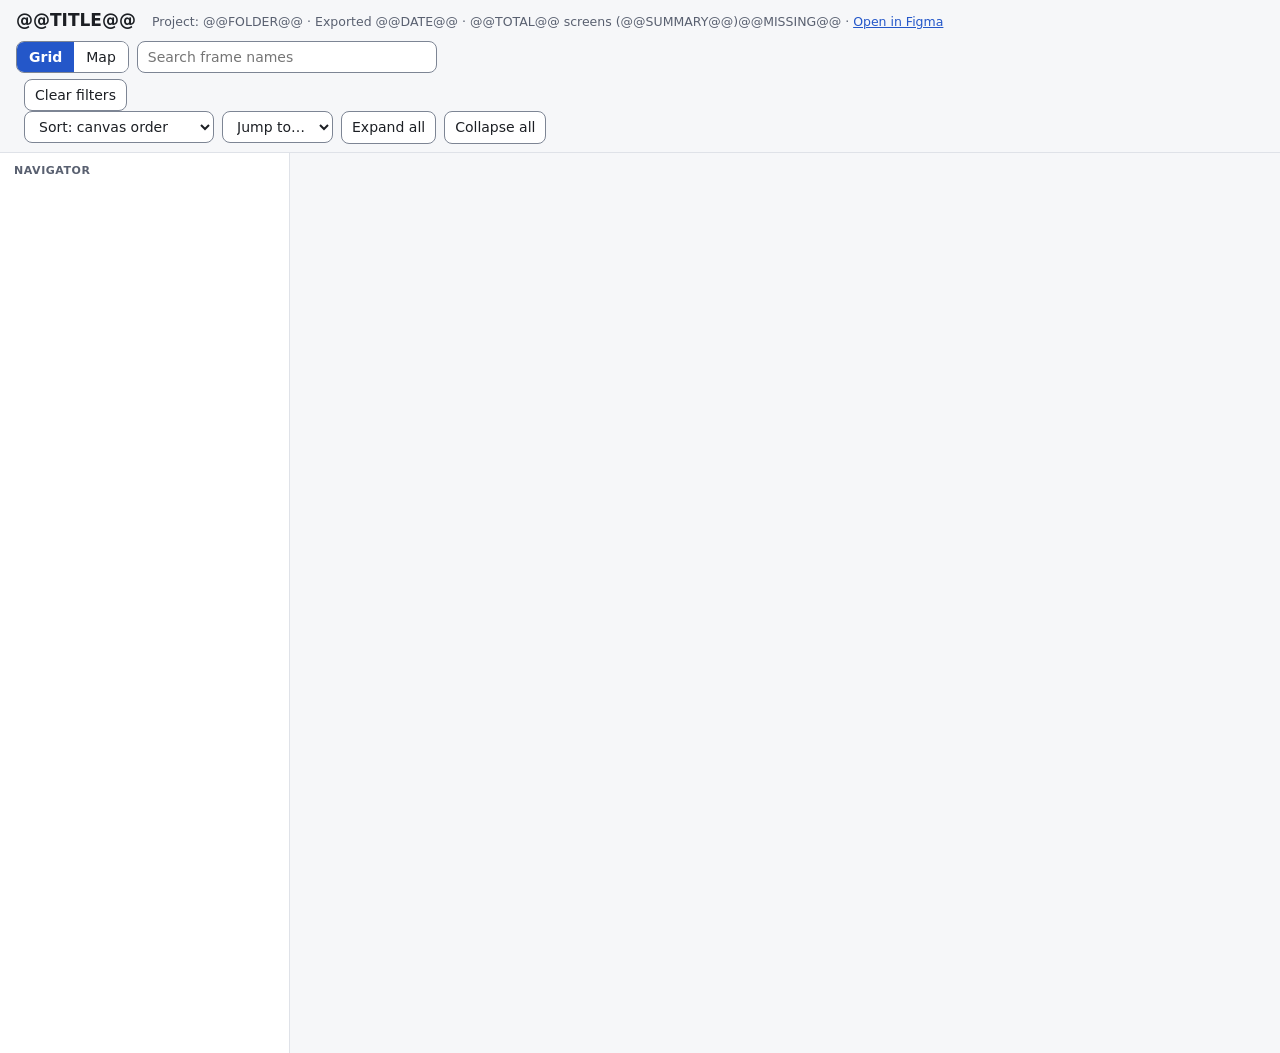
<file: templates/gallery.html>
<!DOCTYPE html>
<html lang="en">
<head>
<meta charset="utf-8">
<meta name="viewport" content="width=device-width, initial-scale=1">
<title>@@TITLE@@ &ndash; screens</title>
<style>
:root{--bg:#f6f7f9;--panel:#fff;--fg:#1c1f24;--mut:#596070;--line:#dfe2e8;--ctl:#7d8594;--acc:#2457c9;--accon:#fff;--accbg:rgba(36,87,201,.12);--thumb:#eef0f4;--mapbg:#e9ecf1;--sc:rgba(36,87,201,.07);--shadow:0 1px 2px rgba(0,0,0,.06);--warn:#9a4a00;--tgw:#92400e;--tgd:#1d4ed8;--tgp:#166534;--barh:0px}
@media (prefers-color-scheme:dark){:root{--bg:#14161a;--panel:#1d2026;--fg:#e8eaee;--mut:#9aa3b0;--line:#2c313a;--ctl:#6b7480;--acc:#6e9bff;--accon:#0b1020;--accbg:rgba(110,155,255,.16);--thumb:#262a32;--mapbg:#0f1114;--sc:rgba(110,155,255,.08);--shadow:none;--warn:#fbbf24;--tgw:#fbbf24;--tgd:#93c5fd;--tgp:#86efac}}
*{box-sizing:border-box}
html{scroll-padding-top:calc(var(--barh) + 10px)}
body{margin:0;background:var(--bg);color:var(--fg);font:14px/1.45 system-ui,-apple-system,"Segoe UI",Roboto,Tahoma,"Noto Sans Arabic",sans-serif}
a{color:var(--acc);text-decoration:underline}
button{font:inherit;color:inherit}
:focus-visible{outline:2px solid var(--acc);outline-offset:2px}
.vh{position:absolute!important;width:1px;height:1px;margin:-1px;padding:0;overflow:hidden;clip:rect(0 0 0 0);white-space:nowrap;border:0}
.skip{position:absolute;left:8px;top:-80px;z-index:200;background:var(--panel);color:var(--fg);border:2px solid var(--acc);padding:8px 14px;border-radius:8px}
.skip:focus{top:8px}
.unn{font-style:italic}
.hide,[hidden]{display:none!important}
.warn{color:var(--warn)}
/* header + filter bar: sticky on roomy viewports, plain flow when narrow or short */
#top{position:sticky;top:0;z-index:30;background:var(--bg);border-bottom:1px solid var(--line)}
.ttl{display:flex;flex-wrap:wrap;align-items:baseline;gap:2px 16px;padding:8px 16px 0}
.ttl h1{margin:0;font-size:17px;overflow-wrap:anywhere}
.ttl p{margin:0;color:var(--mut);font-size:12.5px;overflow-wrap:anywhere}
.bar{display:flex;flex-direction:column;gap:6px;padding:8px 16px}
.row{display:flex;flex-wrap:wrap;gap:6px 8px;align-items:center}
.bar input[type=search],.bar select,.btn,.ddb{font:inherit;color:var(--fg);background:var(--panel);border:1px solid var(--ctl);border-radius:8px;padding:5px 10px;min-width:0;min-height:32px;cursor:pointer}
.bar input[type=search]{cursor:text;flex:1 1 160px;max-width:300px}
.bar select{max-width:100%}
.btn:hover,.ddb:hover{border-color:var(--acc)}
.btn[disabled]{color:var(--mut);border-style:dashed;cursor:default}
.seg{display:inline-flex;border:1px solid var(--ctl);border-radius:8px;overflow:hidden}
.seg button{border:0;background:var(--panel);padding:5px 12px;cursor:pointer;min-height:30px}
.seg button[aria-pressed=true]{background:var(--acc);color:var(--accon);font-weight:600}
.seg button[disabled]{color:var(--mut);cursor:default;font-style:italic}
.chip{background:var(--panel);border:1px dashed var(--ctl);border-radius:999px;padding:3px 11px;min-height:30px;cursor:pointer;color:var(--mut)}
.chip[aria-pressed=true]{border:1px solid var(--acc);color:var(--fg);background:var(--accbg)}
.chip[aria-pressed=true]::before{content:"\2713\00a0";color:var(--acc);font-weight:700}
.chip b{color:var(--mut);font-weight:600;margin-left:4px}
.shown{color:var(--mut);margin-left:auto;white-space:nowrap}
.dd{position:relative}
.ddb[aria-expanded=true]{border-color:var(--acc)}
.ddb.on{border-color:var(--acc);background:var(--accbg)}
.ddn{color:var(--acc);font-weight:600}
.ddp{position:absolute;top:calc(100% + 4px);left:0;z-index:50;min-width:230px;max-width:min(380px,92vw);max-height:min(60vh,420px);display:flex;flex-direction:column;background:var(--panel);border:1px solid var(--ctl);border-radius:10px;box-shadow:0 8px 24px rgba(0,0,0,.2);padding:6px}
.ddq{width:100%;margin-bottom:4px}
.ddl{overflow:auto;flex:1;min-height:0}
.ddo{display:flex;align-items:center;gap:8px;padding:4px 6px;min-height:28px;border-radius:6px;cursor:pointer}
.ddo:hover{background:var(--accbg)}
.ddo span{flex:1;min-width:0;overflow-wrap:anywhere}
.ddo b{color:var(--mut);font-weight:400;font-size:12px}
.ddf{display:flex;justify-content:space-between;padding-top:4px;margin-top:4px;border-top:1px solid var(--line)}
.ddf button{border:0;background:none;color:var(--acc);cursor:pointer;padding:4px 8px;text-decoration:underline}
.only-compact,.only-narrow{display:none}
/* layout */
.app{display:flex;align-items:flex-start;position:relative}
#side{flex:none;width:290px;position:sticky;top:var(--barh);height:calc(100vh - var(--barh));height:calc(100dvh - var(--barh));overflow:auto;background:var(--panel);border-right:1px solid var(--line);padding:8px 6px 24px}
#side h2{margin:2px 8px 6px;font-size:11px;letter-spacing:.05em;text-transform:uppercase;color:var(--mut)}
#sideX{display:none}
#tree,#tree ul{list-style:none;margin:0;padding:0}
#tree ul{padding-inline-start:14px}
.tr{display:flex;align-items:center;gap:2px;padding:0 2px;border-radius:6px}
.tr:hover{background:var(--accbg)}
.tr.act{background:var(--accbg)}
.tl{flex:1;min-width:0;display:flex;align-items:center;gap:4px;text-align:start;border:0;background:none;cursor:pointer;padding:3px 6px;min-height:28px;border-radius:6px}
.tr.act .tl{color:var(--acc);font-weight:600}
.tr.anc .lb{color:var(--acc)}
.tl .lb{flex:1;min-width:0;overflow:hidden;text-overflow:ellipsis;white-space:nowrap}
.tl .cn{color:var(--mut);font-size:11.5px;font-weight:400}
.tr.zero .tl{color:var(--mut);font-style:italic;font-weight:400}
.tr.zero .lb{color:var(--mut)}
li.arch>.tr .tl{color:var(--mut)}
li.arch>.tr.act .tl{color:var(--acc)}
.tdv{display:flex;align-items:center;gap:6px;margin:5px 8px;color:var(--mut);font-size:10.5px;line-height:1}
.tdv::before,.tdv::after{content:"";flex:1;border-top:1px solid var(--line)}
.tdv.nolab::after{display:none}
.tdv.arc{margin:10px 4px 6px;font-size:11px;font-weight:600;letter-spacing:.03em}
.tdv.arc::before,.tdv.arc::after{border-top:2px solid var(--line)}
.tc{width:24px;height:24px;flex:none;border:0;background:none;cursor:pointer;color:var(--mut);padding:0;line-height:1}
.tc.nil{visibility:hidden;cursor:default}
.tc::before{content:"\25BE";display:inline-block;transition:transform .12s}
.tc[aria-expanded=false]::before{transform:rotate(-90deg)}
.tr.nk{display:none}
li.tcol>ul{display:none}
#bk{display:none}
#content{flex:1;min-width:0;position:relative}
#main{display:block;padding:0 20px 48px;outline:none}
#mapwrap{display:none;position:relative;flex-direction:column;height:calc(100vh - var(--barh));height:calc(100dvh - var(--barh));min-height:320px;margin:0 -20px -48px}
body.v-map #gridwrap,body.v-map #notice{display:none}
body.v-map #mapwrap{display:flex}
body.v-map #main{padding:0}
body.v-map #mapwrap{margin:0}
body.v-grid .only-map{display:none!important}
body.v-map .only-grid{display:none!important}
.notice{margin:12px 0 0;padding:8px 12px;border:1px solid var(--acc);background:var(--accbg);border-radius:8px}
.notice .btn{margin-inline-start:8px}
.g>.gh{display:flex;align-items:baseline}
.g>.gh h2,.g>.gh h3,.g>.gh h4,.g>.gh h5,.g>.gh h6{margin:0;flex:1;min-width:0}
.gbtn{display:flex;align-items:baseline;flex-wrap:wrap;gap:2px 6px;width:100%;border:0;background:none;text-align:start;cursor:pointer;padding:2px 0;min-height:28px;font-weight:700;font-size:inherit}
.k-page>.gh{margin-top:22px;padding-bottom:6px;border-bottom:2px solid var(--line)}
.k-page>.gh .gbtn{font-size:18px}
.k-sec>.gh{margin-top:12px}
.k-sec>.gh .gbtn{font-size:13px;color:var(--mut)}
.g.arch>.gh .gbtn{color:var(--mut)}
.chev{width:20px;flex:none;color:var(--mut);align-self:center;text-align:center}
.chev::before{content:"\25BE";display:inline-block;transition:transform .12s}
.gbtn[aria-expanded=false] .chev::before{transform:rotate(-90deg)}
.g.col>.gb{display:none}
.cnt{font-weight:400;color:var(--mut);font-size:12.5px;margin-inline-start:4px}
.tg{display:inline-block;flex:none;font:600 10px/1.5 system-ui,sans-serif;letter-spacing:.03em;padding:0 6px;border-radius:999px;border:1px solid currentColor;vertical-align:middle;color:var(--mut)}
.tg-WIP{color:var(--tgw);background:rgba(245,158,11,.14)}
.tg-Dev{color:var(--tgd);background:rgba(59,130,246,.13)}
.tg-Prod{color:var(--tgp);background:rgba(34,197,94,.14)}
.tg-arch{color:var(--mut);border-style:dashed;text-transform:uppercase}
.gdv{display:flex;align-items:center;gap:10px;margin:18px 0 0;color:var(--mut);font-size:12px}
.gdv::before,.gdv::after{content:"";flex:1;border-top:1px solid var(--line)}
.gdv.empty-l::after{display:none}
.gdv.arc{margin-top:36px;font-weight:600;letter-spacing:.04em}
.gdv.arc::before,.gdv.arc::after{border-top:2px solid var(--line)}
.k-sec>.gb{margin-inline-start:6px;padding-inline-start:12px;border-inline-start:2px solid var(--line)}
.grid{display:grid;grid-template-columns:repeat(auto-fill,minmax(min(220px,100%),1fr));gap:14px;margin:10px 0;padding:0;list-style:none}
.card{margin:0;background:var(--panel);border:1px solid var(--line);border-radius:10px;overflow:hidden;box-shadow:var(--shadow);display:flex;flex-direction:column;min-width:0}
.cbtn{display:flex;flex-direction:column;width:100%;padding:0;border:0;background:none;text-align:start;position:relative;cursor:zoom-in;color:inherit}
.cbtn.nobtn{cursor:default}
.cbtn:focus-visible{outline-offset:-3px}
.thumb{display:flex;align-items:center;justify-content:center;width:100%;height:180px;background:var(--thumb)}
.thumb img{width:100%;height:100%;object-fit:contain}
.thumb.missing{color:var(--mut);font-style:italic;border-bottom:1px dashed var(--line)}
.cap{padding:8px 10px 2px;display:flex;flex-direction:column;gap:2px}
.nm{font-weight:600;overflow-wrap:anywhere}
.meta{color:var(--mut);font-size:12px}
.bdg{align-self:flex-start;font:600 10.5px/1.5 system-ui,sans-serif;padding:0 7px;border-radius:999px;border:1px dashed currentColor;color:var(--mut)}
.lk{padding:2px 10px 10px;font-size:12px}
.empty{color:var(--mut);padding:40px 0;text-align:center}
.empty p{margin:4px 0}
/* map */
#map{position:relative;flex:1;min-height:0;overflow:hidden;background:var(--mapbg);touch-action:none;cursor:grab;--iz:1;--z:1;user-select:none;-webkit-user-select:none}
#map:focus-visible{outline-offset:-3px}
#map.drag{cursor:grabbing}
#world{position:absolute;left:0;top:0;width:0;height:0;transform-origin:0 0}
.sc{position:absolute;background:var(--sc);border-radius:28px;box-shadow:inset 0 0 0 calc(2px*var(--iz)) var(--accbg);pointer-events:none}
.sc.dim{background:transparent;box-shadow:inset 0 0 0 calc(1px*var(--iz)) var(--line)}
.sl,.fl{position:absolute;left:0;bottom:100%;transform-origin:0 100%;transform:scale(var(--iz));white-space:nowrap;overflow:hidden;text-overflow:ellipsis;max-width:calc(100% * var(--z));line-height:1.2;pointer-events:none}
.sl{font:600 13px/1.2 system-ui,"Segoe UI",Tahoma,sans-serif;color:var(--acc);margin-bottom:calc(5px*var(--iz));pointer-events:auto;cursor:pointer;padding:0;padding-inline-start:2px;background:none;border:0;text-align:start}
.sc.dim>.sl{color:var(--mut)}
.fl{font:12px/1.2 system-ui,"Segoe UI",Tahoma,sans-serif;color:var(--mut);margin-bottom:calc(4px*var(--iz))}
#map.nolab .fl{display:none}
.fr{position:absolute;background:var(--thumb)}
.fr img{position:absolute;left:0;top:0;width:100%;height:100%;display:block;opacity:0;transition:opacity .15s;-webkit-user-drag:none}
.fr img.ld{opacity:1}
.fb{position:absolute;inset:0;width:100%;height:100%;margin:0;padding:0;border:0;background:transparent;cursor:pointer;border-radius:0}
.fb:focus-visible{outline:calc(3px*var(--iz)) solid var(--acc);outline-offset:calc(2px*var(--iz))}
.fs{position:absolute;right:0;bottom:100%;transform-origin:100% 100%;transform:scale(var(--iz));padding-bottom:calc(4px*var(--iz));font:600 11px/1.2 system-ui,sans-serif;display:none;z-index:3;text-decoration:none}
.fs b{display:block;font-weight:600;color:var(--acc);background:var(--panel);border:1px solid var(--acc);border-radius:5px;padding:1px 6px}
.fr:hover>.fs,.fr:focus-within>.fs{display:block}
.fs:focus-visible{outline:none}
.fs:focus-visible b{outline:2px solid var(--acc);outline-offset:2px}
#map.nolab .fs{display:none!important}
.fr.miss{background:repeating-linear-gradient(45deg,var(--thumb),var(--thumb) 24px,var(--line) 24px,var(--line) 28px)}
.fr:hover{outline:calc(2px*var(--iz)) solid var(--acc)}
.fr.nm{pointer-events:none;background:var(--thumb)}
.fr.nm img{opacity:.15}
#map.hidenm .fr.nm,#map.hidenm .sc.dim{display:none}
#map.space,#map.space .fr,#map.space .fb{cursor:grab}
#mtool{position:absolute;top:10px;left:10px;right:10px;display:flex;flex-wrap:wrap;gap:6px;z-index:5;pointer-events:none;align-items:center}
#mtool>*{pointer-events:auto}
#mtool .btn,#mtool select{box-shadow:0 1px 4px rgba(0,0,0,.18)}
#mtool select{font:inherit;color:var(--fg);background:var(--panel);border:1px solid var(--ctl);border-radius:8px;padding:5px 8px;min-height:32px;max-width:min(320px,60vw)}
#zl{background:var(--panel);border:1px solid var(--ctl);border-radius:8px;padding:5px 10px;min-width:56px;text-align:center;color:var(--mut)}
#mhelpw{position:absolute;right:10px;bottom:10px;z-index:6;display:flex;flex-direction:column;align-items:flex-end;gap:6px;max-width:calc(100% - 20px)}
#mhelp{min-width:36px;font-weight:700;box-shadow:0 1px 4px rgba(0,0,0,.18)}
#mhelp[aria-expanded=true]{border-color:var(--acc);background:var(--accbg)}
#mhint{color:var(--fg);font-size:12px;background:var(--panel);border:1px solid var(--ctl);border-radius:10px;padding:8px 12px;box-shadow:0 6px 20px rgba(0,0,0,.2);max-width:380px}
#mhint dl{display:grid;grid-template-columns:auto 1fr;gap:3px 12px;margin:6px 0 0}
#mhint dt{color:var(--mut)}#mhint dd{margin:0}
/* lightbox (always dark) */
#lb{--lba:#6e9bff;--lbon:#0b1020;position:fixed;inset:0;z-index:100;display:flex;flex-direction:column;overflow:auto;background:#0a0c10;color:#e8eaee}
#lb .hd{flex:none;display:flex;flex-direction:column;gap:6px;padding:8px 12px;border-bottom:1px solid rgba(255,255,255,.18)}
#lb .hd1{display:flex;gap:10px;align-items:flex-start}
#lb .hd2{display:flex;flex-wrap:wrap;gap:6px 8px;align-items:center}
#lb .ti{flex:1;min-width:0}
#lb .lbt{margin:0;font-size:15px;line-height:1.3;overflow-wrap:anywhere;display:-webkit-box;-webkit-line-clamp:2;-webkit-box-orient:vertical;overflow:hidden}
#lb .ti span{color:#b4bcc8;font-size:12px;overflow-wrap:anywhere}
#lbc{color:#b4bcc8;font-size:12.5px;white-space:nowrap}
#lb .note{color:#d8dde5;font-size:12px;border:1px dashed rgba(255,255,255,.4);border-radius:999px;padding:1px 8px}
#lb .seg{border-color:rgba(255,255,255,.35)}
#lb .seg button{border-radius:0}
#lb .lks{display:inline-flex;flex-wrap:wrap;gap:6px}
#lb button,#lb a.b{font:inherit;color:#e8eaee;background:rgba(255,255,255,.1);border:1px solid rgba(255,255,255,.3);border-radius:8px;padding:6px 12px;cursor:pointer;min-height:44px;min-width:44px;display:inline-flex;align-items:center;justify-content:center;gap:4px;text-decoration:none}
#lb button:hover,#lb a.b:hover{background:rgba(255,255,255,.22)}
#lb button[aria-pressed=true]{background:var(--lba);border-color:var(--lba);color:var(--lbon);font-weight:600}
#lb button[disabled]{color:#aab2be;border-style:dashed;cursor:default}
#lb :focus-visible{outline:3px solid #fff;outline-offset:2px}
#lb .seg{display:inline-flex;overflow:hidden}
#lb .seg button{border:0}
#lb .stage{flex:1 1 auto;min-height:200px;position:relative;overflow:auto;display:flex}
#lb .stage img{margin:auto;display:block}
#lb.fit .stage{overflow:hidden}
#lb.fit .stage img{max-width:100%;max-height:100%;object-fit:contain}
#lb .nav{position:absolute;top:50%;transform:translateY(-50%);font-size:22px;padding:10px 14px;z-index:2;background:rgba(10,12,16,.7)}
/* v5: token SVG switch + token panel */
.svl{color:var(--mut);font-size:12.5px;margin-inline-end:-2px}
.lk a.tok,#lb a.b.tok{font-weight:600}
#lb .body{flex:1 1 auto;min-height:0;display:flex}
#lb .body .stage{flex:1 1 auto;min-width:0}
#tkp{flex:none;width:380px;max-width:45vw;overflow:auto;border-inline-start:1px solid rgba(255,255,255,.18);padding:10px 12px 24px;font-size:12.5px;background:rgba(255,255,255,.03)}
#tkp h3{margin:12px 0 4px;font-size:11px;letter-spacing:.05em;text-transform:uppercase;color:#b4bcc8}
#tkp h3:first-child{margin-top:0}
#tkp .sum{color:#d8dde5;margin:0 0 6px}
#tkp ul{list-style:none;margin:0;padding:0}
#tkp li{display:flex;align-items:baseline;gap:6px;padding:2px 0;border-bottom:1px solid rgba(255,255,255,.06)}
#tkp li .tn{flex:1;min-width:0;overflow-wrap:break-word}
#tkp li code{font:12px/1.4 ui-monospace,Consolas,monospace;color:#e8eaee}
#tkp li .fg{display:block;color:#9aa3b0;font-size:11px}
#tkp li .ct{color:#b4bcc8;font-variant-numeric:tabular-nums}
#tkp li .ext{font-size:10px;border:1px dashed #9aa3b0;border-radius:999px;padding:0 5px;color:#b4bcc8;white-space:nowrap}
#tkp li button.cp{min-height:28px;min-width:0;padding:2px 7px;font-size:11px}
#tkp .sw{width:14px;height:14px;flex:none;border-radius:3px;border:1px solid rgba(255,255,255,.4);align-self:center}
#tkp .ub li .tn{font:12px/1.4 ui-monospace,Consolas,monospace}
#tkp .none{color:#9aa3b0;font-style:italic}
#tkp .why{color:#9aa3b0;font-size:11.5px;margin:2px 0 6px}
#toast{position:fixed;left:50%;bottom:24px;transform:translateX(-50%);z-index:300;background:#1d2026;color:#e8eaee;border:1px solid #6e9bff;border-radius:8px;padding:6px 12px;font-size:13px}
@media (max-width:899px){#lb .body{flex-direction:column}#tkp{width:auto;max-width:none;max-height:45vh;border-inline-start:0;border-top:1px solid rgba(255,255,255,.18)}}
#lb .prev{left:8px}#lb .next{right:8px}
/* narrow drawer (tree) */
@media (max-width:899px){
  .only-narrow{display:inline-flex;align-items:center}
  #side{position:fixed;z-index:70;left:0;top:0;bottom:0;height:auto;width:min(320px,86vw);transform:translateX(-105%);visibility:hidden;transition:transform .18s,visibility 0s .18s;box-shadow:0 0 24px rgba(0,0,0,.3)}
  body.drawer #side{transform:none;visibility:visible;transition-delay:0s}
  body.drawer #bk{display:block;position:fixed;inset:0;z-index:60;background:rgba(0,0,0,.4)}
  #sideX{display:inline-flex;margin:0 8px 8px}
  #main{padding:0 12px 48px}
  #mapwrap{margin:0 -12px -48px}
  body.v-map #mapwrap{margin:0}
}
/* compact: narrow OR short viewport (also what 200 % / 400 % zoom produces): document flow, filters behind a button */
@media (max-width:699px),(max-height:559px){
  #top{position:static}
  .only-compact{display:inline-flex;align-items:center}
  #fpanel{display:none}
  #top.fo #fpanel{display:flex;flex-direction:column;gap:6px}
  .bar{padding-left:10px;padding-right:10px}
  .ttl{padding-left:10px;padding-right:10px}
  .shown{margin-left:0}
  .dd{position:static}
  .ddp{left:0;right:0;top:auto;max-width:none;min-width:0;z-index:50}
  .bar{position:relative}
  #mapwrap{height:auto;min-height:0;height:max(380px,calc(100dvh - 16px))}
  #mtool{position:static;pointer-events:auto;padding:8px 10px;background:var(--bg);border-bottom:1px solid var(--line)}
  .grid{grid-template-columns:repeat(auto-fill,minmax(min(150px,100%),1fr));gap:10px}
  .thumb{height:140px}
  #side{top:0;height:100vh;height:100dvh}
}
@media (pointer:coarse){
  .bar input[type=search],.bar select,.btn,.ddb,.chip,.seg button,#mtool select{min-height:44px}
  .tl{min-height:40px}.tc{width:36px;height:36px}.gbtn{min-height:44px}
}
@media (prefers-reduced-motion:reduce){*,*::before,*::after{transition:none!important;animation:none!important;scroll-behavior:auto!important}}
</style>
</head>
<body class="v-grid">
<a class="skip" id="skip" href="#main">Skip to gallery</a>
<div id="page">
<header id="top">
<div class="ttl">
<h1 dir="auto">@@TITLE@@</h1>
<p>Project: <span dir="auto">@@FOLDER@@</span> &middot; Exported @@DATE@@ &middot; @@TOTAL@@ screens (@@SUMMARY@@)@@MISSING@@ &middot; <a href="@@FIGMA@@" target="_blank" rel="noopener">Open in Figma<span class="vh"> (opens in new tab)</span></a></p>
</div>
<div class="bar" id="bar">
<div class="row">
<button type="button" class="btn only-narrow" id="treeBtn" aria-expanded="false" aria-controls="side"><span aria-hidden="true">&#9776;&nbsp;</span>Tree</button>
<div class="seg" role="group" aria-label="View"><button type="button" id="vg" aria-pressed="true">Grid</button><button type="button" id="vm" aria-pressed="false">Map</button></div>
<span id="svwrap" class="row" hidden><span class="svl" id="svlbl">SVG files:</span><span class="seg" role="group" aria-labelledby="svlbl"><button type="button" id="svr" aria-pressed="true" title="Raw SVG, exactly as Figma exported it (fixed colours)">Raw</button><button type="button" id="svt" aria-pressed="false" title="Token SVG: same picture, colours written as var(--token, #hex) so they follow the code's design tokens">Tokens</button></span></span>
<button type="button" class="btn only-compact" id="fbtn" aria-expanded="false" aria-controls="fpanel">Filters</button>
<input id="q" type="search" placeholder="Search frame names" aria-label="Search frame names">
<span class="shown" id="shown" role="status"></span>
</div>
<div id="fpanel">
<div class="row">
<span id="chips" class="row"></span>
<button type="button" class="btn" id="clr">Clear filters</button>
</div>
<div class="row" id="row2">
<span id="dds" class="row"></span>
<select id="sort" class="only-grid" aria-label="Sort"><option value="canvas">Sort: canvas order</option><option value="name">Sort: name A&rarr;Z</option><option value="size">Sort: size (large first)</option><option value="num">Sort: number</option></select>
<select id="jump" aria-label="Jump to"><option value="">Jump to&hellip;</option></select>
<button type="button" class="btn only-grid" id="expall">Expand all</button>
<button type="button" class="btn only-grid" id="colall">Collapse all</button>
</div>
</div>
</div>
</header>
<div class="app">
<nav id="side" aria-label="Navigator"><h2>Navigator</h2><button type="button" class="btn" id="sideX">Close navigator</button><ul id="tree"></ul></nav>
<div id="bk"></div>
<div id="content">
<main id="main" tabindex="-1">
<p class="notice" id="notice" hidden><span id="noticet"></span><button type="button" class="btn" id="noticeb">Expand them</button></p>
<div id="gridwrap"><div id="grid"></div>
<div class="empty" id="empty" hidden><p>No frames match the current filters.</p><p id="fsum"></p><p><button type="button" class="btn" id="clr2">Clear filters</button></p></div></div>
<div id="mapwrap">
<div id="mtool">
<select id="mpage" aria-label="Map page"></select>
<button type="button" class="btn" id="mfit">Fit</button>
<button type="button" class="btn" id="m100">100 %</button>
<button type="button" class="btn" id="mout" aria-label="Zoom out">&minus;</button>
<span id="zl">100%</span>
<button type="button" class="btn" id="min" aria-label="Zoom in">+</button>
<button type="button" class="btn" id="mhide" title="Dim or hide frames that do not match the filters">Non-matching: dim</button>
</div>
<div id="map" tabindex="0" role="group" aria-label="Location map" aria-describedby="mhint"><div id="world"></div></div>
<div id="mhelpw">
<div id="mhint" role="note" hidden><b>Canvas shortcuts</b>
<dl>
<dt>Pan</dt><dd>two-finger scroll &middot; drag &middot; Space- or middle-drag &middot; arrows <small>(Shift: sideways / faster)</small></dd>
<dt>Zoom</dt><dd>pinch &middot; Ctrl+scroll &middot; + &minus; &middot; Ctrl + / &minus;</dd>
<dt>Fit &middot; 100%</dt><dd>Shift+1 &middot; Shift+0</dd>
<dt>Zoom to frame</dt><dd>Shift+2</dd>
<dt>Frames</dt><dd>Tab, then arrows &middot; Enter opens</dd>
</dl></div>
<button type="button" class="btn" id="mhelp" aria-expanded="false" aria-controls="mhint" title="Canvas shortcuts (?)"><span aria-hidden="true">?</span><span class="vh">Canvas shortcuts</span></button>
</div>
</div>
</main>
</div>
</div>
</div>
<div id="lb" class="fit" role="dialog" aria-modal="true" aria-labelledby="lbn" aria-describedby="lbm" hidden>
<div class="hd">
<div class="hd1">
<div class="ti"><h2 id="lbn" class="lbt">Screen viewer</h2><span id="lbm"></span></div>
<button type="button" id="lbx" title="Close (Esc)"><span aria-hidden="true">&times;&nbsp;</span>Close</button>
</div>
<div class="hd2">
<span id="lbc" role="status"></span>
<span class="seg" role="group" aria-label="Image format"><button type="button" id="lbpv" aria-pressed="true" title="Show the PNG (S switches)">PNG</button><button type="button" id="lbsv" aria-pressed="false" title="Show the SVG (S switches)">SVG</button></span>
<span class="seg" role="group" aria-label="SVG files: raw or tokens" id="lbsvs" hidden><button type="button" id="lbsr" aria-pressed="true" title="Raw SVG (R)">Raw SVG</button><button type="button" id="lbst" aria-pressed="false" title="Token SVG (R switches)">Token SVG</button></span>
<button type="button" id="lbtk" aria-pressed="false" aria-controls="tkp" title="Design tokens used on this screen (T)" hidden>Tokens used</button>
<button type="button" id="lbz" aria-pressed="false" title="Actual size, 1 Figma px = 1 CSS px (Z)">100%</button>
<span class="lks" id="lbl"></span>
<span class="note" id="lbsc" hidden></span>
<span class="bdg" id="lbem" hidden>empty frame</span>
</div>
</div>
<div class="body">
<div class="stage" id="stage">
<button type="button" class="nav prev" id="lbp" aria-label="Previous screen" title="Previous (Left arrow)">&larr;</button>
<button type="button" class="nav next" id="lbnx" aria-label="Next screen" title="Next (Right arrow)">&rarr;</button>
</div>
<aside id="tkp" aria-label="Design tokens on this screen" hidden></aside>
</div>
</div>
<div id="toast" role="status" hidden></div>
<script id="data" type="application/json">@@DATA@@</script>
<script>
(function(){
"use strict";
var DATA=JSON.parse(document.getElementById('data').textContent);
var S=DATA.screens,KEY=DATA.key,LS='figidx3:'+KEY+':';
function $(id){return document.getElementById(id)}
function el(t,c,x){var e=document.createElement(t);if(c)e.className=c;if(x!=null)e.textContent=x;return e}
function lsGet(k){try{return window.localStorage.getItem(k)}catch(e){return null}}
function lsSet(k,v){try{window.localStorage.setItem(k,v)}catch(e){}}
function lsArr(k){try{var v=JSON.parse(lsGet(k));return Array.isArray(v)?v:[]}catch(e){return []}}
var AR=/[؀-ۿݐ-ݿﭐ-﷿ﹰ-﻿]/;
var EDGE=/^[\s​-‏‪-‮⁠-⁤⁦-⁩﻿­]+|[\s​-‏‪-‮⁠-⁤⁦-⁩﻿­]+$/g;
function L(t){t=String(t==null?'':t).replace(EDGE,'');return t||'(unnamed)'}
function txt(e,t,unn){e.textContent=t;e.dir='auto';if(unn)e.classList.add('unn');else if(AR.test(t))e.lang='fa';return e}
function byYX(a,b){return (a.y-b.y)||(a.x-b.x)||(a.n-b.n)}
function readOrder(arr){ // rows by tolerance (centres within 40% of the smaller height, or y within 24px), then x
  var a=arr.slice().sort(byYX),rows=[],cur=null;
  a.forEach(function(s){
    var same=false;
    if(cur){var cy=s.y+s.h/2,ry=cur.a.y+cur.a.h/2;same=Math.abs(s.y-cur.a.y)<24||Math.abs(cy-ry)<=0.4*Math.min(s.h,cur.a.h)}
    if(same)cur.m.push(s);else{cur={a:s,m:[s]};rows.push(cur)}
  });
  var out=[];rows.forEach(function(r){r.m.sort(function(p,q){return (p.x-q.x)||(p.n-q.n)});out=out.concat(r.m)});
  return out;
}
function collate(a,b){return String(a).localeCompare(String(b),undefined,{numeric:true,sensitivity:'base'})}
var mqCompact=window.matchMedia('(max-width:699px),(max-height:559px)');
var mqNarrow=window.matchMedia('(max-width:899px)');

/* ---------- derived fields ---------- */
var hasPos=S.length>0;
var DEVS=[['mobile','Mobile (<600)'],['tablet','Tablet (600–1023)'],['desktop','Desktop (≥1024)'],['small','Component / small']];
var ORS=[['portrait','Portrait'],['landscape','Landscape']];
var TYPE_ORDER=['FRAME','COMPONENT','COMPONENT_SET','INSTANCE','GROUP'];
S.forEach(function(s,i){
  s.i=i;s.pk=s.pid;s.section=s.section||'';s.unn=!!s.unn;s.emp=!!s.emp;
  s.dn=s.unn?'(unnamed)':s.name;
  if(typeof s.x!=='number'||typeof s.y!=='number'||!s.w||!s.h)hasPos=false;
  var w=s.w||0,h=s.h||0,comp=(s.type==='COMPONENT'||s.type==='COMPONENT_SET');
  s.dev=(comp||h<200)?'small':(w<600?'mobile':(w<1024?'tablet':'desktop'));
  s.or=h>w?'portrait':'landscape';
  s.area=w*h;s.nl=s.dn.toLowerCase();s.match=true;
  var parts=s.section?s.section.split(' / '):[];
  s.secs=parts.map(function(_,k){return parts.slice(0,k+1).join(' / ')});
  s.tks=(s.tu||[]).map(function(t){return String(t[0])});if(s.ub)s.tks.push('!ub');
});
/* v5: SVG files = raw (Figma export) or tokens (colours as var(--token, #hex)); one choice for every gallery */
var TK=DATA.tk||[],HAS_TOK=S.some(function(s){return s.tsvg}),HAS_TU=S.some(function(s){return s.tu});
var SV=(HAS_TOK&&lsGet('figidx:svgv')==='tok')?'tok':'raw';
function svgOf(s){return (SV==='tok'&&s.tsvg)?s.tsvg:s.svg}
function svgLbl(s){return (SV==='tok'&&s.tsvg&&s.tsvg!==s.svg)?'SVG·tokens':'SVG'}
var KLBL={color:'Colour',spacing:'Spacing',radius:'Radius',size:'Size',stroke:'Stroke width',type:'Type variable',effect:'Effect',opacity:'Opacity','text-style':'Text style','effect-style':'Effect style','color-style':'Colour style'};

/* ---------- node model: Page > Section (nested); page order = Figma order, live first, then archive ---------- */
var NODES=[],ROOTS=[],byKey={},secRect={},LAYOUT=[],HAS_ARCH=false,ARC_LBL='──── Archive ────';
(DATA.sections||[]).forEach(function(c){secRect[c.pid+'|'+c.path]=c});
function mk(kind,key,label,parent){
  var n={id:NODES.length,kind:kind,key:key,label:L(label),parent:parent||null,kids:[],own:[],tot:0,cnt:0,box:null,rect:null,tag:'',page:'',pid:'',path:'',arch:false,depth:parent?parent.depth+1:0};
  NODES.push(n);byKey[key]=n;if(parent)parent.kids.push(n);else ROOTS.push(n);return n;
}
function ensureSec(pn,path){
  var parts=path.split(' / '),node=pn;
  for(var k=0;k<parts.length;k++){
    var p=parts.slice(0,k+1).join(' / '),key='S:'+pn.pid+'|'+p,sn=byKey[key];
    if(!sn){sn=mk('sec',key,parts[k],node);sn.tag=pn.tag;sn.page=pn.page;sn.pid=pn.pid;sn.arch=pn.arch;sn.path=p;var r=secRect[pn.pid+'|'+p];if(r&&typeof r.x==='number')sn.rect=r}
    node=sn;
  }
  return node;
}
(DATA.pages||[]).forEach(function(pg){
  var pn=mk('page','P:'+pg.id,pg.name,null);pn.tag=pg.tag;pn.page=L(pg.name);pn.pid=pg.id;pn.arch=!!pg.arch;pn.div=pg.div;
  if(pn.arch)HAS_ARCH=true;
});
S.forEach(function(s){
  var pn=byKey['P:'+s.pid];if(!pn)return;
  var node=s.section?ensureSec(pn,s.section):pn;
  node.own.push(s);s.node=node;s.arch=pn.arch;
});
(DATA.sections||[]).forEach(function(c){var pn=byKey['P:'+c.pid];if(pn&&c.path)ensureSec(pn,c.path)});
function bb(a,x0,y0,x1,y1){if(!a)return[x0,y0,x1,y1];return[Math.min(a[0],x0),Math.min(a[1],y0),Math.max(a[2],x1),Math.max(a[3],y1)]}
function post(n){
  n.tot=n.own.length;var a=null;
  n.own.forEach(function(s){if(hasPos)a=bb(a,s.x,s.y,s.x+s.w,s.y+s.h)});
  n.kids.forEach(function(k){post(k);n.tot+=k.tot;if(k.ub)a=bb(a,k.ub[0],k.ub[1],k.ub[2],k.ub[3])});
  if(n.rect)a=bb(a,n.rect.x,n.rect.y,n.rect.x+n.rect.w,n.rect.y+n.rect.h);
  n.ub=a;
  n.box=a?{x:a[0],y:a[1],w:a[2]-a[0],h:a[3]-a[1]}:null;
  if(n.rect)n.zbox={x:n.rect.x,y:n.rect.y,w:n.rect.w,h:n.rect.h};else n.zbox=n.box;
  if(hasPos)n.kids.sort(function(p,q){return (p.zbox&&q.zbox)?(p.zbox.y-q.zbox.y)||(p.zbox.x-q.zbox.x):0});
}
ROOTS.forEach(post);
var PAGES=ROOTS.filter(function(n){return n.tot>0});
/* LAYOUT: ordered entries {t:'p',n} | {t:'d',label} (Figma divider page(s)) | {t:'a'} (Archive divider), only between visible-able pages */
(function(){
  var seenArch=false,k=0;
  PAGES.forEach(function(pn){
    if(pn.arch&&!seenArch){seenArch=true;LAYOUT.push({t:'a'})}
    else if(pn.div!=null&&pn.div!==undefined&&k>0)LAYOUT.push({t:'d',label:pn.div||''});
    LAYOUT.push({t:'p',n:pn});k++;
  });
})();
function pageOf(n){while(n&&n.kind!=='page')n=n.parent;return n}
function anc(n){var a=[];for(n=n.parent;n;n=n.parent)a.push(n);return a}
/* a divider shows only when a visible page lies on both sides inside its group (Archive divider: when an archive page is visible) */
function updDividers(){
  var vis=function(e){return e.t==='p'&&e.n.cnt>0};
  LAYOUT.forEach(function(e,i){
    if(e.t==='p')return;var show=false,j;
    if(e.t==='a'){for(j=i+1;j<LAYOUT.length;j++)if(vis(LAYOUT[j])){show=true;break}}
    else{
      var before=false,after=false;
      for(j=i-1;j>=0&&LAYOUT[j].t!=='a';j--)if(vis(LAYOUT[j])){before=true;break}
      for(j=i+1;j<LAYOUT.length&&LAYOUT[j].t!=='a';j++)if(vis(LAYOUT[j])){after=true;break}
      show=before&&after;
    }
    (e.els||[]).forEach(function(x){x.classList.toggle('hide',!show)});
  });
}

/* ---------- state ---------- */
var F={tags:new Set(DATA.tagOrder),arch:true,pg:new Set(),sec:new Set(),ty:new Set(),dv:new Set(),or:new Set(),tk:new Set(),q:''};
var view='grid',sortMode='canvas',hideNM=false,mapPage=null;
var archKeys=ROOTS.filter(function(n){return n.arch}).map(function(n){return n.key});
var collapsed=new Set(lsGet(LS+'col')===null?archKeys:lsArr(LS+'col')),tcol=new Set(lsGet(LS+'tcol')===null?archKeys:lsArr(LS+'tcol'));
function saveCol(){lsSet(LS+'col',JSON.stringify(Array.from(collapsed)))}
function saveTcol(){lsSet(LS+'tcol',JSON.stringify(Array.from(tcol)))}
var applying=false;
var ovr=new Map(),autoOpen=false; // while a narrowing filter is active, groups with hits open and user toggles are session-only

function matches(s){
  if(!F.tags.has(s.tag))return false;
  if(!F.arch&&s.arch)return false;
  if(F.pg.size&&!F.pg.has(s.pk))return false;
  if(F.sec.size){var ok=false;for(var k=0;k<s.secs.length;k++)if(F.sec.has(s.secs[k])){ok=true;break}if(!ok)return false}
  if(F.ty.size&&!F.ty.has(s.type))return false;
  if(F.dv.size&&!F.dv.has(s.dev))return false;
  if(F.or.size&&!F.or.has(s.or))return false;
  if(F.tk.size){var hit=false;for(var j=0;j<s.tks.length;j++)if(F.tk.has(s.tks[j])){hit=true;break}if(!hit)return false}
  if(F.q&&s.nl.indexOf(F.q)<0)return false;
  return true;
}
function filtersActive(){
  return F.tags.size!==DATA.tagOrder.length||!F.arch||F.pg.size||F.sec.size||F.ty.size||F.dv.size||F.or.size||F.tk.size||F.q!=='';
}
function narrowing(){return !!(F.q||F.pg.size||F.sec.size||F.ty.size||F.dv.size||F.or.size||F.tk.size)}
function nFilt(){return (F.tags.size!==DATA.tagOrder.length?1:0)+(!F.arch?1:0)+(F.pg.size?1:0)+(F.sec.size?1:0)+(F.ty.size?1:0)+(F.dv.size?1:0)+(F.or.size?1:0)+(F.tk.size?1:0)}
function setPressed(b,on){b.setAttribute('aria-pressed',on?'true':'false')}

/* ---------- grid ---------- */
var ORDER=[];
function ctxOf(s){return s.section||s.page}
function card(s){
  var li=el('li','card');li.dataset.i=s.i;
  var hasBtn=!!s.png;
  var b=el(hasBtn?'button':'div','cbtn'+(hasBtn?'':' nobtn'));if(hasBtn)b.type='button';
  var th=el('span','thumb');
  if(hasBtn){var im=new Image();im.loading='lazy';im.decoding='async';im.alt='';im.src=s.png;th.appendChild(im)}
  else{th.className='thumb missing';th.textContent='not exported'}
  b.appendChild(th);
  var cp=el('span','cap');cp.appendChild(txt(el('span','nm'),s.dn,s.unn));
  var dims=(s.w&&s.h)?(s.w+'×'+s.h):'';
  cp.appendChild(el('span','meta',dims+(s.type&&s.type!=='FRAME'?(dims?' · ':'')+s.type:'')));
  if(s.emp)cp.appendChild(el('span','bdg','empty frame'));
  cp.appendChild(txt(el('span','vh'),', in '+ctxOf(s)));
  b.appendChild(cp);li.appendChild(b);
  var lk=el('span','lk');
  function lnk(t,h){
    var a=el('a',null,t);a.href=h;a.target='_blank';a.rel='noopener';
    a.setAttribute('aria-label',t+', '+s.dn+' (opens in new tab)');
    if(hasBtn)a.tabIndex=-1; // the card button is the one Tab stop; the same links are in the viewer
    if(lk.firstChild)lk.appendChild(document.createTextNode(' · '));lk.appendChild(a);return a;
  }
  if(s.png)lnk('PNG',s.png);if(s.svg){s.svgA=lnk(svgLbl(s),svgOf(s));s.svgA.classList.toggle('tok',svgOf(s)!==s.svg)}if(s.pdf)lnk('PDF',s.pdf);if(s.det){var dl=lnk('Code & specs',s.det);dl.removeAttribute('target');dl.removeAttribute('rel');dl.setAttribute('aria-label','Code and specs, '+s.dn)}lnk('Figma',s.fig);
  li.appendChild(lk);s.card=li;return li;
}
function tagChip(t){return DATA.tagOrder.length<2?document.createTextNode(''):el('span','tg tg-'+t,t)}
function tgs(t){return DATA.tagOrder.length<2?'':' ['+t+']'}
function buildGrid(){
  var root=$('grid');root.textContent='';ORDER=[];
  function build(n,into){
    if(!n.tot)return;
    ORDER.push(n);
    var g=el('section','g k-'+n.kind+(n.arch?' arch':''));g.dataset.nid=n.id;n.g=g;
    var gh=el('div','gh');n.gh=gh;
    var hl=Math.min(2+n.depth,6),h=el('h'+hl);
    var bt=el('button','gbtn');bt.type='button';bt.id='gh-'+n.id;bt.setAttribute('aria-controls','gb-'+n.id);n.gbtn=bt;
    bt.appendChild(el('span','chev'));bt.lastChild.setAttribute('aria-hidden','true');
    bt.appendChild(txt(el('span','gl'),n.label,n.label==='(unnamed)'));
    if(n.kind==='page')bt.appendChild(tagChip(n.tag));
    if(n.arch&&n.kind==='page')bt.appendChild(el('span','tg tg-arch','archive'));
    n.cntEl=el('span','cnt');bt.appendChild(n.cntEl);
    h.appendChild(bt);gh.appendChild(h);g.appendChild(gh);
    var gb=el('div','gb');gb.id='gb-'+n.id;
    if(n.own.length){var gr=el('ul','grid');n.gridEl=gr;n.own.forEach(function(s){gr.appendChild(card(s))});gb.appendChild(gr)}
    n.kids.forEach(function(k){build(k,gb)});
    g.appendChild(gb);into.appendChild(g);
    bt.addEventListener('click',function(){setState(n,!isOpen(n))});
  }
  LAYOUT.forEach(function(e){
    if(e.t==='p'){build(e.n,root);return}
    var lab=e.t==='a'?ARC_LBL:e.label,d=el('p','gdv'+(e.t==='a'?' arc':(e.label?'':' empty-l')),lab);
    if(!lab)d.setAttribute('aria-hidden','true');
    e.els=(e.els||[]);e.els.push(d);root.appendChild(d);
  });
}
function isOpen(n){
  if(ovr.has(n.key))return ovr.get(n.key);
  if(autoOpen&&n.cnt>0)return true;
  return !collapsed.has(n.key);
}
function paint(n){
  if(!n.g)return;var o=isOpen(n);
  n.g.classList.toggle('col',!o);n.gbtn.setAttribute('aria-expanded',o?'true':'false');
}
function setState(n,open,noSave){
  if(!n.g)return;
  if(autoOpen)ovr.set(n.key,open);
  else{if(open)collapsed.delete(n.key);else collapsed.add(n.key);if(!noSave)saveCol()}
  paint(n);
  if(!noSave)updNotice();
}
function allCol(c){ORDER.forEach(function(n){setState(n,!c,true)});if(!autoOpen)saveCol();updNotice();spy()}
function sortGrid(){
  var cmp=sortMode==='name'?function(a,b){return collate(a.dn,b.dn)||(a.n-b.n)}
    :sortMode==='size'?function(a,b){return (b.area-a.area)||(a.n-b.n)}
    :sortMode==='num'?function(a,b){return a.n-b.n}
    :(hasPos?byYX:function(a,b){return a.n-b.n});
  var canvas=(sortMode!=='name'&&sortMode!=='size'&&sortMode!=='num'&&hasPos);
  ORDER.forEach(function(n){if(!n.gridEl)return;(canvas?readOrder(n.own):n.own.slice().sort(cmp)).forEach(function(s){n.gridEl.appendChild(s.card)})});
}
/* hits that sit inside a collapsed group (e.g. the default-collapsed Archive) are announced, never silently hidden */
function updNotice(){
  var n=0;
  if(filtersActive())S.forEach(function(s){
    if(!s.match||!s.node)return;
    for(var x=s.node;x;x=x.parent)if(x.g&&!isOpen(x)){n++;return}
  });
  var bx=$('notice');bx.hidden=!n;
  if(n)$('noticet').textContent=n+' matching frame'+(n===1?' is':'s are')+' inside collapsed groups.';
}

/* ---------- tree navigator ---------- */
function buildTree(){
  var root=$('tree');root.textContent='';
  function build(n,ul){
    if(!n.tot)return;
    var li=el('li');var row=el('div','tr');row.dataset.nid=n.id;
    var kids=n.kids.filter(function(k){return k.tot});
    var tg;
    if(kids.length){
      tg=el('button','tc');tg.type='button';tg.setAttribute('aria-label','Expand or collapse '+n.label);
      tg.setAttribute('aria-expanded',tcol.has(n.key)?'false':'true');tg.setAttribute('aria-controls','tr-'+n.id);
    }else{tg=el('span','tc nil');tg.setAttribute('aria-hidden','true')}
    var tl=el('button','tl');tl.type='button';tl.dataset.nid=n.id;
    var lb=txt(el('span','lb'),n.label,n.label==='(unnamed)');lb.title=n.label;
    var cn=el('span','cn');
    tl.appendChild(lb);if(n.kind==='page')tl.appendChild(tagChip(n.tag));tl.appendChild(cn);
    row.appendChild(tg);row.appendChild(tl);li.appendChild(row);
    if(n.arch)li.classList.add('arch');
    n.li=li;n.trow=row;n.tl=tl;n.tcnt=cn;
    if(kids.length){var sub=el('ul');sub.id='tr-'+n.id;kids.forEach(function(k){build(k,sub)});li.appendChild(sub)}
    if(tcol.has(n.key)&&kids.length)li.classList.add('tcol');
    ul.appendChild(li);
    if(kids.length)tg.addEventListener('click',function(){var c=!li.classList.contains('tcol');li.classList.toggle('tcol',c);tg.setAttribute('aria-expanded',c?'false':'true');if(c)tcol.add(n.key);else tcol.delete(n.key);saveTcol()});
    tl.addEventListener('click',function(){navigate(n)});
    n.ttg=kids.length?tg:null;n.tli=li;
  }
  LAYOUT.forEach(function(e){
    if(e.t==='p'){build(e.n,root);return}
    var li=el('li','tdv'+(e.t==='a'?' arc':(e.label?'':' nolab')),e.t==='a'?ARC_LBL:e.label);
    if(!(e.t==='a'||e.label))li.setAttribute('aria-hidden','true');
    e.els=(e.els||[]);e.els.push(li);root.appendChild(li);
  });
  /* arrow keys inside the tree: Up/Down move between visible rows, Right/Left expand/collapse */
  root.addEventListener('keydown',function(e){
    var t=e.target;if(!(t.classList&&t.classList.contains('tl'))||e.altKey||e.ctrlKey||e.metaKey)return;
    var n=NODES[+t.dataset.nid];
    if(e.key==='ArrowDown'||e.key==='ArrowUp'){
      var all=[].slice.call(root.querySelectorAll('.tl')).filter(function(b){return b.offsetParent!==null});
      var k=all.indexOf(t)+(e.key==='ArrowDown'?1:-1);
      if(k>=0&&k<all.length){e.preventDefault();all[k].focus()}
    }else if((e.key==='ArrowRight'||e.key==='ArrowLeft')&&n&&n.ttg){
      var closed=n.li.classList.contains('tcol');
      if((e.key==='ArrowRight')===closed){e.preventDefault();n.ttg.click()}
    }
  });
}
var activeNode=null;
function setActive(n){
  if(n===activeNode)return;
  if(activeNode&&activeNode.trow){activeNode.trow.classList.remove('act');activeNode.tl.removeAttribute('aria-current');anc(activeNode).forEach(function(a){if(a.trow)a.trow.classList.remove('anc')})}
  activeNode=n;
  if(!n||!n.trow)return;
  n.trow.classList.add('act');n.tl.setAttribute('aria-current','location');anc(n).forEach(function(a){if(a.trow)a.trow.classList.add('anc')});
  var side=$('side'),r=n.trow.getBoundingClientRect(),sr=side.getBoundingClientRect();
  if(r.height&&sr.height&&(r.top<sr.top+30||r.bottom>sr.bottom-10))side.scrollTop+=r.top-sr.top-sr.height/3;
}

/* ---------- drawer (narrow viewports) ---------- */
var drawerOpener=null;
function syncSide(){
  var open=document.body.classList.contains('drawer');
  $('side').inert=mqNarrow.matches&&!open;
  $('top').inert=open;$('content').inert=open;
  $('treeBtn').setAttribute('aria-expanded',open?'true':'false');
}
function openDrawer(){
  drawerOpener=document.activeElement===document.body?null:document.activeElement;
  document.body.classList.add('drawer');syncSide();$('sideX').focus();
}
function closeDrawer(restore){
  var was=document.body.classList.contains('drawer');
  document.body.classList.remove('drawer');syncSide();
  if(was&&restore){var o=(drawerOpener&&drawerOpener.isConnected)?drawerOpener:$('treeBtn');o.focus()}
  return was;
}

/* ---------- navigation (tree / jump / map labels) ---------- */
function topOffset(){if(mqCompact.matches)return 0;return Math.max(0,$('top').getBoundingClientRect().bottom)}
function navigate(n){
  var wasDrawer=closeDrawer(false);
  if(view==='map'){
    var pn=pageOf(n);
    if(!pn)return;
    if(pn!==mapPage){buildMap(pn);syncHash()}
    if(n.kind==='sec'&&n.zbox)fitBox(n.zbox,0.05,1);else fitBox(pn.box,50,1);
    if(wasDrawer)mapEl.focus({preventScroll:true});
    return;
  }
  if(!n.g)return;
  anc(n).forEach(function(a){setState(a,true,true)});setState(n,true,true);if(!autoOpen)saveCol();updNotice();
  if(n.g.classList.contains('hide'))return;
  window.scrollBy(0,n.gh.getBoundingClientRect().top-topOffset()-6);
  setActive(n);
  if(wasDrawer)n.gbtn.focus({preventScroll:true});
}
var spyT=0;
function spy(){
  if(view!=='grid'){return}
  var top=topOffset()+12,best=null;
  for(var k=0;k<ORDER.length;k++){
    var n=ORDER[k];if(!n.gh||n.g.classList.contains('hide')||!n.gh.offsetParent)continue;
    if(n.gh.getBoundingClientRect().top<=top)best=n;else break;
  }
  setActive(best||ORDER[0]||null);
}

/* ---------- filters UI ---------- */
var DD={};
function setDD(k,open){var d=DD[k];d.pop.hidden=!open;d.b.setAttribute('aria-expanded',open?'true':'false')}
function closeDD(){Object.keys(DD).forEach(function(k){setDD(k,false)})}
function makeDD(fk,label,opts,search){
  var wrap=el('div','dd'),b=el('button','ddb');b.type='button';
  var nb=el('span','ddn');b.appendChild(document.createTextNode(label));b.appendChild(nb);b.appendChild(document.createTextNode(' ▾'));
  b.setAttribute('aria-expanded','false');b.setAttribute('aria-controls','dd-'+fk);
  var pop=el('div','ddp');pop.id='dd-'+fk;pop.hidden=true;var qi=null;
  if(search){qi=el('input','ddq');qi.type='search';qi.placeholder='Search '+label.toLowerCase()+'…';qi.setAttribute('aria-label','Search '+label.toLowerCase());pop.appendChild(qi)}
  var list=el('div','ddl');pop.appendChild(list);var rows=[];
  opts.forEach(function(o){
    var lb=el('label','ddo'),cb=document.createElement('input');cb.type='checkbox';cb.value=o[0];
    var sp=txt(el('span'),o[1]);lb.appendChild(cb);lb.appendChild(sp);lb.appendChild(el('b',null,String(o[2])));list.appendChild(lb);
    rows.push({cb:cb,lb:lb,t:o[1].toLowerCase()});
    cb.addEventListener('change',function(){read();applyFilters()});
  });
  var ft=el('div','ddf'),cl=el('button',null,'Clear');cl.type='button';ft.appendChild(cl);pop.appendChild(ft);
  wrap.appendChild(b);wrap.appendChild(pop);
  function read(){var st=new Set();rows.forEach(function(r){if(r.cb.checked)st.add(r.cb.value)});F[fk]=st;upd()}
  function upd(){var n=F[fk].size;nb.textContent=n?' ('+n+')':'';b.classList.toggle('on',n>0)}
  function push(){rows.forEach(function(r){r.cb.checked=F[fk].has(r.cb.value)});upd()}
  cl.addEventListener('click',function(){F[fk]=new Set();push();applyFilters()});
  b.addEventListener('click',function(e){e.stopPropagation();var open=pop.hidden;closeDD();setDD(fk,open);if(open&&qi)qi.focus()});
  pop.addEventListener('click',function(e){e.stopPropagation()});
  if(qi)qi.addEventListener('input',function(){var t=qi.value.trim().toLowerCase();rows.forEach(function(r){r.lb.classList.toggle('hide',!!t&&r.t.indexOf(t)<0)})});
  DD[fk]={wrap:wrap,pop:pop,push:push,qi:qi,rows:rows,b:b};
  return wrap;
}
document.addEventListener('click',closeDD);
document.addEventListener('focusin',function(e){Object.keys(DD).forEach(function(k){if(!DD[k].pop.hidden&&!DD[k].wrap.contains(e.target))setDD(k,false)})});

function buildFilters(){
  var chips=$('chips');
  if(DATA.tagOrder.length>1)DATA.tagOrder.forEach(function(t){
    var c=S.filter(function(s){return s.tag===t}).length;
    var b=el('button','chip');b.type='button';b.dataset.tag=t;setPressed(b,true);b.appendChild(document.createTextNode(t+' '));b.appendChild(el('b',null,String(c)));
    b.addEventListener('click',function(){if(F.tags.has(t))F.tags.delete(t);else F.tags.add(t);setPressed(b,F.tags.has(t));applyFilters()});
    chips.appendChild(b);
  });
  if(HAS_ARCH){
    var ab=el('button','chip');ab.type='button';ab.id='arcb';setPressed(ab,true);ab.title='Show pages classified as archive';
    ab.appendChild(document.createTextNode('Include archive '));
    ab.appendChild(el('b',null,String(S.filter(function(s){return s.arch}).length)));
    ab.addEventListener('click',function(){F.arch=!F.arch;setPressed(ab,F.arch);applyFilters()});
    chips.appendChild(ab);
  }
  var dds=$('dds');
  var po=PAGES.map(function(p){return [p.pid,p.page+(DATA.tagOrder.length<2?'':' · '+p.tag)+(p.arch?' · archive':''),p.tot]});
  dds.appendChild(makeDD('pg','Page',po,false));
  var sc={},so=[];
  S.forEach(function(s){s.secs.forEach(function(p){sc[p]=(sc[p]||0)+1})});
  Object.keys(sc).sort(collate).forEach(function(p){so.push([p,p,sc[p]])});
  if(so.length)dds.appendChild(makeDD('sec','Section',so,true));
  var tc={};S.forEach(function(s){tc[s.type]=(tc[s.type]||0)+1});
  var tl=Object.keys(tc).sort(function(a,b){var x=TYPE_ORDER.indexOf(a),y=TYPE_ORDER.indexOf(b);return (x<0?99:x)-(y<0?99:y)||collate(a,b)});
  dds.appendChild(makeDD('ty','Type',tl.map(function(t){return [t,t,tc[t]]}),false));
  var dc={},oc={};S.forEach(function(s){dc[s.dev]=(dc[s.dev]||0)+1;oc[s.or]=(oc[s.or]||0)+1});
  dds.appendChild(makeDD('dv','Device',DEVS.map(function(d){return [d[0],d[1],dc[d[0]]||0]}),false));
  dds.appendChild(makeDD('or','Orientation',ORS.map(function(d){return [d[0],d[1],oc[d[0]]||0]}),false));
  if(HAS_TU){
    var kc={},ubn=0;S.forEach(function(s){(s.tu||[]).forEach(function(t){kc[t[0]]=(kc[t[0]]||0)+1});if(s.ub)ubn++});
    var to=[];if(ubn)to.push(['!ub','⚠ Unbound colours (no token)',ubn]);
    TK.forEach(function(t,k){if(kc[k])to.push([String(k),(t.c||t.f)+'  ·  '+(KLBL[t.k]||t.k),kc[k]])});
    dds.appendChild(makeDD('tk','Token',to,true));
  }
  // jump-to
  var j=$('jump');
  function opt(v,t){var o=document.createElement('option');o.dir='auto';if(v===null)o.disabled=true;else o.value=v;o.textContent=t;j.appendChild(o)}
  LAYOUT.forEach(function(e){
    if(e.t==='a'){opt(null,ARC_LBL);return}
    if(e.t==='d'){opt(null,e.label?'── '+e.label+' ──':'────────');return}
    (function add(n,d){if(!n.tot)return;opt(String(n.id),new Array(d+1).join('  ')+n.label+(n.kind==='page'?tgs(n.tag):'')+' ('+n.tot+')');n.kids.forEach(function(k){add(k,d+1)})})(e.n,0);
  });
  j.addEventListener('change',function(){var n=NODES[+j.value];j.value='';if(n)navigate(n)});
}
function hideLbl(){return 'Non-matching: '+(hideNM?'hide':'dim')}
function pushFilterUI(){
  [].forEach.call($('chips').children,function(b){if(b.dataset.tag)setPressed(b,F.tags.has(b.dataset.tag))});
  if($('arcb'))setPressed($('arcb'),F.arch);
  Object.keys(DD).forEach(function(k){DD[k].push()});
  $('q').value=F.q;$('sort').value=sortMode;
  $('mhide').textContent=hideLbl();
}
function filterSummary(){
  var p=[];
  if(F.q)p.push('Search “'+F.q+'”');
  if(F.tags.size!==DATA.tagOrder.length)p.push('Tags: '+(DATA.tagOrder.filter(function(t){return F.tags.has(t)}).join(', ')||'none'));
  if(!F.arch)p.push('Archive excluded');
  [['pg','Page'],['sec','Section'],['ty','Type'],['dv','Device'],['or','Orientation'],['tk','Token']].forEach(function(m){if(F[m[0]].size)p.push(m[1]+' ('+F[m[0]].size+')')});
  return p.length?'Active: '+p.join(' · '):'';
}

/* ---------- apply filters ---------- */
var shownN=0;
function updShown(){
  var txt=shownN+' / '+S.length+' shown';
  if(view==='map'&&mapPage)txt+=' · this page '+mapPage.cnt;
  $('shown').textContent=txt;
}
function applyFilters(noHash){
  var shown=0;
  S.forEach(function(s){s.match=matches(s);if(s.match)shown++;if(s.card)s.card.classList.toggle('hide',!s.match)});
  function count(n){var c=0;n.own.forEach(function(s){if(s.match)c++});n.kids.forEach(function(k){c+=count(k)});n.cnt=c;return c}
  ROOTS.forEach(count);
  autoOpen=narrowing();if(!autoOpen)ovr.clear();
  NODES.forEach(function(n){
    if(!n.tot)return;
    var t=n.cnt===n.tot?String(n.cnt):n.cnt+' / '+n.tot;
    if(n.g){n.g.classList.toggle('hide',!n.cnt);n.cntEl.textContent=t;paint(n)}
    if(n.trow){n.trow.classList.toggle('zero',!n.cnt);n.tcnt.textContent=n.cnt===n.tot?n.tot:n.cnt+'/'+n.tot}
  });
  updDividers();updNotice();
  shownN=shown;updShown();
  var act=filtersActive();
  $('clr').disabled=!act;
  $('empty').hidden=!!shown;$('fsum').textContent=filterSummary();
  var nf=nFilt();$('fbtn').textContent='Filters'+(nf?' ('+nf+')':'');
  refreshMapPageSel();
  if(view==='map')mapMatchUpdate();
  if(!noHash)syncHash();
  spy();
}
function clearFilters(){
  F.tags=new Set(DATA.tagOrder);F.arch=true;F.pg=new Set();F.sec=new Set();F.ty=new Set();F.dv=new Set();F.or=new Set();F.tk=new Set();F.q='';
  pushFilterUI();applyFilters();
}

/* ---------- URL hash ---------- */
function syncHash(){
  if(applying)return;
  var p=new URLSearchParams();
  if(view==='map'){p.set('v','map');if(mapPage)p.set('mp',mapPage.key.slice(2))}
  if(F.tags.size!==DATA.tagOrder.length)DATA.tagOrder.forEach(function(t){if(F.tags.has(t))p.append('tg',t)});
  if(F.tags.size===0)p.set('tg0','1');
  if(!F.arch)p.set('ar','0');
  [['pg','pg'],['sec','sec'],['ty','ty'],['dv','dv'],['or','or'],['tk','tk']].forEach(function(m){F[m[0]].forEach(function(v){p.append(m[1],v)})});
  if(F.q)p.set('q',F.q);
  if(sortMode!=='canvas')p.set('so',sortMode);
  if(hideNM)p.set('hm','1');
  var h=p.toString();
  try{history.replaceState(null,'',h?'#'+h:location.pathname+location.search)}catch(e){try{location.hash=h}catch(e2){}}
}
function readHash(){
  var p=new URLSearchParams(location.hash.replace(/^#/,''));
  var tg=p.getAll('tg').filter(function(t){return DATA.tagOrder.indexOf(t)>-1});
  F.tags=new Set(p.has('tg0')?[]:(tg.length?tg:DATA.tagOrder));
  F.arch=p.get('ar')!=='0';
  var okPg={};PAGES.forEach(function(x){okPg[x.pid]=1});
  F.pg=new Set(p.getAll('pg').filter(function(v){return okPg[v]}));
  F.sec=new Set(p.getAll('sec'));
  F.ty=new Set(p.getAll('ty'));F.dv=new Set(p.getAll('dv'));F.or=new Set(p.getAll('or'));
  F.tk=new Set(p.getAll('tk').filter(function(v){return v==='!ub'||TK[+v]}));
  F.q=(p.get('q')||'').trim().toLowerCase();
  var so=p.get('so');sortMode=(so==='name'||so==='size'||so==='num')?so:'canvas';
  hideNM=p.get('hm')==='1';
  var mp=byKey['P:'+(p.get('mp')||'')];
  mapPage=(mp&&mp.tot)?mp:null;
  return (p.get('v')==='map'&&hasPos)?'map':'grid';
}

/* ---------- map ---------- */
var mapEl=$('map'),world=$('world'),cam={x:0,y:0,z:1},frames=[],mapSecs=[],ox=0,oy=0,ws=0,MAXIMG=150,rove=null;
var dirty=false,loadT=0,spaceDown=false;
function pos(d,r){d.style.left=(r.x-ox)+'px';d.style.top=(r.y-oy)+'px';d.style.width=r.w+'px';d.style.height=r.h+'px'}
function buildMap(pn){
  mapPage=pn;world.textContent='';frames=[];mapSecs=[];rove=null;
  (function col(n){n.own.forEach(function(s){frames.push(s)});n.kids.forEach(function(k){if(k.kind==='sec'&&k.rect)mapSecs.push(k);col(k)})})(pn);
  ox=pn.box.x;oy=pn.box.y;
  mapSecs.sort(function(a,b){return b.rect.w*b.rect.h-a.rect.w*a.rect.h});
  mapSecs.forEach(function(n){
    var d=el('div','sc');pos(d,n.rect);
    var l=txt(el('button','sl'),n.label,n.label==='(unnamed)');l.type='button';l.tabIndex=-1;l.dataset.nid=n.id;l.setAttribute('aria-label','Zoom to section '+n.path);d.appendChild(l);world.appendChild(d);n.me=d;
  });
  frames.sort(byYX);
  var fr=document.createDocumentFragment();
  frames.forEach(function(s){
    var f=el('div','fr'+(s.png?'':' miss'));pos(f,s);f.dataset.i=s.i;
    var l=txt(el('span','fl'),s.dn,s.unn);l.setAttribute('aria-hidden','true');f.appendChild(l);
    s.fb=null;
    if(s.png){var fb=el('button','fb');fb.type='button';fb.tabIndex=-1;fb.setAttribute('aria-label','Open '+s.dn+', in '+ctxOf(s));f.appendChild(fb);s.fb=fb}
    s.fsA=null;
    if(s.svg){var sv=el('a','fs');sv.href=svgOf(s);sv.target='_blank';sv.rel='noopener';sv.setAttribute('aria-label',svgLbl(s)+', '+s.dn+' (opens in new tab)');sv.appendChild(el('b',null,svgLbl(s)));f.appendChild(sv);s.fsA=sv}
    fr.appendChild(f);s.fe=f;s.im=null;
  });
  world.appendChild(fr);
  var sel=$('mpage');if(sel.value!==pn.key)sel.value=pn.key;
  mapMatchUpdate();updShown();
  fitBox(fitTarget(),50,1);
}
function fitTarget(){
  if(filtersActive()){
    var a=null;frames.forEach(function(s){if(s.match)a=bb(a,s.x,s.y,s.x+s.w,s.y+s.h)});
    if(a)return{x:a[0],y:a[1],w:a[2]-a[0],h:a[3]-a[1]};
  }
  return mapPage.box;
}
function setRove(s){if(rove&&rove.fb)rove.fb.tabIndex=-1;rove=s;if(s&&s.fb)s.fb.tabIndex=0}
function fixRove(){
  if(rove&&rove.fb&&rove.match)return;
  var l=mapList();setRove(l[0]||null);
}
function mapMatchUpdate(){
  if(!mapPage)return;
  frames.forEach(function(s){s.fe.classList.toggle('nm',!s.match);if(s.fb)s.fb.disabled=!s.match});
  mapSecs.forEach(function(n){n.me.classList.toggle('dim',!n.cnt)});
  mapEl.classList.toggle('hidenm',hideNM);
  fixRove();
  schedLoad();
}
function refreshMapPageSel(){
  var sel=$('mpage');if(!PAGES.length)return;
  var inc=function(p){return F.tags.has(p.tag)&&(F.arch||!p.arch)&&(!F.pg.size||F.pg.has(p.pid))};
  var list=PAGES.filter(inc);
  if(!list.length)list=PAGES;
  var sig=list.map(function(p){return p.key+':'+p.cnt+'/'+p.tot}).join(',');
  if(sel.dataset.sig!==sig){
    sel.textContent='';var emitted=0,pendThin=null,pendArc=false;
    function sep(t){var o=document.createElement('option');o.disabled=true;o.textContent=t;sel.appendChild(o)}
    LAYOUT.forEach(function(e){
      if(e.t==='a'){pendArc=true;pendThin=null;return}
      if(e.t==='d'){if(pendThin===null)pendThin=e.label||'';return}
      if(list.indexOf(e.n)<0)return;
      if(pendArc)sep(ARC_LBL);
      else if(emitted&&pendThin!==null)sep(pendThin?'── '+pendThin+' ──':'────────────');
      pendArc=false;pendThin=null;emitted++;
      var p=e.n,o=document.createElement('option');o.dir='auto';o.value=p.key;o.textContent=p.page+tgs(p.tag)+' ('+p.cnt+'/'+p.tot+')';sel.appendChild(o);
    });
    sel.dataset.sig=sig;
  }
  if(mapPage)sel.value=mapPage.key;
  if(view==='map'&&mapPage&&list.indexOf(mapPage)<0&&!applying){buildMap(list[0]);syncHash()}
}
function applyCam(){
  dirty=false;
  world.style.transform='translate('+cam.x+'px,'+cam.y+'px) scale('+cam.z+')';
  mapEl.style.setProperty('--iz',String(1/cam.z));mapEl.style.setProperty('--z',String(cam.z));
  mapEl.classList.toggle('nolab',cam.z<0.1);
  $('zl').textContent=Math.round(cam.z*100)+'%';
  schedLoad();
}
function touchCam(){if(!dirty){dirty=true;requestAnimationFrame(applyCam)}}
function schedLoad(){clearTimeout(loadT);loadT=setTimeout(function(){loadVisible();mapSpy()},130)}
function zoomAt(sx,sy,nz){
  nz=Math.max(0.01,Math.min(8,nz));var k=nz/cam.z;
  cam.x=sx-(sx-cam.x)*k;cam.y=sy-(sy-cam.y)*k;cam.z=nz;touchCam();
}
function fitBox(b,pad,maxz){
  if(!b||!mapPage)return;
  var W=mapEl.clientWidth||800,H=mapEl.clientHeight||600;pad=pad||40;
  var bx=b.x-ox,by=b.y-oy;
  var z=pad<1?Math.min(W/(b.w*(1+2*pad)),H/(b.h*(1+2*pad))):Math.min((W-2*pad)/b.w,(H-2*pad)/b.h);z=Math.max(0.01,Math.min(maxz||1,z));
  cam.z=z;cam.x=(W-b.w*z)/2-bx*z;cam.y=(H-b.h*z)/2-by*z;applyCam();
}
function loadVisible(){
  if(view!=='map'||!frames.length)return;
  var W=mapEl.clientWidth,H=mapEl.clientHeight,z=cam.z;
  var x0=-cam.x/z,y0=-cam.y/z,x1=x0+W/z,y1=y0+H/z,mx=(x1-x0)/2,my=(y1-y0)/2,cx=(x0+x1)/2,cy=(y0+y1)/2;
  var want=[];
  frames.forEach(function(s){
    if(!s.png||!s.match)return;
    var fx=s.x-ox,fy=s.y-oy;
    if(fx<x1+mx&&fx+s.w>x0-mx&&fy<y1+my&&fy+s.h>y0-my&&Math.max(s.w,s.h)*z>=6){
      var dx=fx+s.w/2-cx,dy=fy+s.h/2-cy;s.dist=dx*dx+dy*dy;want.push(s);
    }
  });
  if(want.length>MAXIMG){want.sort(function(a,b){return a.dist-b.dist});want.length=MAXIMG}
  ws++;want.forEach(function(s){s.ws=ws});
  frames.forEach(function(s){if(s.im&&s.ws!==ws){s.im.remove();s.im=null}});
  want.forEach(function(s){
    if(s.im)return;
    var im=new Image();im.loading='lazy';im.decoding='async';im.alt='';im.draggable=false;
    im.onload=function(){im.classList.add('ld')};im.src=s.png;
    s.fe.insertBefore(im,s.fe.firstChild);s.im=im;
  });
}
function mapSpy(){
  if(view!=='map'||!mapPage)return;
  var W=mapEl.clientWidth,H=mapEl.clientHeight,cx=(W/2-cam.x)/cam.z+ox,cy=(H/2-cam.y)/cam.z+oy,best=mapPage,ba=0;
  mapSecs.forEach(function(n){var r=n.rect;if(cx>=r.x&&cx<=r.x+r.w&&cy>=r.y&&cy<=r.y+r.h){var a=r.w*r.h;if(!ba||a<ba){ba=a;best=n}}});
  setActive(best);
}
function mapList(){return readOrder(frames.filter(function(s){return s.match&&s.png}))}
/* keep a keyboard-focused frame on screen (centre it when it is not fully inside) */
function ensureVisible(s){
  var W=mapEl.clientWidth,H=mapEl.clientHeight,z=cam.z,x=(s.x-ox)*z+cam.x,y=(s.y-oy)*z+cam.y,w=s.w*z,h=s.h*z,m=24;
  if(x>=m&&y>=m+(mqCompact.matches?0:40)&&x+w<=W-m&&y+h<=H-m)return;
  cam.x+=W/2-(x+w/2);cam.y+=H/2-(y+h/2);touchCam();
}
function moveFocus(dir){
  var cur=rove;if(!cur)return;
  var cx=cur.x+cur.w/2,cy=cur.y+cur.h/2,best=null,bs=1e18;
  frames.forEach(function(c){
    if(c===cur||!c.fb||!c.match)return;
    var dx=c.x+c.w/2-cx,dy=c.y+c.h/2-cy,al,pe;
    if(dir==='R'){al=dx;pe=Math.abs(dy)}else if(dir==='L'){al=-dx;pe=Math.abs(dy)}else if(dir==='D'){al=dy;pe=Math.abs(dx)}else{al=-dy;pe=Math.abs(dx)}
    if(al<=1)return;
    var sc=al+2*pe;if(sc<bs){bs=sc;best=c}
  });
  if(best)best.fb.focus({preventScroll:true});
}
(function mapEvents(){
  var ptr={},drag=null,last=null;
  function rect(){return mapEl.getBoundingClientRect()}
  function mid(){var k=Object.keys(ptr),a=ptr[k[0]],b=ptr[k[1]];return{x:(a.x+b.x)/2,y:(a.y+b.y)/2,d:Math.hypot(a.x-b.x,a.y-b.y)||1}}
  mapEl.addEventListener('pointerdown',function(e){
    if(e.button>0)return;
    try{mapEl.setPointerCapture(e.pointerId)}catch(x){}
    ptr[e.pointerId]={x:e.clientX,y:e.clientY};
    var n=Object.keys(ptr).length;
    if(n===1){drag={x:e.clientX,y:e.clientY,moved:false,t:e.target,space:spaceDown};mapEl.classList.add('drag')}
    else if(n===2){last=mid();if(drag)drag.moved=true}
    mapEl.focus({preventScroll:true});
  });
  mapEl.addEventListener('pointermove',function(e){
    if(!ptr[e.pointerId])return;
    var px=ptr[e.pointerId];var dx=e.clientX-px.x,dy=e.clientY-px.y;px.x=e.clientX;px.y=e.clientY;
    var n=Object.keys(ptr).length;
    if(n>=2&&last){var m=mid(),r=rect();cam.x+=m.x-last.x;cam.y+=m.y-last.y;zoomAt(m.x-r.left,m.y-r.top,cam.z*m.d/last.d);last=m;return}
    if(drag){
      if(!drag.moved&&Math.hypot(e.clientX-drag.x,e.clientY-drag.y)>4)drag.moved=true;
      if(drag.moved){cam.x+=dx;cam.y+=dy;touchCam()}
    }
  });
  function up(e){
    if(!ptr[e.pointerId])return;
    delete ptr[e.pointerId];last=null;
    var n=Object.keys(ptr).length;
    if(n===0){
      mapEl.classList.remove('drag');
      if(drag&&!drag.moved&&e.type==='pointerup'){
        var t=drag.t&&drag.t.closest?drag.t:null,fr=t&&t.closest('.fr'),sl=t&&t.closest('.sl'),fs=t&&t.closest('a.fs');
        if(fs){try{window.open(fs.href,'_blank','noopener')}catch(x){}}
        else if(sl&&sl.dataset.nid){navigate(NODES[+sl.dataset.nid])}
        else if(fr&&!drag.space&&!fr.classList.contains('nm')&&!fr.classList.contains('miss')){
          var s=S[+fr.dataset.i];lbOpen(mapList(),s);
        }
      }
      drag=null;schedLoad();
    }else if(n===1){var k=Object.keys(ptr)[0];drag={x:ptr[k].x,y:ptr[k].y,moved:true,t:null,space:false}}
  }
  /* keyboard / assistive activation arrives as a click with detail 0; pointer clicks are handled in up() */
  world.addEventListener('click',function(e){
    var t=e.target.closest?e.target:null;if(!t)return;
    var fs=t.closest('a.fs');
    if(fs){if(e.detail!==0)e.preventDefault();return}
    if(e.detail!==0)return;
    var sl=t.closest('.sl'),fb=t.closest('.fb');
    if(sl&&sl.dataset.nid){navigate(NODES[+sl.dataset.nid])}
    else if(fb){var s=S[+fb.parentNode.dataset.i];if(s&&s.match)lbOpen(mapList(),s)}
  });
  world.addEventListener('focusin',function(e){
    var f=e.target.closest&&e.target.closest('.fr');if(!f)return;
    mapEl.scrollLeft=0;mapEl.scrollTop=0; // native focus scrolling must not shift the overflow:hidden canvas
    var s=S[+f.dataset.i];if(e.target.classList.contains('fb'))setRove(s);
    ensureVisible(s);
  });
  mapEl.addEventListener('pointerup',up);mapEl.addEventListener('pointercancel',up);
  /* Figma canvas model: two-finger scroll / wheel = pan in any direction (Shift: sideways); pinch or Ctrl/Cmd + wheel = zoom at the cursor */
  mapEl.addEventListener('wheel',function(e){
    e.preventDefault();
    var k=e.deltaMode===1?16:(e.deltaMode===2?400:1),dx=e.deltaX*k,dy=e.deltaY*k,r=rect();
    if(e.ctrlKey||e.metaKey){zoomAt(e.clientX-r.left,e.clientY-r.top,cam.z*Math.exp(-dy*0.01));return}
    if(e.shiftKey&&!dx){dx=dy;dy=0}
    cam.x-=dx;cam.y-=dy;touchCam();
  },{passive:false});
  /* middle-button drag pans (as in Figma); stop the browser's autoscroll */
  mapEl.addEventListener('mousedown',function(e){if(e.button===1)e.preventDefault()});
  mapEl.addEventListener('pointerdown',function(e){
    if(e.button!==1)return;
    try{mapEl.setPointerCapture(e.pointerId)}catch(x){}
    ptr[e.pointerId]={x:e.clientX,y:e.clientY};
    drag={x:e.clientX,y:e.clientY,moved:true,t:null,space:true};mapEl.classList.add('drag');mapEl.focus({preventScroll:true});
  });
  /* shortcuts panel: collapsed by default, remembered; ? toggles, Esc closes */
  function setHelp(open,save){$('mhint').hidden=!open;$('mhelp').setAttribute('aria-expanded',open?'true':'false');if(save)lsSet('figidx:mhelp',open?'1':'0')}
  setHelp(lsGet('figidx:mhelp')==='1');
  $('mhelp').onclick=function(){setHelp($('mhint').hidden,true)};
  function zc(f){zoomAt(mapEl.clientWidth/2,mapEl.clientHeight/2,cam.z*f)}
  $('min').onclick=function(){zc(1.3)};$('mout').onclick=function(){zc(1/1.3)};
  $('m100').onclick=function(){zoomAt(mapEl.clientWidth/2,mapEl.clientHeight/2,1)};
  $('mfit').onclick=function(){if(mapPage)fitBox(fitTarget(),50,1)};
  $('mhide').onclick=function(){hideNM=!hideNM;$('mhide').textContent=hideLbl();mapMatchUpdate();syncHash()};
  $('mpage').addEventListener('change',function(){var p=byKey[this.value];if(p&&p!==mapPage){buildMap(p);applyFilters()}});
  /* keys act only while the canvas or one of its frames has focus (never on toolbar buttons, inputs or the viewer) */
  window.addEventListener('keydown',function(e){
    if(view!=='map'||!lb.hidden)return;
    var t=e.target;
    var onMap=(t===mapEl),onFrame=!!(t&&t.classList&&t.classList.contains('fb')),onFs=!!(t&&t.classList&&t.classList.contains('fs'));
    if(!(onMap||onFrame||onFs))return;
    /* Figma shortcuts: Ctrl/Cmd + = − 0 zoom the canvas (not the browser page); Shift+1 fit, Shift+0 100 %, Shift+2 zoom to the focused frame */
    if((e.ctrlKey||e.metaKey)&&!e.altKey){
      if(e.key==='+'||e.key==='='){e.preventDefault();zc(1.3)}else if(e.key==='-'||e.key==='_'){e.preventDefault();zc(1/1.3)}
      else if(e.key==='0'){e.preventDefault();$('m100').click()}
      return;
    }
    if(e.altKey)return;
    if(e.key==='?'){e.preventDefault();setHelp($('mhint').hidden,true);return}
    if(e.key==='Escape'&&!$('mhint').hidden){e.preventDefault();setHelp(false,true);return}
    if(e.shiftKey&&(e.code==='Digit1'||e.code==='Digit0'||e.code==='Digit2')){
      e.preventDefault();
      if(e.code==='Digit1')$('mfit').click();else if(e.code==='Digit0')$('m100').click();
      else{var f=rove||(onFrame&&S[+t.parentNode.dataset.i]);if(f)fitBox({x:f.x,y:f.y,w:f.w,h:f.h},0.08,2)}
      return;
    }
    if(e.key===' '){if(onMap){e.preventDefault();if(!spaceDown){spaceDown=true;mapEl.classList.add('space')}}return}
    if(e.key==='+'||e.key==='='){e.preventDefault();zc(1.3)}else if(e.key==='-'||e.key==='_'){e.preventDefault();zc(1/1.3)}
    else if(e.key==='0'||e.key==='f'||e.key==='F'){e.preventDefault();$('mfit').click()}
    else if(e.key==='1'){e.preventDefault();$('m100').click()}
    else if(e.key.indexOf('Arrow')===0){
      if(onMap){
        var st=e.shiftKey?320:90;
        if(e.key==='ArrowLeft')cam.x+=st;else if(e.key==='ArrowRight')cam.x-=st;else if(e.key==='ArrowUp')cam.y+=st;else cam.y-=st;
        e.preventDefault();touchCam();
      }else if(onFrame){
        e.preventDefault();moveFocus(e.key==='ArrowRight'?'R':e.key==='ArrowLeft'?'L':e.key==='ArrowDown'?'D':'U');
      }
    }
  });
  function sup(){spaceDown=false;mapEl.classList.remove('space')}
  window.addEventListener('keyup',function(e){if(e.key===' ')sup()});
  window.addEventListener('blur',sup);
  window.addEventListener('resize',function(){if(view==='map')schedLoad()});
})();

/* ---------- view switch ---------- */
function setView(v){
  if(v==='map'&&!hasPos)v='grid';
  view=v;document.body.classList.toggle('v-map',v==='map');document.body.classList.toggle('v-grid',v==='grid');
  setPressed($('vg'),v==='grid');setPressed($('vm'),v==='map');
  if(v==='map'){
    if(!mapPage){mapPage=PAGES.filter(function(p){return p.cnt})[0]||PAGES[0]}
    if(mapPage){refreshMapPageSel();buildMap(mapPage)}
    setActive(mapPage);window.scrollTo(0,0);
  }else{spy()}
  applyFilters();
}

/* ---------- lightbox: modal dialog ---------- */
var lb=$('lb'),stage=$('stage'),img=new Image(),LB={list:[],cur:-1,mode:'png',opener:null};
img.id='lbi';img.alt='';stage.insertBefore(img,$('lbnx'));
var lbLinks={};
['PNG','SVG','PDF','Specs','Figma'].forEach(function(t){var a=el('a','b',t==='Specs'?'Code & specs':t);if(t!=='Specs'){a.target='_blank';a.rel='noopener'}lbLinks[t]=a});
function lbSrc(s){return (LB.mode==='svg'&&s.svg)?svgOf(s):(s.png||svgOf(s))}
/* raw ⇄ token SVG: one global choice (remembered), mirrored in the toolbar and the viewer */
function setSV(v){
  if(!HAS_TOK)return;SV=v;lsSet('figidx:svgv',v);
  setPressed($('svr'),v==='raw');setPressed($('svt'),v==='tok');setPressed($('lbsr'),v==='raw');setPressed($('lbst'),v==='tok');
  S.forEach(function(s){
    var h=svgOf(s),t=svgLbl(s);
    if(s.svgA){s.svgA.href=h;s.svgA.textContent=t;s.svgA.setAttribute('aria-label',t+', '+s.dn+' (opens in new tab)');s.svgA.classList.toggle('tok',h!==s.svg)}
    if(s.fsA){s.fsA.href=h;s.fsA.firstChild.textContent=t;s.fsA.setAttribute('aria-label',t+', '+s.dn+' (opens in new tab)')}
  });
  if(!lb.hidden&&LB.list[LB.cur]){var s=LB.list[LB.cur];putLinks(s);if(LB.mode==='svg'){img.src=lbSrc(s)}lbModeUI(s)}
}
if(HAS_TOK){$('svwrap').hidden=false;$('svr').onclick=function(){setSV('raw')};$('svt').onclick=function(){setSV('tok')};
  $('lbsr').onclick=function(){setSV('raw')};$('lbst').onclick=function(){setSV('tok')};setPressed($('svr'),SV==='raw');setPressed($('svt'),SV==='tok')}
/* token panel */
var TKP=HAS_TU&&lsGet('figidx:tkp')==='1';
function toast(m){var t=$('toast');t.textContent=m;t.hidden=false;clearTimeout(toast.t);toast.t=setTimeout(function(){t.hidden=true},1600)}
function copy(v){
  function fb(){var a=document.createElement('textarea');a.value=v;a.style.position='fixed';a.style.opacity='0';lb.appendChild(a);a.select();try{document.execCommand('copy')}catch(e){}a.remove()}
  try{navigator.clipboard.writeText(v).then(function(){toast('Copied '+v)},function(){fb();toast('Copied '+v)})}catch(e){fb();toast('Copied '+v)}
}
function tkRender(s){
  var p=$('tkp');p.textContent='';
  if(!s.tu){p.appendChild(el('p','none','No token data for this screen.'));return}
  var ub=s.ub||[],nub=ub.reduce(function(a,u){return a+u[1]},0);
  p.appendChild(el('p','sum',s.tu.length+' tokens & styles'+(s.tarch?' · archive page: no token SVG (token list only)':'')+(s.tc!=null?(s.tsvg===s.svg?' · no colour tokens: the token SVG is the raw SVG':' · '+s.tc+' colours in the token SVG'):'')+(ub.length?' · '+ub.length+' unbound colour'+(ub.length===1?'':'s'):'')));
  var groups={},order=[];
  s.tu.forEach(function(t){var d=TK[t[0]];if(!d)return;if(!groups[d.k]){groups[d.k]=[];order.push(d.k)}groups[d.k].push([d,t[1]])});
  order.forEach(function(k){
    p.appendChild(el('h3',null,(KLBL[k]||k)+' · '+groups[k].length));
    var ul=el('ul');
    groups[k].forEach(function(x){
      var d=x[0],li=el('li'),tn=el('span','tn'),v=d.c?(d.k==='text-style'?'.'+d.c:'var('+d.c+')'):'';
      if(d.v){var sw=el('span','sw');sw.style.background=d.v;sw.title=d.v;sw.setAttribute('aria-hidden','true');li.appendChild(sw)}
      if(d.c)tn.appendChild(el('code',null,d.c));
      var fg=txt(el('span','fg'),d.f+(d.d?' · '+d.d:'')+(d.v?' · '+d.v:''));tn.appendChild(fg);li.appendChild(tn);
      li.appendChild(el('span','ct','×'+x[1]));
      if(v){var b=el('button','cp','Copy');b.type='button';b.setAttribute('aria-label','Copy '+v);b.onclick=function(){copy(v)};li.appendChild(b)}
      ul.appendChild(li);
    });
    p.appendChild(ul);
  });
  if(ub.length){
    p.appendChild(el('h3',null,'Unbound colours · '+ub.length));
    p.appendChild(el('p','why','Hard-coded in Figma: no variable, no colour style ('+nub+' uses). Candidates for a token.'));
    var ul=el('ul','ub');
    ub.forEach(function(u){
      var li=el('li'),sw=el('span','sw');sw.style.background=u[0];sw.setAttribute('aria-hidden','true');li.appendChild(sw);
      var tn=el('span','tn',u[0]);if(u[2]&&u[2].length)tn.appendChild(txt(el('span','fg'),'e.g. '+u[2].join(', ')));li.appendChild(tn);
      li.appendChild(el('span','ct','×'+u[1]));
      var b=el('button','cp','Copy');b.type='button';b.setAttribute('aria-label','Copy '+u[0]);b.onclick=function(){copy(u[0])};li.appendChild(b);
      ul.appendChild(li);
    });
    p.appendChild(ul);
  }
}
function tkUI(s){
  var has=!!(s&&s.tu);$('lbtk').hidden=!HAS_TU;$('lbtk').disabled=!has;
  setPressed($('lbtk'),TKP&&has);$('tkp').hidden=!(TKP&&has);
  if(TKP&&has)tkRender(s);
}
function tkToggle(){if(!HAS_TU)return;TKP=!TKP;lsSet('figidx:tkp',TKP?'1':'0');tkUI(LB.list[LB.cur])}
$('lbtk').onclick=tkToggle;
function putLinks(s){
  var lk=$('lbl');lk.textContent='';
  function put(t,h,lbl){var a=lbLinks[t];if(!h)return;a.href=h;a.textContent=lbl||t;a.classList.toggle('tok',t==='SVG'&&h!==s.svg);a.setAttribute('aria-label',(lbl||t)+', '+s.dn+(t==='Specs'?'':' (opens in new tab)'));lk.appendChild(a)}
  put('PNG',s.png);put('SVG',svgOf(s),svgLbl(s));put('PDF',s.pdf);put('Specs',s.det,'Code & specs');put('Figma',s.fig);
}
function scaleTxt(v){return '@'+String(+v.toFixed(2))+'x'}
function lbShow(k){
  var s=LB.list[k];LB.cur=k;
  txt($('lbn'),s.dn,s.unn);
  $('lbm').textContent=(s.w&&s.h?s.w+'×'+s.h+' · ':'')+s.page+tgs(s.tag)+(s.section?' / '+s.section:'');
  $('lbc').textContent=(k+1)+' / '+LB.list.length;
  putLinks(s);tkUI(s);
  var sc=$('lbsc');
  if(s.sc&&s.sc<2){sc.hidden=false;sc.textContent='PNG '+scaleTxt(s.sc);sc.title='This PNG was exported at '+scaleTxt(s.sc)+' (below @2x); the 100% view still shows the frame at its true size'}
  else sc.hidden=true;
  $('lbem').hidden=!s.emp;
  img.alt=s.dn;img.src=lbSrc(s);lbModeUI(s);sizeImg(s);
  stage.scrollTop=0;stage.scrollLeft=0;
}
function lbModeUI(s){
  var has=!!(s&&s.svg),svg=LB.mode==='svg'&&has;
  setPressed($('lbpv'),!svg);setPressed($('lbsv'),svg);
  $('lbsv').hidden=!has;$('lbpv').hidden=!s.png&&has;
  $('lbsvs').hidden=!(has&&s.tsvg);setPressed($('lbsr'),SV==='raw');setPressed($('lbst'),SV==='tok');
}
function lbView(m){
  var s=LB.list[LB.cur];if(!s)return;
  if(m==null)m=LB.mode==='svg'?'png':'svg';
  if(m==='svg'&&!s.svg)return;
  LB.mode=m;img.src=lbSrc(s);lbModeUI(s);sizeImg(s);
}
/* 100% = 1 Figma px per CSS px: PNG natural size / its export scale (SVG is 1x); falls back to the frame width */
function sizeImg(s){
  if(lb.classList.contains('fit')){img.style.width='';img.style.height='';return}
  var svg=LB.mode==='svg'&&s.svg,sc=svg?1:(s.sc||2);
  if(img.complete&&img.naturalWidth&&s.w){
    var cw=img.naturalWidth/sc,ch=img.naturalHeight/sc;
    if(Math.abs(cw-s.w)/s.w<=0.3){img.style.width=cw+'px';img.style.height=ch+'px';return}
  }
  if(s.w){img.style.width=s.w+'px';img.style.height='auto'}
}
img.addEventListener('load',function(){var s=LB.list[LB.cur];if(s)sizeImg(s)});
function lbOpen(list,s){
  var k=list.indexOf(s);if(k<0)return;
  LB.opener=document.activeElement&&document.activeElement!==document.body?document.activeElement:null;
  LB.list=list;
  $('page').inert=true;lb.hidden=false;
  lbShow(k);$('lbx').focus();
}
function lbClose(){
  var s=LB.list[LB.cur];
  lb.hidden=true;$('page').inert=false;img.removeAttribute('src');
  if(view==='map'&&s&&s.fe&&mapPage){ // keep the last viewed frame in sight
    var W=mapEl.clientWidth,H=mapEl.clientHeight,z=cam.z,cx=(s.x-ox+s.w/2)*z+cam.x,cy=(s.y-oy+s.h/2)*z+cam.y;
    if(cx<0||cy<0||cx>W||cy>H){cam.x+=W/2-cx;cam.y+=H/2-cy;applyCam()}
  }
  var o=LB.opener;
  if(!(o&&o.isConnected&&o.offsetParent!==null))o=(s&&(s.fb||(s.card&&s.card.querySelector('button.cbtn'))))||null;
  if(o&&o.isConnected)o.focus({preventScroll:!!(o.closest&&o.closest('#map'))});
  LB.opener=null;
}
function lbGo(d){if(LB.list.length)lbShow((LB.cur+d+LB.list.length)%LB.list.length)}
function lbZoom(){var on=lb.classList.toggle('fit');setPressed($('lbz'),!on);sizeImg(LB.list[LB.cur])}
$('grid').addEventListener('click',function(e){
  var b=e.target.closest&&e.target.closest('button.cbtn');if(!b)return;
  var list=[].slice.call($('grid').querySelectorAll('.card')).filter(function(c){return c.offsetParent!==null&&S[+c.dataset.i].png}).map(function(c){return S[+c.dataset.i]});
  lbOpen(list,S[+b.parentNode.dataset.i]);
});
$('lbx').onclick=lbClose;$('lbp').onclick=function(){lbGo(-1)};$('lbnx').onclick=function(){lbGo(1)};$('lbz').onclick=lbZoom;
$('lbpv').onclick=function(){lbView('png')};$('lbsv').onclick=function(){lbView('svg')};
stage.addEventListener('click',function(e){if(e.target===this)lbClose()});
(function swipe(){
  var t0=null;
  stage.addEventListener('touchstart',function(e){t0=e.touches.length===1?{x:e.touches[0].clientX,y:e.touches[0].clientY}:null},{passive:true});
  stage.addEventListener('touchend',function(e){
    if(!t0)return;var t=e.changedTouches[0],dx=t.clientX-t0.x,dy=t.clientY-t0.y;t0=null;
    if(Math.abs(dx)>50&&Math.abs(dx)>1.5*Math.abs(dy)&&(lb.classList.contains('fit')||stage.scrollWidth<=stage.clientWidth+1))lbGo(dx<0?1:-1);
  },{passive:true});
})();
function lbFocusables(){
  return [].slice.call(lb.querySelectorAll('button,a[href]')).filter(function(b){return !b.disabled&&!b.hidden&&b.getClientRects().length>0});
}
document.addEventListener('keydown',function(e){
  if(!lb.hidden){
    if(e.key==='Escape'){e.preventDefault();lbClose()}
    else if(e.key==='Tab'){
      var f=lbFocusables();if(!f.length)return;
      var first=f[0],last=f[f.length-1],a=document.activeElement;
      if(e.shiftKey&&(a===first||!lb.contains(a))){e.preventDefault();last.focus()}
      else if(!e.shiftKey&&(a===last||!lb.contains(a))){e.preventDefault();first.focus()}
    }
    else if(e.altKey||e.ctrlKey||e.metaKey)return;
    else if(e.key==='ArrowRight'){e.preventDefault();lbGo(1)}else if(e.key==='ArrowLeft'){e.preventDefault();lbGo(-1)}
    else if(e.key==='z'||e.key==='Z')lbZoom();
    else if(e.key==='s'||e.key==='S')lbView();
    else if(e.key==='t'||e.key==='T')tkToggle();
    else if((e.key==='r'||e.key==='R')&&HAS_TOK)setSV(SV==='tok'?'raw':'tok');
    return;
  }
  if(e.key==='Escape'){
    var openDD=Object.keys(DD).filter(function(k){return !DD[k].pop.hidden})[0];
    if(openDD){var inside=DD[openDD].wrap.contains(document.activeElement);setDD(openDD,false);if(inside)DD[openDD].b.focus();return}
    if(document.body.classList.contains('drawer'))closeDrawer(true);
  }
});

/* ---------- wire up ---------- */
$('q').addEventListener('input',function(){F.q=this.value.trim().toLowerCase();applyFilters()});
$('sort').addEventListener('change',function(){sortMode=this.value;sortGrid();syncHash()});
$('clr').onclick=clearFilters;$('clr2').onclick=clearFilters;
$('expall').onclick=function(){allCol(false)};$('colall').onclick=function(){allCol(true)};
$('noticeb').onclick=function(){ORDER.forEach(function(n){if(n.cnt>0)setState(n,true,true)});if(!autoOpen)saveCol();updNotice();spy()};
$('vg').onclick=function(){if(view!=='grid'){setView('grid')}};
$('vm').onclick=function(){if(view!=='map'){setView('map')}};
$('treeBtn').onclick=function(e){e.stopPropagation();if(document.body.classList.contains('drawer'))closeDrawer(true);else openDrawer()};
$('sideX').onclick=function(){closeDrawer(true)};
$('bk').onclick=function(){closeDrawer(true)};
$('fbtn').onclick=function(){var o=!$('top').classList.contains('fo');$('top').classList.toggle('fo',o);this.setAttribute('aria-expanded',o?'true':'false')};
$('skip').onclick=function(e){e.preventDefault();var m=$('main');m.focus();m.scrollIntoView()};
window.addEventListener('scroll',function(){if(!spyT)spyT=requestAnimationFrame(function(){spyT=0;spy()})},{passive:true});
function updBarH(){document.documentElement.style.setProperty('--barh',(mqCompact.matches?0:$('top').offsetHeight)+'px')}
if(window.ResizeObserver)new ResizeObserver(updBarH).observe($('top'));
window.addEventListener('resize',function(){updBarH();if(window.innerWidth>=900)closeDrawer(false)});
var mqL=function(){updBarH();syncSide()};
if(mqCompact.addEventListener){mqCompact.addEventListener('change',mqL);mqNarrow.addEventListener('change',mqL)}
window.addEventListener('hashchange',function(){
  applying=true;var v=readHash();pushFilterUI();sortGrid();applying=false;
  if(v==='map'&&mapPage&&view==='map')buildMap(mapPage);
  if(v!==view)setView(v);else applyFilters(true);
});

/* ---------- init ---------- */
if(!hasPos){$('vm').disabled=true;$('vm').title='No canvas coordinates in the inventory for this file'}
updBarH();
buildTree();buildGrid();buildFilters();
var startView=readHash();
pushFilterUI();sortGrid();
applying=true;applyFilters(true);applying=false;
setView(startView);
syncSide();
})();
</script>
</body>
</html>
</file>
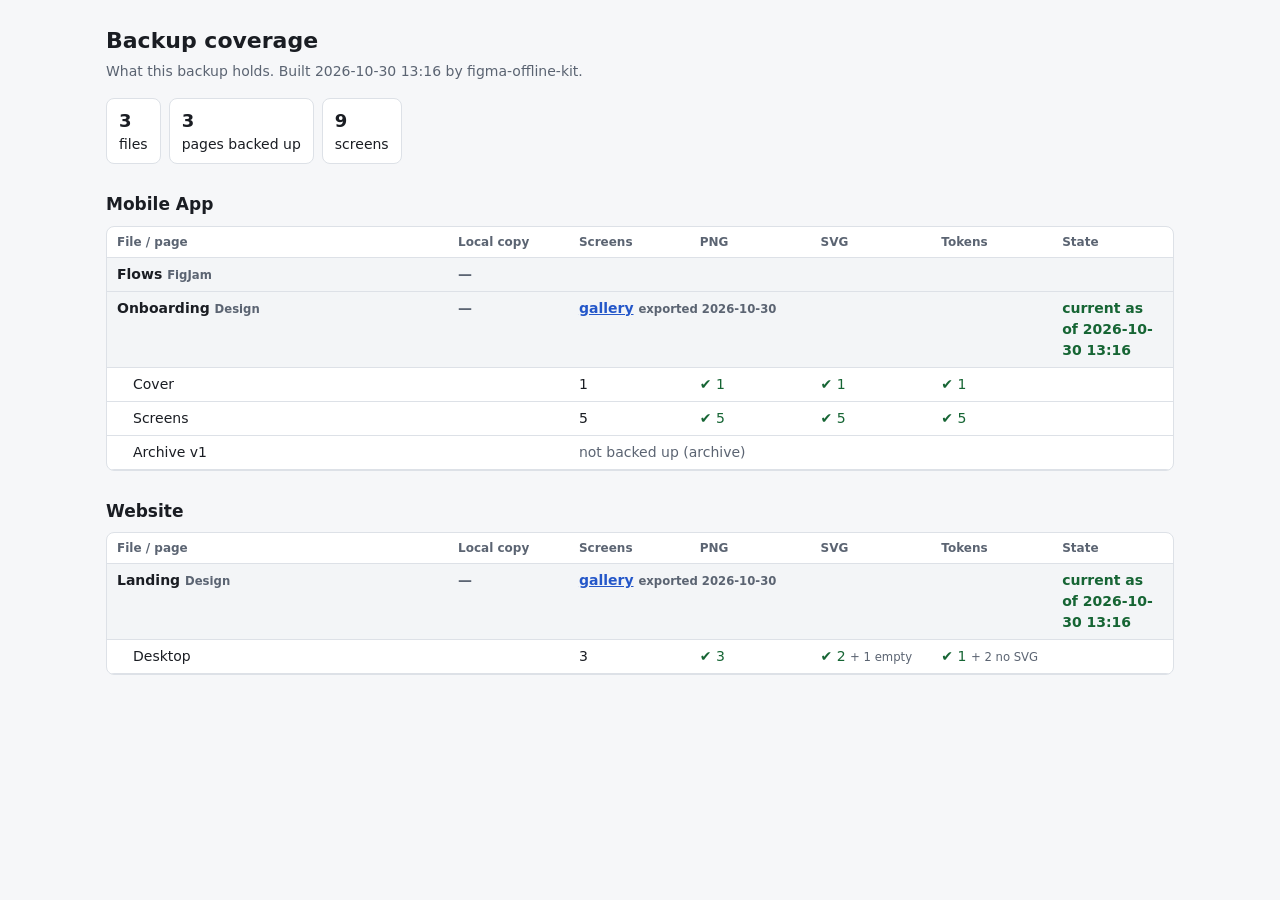
<file: examples/demo/COVERAGE.html>
<!DOCTYPE html><html lang="en"><head><meta charset="utf-8"><meta name="viewport" content="width=device-width,initial-scale=1"><title>Backup coverage</title><style>:root{color-scheme:light dark;--bg:#f6f7f9;--panel:#fff;--fg:#1a1d23;--mut:#5b6472;--line:#dde1e7;--ok:#166534;--part:#92400e;--no:#b91c1c;--acc:#2457c9}
@media (prefers-color-scheme:dark){:root{--bg:#14161a;--panel:#1d2026;--fg:#e8eaee;--mut:#9aa3b0;--line:#2c313a;--ok:#86efac;--part:#fbbf24;--no:#fca5a5;--acc:#8fb0ff}}
*{box-sizing:border-box}body{margin:0;background:var(--bg);color:var(--fg);font:14px/1.5 system-ui,-apple-system,"Segoe UI",sans-serif}
main{max-width:1100px;margin:0 auto;padding:24px 16px 48px}h1{font-size:22px;margin:0 0 4px}h2{font-size:17px;margin:28px 0 8px}
p.sub{color:var(--mut);margin:0 0 16px}a{color:var(--acc)}.sum{display:flex;flex-wrap:wrap;gap:8px;margin:12px 0 4px}
.sum div{background:var(--panel);border:1px solid var(--line);border-radius:8px;padding:8px 12px}.sum b{display:block;font-size:18px}
.tbl{overflow-x:auto;background:var(--panel);border:1px solid var(--line);border-radius:8px}
table{border-collapse:collapse;width:100%;min-width:640px;table-layout:fixed}th:first-child{width:32%}th,td{text-align:left;padding:6px 10px;border-bottom:1px solid var(--line);vertical-align:top}
th{font-size:12px;color:var(--mut);font-weight:600}tr.file td{font-weight:600;background:color-mix(in srgb,var(--line) 35%,transparent)}
td.pg{padding-left:26px}.ok{color:var(--ok)}.part{color:var(--part)}.no{color:var(--no)}.mut{color:var(--mut)}small{color:var(--mut)}</style></head><body><main><h1>Backup coverage</h1><p class="sub">What this backup holds. Built 2026-10-30 13:16 by figma-offline-kit.</p><div class="sum"><div><b>3</b>files</div><div><b>3</b>pages backed up</div><div><b>9</b>screens</div></div><h2>Mobile App</h2><div class="tbl"><table><thead><tr><th>File / page</th><th>Local copy</th><th>Screens</th><th>PNG</th><th>SVG</th><th>Tokens</th><th>State</th></tr></thead><tbody><tr class="file"><td>Flows <small>FigJam</small></td><td><span class="mut">—</span></td><td colspan="4"> </td><td></td></tr><tr class="file"><td>Onboarding <small>Design</small></td><td><span class="mut">—</span></td><td colspan="4"><a href="Mobile%20App/Onboarding/index.html">gallery</a> <small>exported 2026-10-30</small></td><td><span class="ok">current as of 2026-10-30 13:16</span></td></tr><tr><td class="pg">Cover</td><td></td><td>1</td><td><span class="ok">✔ 1</span></td><td><span class="ok">✔ 1</span></td><td><span class="ok">✔ 1</span></td><td></td></tr><tr><td class="pg">Screens</td><td></td><td>5</td><td><span class="ok">✔ 5</span></td><td><span class="ok">✔ 5</span></td><td><span class="ok">✔ 5</span></td><td></td></tr><tr><td class="pg">Archive v1</td><td></td><td colspan="5" class="mut">not backed up (archive)</td></tr></tbody></table></div><h2>Website</h2><div class="tbl"><table><thead><tr><th>File / page</th><th>Local copy</th><th>Screens</th><th>PNG</th><th>SVG</th><th>Tokens</th><th>State</th></tr></thead><tbody><tr class="file"><td>Landing <small>Design</small></td><td><span class="mut">—</span></td><td colspan="4"><a href="Website/Landing/index.html">gallery</a> <small>exported 2026-10-30</small></td><td><span class="ok">current as of 2026-10-30 13:16</span></td></tr><tr><td class="pg">Desktop</td><td></td><td>3</td><td><span class="ok">✔ 3</span></td><td><span class="ok">✔ 2</span> <small>+ 1 empty</small></td><td><span class="ok">✔ 1</span> <small>+ 2 no SVG</small></td><td></td></tr></tbody></table></div></main></body></html>
</file>
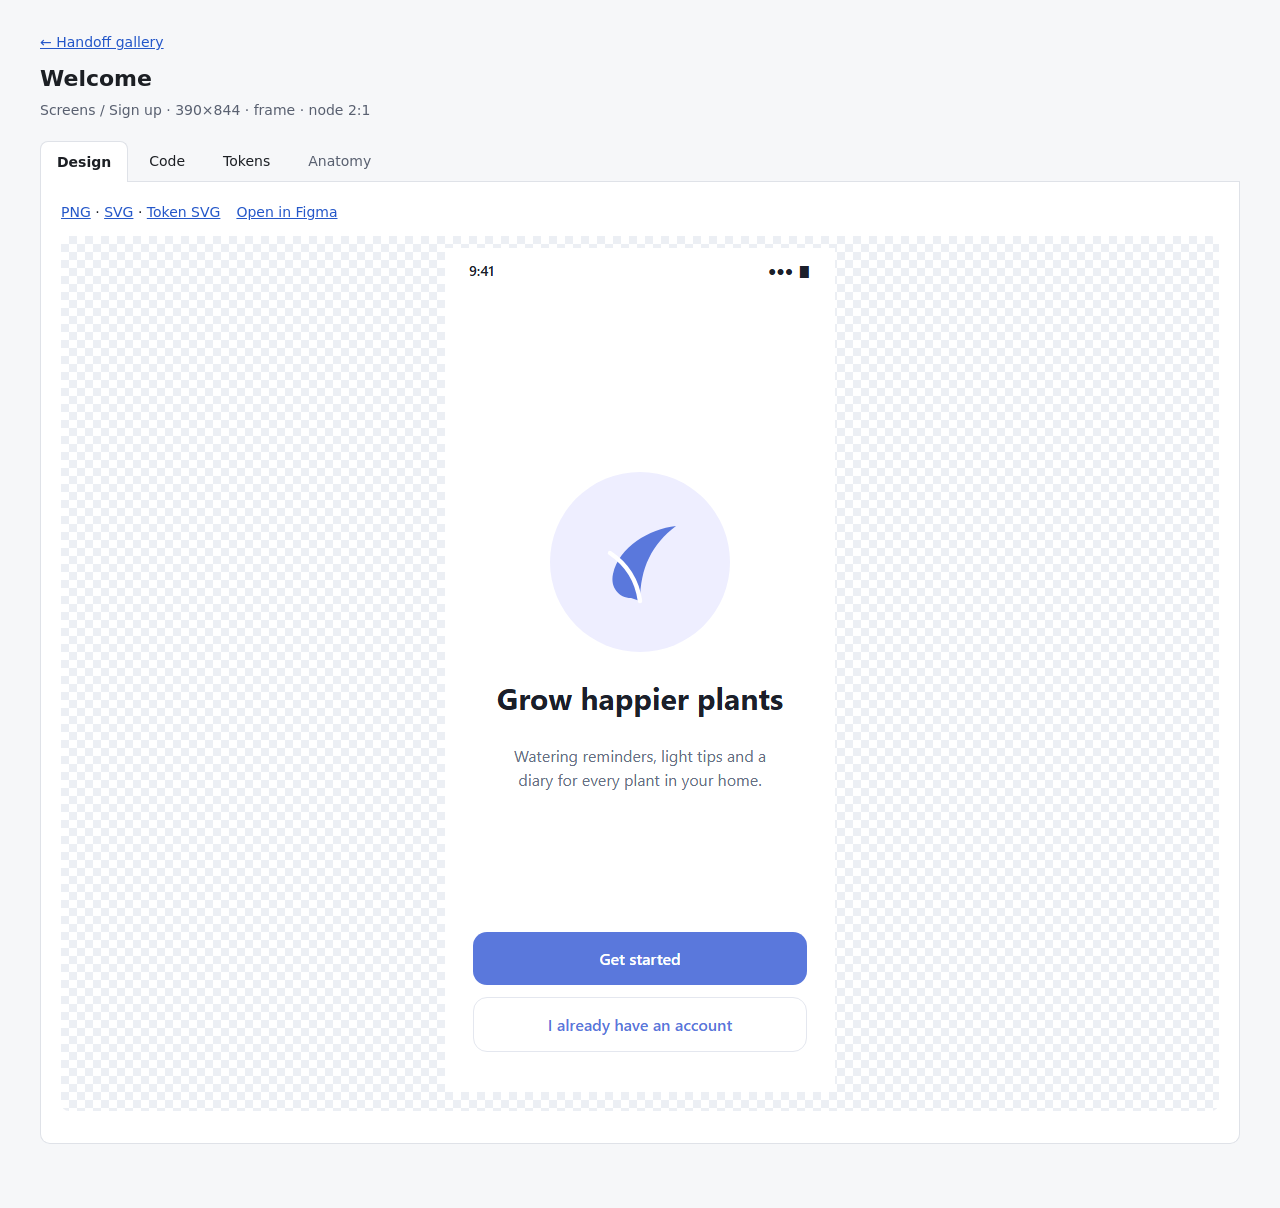
<file: examples/handoff/Onboarding sign-up/frames/002 Welcome [2-1].html>
<!DOCTYPE html>
<html lang="en"><head><meta charset="utf-8"><meta name="viewport" content="width=device-width, initial-scale=1">
<title>Welcome: handoff</title><style>:root{--bg:#f6f7f9;--panel:#fff;--fg:#1c1f24;--mut:#596070;--line:#dfe2e8;--head:#eceff4;--acc:#2457c9;--accbg:rgba(36,87,201,.1);--code:#f0f2f6}
@media (prefers-color-scheme:dark){:root:not([data-theme="light"]){--bg:#14161a;--panel:#1d2026;--fg:#e8eaee;--mut:#9aa3b0;--line:#2c313a;--head:#1d2026;--acc:#6e9bff;--accbg:rgba(110,155,255,.14);--code:#101215}}
:root[data-theme="dark"]{--bg:#14161a;--panel:#1d2026;--fg:#e8eaee;--mut:#9aa3b0;--line:#2c313a;--head:#1d2026;--acc:#6e9bff;--accbg:rgba(110,155,255,.14);--code:#101215}
*{box-sizing:border-box}html{background:var(--bg)}
body{margin:0;padding:32px 32px 64px;background:var(--bg);color:var(--fg);font:14px/1.55 system-ui,"Segoe UI",Tahoma,"Noto Sans Arabic",sans-serif}
main{max-width:1200px;margin:0 auto}h1{font-size:22px;margin:4px 0}a{color:var(--acc)}small,em{color:var(--mut);font-size:12.5px}p{margin:0 0 8px;color:var(--mut)}
h2{font-size:12px;letter-spacing:.05em;text-transform:uppercase;color:var(--mut);margin:20px 0 6px}
code{font:12.5px ui-monospace,Consolas,monospace;overflow-wrap:anywhere}
table{border-collapse:collapse;width:100%;table-layout:fixed}th,td{border-bottom:1px solid var(--line);padding:6px 10px;text-align:left;vertical-align:top;overflow-wrap:anywhere}
thead th{background:var(--head);font-size:13px}
.sw{display:inline-block;width:12px;height:12px;border-radius:3px;border:1px solid var(--line);vertical-align:-1px;margin-right:6px}
.img{margin:12px 0;padding:12px;border-radius:8px;text-align:center;background:repeating-conic-gradient(var(--head) 0 25%,transparent 0 50%) 0 0/16px 16px}
.img img{max-width:100%;height:auto}
ul.tree,ul.tree ul{list-style:none;margin:0;padding-left:18px;border-left:1px solid var(--line)}ul.tree{padding-left:6px;border:0}
ul.tree li{margin:4px 0}.ln{font-weight:600}.tk{font-size:12.5px;color:var(--mut)}
[role=tablist]{display:flex;gap:4px;border-bottom:1px solid var(--line);margin:20px 0 0;flex-wrap:wrap}
[role=tab]{font:inherit;color:var(--fg);background:none;border:1px solid transparent;border-bottom:0;border-radius:8px 8px 0 0;padding:8px 16px;cursor:pointer;min-height:40px}
[role=tab][aria-selected=true]{background:var(--panel);border-color:var(--line);font-weight:600;margin-bottom:-1px}
[role=tab][aria-disabled=true]{color:var(--mut);cursor:default}
[role=tabpanel]{background:var(--panel);border:1px solid var(--line);border-top:0;border-radius:0 0 10px 10px;padding:20px}
pre{margin:0;background:var(--code);border:1px solid var(--line);border-radius:8px;padding:14px;overflow:auto;max-height:70vh;font:12.5px/1.5 ui-monospace,Consolas,monospace;tab-size:2}
.bar{display:flex;flex-wrap:wrap;gap:8px 16px;align-items:center;margin-bottom:12px}
button.cp{font:inherit;color:var(--fg);background:var(--accbg);border:1px solid var(--acc);border-radius:8px;padding:5px 12px;cursor:pointer;min-height:34px}
.pair{color:var(--fg);background:var(--accbg);border-radius:8px;padding:6px 12px;display:inline-block}
:focus-visible{outline:2px solid var(--acc);outline-offset:2px}
@media (max-width:760px){body{padding:20px 14px}[role=tabpanel]{padding:14px}table.v,table.v thead,table.v tbody,table.v tr,table.v th,table.v td{display:block}table.v thead{display:none}table.v tr{border-bottom:1px solid var(--line);padding:6px 0}table.v td{border:0;padding:2px 0}table.v td[data-l]::before{content:attr(data-l) ": ";color:var(--mut)}}</style></head>
<body><main>
<p><a href="../index.html">← Handoff gallery</a></p>
<h1 dir="auto">Welcome</h1>
<p>Screens / Sign up · 390×844 · frame · node 2:1</p>

<div role="tablist" aria-label="Frame details"><button type="button" role="tab" id="tab-design" aria-controls="p-design" aria-selected="false" tabindex="-1">Design</button><button type="button" role="tab" id="tab-code" aria-controls="p-code" aria-selected="false" tabindex="-1">Code</button><button type="button" role="tab" id="tab-tokens" aria-controls="p-tokens" aria-selected="false" tabindex="-1">Tokens</button><button type="button" role="tab" id="tab-anatomy" aria-controls="p-anatomy" aria-selected="false" tabindex="-1" aria-disabled="true" title="Not available for this frame">Anatomy</button></div>
<div role="tabpanel" id="p-design" aria-labelledby="tab-design" tabindex="0" hidden><div class="bar"><span><a href="../screens/png/Screens/Sign%20up/002%20Welcome%20%5B2-1%5D.png">PNG</a> · <a href="../screens/svg/Screens/Sign%20up/002%20Welcome%20%5B2-1%5D.svg">SVG</a> · <a href="../screens/svg-tokens/Screens/Sign%20up/002%20Welcome%20%5B2-1%5D.svg">Token SVG</a></span><a href="https://www.figma.com/design/FAKEkeyAAA1?node-id=2-1">Open in Figma</a></div><div class="img"><img src="../screens/png/Screens/Sign%20up/002%20Welcome%20%5B2-1%5D.png" alt="Welcome" loading="lazy"></div></div><div role="tabpanel" id="p-code" aria-labelledby="tab-code" tabindex="0" hidden><div class="bar"><button type="button" class="cp" id="copy">Copy code</button><a href="../code/002%20Welcome%20%5B2-1%5D.tsx">.tsx file</a> · <a href="../code/002%20Welcome%20%5B2-1%5D.styles.md">styles</a> · <small>React + Tailwind reference from Figma. Load <code>tokens/tokens.css</code>; assets in <code>code/assets/</code>.</small></div><pre tabindex="0" aria-label="Code, scrollable"><code id="src">// Welcome · Figma node 2:1 · Screens / Sign up
// Figma design-to-code reference (2026-10-30). Not production code: adapt it to your components.
// Tokens appear as var(--&lt;figma variable&gt;, &lt;fallback&gt;): load tokens/tokens.css.

export default function Welcome() {
  return (
    &lt;div className=&quot;flex h-[844px] w-[390px] flex-col bg-white px-7 pb-10 pt-11&quot;&gt;
      &lt;h1 className=&quot;text-[28px] font-bold leading-tight text-[#1b1f2a]&quot;&gt;Welcome&lt;/h1&gt;
      &lt;p className=&quot;mt-2 text-[15px] text-[#667085]&quot;&gt;We&#x27;ll send your plant reminders there.&lt;/p&gt;
      &lt;button className=&quot;mt-auto rounded-[14px] bg-[var(--brand,#5a78dc)] py-4 font-semibold text-white&quot;&gt;
        Continue
      &lt;/button&gt;
    &lt;/div&gt;
  );
}
</code></pre></div><div role="tabpanel" id="p-tokens" aria-labelledby="tab-tokens" tabindex="0" hidden><h2>Colour · 2</h2><table><tbody><tr><td><span class="sw" style="background:#5A78DC"></span><code>--brand</code></td><td>color/brand</td><td>×1</td></tr><tr><td><span class="sw" style="background:#EEEEFF"></span><code>--color-bg</code></td><td>color/bg</td><td>×1</td></tr></tbody></table></div><div role="tabpanel" id="p-anatomy" aria-labelledby="tab-anatomy" tabindex="0" hidden><p>Not available for this frame.</p></div>
</main><script>(function(){var tabs=[].slice.call(document.querySelectorAll('[role=tab]'));
function sel(t,focus){if(t.getAttribute('aria-disabled')==='true')return;tabs.forEach(function(x){var on=x===t;x.setAttribute('aria-selected',on);x.tabIndex=on?0:-1;document.getElementById(x.getAttribute('aria-controls')).hidden=!on});if(focus)t.focus();try{history.replaceState(null,'','#'+t.id.slice(4))}catch(e){}}
tabs.forEach(function(t,i){t.addEventListener('click',function(){sel(t)});t.addEventListener('keydown',function(e){var k=e.key,j=k==='ArrowRight'?i+1:k==='ArrowLeft'?i-1:k==='Home'?0:k==='End'?tabs.length-1:-9;if(j===-9)return;e.preventDefault();sel(tabs[(j+tabs.length)%tabs.length],true)})});
var h=location.hash.slice(1),t=document.getElementById('tab-'+h);sel(t&&t.getAttribute('aria-disabled')!=='true'?t:tabs[0]);
var b=document.getElementById('copy');if(b)b.addEventListener('click',function(){var c=document.getElementById('src').textContent;function ok(){b.textContent='Copied';setTimeout(function(){b.textContent='Copy code'},1500)}
function fb(){var a=document.createElement('textarea');a.value=c;document.body.appendChild(a);a.select();try{document.execCommand('copy')}catch(x){}a.remove();ok()}
try{navigator.clipboard.writeText(c).then(ok,fb)}catch(e){fb()}});})();</script></body></html>
</file>
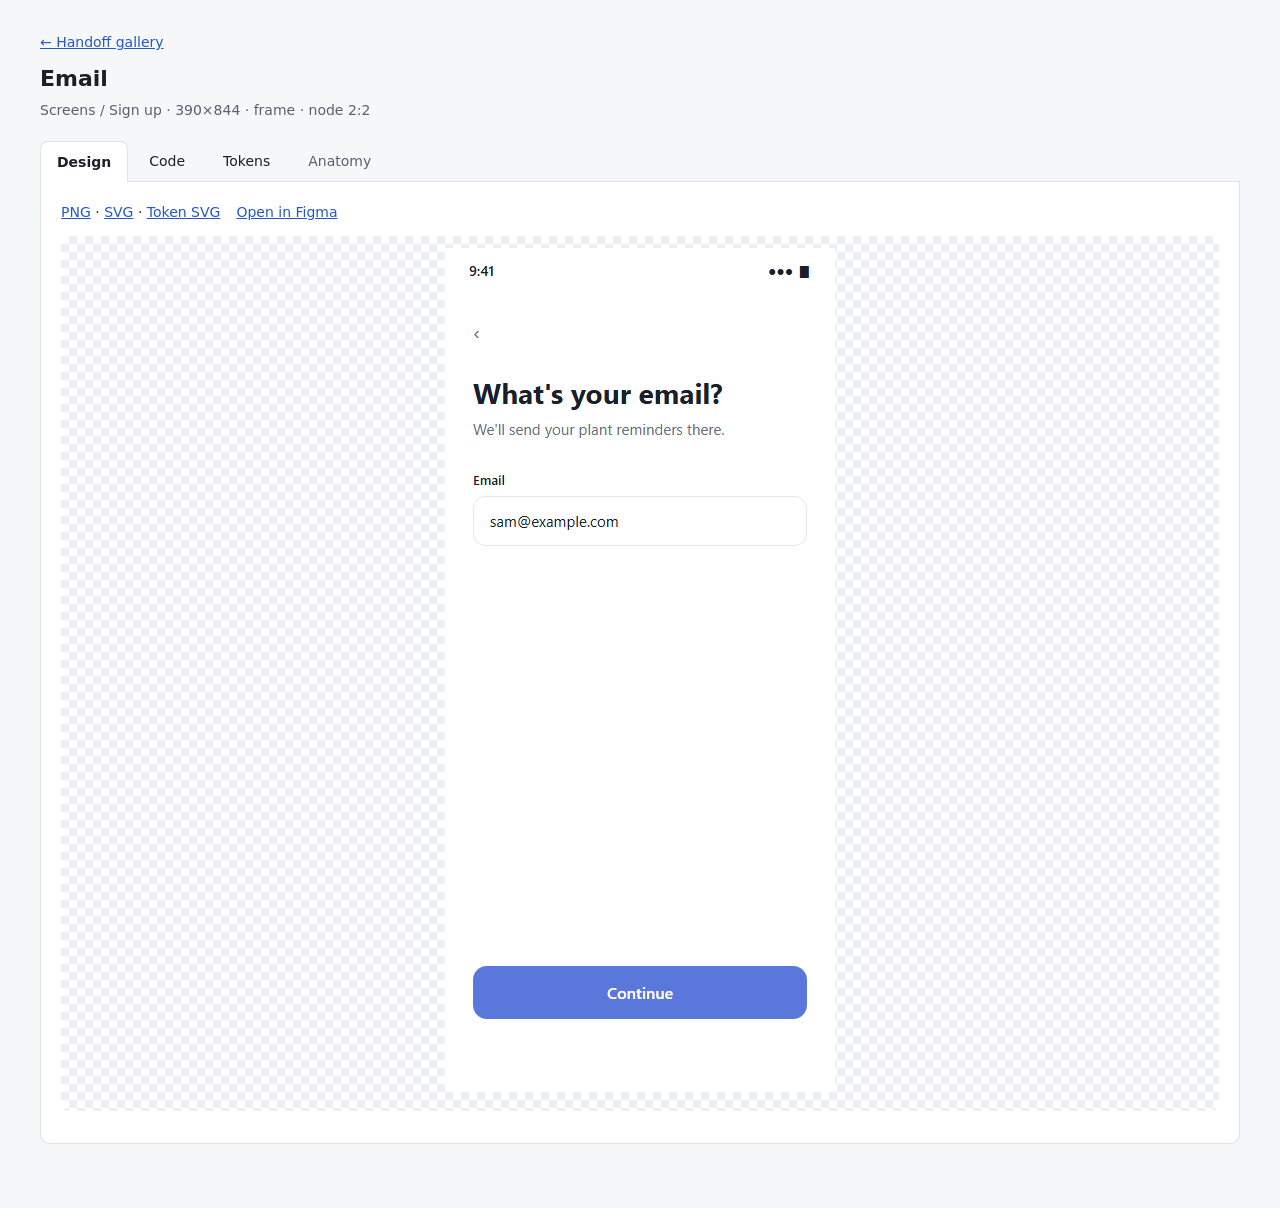
<file: examples/handoff/Onboarding sign-up/frames/003 Email [2-2].html>
<!DOCTYPE html>
<html lang="en"><head><meta charset="utf-8"><meta name="viewport" content="width=device-width, initial-scale=1">
<title>Email: handoff</title><style>:root{--bg:#f6f7f9;--panel:#fff;--fg:#1c1f24;--mut:#596070;--line:#dfe2e8;--head:#eceff4;--acc:#2457c9;--accbg:rgba(36,87,201,.1);--code:#f0f2f6}
@media (prefers-color-scheme:dark){:root:not([data-theme="light"]){--bg:#14161a;--panel:#1d2026;--fg:#e8eaee;--mut:#9aa3b0;--line:#2c313a;--head:#1d2026;--acc:#6e9bff;--accbg:rgba(110,155,255,.14);--code:#101215}}
:root[data-theme="dark"]{--bg:#14161a;--panel:#1d2026;--fg:#e8eaee;--mut:#9aa3b0;--line:#2c313a;--head:#1d2026;--acc:#6e9bff;--accbg:rgba(110,155,255,.14);--code:#101215}
*{box-sizing:border-box}html{background:var(--bg)}
body{margin:0;padding:32px 32px 64px;background:var(--bg);color:var(--fg);font:14px/1.55 system-ui,"Segoe UI",Tahoma,"Noto Sans Arabic",sans-serif}
main{max-width:1200px;margin:0 auto}h1{font-size:22px;margin:4px 0}a{color:var(--acc)}small,em{color:var(--mut);font-size:12.5px}p{margin:0 0 8px;color:var(--mut)}
h2{font-size:12px;letter-spacing:.05em;text-transform:uppercase;color:var(--mut);margin:20px 0 6px}
code{font:12.5px ui-monospace,Consolas,monospace;overflow-wrap:anywhere}
table{border-collapse:collapse;width:100%;table-layout:fixed}th,td{border-bottom:1px solid var(--line);padding:6px 10px;text-align:left;vertical-align:top;overflow-wrap:anywhere}
thead th{background:var(--head);font-size:13px}
.sw{display:inline-block;width:12px;height:12px;border-radius:3px;border:1px solid var(--line);vertical-align:-1px;margin-right:6px}
.img{margin:12px 0;padding:12px;border-radius:8px;text-align:center;background:repeating-conic-gradient(var(--head) 0 25%,transparent 0 50%) 0 0/16px 16px}
.img img{max-width:100%;height:auto}
ul.tree,ul.tree ul{list-style:none;margin:0;padding-left:18px;border-left:1px solid var(--line)}ul.tree{padding-left:6px;border:0}
ul.tree li{margin:4px 0}.ln{font-weight:600}.tk{font-size:12.5px;color:var(--mut)}
[role=tablist]{display:flex;gap:4px;border-bottom:1px solid var(--line);margin:20px 0 0;flex-wrap:wrap}
[role=tab]{font:inherit;color:var(--fg);background:none;border:1px solid transparent;border-bottom:0;border-radius:8px 8px 0 0;padding:8px 16px;cursor:pointer;min-height:40px}
[role=tab][aria-selected=true]{background:var(--panel);border-color:var(--line);font-weight:600;margin-bottom:-1px}
[role=tab][aria-disabled=true]{color:var(--mut);cursor:default}
[role=tabpanel]{background:var(--panel);border:1px solid var(--line);border-top:0;border-radius:0 0 10px 10px;padding:20px}
pre{margin:0;background:var(--code);border:1px solid var(--line);border-radius:8px;padding:14px;overflow:auto;max-height:70vh;font:12.5px/1.5 ui-monospace,Consolas,monospace;tab-size:2}
.bar{display:flex;flex-wrap:wrap;gap:8px 16px;align-items:center;margin-bottom:12px}
button.cp{font:inherit;color:var(--fg);background:var(--accbg);border:1px solid var(--acc);border-radius:8px;padding:5px 12px;cursor:pointer;min-height:34px}
.pair{color:var(--fg);background:var(--accbg);border-radius:8px;padding:6px 12px;display:inline-block}
:focus-visible{outline:2px solid var(--acc);outline-offset:2px}
@media (max-width:760px){body{padding:20px 14px}[role=tabpanel]{padding:14px}table.v,table.v thead,table.v tbody,table.v tr,table.v th,table.v td{display:block}table.v thead{display:none}table.v tr{border-bottom:1px solid var(--line);padding:6px 0}table.v td{border:0;padding:2px 0}table.v td[data-l]::before{content:attr(data-l) ": ";color:var(--mut)}}</style></head>
<body><main>
<p><a href="../index.html">← Handoff gallery</a></p>
<h1 dir="auto">Email</h1>
<p>Screens / Sign up · 390×844 · frame · node 2:2</p>

<div role="tablist" aria-label="Frame details"><button type="button" role="tab" id="tab-design" aria-controls="p-design" aria-selected="false" tabindex="-1">Design</button><button type="button" role="tab" id="tab-code" aria-controls="p-code" aria-selected="false" tabindex="-1">Code</button><button type="button" role="tab" id="tab-tokens" aria-controls="p-tokens" aria-selected="false" tabindex="-1">Tokens</button><button type="button" role="tab" id="tab-anatomy" aria-controls="p-anatomy" aria-selected="false" tabindex="-1" aria-disabled="true" title="Not available for this frame">Anatomy</button></div>
<div role="tabpanel" id="p-design" aria-labelledby="tab-design" tabindex="0" hidden><div class="bar"><span><a href="../screens/png/Screens/Sign%20up/003%20Email%20%5B2-2%5D.png">PNG</a> · <a href="../screens/svg/Screens/Sign%20up/003%20Email%20%5B2-2%5D.svg">SVG</a> · <a href="../screens/svg-tokens/Screens/Sign%20up/003%20Email%20%5B2-2%5D.svg">Token SVG</a></span><a href="https://www.figma.com/design/FAKEkeyAAA1?node-id=2-2">Open in Figma</a></div><div class="img"><img src="../screens/png/Screens/Sign%20up/003%20Email%20%5B2-2%5D.png" alt="Email" loading="lazy"></div></div><div role="tabpanel" id="p-code" aria-labelledby="tab-code" tabindex="0" hidden><div class="bar"><button type="button" class="cp" id="copy">Copy code</button><a href="../code/003%20Email%20%5B2-2%5D.tsx">.tsx file</a> · <a href="../code/003%20Email%20%5B2-2%5D.styles.md">styles</a> · <small>React + Tailwind reference from Figma. Load <code>tokens/tokens.css</code>; assets in <code>code/assets/</code>.</small></div><pre tabindex="0" aria-label="Code, scrollable"><code id="src">// Email · Figma node 2:2 · Screens / Sign up
// Figma design-to-code reference (2026-10-30). Not production code: adapt it to your components.
// Tokens appear as var(--&lt;figma variable&gt;, &lt;fallback&gt;): load tokens/tokens.css.

export default function EmailStep() {
  return (
    &lt;div className=&quot;flex h-[844px] w-[390px] flex-col bg-white px-7 pb-10 pt-11&quot;&gt;
      &lt;h1 className=&quot;text-[28px] font-bold leading-tight text-[#1b1f2a]&quot;&gt;Email&lt;/h1&gt;
      &lt;p className=&quot;mt-2 text-[15px] text-[#667085]&quot;&gt;We&#x27;ll send your plant reminders there.&lt;/p&gt;
      &lt;button className=&quot;mt-auto rounded-[14px] bg-[var(--brand,#5a78dc)] py-4 font-semibold text-white&quot;&gt;
        Continue
      &lt;/button&gt;
    &lt;/div&gt;
  );
}
</code></pre></div><div role="tabpanel" id="p-tokens" aria-labelledby="tab-tokens" tabindex="0" hidden><h2>Colour · 1</h2><table><tbody><tr><td><span class="sw" style="background:#5A78DC"></span><code>--brand</code></td><td>color/brand</td><td>×1</td></tr></tbody></table><h2>Unbound colours · 1</h2><p>Hard-coded in Figma (no variable, no style).</p><table><tbody><tr><td><span class="sw" style="background:#5A78DC"></span><code>#5A78DC</code></td><td>Logo</td><td>×1</td></tr></tbody></table></div><div role="tabpanel" id="p-anatomy" aria-labelledby="tab-anatomy" tabindex="0" hidden><p>Not available for this frame.</p></div>
</main><script>(function(){var tabs=[].slice.call(document.querySelectorAll('[role=tab]'));
function sel(t,focus){if(t.getAttribute('aria-disabled')==='true')return;tabs.forEach(function(x){var on=x===t;x.setAttribute('aria-selected',on);x.tabIndex=on?0:-1;document.getElementById(x.getAttribute('aria-controls')).hidden=!on});if(focus)t.focus();try{history.replaceState(null,'','#'+t.id.slice(4))}catch(e){}}
tabs.forEach(function(t,i){t.addEventListener('click',function(){sel(t)});t.addEventListener('keydown',function(e){var k=e.key,j=k==='ArrowRight'?i+1:k==='ArrowLeft'?i-1:k==='Home'?0:k==='End'?tabs.length-1:-9;if(j===-9)return;e.preventDefault();sel(tabs[(j+tabs.length)%tabs.length],true)})});
var h=location.hash.slice(1),t=document.getElementById('tab-'+h);sel(t&&t.getAttribute('aria-disabled')!=='true'?t:tabs[0]);
var b=document.getElementById('copy');if(b)b.addEventListener('click',function(){var c=document.getElementById('src').textContent;function ok(){b.textContent='Copied';setTimeout(function(){b.textContent='Copy code'},1500)}
function fb(){var a=document.createElement('textarea');a.value=c;document.body.appendChild(a);a.select();try{document.execCommand('copy')}catch(x){}a.remove();ok()}
try{navigator.clipboard.writeText(c).then(ok,fb)}catch(e){fb()}});})();</script></body></html>
</file>
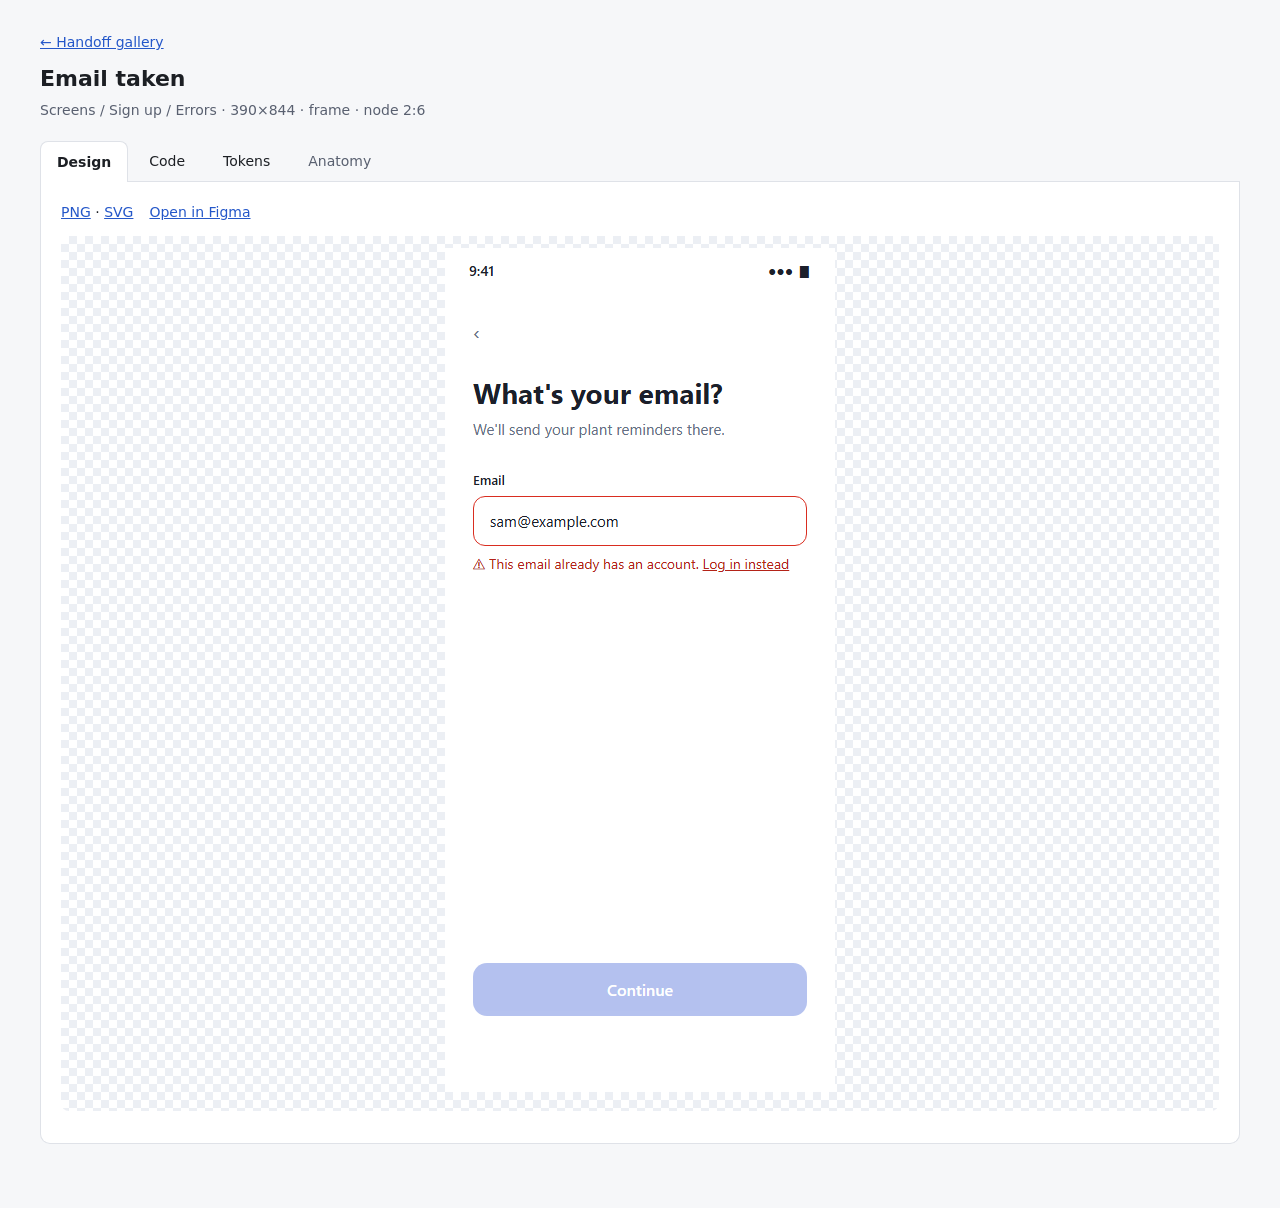
<file: examples/handoff/Onboarding sign-up/frames/004 Email taken [2-6].html>
<!DOCTYPE html>
<html lang="en"><head><meta charset="utf-8"><meta name="viewport" content="width=device-width, initial-scale=1">
<title>Email taken: handoff</title><style>:root{--bg:#f6f7f9;--panel:#fff;--fg:#1c1f24;--mut:#596070;--line:#dfe2e8;--head:#eceff4;--acc:#2457c9;--accbg:rgba(36,87,201,.1);--code:#f0f2f6}
@media (prefers-color-scheme:dark){:root:not([data-theme="light"]){--bg:#14161a;--panel:#1d2026;--fg:#e8eaee;--mut:#9aa3b0;--line:#2c313a;--head:#1d2026;--acc:#6e9bff;--accbg:rgba(110,155,255,.14);--code:#101215}}
:root[data-theme="dark"]{--bg:#14161a;--panel:#1d2026;--fg:#e8eaee;--mut:#9aa3b0;--line:#2c313a;--head:#1d2026;--acc:#6e9bff;--accbg:rgba(110,155,255,.14);--code:#101215}
*{box-sizing:border-box}html{background:var(--bg)}
body{margin:0;padding:32px 32px 64px;background:var(--bg);color:var(--fg);font:14px/1.55 system-ui,"Segoe UI",Tahoma,"Noto Sans Arabic",sans-serif}
main{max-width:1200px;margin:0 auto}h1{font-size:22px;margin:4px 0}a{color:var(--acc)}small,em{color:var(--mut);font-size:12.5px}p{margin:0 0 8px;color:var(--mut)}
h2{font-size:12px;letter-spacing:.05em;text-transform:uppercase;color:var(--mut);margin:20px 0 6px}
code{font:12.5px ui-monospace,Consolas,monospace;overflow-wrap:anywhere}
table{border-collapse:collapse;width:100%;table-layout:fixed}th,td{border-bottom:1px solid var(--line);padding:6px 10px;text-align:left;vertical-align:top;overflow-wrap:anywhere}
thead th{background:var(--head);font-size:13px}
.sw{display:inline-block;width:12px;height:12px;border-radius:3px;border:1px solid var(--line);vertical-align:-1px;margin-right:6px}
.img{margin:12px 0;padding:12px;border-radius:8px;text-align:center;background:repeating-conic-gradient(var(--head) 0 25%,transparent 0 50%) 0 0/16px 16px}
.img img{max-width:100%;height:auto}
ul.tree,ul.tree ul{list-style:none;margin:0;padding-left:18px;border-left:1px solid var(--line)}ul.tree{padding-left:6px;border:0}
ul.tree li{margin:4px 0}.ln{font-weight:600}.tk{font-size:12.5px;color:var(--mut)}
[role=tablist]{display:flex;gap:4px;border-bottom:1px solid var(--line);margin:20px 0 0;flex-wrap:wrap}
[role=tab]{font:inherit;color:var(--fg);background:none;border:1px solid transparent;border-bottom:0;border-radius:8px 8px 0 0;padding:8px 16px;cursor:pointer;min-height:40px}
[role=tab][aria-selected=true]{background:var(--panel);border-color:var(--line);font-weight:600;margin-bottom:-1px}
[role=tab][aria-disabled=true]{color:var(--mut);cursor:default}
[role=tabpanel]{background:var(--panel);border:1px solid var(--line);border-top:0;border-radius:0 0 10px 10px;padding:20px}
pre{margin:0;background:var(--code);border:1px solid var(--line);border-radius:8px;padding:14px;overflow:auto;max-height:70vh;font:12.5px/1.5 ui-monospace,Consolas,monospace;tab-size:2}
.bar{display:flex;flex-wrap:wrap;gap:8px 16px;align-items:center;margin-bottom:12px}
button.cp{font:inherit;color:var(--fg);background:var(--accbg);border:1px solid var(--acc);border-radius:8px;padding:5px 12px;cursor:pointer;min-height:34px}
.pair{color:var(--fg);background:var(--accbg);border-radius:8px;padding:6px 12px;display:inline-block}
:focus-visible{outline:2px solid var(--acc);outline-offset:2px}
@media (max-width:760px){body{padding:20px 14px}[role=tabpanel]{padding:14px}table.v,table.v thead,table.v tbody,table.v tr,table.v th,table.v td{display:block}table.v thead{display:none}table.v tr{border-bottom:1px solid var(--line);padding:6px 0}table.v td{border:0;padding:2px 0}table.v td[data-l]::before{content:attr(data-l) ": ";color:var(--mut)}}</style></head>
<body><main>
<p><a href="../index.html">← Handoff gallery</a></p>
<h1 dir="auto">Email taken</h1>
<p>Screens / Sign up / Errors · 390×844 · frame · node 2:6</p>

<div role="tablist" aria-label="Frame details"><button type="button" role="tab" id="tab-design" aria-controls="p-design" aria-selected="false" tabindex="-1">Design</button><button type="button" role="tab" id="tab-code" aria-controls="p-code" aria-selected="false" tabindex="-1">Code</button><button type="button" role="tab" id="tab-tokens" aria-controls="p-tokens" aria-selected="false" tabindex="-1">Tokens</button><button type="button" role="tab" id="tab-anatomy" aria-controls="p-anatomy" aria-selected="false" tabindex="-1" aria-disabled="true" title="Not available for this frame">Anatomy</button></div>
<div role="tabpanel" id="p-design" aria-labelledby="tab-design" tabindex="0" hidden><div class="bar"><span><a href="../screens/png/Screens/Sign%20up/Errors/004%20Email%20taken%20%5B2-6%5D.png">PNG</a> · <a href="../screens/svg/Screens/Sign%20up/Errors/004%20Email%20taken%20%5B2-6%5D.svg">SVG</a></span><a href="https://www.figma.com/design/FAKEkeyAAA1?node-id=2-6">Open in Figma</a></div><div class="img"><img src="../screens/png/Screens/Sign%20up/Errors/004%20Email%20taken%20%5B2-6%5D.png" alt="Email taken" loading="lazy"></div></div><div role="tabpanel" id="p-code" aria-labelledby="tab-code" tabindex="0" hidden><div class="bar"><button type="button" class="cp" id="copy">Copy code</button><a href="../code/004%20Email%20taken%20%5B2-6%5D.tsx">.tsx file</a> · <a href="../code/004%20Email%20taken%20%5B2-6%5D.styles.md">styles</a> · <small>React + Tailwind reference from Figma. Load <code>tokens/tokens.css</code>; assets in <code>code/assets/</code>.</small></div><pre tabindex="0" aria-label="Code, scrollable"><code id="src">// Email taken · Figma node 2:6 · Screens / Sign up / Errors
// Figma design-to-code reference (2026-10-30). Not production code: adapt it to your components.
// Tokens appear as var(--&lt;figma variable&gt;, &lt;fallback&gt;): load tokens/tokens.css.

export default function EmailTaken() {
  return (
    &lt;div className=&quot;flex h-[844px] w-[390px] flex-col bg-white px-7 pb-10 pt-11&quot;&gt;
      &lt;h1 className=&quot;text-[28px] font-bold leading-tight text-[#1b1f2a]&quot;&gt;EmailTaken&lt;/h1&gt;
      &lt;p className=&quot;mt-2 text-[15px] text-[#667085]&quot;&gt;We&#x27;ll send your plant reminders there.&lt;/p&gt;
      &lt;button className=&quot;mt-auto rounded-[14px] bg-[var(--brand,#5a78dc)] py-4 font-semibold text-white&quot;&gt;
        Continue
      &lt;/button&gt;
    &lt;/div&gt;
  );
}
</code></pre></div><div role="tabpanel" id="p-tokens" aria-labelledby="tab-tokens" tabindex="0" hidden><p>No tokens bound on this frame.</p></div><div role="tabpanel" id="p-anatomy" aria-labelledby="tab-anatomy" tabindex="0" hidden><p>Not available for this frame.</p></div>
</main><script>(function(){var tabs=[].slice.call(document.querySelectorAll('[role=tab]'));
function sel(t,focus){if(t.getAttribute('aria-disabled')==='true')return;tabs.forEach(function(x){var on=x===t;x.setAttribute('aria-selected',on);x.tabIndex=on?0:-1;document.getElementById(x.getAttribute('aria-controls')).hidden=!on});if(focus)t.focus();try{history.replaceState(null,'','#'+t.id.slice(4))}catch(e){}}
tabs.forEach(function(t,i){t.addEventListener('click',function(){sel(t)});t.addEventListener('keydown',function(e){var k=e.key,j=k==='ArrowRight'?i+1:k==='ArrowLeft'?i-1:k==='Home'?0:k==='End'?tabs.length-1:-9;if(j===-9)return;e.preventDefault();sel(tabs[(j+tabs.length)%tabs.length],true)})});
var h=location.hash.slice(1),t=document.getElementById('tab-'+h);sel(t&&t.getAttribute('aria-disabled')!=='true'?t:tabs[0]);
var b=document.getElementById('copy');if(b)b.addEventListener('click',function(){var c=document.getElementById('src').textContent;function ok(){b.textContent='Copied';setTimeout(function(){b.textContent='Copy code'},1500)}
function fb(){var a=document.createElement('textarea');a.value=c;document.body.appendChild(a);a.select();try{document.execCommand('copy')}catch(x){}a.remove();ok()}
try{navigator.clipboard.writeText(c).then(ok,fb)}catch(e){fb()}});})();</script></body></html>
</file>
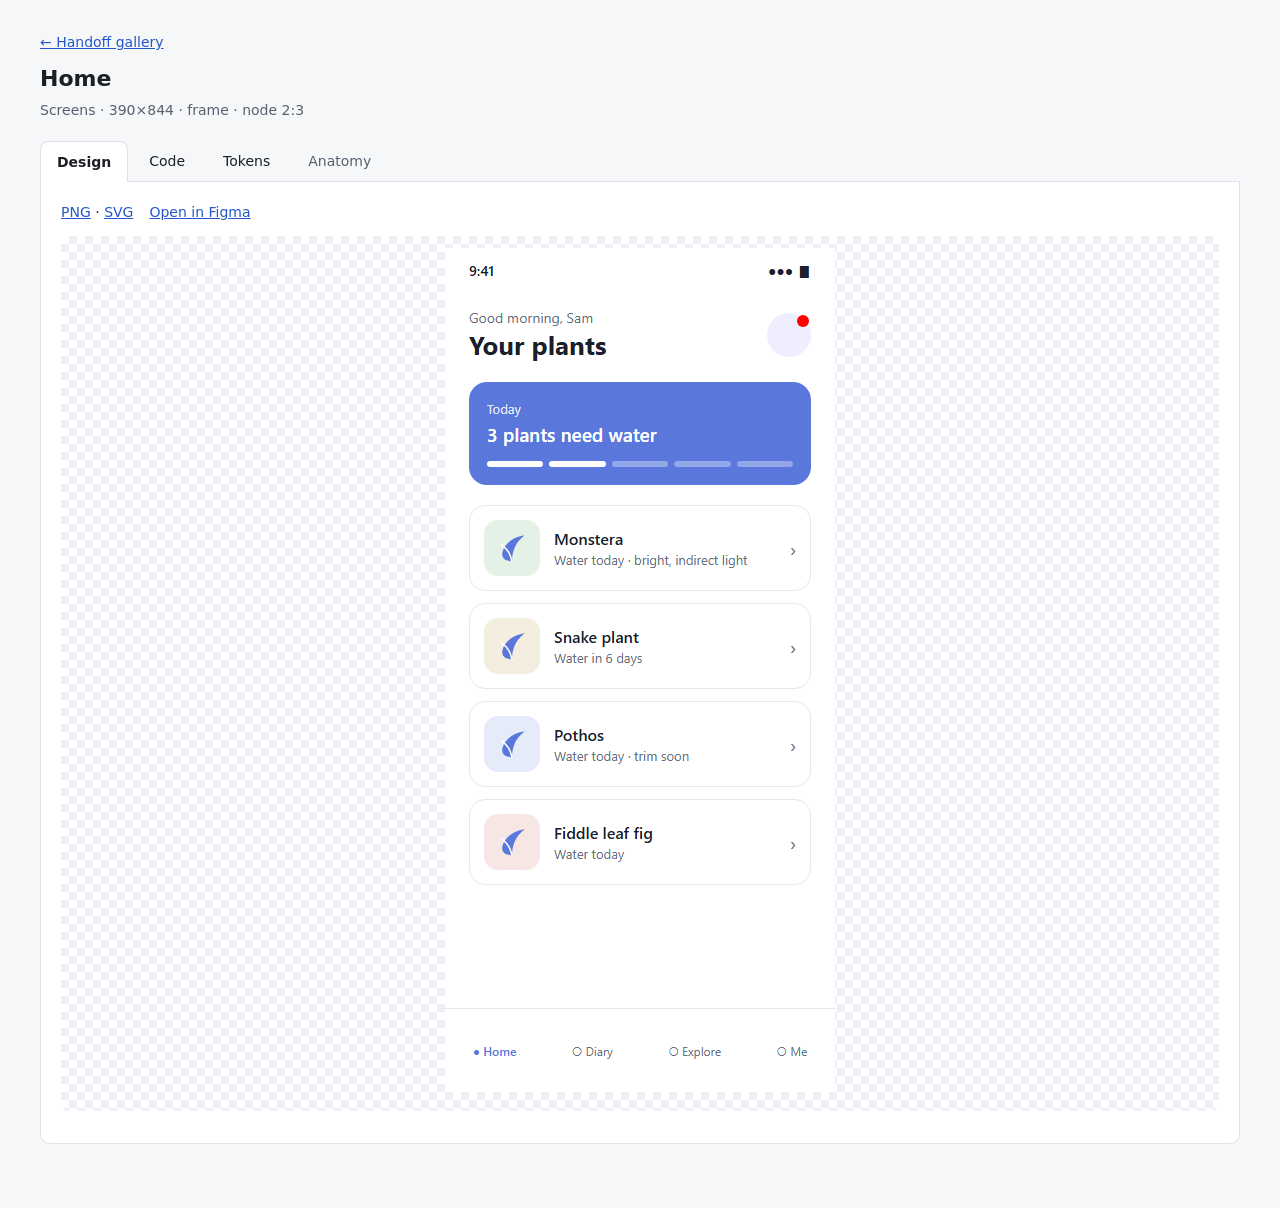
<file: examples/handoff/Onboarding sign-up/frames/005 Home [2-3].html>
<!DOCTYPE html>
<html lang="en"><head><meta charset="utf-8"><meta name="viewport" content="width=device-width, initial-scale=1">
<title>Home: handoff</title><style>:root{--bg:#f6f7f9;--panel:#fff;--fg:#1c1f24;--mut:#596070;--line:#dfe2e8;--head:#eceff4;--acc:#2457c9;--accbg:rgba(36,87,201,.1);--code:#f0f2f6}
@media (prefers-color-scheme:dark){:root:not([data-theme="light"]){--bg:#14161a;--panel:#1d2026;--fg:#e8eaee;--mut:#9aa3b0;--line:#2c313a;--head:#1d2026;--acc:#6e9bff;--accbg:rgba(110,155,255,.14);--code:#101215}}
:root[data-theme="dark"]{--bg:#14161a;--panel:#1d2026;--fg:#e8eaee;--mut:#9aa3b0;--line:#2c313a;--head:#1d2026;--acc:#6e9bff;--accbg:rgba(110,155,255,.14);--code:#101215}
*{box-sizing:border-box}html{background:var(--bg)}
body{margin:0;padding:32px 32px 64px;background:var(--bg);color:var(--fg);font:14px/1.55 system-ui,"Segoe UI",Tahoma,"Noto Sans Arabic",sans-serif}
main{max-width:1200px;margin:0 auto}h1{font-size:22px;margin:4px 0}a{color:var(--acc)}small,em{color:var(--mut);font-size:12.5px}p{margin:0 0 8px;color:var(--mut)}
h2{font-size:12px;letter-spacing:.05em;text-transform:uppercase;color:var(--mut);margin:20px 0 6px}
code{font:12.5px ui-monospace,Consolas,monospace;overflow-wrap:anywhere}
table{border-collapse:collapse;width:100%;table-layout:fixed}th,td{border-bottom:1px solid var(--line);padding:6px 10px;text-align:left;vertical-align:top;overflow-wrap:anywhere}
thead th{background:var(--head);font-size:13px}
.sw{display:inline-block;width:12px;height:12px;border-radius:3px;border:1px solid var(--line);vertical-align:-1px;margin-right:6px}
.img{margin:12px 0;padding:12px;border-radius:8px;text-align:center;background:repeating-conic-gradient(var(--head) 0 25%,transparent 0 50%) 0 0/16px 16px}
.img img{max-width:100%;height:auto}
ul.tree,ul.tree ul{list-style:none;margin:0;padding-left:18px;border-left:1px solid var(--line)}ul.tree{padding-left:6px;border:0}
ul.tree li{margin:4px 0}.ln{font-weight:600}.tk{font-size:12.5px;color:var(--mut)}
[role=tablist]{display:flex;gap:4px;border-bottom:1px solid var(--line);margin:20px 0 0;flex-wrap:wrap}
[role=tab]{font:inherit;color:var(--fg);background:none;border:1px solid transparent;border-bottom:0;border-radius:8px 8px 0 0;padding:8px 16px;cursor:pointer;min-height:40px}
[role=tab][aria-selected=true]{background:var(--panel);border-color:var(--line);font-weight:600;margin-bottom:-1px}
[role=tab][aria-disabled=true]{color:var(--mut);cursor:default}
[role=tabpanel]{background:var(--panel);border:1px solid var(--line);border-top:0;border-radius:0 0 10px 10px;padding:20px}
pre{margin:0;background:var(--code);border:1px solid var(--line);border-radius:8px;padding:14px;overflow:auto;max-height:70vh;font:12.5px/1.5 ui-monospace,Consolas,monospace;tab-size:2}
.bar{display:flex;flex-wrap:wrap;gap:8px 16px;align-items:center;margin-bottom:12px}
button.cp{font:inherit;color:var(--fg);background:var(--accbg);border:1px solid var(--acc);border-radius:8px;padding:5px 12px;cursor:pointer;min-height:34px}
.pair{color:var(--fg);background:var(--accbg);border-radius:8px;padding:6px 12px;display:inline-block}
:focus-visible{outline:2px solid var(--acc);outline-offset:2px}
@media (max-width:760px){body{padding:20px 14px}[role=tabpanel]{padding:14px}table.v,table.v thead,table.v tbody,table.v tr,table.v th,table.v td{display:block}table.v thead{display:none}table.v tr{border-bottom:1px solid var(--line);padding:6px 0}table.v td{border:0;padding:2px 0}table.v td[data-l]::before{content:attr(data-l) ": ";color:var(--mut)}}</style></head>
<body><main>
<p><a href="../index.html">← Handoff gallery</a></p>
<h1 dir="auto">Home</h1>
<p>Screens · 390×844 · frame · node 2:3</p>

<div role="tablist" aria-label="Frame details"><button type="button" role="tab" id="tab-design" aria-controls="p-design" aria-selected="false" tabindex="-1">Design</button><button type="button" role="tab" id="tab-code" aria-controls="p-code" aria-selected="false" tabindex="-1">Code</button><button type="button" role="tab" id="tab-tokens" aria-controls="p-tokens" aria-selected="false" tabindex="-1">Tokens</button><button type="button" role="tab" id="tab-anatomy" aria-controls="p-anatomy" aria-selected="false" tabindex="-1" aria-disabled="true" title="Not available for this frame">Anatomy</button></div>
<div role="tabpanel" id="p-design" aria-labelledby="tab-design" tabindex="0" hidden><div class="bar"><span><a href="../screens/png/Screens/005%20Home%20%5B2-3%5D.png">PNG</a> · <a href="../screens/svg/Screens/005%20Home%20%5B2-3%5D.svg">SVG</a></span><a href="https://www.figma.com/design/FAKEkeyAAA1?node-id=2-3">Open in Figma</a></div><div class="img"><img src="../screens/png/Screens/005%20Home%20%5B2-3%5D.png" alt="Home" loading="lazy"></div></div><div role="tabpanel" id="p-code" aria-labelledby="tab-code" tabindex="0" hidden><div class="bar"><button type="button" class="cp" id="copy">Copy code</button><a href="../code/005%20Home%20%5B2-3%5D.tsx">.tsx file</a> · <a href="../code/005%20Home%20%5B2-3%5D.styles.md">styles</a> · <small>React + Tailwind reference from Figma. Load <code>tokens/tokens.css</code>; assets in <code>code/assets/</code>.</small></div><pre tabindex="0" aria-label="Code, scrollable"><code id="src">// Home · Figma node 2:3 · Screens
// Figma design-to-code reference (2026-10-30). Not production code: adapt it to your components.
// Tokens appear as var(--&lt;figma variable&gt;, &lt;fallback&gt;): load tokens/tokens.css.

export default function Home() {
  return (
    &lt;div className=&quot;flex h-[844px] w-[390px] flex-col bg-white px-7 pb-10 pt-11&quot;&gt;
      &lt;h1 className=&quot;text-[28px] font-bold leading-tight text-[#1b1f2a]&quot;&gt;Home&lt;/h1&gt;
      &lt;p className=&quot;mt-2 text-[15px] text-[#667085]&quot;&gt;We&#x27;ll send your plant reminders there.&lt;/p&gt;
      &lt;button className=&quot;mt-auto rounded-[14px] bg-[var(--brand,#5a78dc)] py-4 font-semibold text-white&quot;&gt;
        Continue
      &lt;/button&gt;
    &lt;/div&gt;
  );
}
</code></pre></div><div role="tabpanel" id="p-tokens" aria-labelledby="tab-tokens" tabindex="0" hidden><h2>Unbound colours · 1</h2><p>Hard-coded in Figma (no variable, no style).</p><table><tbody><tr><td><span class="sw" style="background:#FF0000"></span><code>#FF0000</code></td><td>Home</td><td>×1</td></tr></tbody></table></div><div role="tabpanel" id="p-anatomy" aria-labelledby="tab-anatomy" tabindex="0" hidden><p>Not available for this frame.</p></div>
</main><script>(function(){var tabs=[].slice.call(document.querySelectorAll('[role=tab]'));
function sel(t,focus){if(t.getAttribute('aria-disabled')==='true')return;tabs.forEach(function(x){var on=x===t;x.setAttribute('aria-selected',on);x.tabIndex=on?0:-1;document.getElementById(x.getAttribute('aria-controls')).hidden=!on});if(focus)t.focus();try{history.replaceState(null,'','#'+t.id.slice(4))}catch(e){}}
tabs.forEach(function(t,i){t.addEventListener('click',function(){sel(t)});t.addEventListener('keydown',function(e){var k=e.key,j=k==='ArrowRight'?i+1:k==='ArrowLeft'?i-1:k==='Home'?0:k==='End'?tabs.length-1:-9;if(j===-9)return;e.preventDefault();sel(tabs[(j+tabs.length)%tabs.length],true)})});
var h=location.hash.slice(1),t=document.getElementById('tab-'+h);sel(t&&t.getAttribute('aria-disabled')!=='true'?t:tabs[0]);
var b=document.getElementById('copy');if(b)b.addEventListener('click',function(){var c=document.getElementById('src').textContent;function ok(){b.textContent='Copied';setTimeout(function(){b.textContent='Copy code'},1500)}
function fb(){var a=document.createElement('textarea');a.value=c;document.body.appendChild(a);a.select();try{document.execCommand('copy')}catch(x){}a.remove();ok()}
try{navigator.clipboard.writeText(c).then(ok,fb)}catch(e){fb()}});})();</script></body></html>
</file>
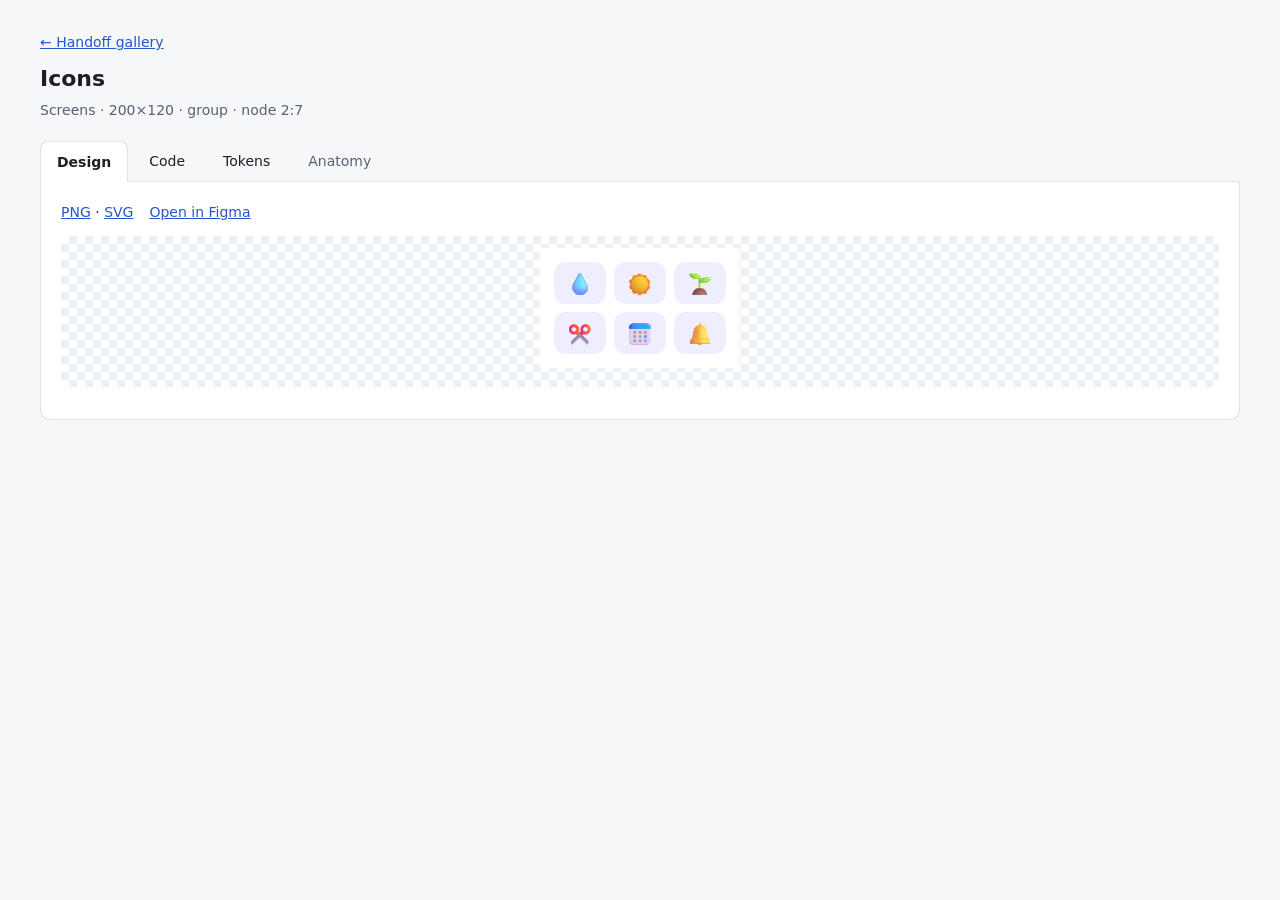
<file: examples/handoff/Onboarding sign-up/frames/006 Icons [2-7].html>
<!DOCTYPE html>
<html lang="en"><head><meta charset="utf-8"><meta name="viewport" content="width=device-width, initial-scale=1">
<title>Icons: handoff</title><style>:root{--bg:#f6f7f9;--panel:#fff;--fg:#1c1f24;--mut:#596070;--line:#dfe2e8;--head:#eceff4;--acc:#2457c9;--accbg:rgba(36,87,201,.1);--code:#f0f2f6}
@media (prefers-color-scheme:dark){:root:not([data-theme="light"]){--bg:#14161a;--panel:#1d2026;--fg:#e8eaee;--mut:#9aa3b0;--line:#2c313a;--head:#1d2026;--acc:#6e9bff;--accbg:rgba(110,155,255,.14);--code:#101215}}
:root[data-theme="dark"]{--bg:#14161a;--panel:#1d2026;--fg:#e8eaee;--mut:#9aa3b0;--line:#2c313a;--head:#1d2026;--acc:#6e9bff;--accbg:rgba(110,155,255,.14);--code:#101215}
*{box-sizing:border-box}html{background:var(--bg)}
body{margin:0;padding:32px 32px 64px;background:var(--bg);color:var(--fg);font:14px/1.55 system-ui,"Segoe UI",Tahoma,"Noto Sans Arabic",sans-serif}
main{max-width:1200px;margin:0 auto}h1{font-size:22px;margin:4px 0}a{color:var(--acc)}small,em{color:var(--mut);font-size:12.5px}p{margin:0 0 8px;color:var(--mut)}
h2{font-size:12px;letter-spacing:.05em;text-transform:uppercase;color:var(--mut);margin:20px 0 6px}
code{font:12.5px ui-monospace,Consolas,monospace;overflow-wrap:anywhere}
table{border-collapse:collapse;width:100%;table-layout:fixed}th,td{border-bottom:1px solid var(--line);padding:6px 10px;text-align:left;vertical-align:top;overflow-wrap:anywhere}
thead th{background:var(--head);font-size:13px}
.sw{display:inline-block;width:12px;height:12px;border-radius:3px;border:1px solid var(--line);vertical-align:-1px;margin-right:6px}
.img{margin:12px 0;padding:12px;border-radius:8px;text-align:center;background:repeating-conic-gradient(var(--head) 0 25%,transparent 0 50%) 0 0/16px 16px}
.img img{max-width:100%;height:auto}
ul.tree,ul.tree ul{list-style:none;margin:0;padding-left:18px;border-left:1px solid var(--line)}ul.tree{padding-left:6px;border:0}
ul.tree li{margin:4px 0}.ln{font-weight:600}.tk{font-size:12.5px;color:var(--mut)}
[role=tablist]{display:flex;gap:4px;border-bottom:1px solid var(--line);margin:20px 0 0;flex-wrap:wrap}
[role=tab]{font:inherit;color:var(--fg);background:none;border:1px solid transparent;border-bottom:0;border-radius:8px 8px 0 0;padding:8px 16px;cursor:pointer;min-height:40px}
[role=tab][aria-selected=true]{background:var(--panel);border-color:var(--line);font-weight:600;margin-bottom:-1px}
[role=tab][aria-disabled=true]{color:var(--mut);cursor:default}
[role=tabpanel]{background:var(--panel);border:1px solid var(--line);border-top:0;border-radius:0 0 10px 10px;padding:20px}
pre{margin:0;background:var(--code);border:1px solid var(--line);border-radius:8px;padding:14px;overflow:auto;max-height:70vh;font:12.5px/1.5 ui-monospace,Consolas,monospace;tab-size:2}
.bar{display:flex;flex-wrap:wrap;gap:8px 16px;align-items:center;margin-bottom:12px}
button.cp{font:inherit;color:var(--fg);background:var(--accbg);border:1px solid var(--acc);border-radius:8px;padding:5px 12px;cursor:pointer;min-height:34px}
.pair{color:var(--fg);background:var(--accbg);border-radius:8px;padding:6px 12px;display:inline-block}
:focus-visible{outline:2px solid var(--acc);outline-offset:2px}
@media (max-width:760px){body{padding:20px 14px}[role=tabpanel]{padding:14px}table.v,table.v thead,table.v tbody,table.v tr,table.v th,table.v td{display:block}table.v thead{display:none}table.v tr{border-bottom:1px solid var(--line);padding:6px 0}table.v td{border:0;padding:2px 0}table.v td[data-l]::before{content:attr(data-l) ": ";color:var(--mut)}}</style></head>
<body><main>
<p><a href="../index.html">← Handoff gallery</a></p>
<h1 dir="auto">Icons</h1>
<p>Screens · 200×120 · group · node 2:7</p>

<div role="tablist" aria-label="Frame details"><button type="button" role="tab" id="tab-design" aria-controls="p-design" aria-selected="false" tabindex="-1">Design</button><button type="button" role="tab" id="tab-code" aria-controls="p-code" aria-selected="false" tabindex="-1">Code</button><button type="button" role="tab" id="tab-tokens" aria-controls="p-tokens" aria-selected="false" tabindex="-1">Tokens</button><button type="button" role="tab" id="tab-anatomy" aria-controls="p-anatomy" aria-selected="false" tabindex="-1" aria-disabled="true" title="Not available for this frame">Anatomy</button></div>
<div role="tabpanel" id="p-design" aria-labelledby="tab-design" tabindex="0" hidden><div class="bar"><span><a href="../screens/png/Screens/006%20Icons%20%5B2-7%5D.png">PNG</a> · <a href="../screens/svg/Screens/006%20Icons%20%5B2-7%5D.svg">SVG</a></span><a href="https://www.figma.com/design/FAKEkeyAAA1?node-id=2-7">Open in Figma</a></div><div class="img"><img src="../screens/png/Screens/006%20Icons%20%5B2-7%5D.png" alt="Icons" loading="lazy"></div></div><div role="tabpanel" id="p-code" aria-labelledby="tab-code" tabindex="0" hidden><div class="bar"><button type="button" class="cp" id="copy">Copy code</button><a href="../code/006%20Icons%20%5B2-7%5D.tsx">.tsx file</a> · <a href="../code/006%20Icons%20%5B2-7%5D.styles.md">styles</a> · <small>React + Tailwind reference from Figma. Load <code>tokens/tokens.css</code>; assets in <code>code/assets/</code>.</small></div><pre tabindex="0" aria-label="Code, scrollable"><code id="src">// Icons · Figma node 2:7 · Screens
// Figma design-to-code reference (2026-10-30). Not production code: adapt it to your components.
// Tokens appear as var(--&lt;figma variable&gt;, &lt;fallback&gt;): load tokens/tokens.css.

export default function Icons() {
  return (
    &lt;div className=&quot;flex h-[844px] w-[390px] flex-col bg-white px-7 pb-10 pt-11&quot;&gt;
      &lt;h1 className=&quot;text-[28px] font-bold leading-tight text-[#1b1f2a]&quot;&gt;Icons&lt;/h1&gt;
      &lt;p className=&quot;mt-2 text-[15px] text-[#667085]&quot;&gt;We&#x27;ll send your plant reminders there.&lt;/p&gt;
      &lt;button className=&quot;mt-auto rounded-[14px] bg-[var(--brand,#5a78dc)] py-4 font-semibold text-white&quot;&gt;
        Continue
      &lt;/button&gt;
    &lt;/div&gt;
  );
}
</code></pre></div><div role="tabpanel" id="p-tokens" aria-labelledby="tab-tokens" tabindex="0" hidden><p>No tokens bound on this frame.</p></div><div role="tabpanel" id="p-anatomy" aria-labelledby="tab-anatomy" tabindex="0" hidden><p>Not available for this frame.</p></div>
</main><script>(function(){var tabs=[].slice.call(document.querySelectorAll('[role=tab]'));
function sel(t,focus){if(t.getAttribute('aria-disabled')==='true')return;tabs.forEach(function(x){var on=x===t;x.setAttribute('aria-selected',on);x.tabIndex=on?0:-1;document.getElementById(x.getAttribute('aria-controls')).hidden=!on});if(focus)t.focus();try{history.replaceState(null,'','#'+t.id.slice(4))}catch(e){}}
tabs.forEach(function(t,i){t.addEventListener('click',function(){sel(t)});t.addEventListener('keydown',function(e){var k=e.key,j=k==='ArrowRight'?i+1:k==='ArrowLeft'?i-1:k==='Home'?0:k==='End'?tabs.length-1:-9;if(j===-9)return;e.preventDefault();sel(tabs[(j+tabs.length)%tabs.length],true)})});
var h=location.hash.slice(1),t=document.getElementById('tab-'+h);sel(t&&t.getAttribute('aria-disabled')!=='true'?t:tabs[0]);
var b=document.getElementById('copy');if(b)b.addEventListener('click',function(){var c=document.getElementById('src').textContent;function ok(){b.textContent='Copied';setTimeout(function(){b.textContent='Copy code'},1500)}
function fb(){var a=document.createElement('textarea');a.value=c;document.body.appendChild(a);a.select();try{document.execCommand('copy')}catch(x){}a.remove();ok()}
try{navigator.clipboard.writeText(c).then(ok,fb)}catch(e){fb()}});})();</script></body></html>
</file>
